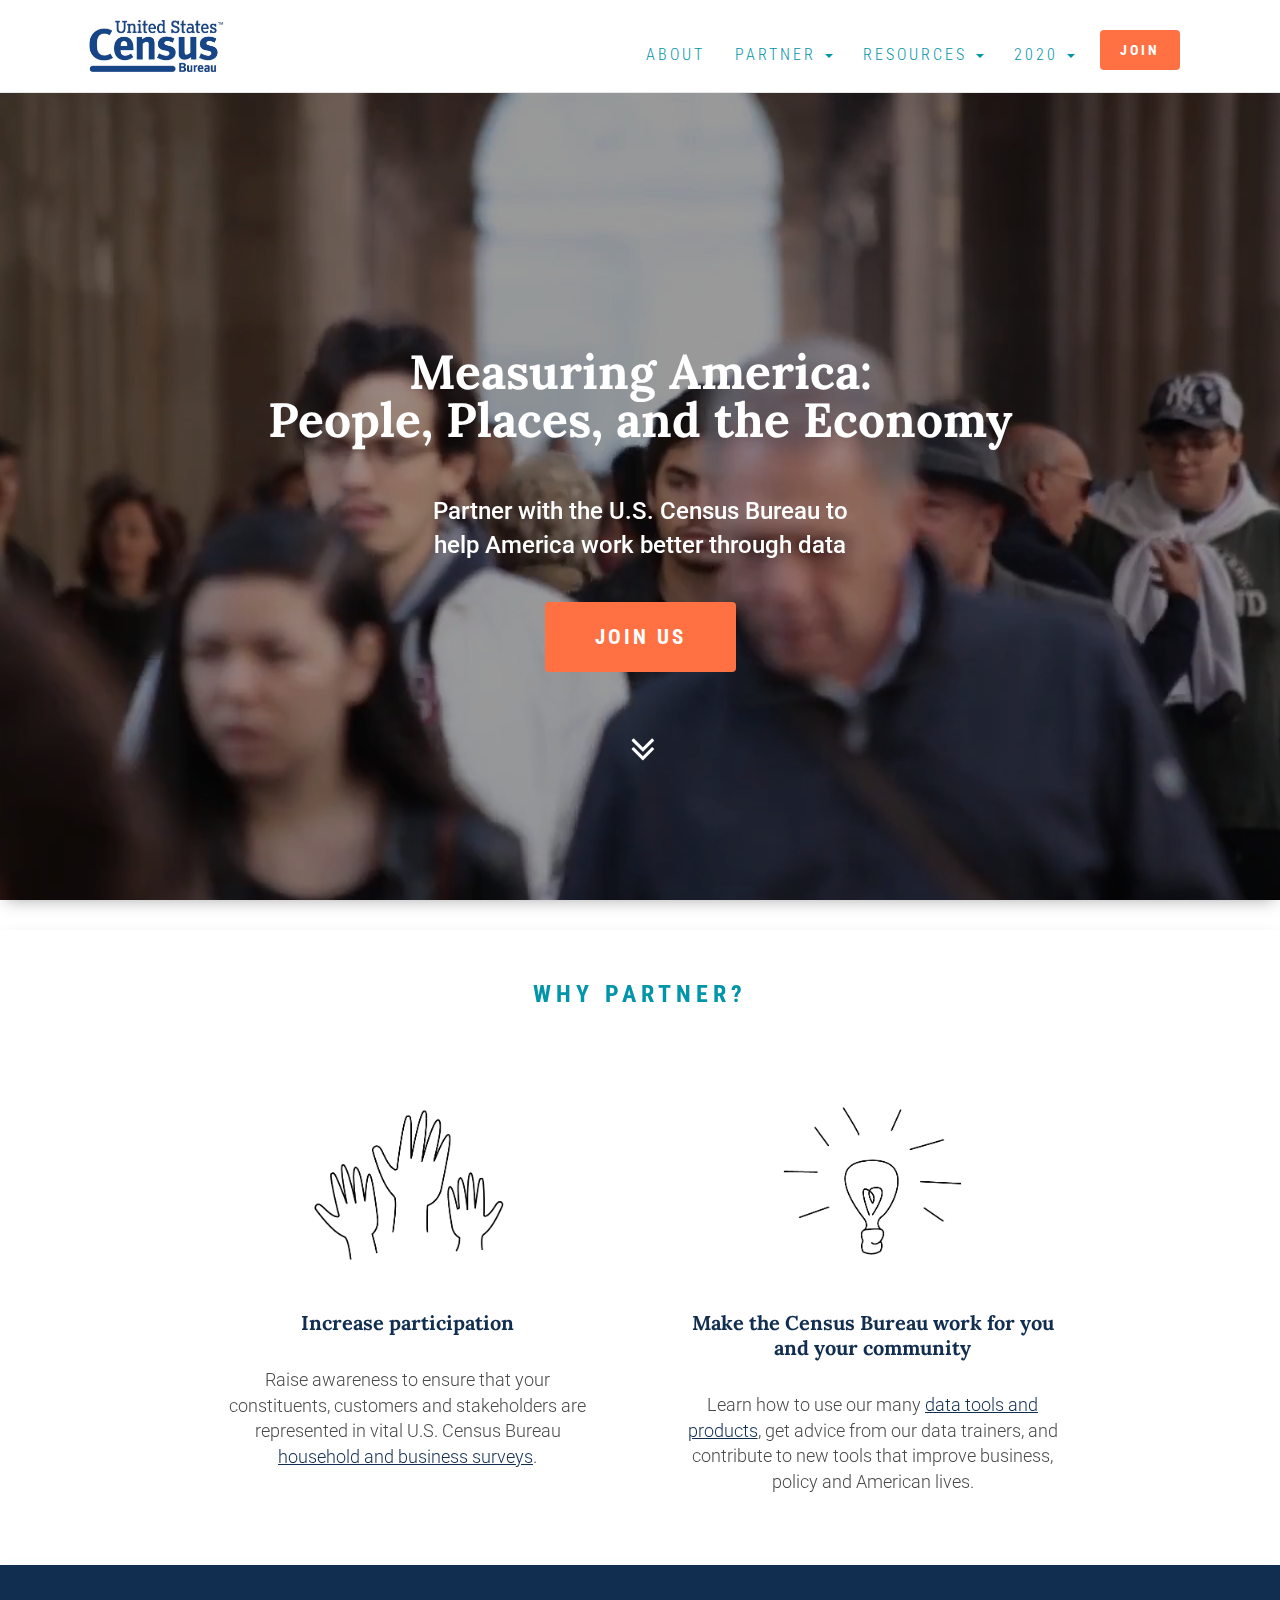
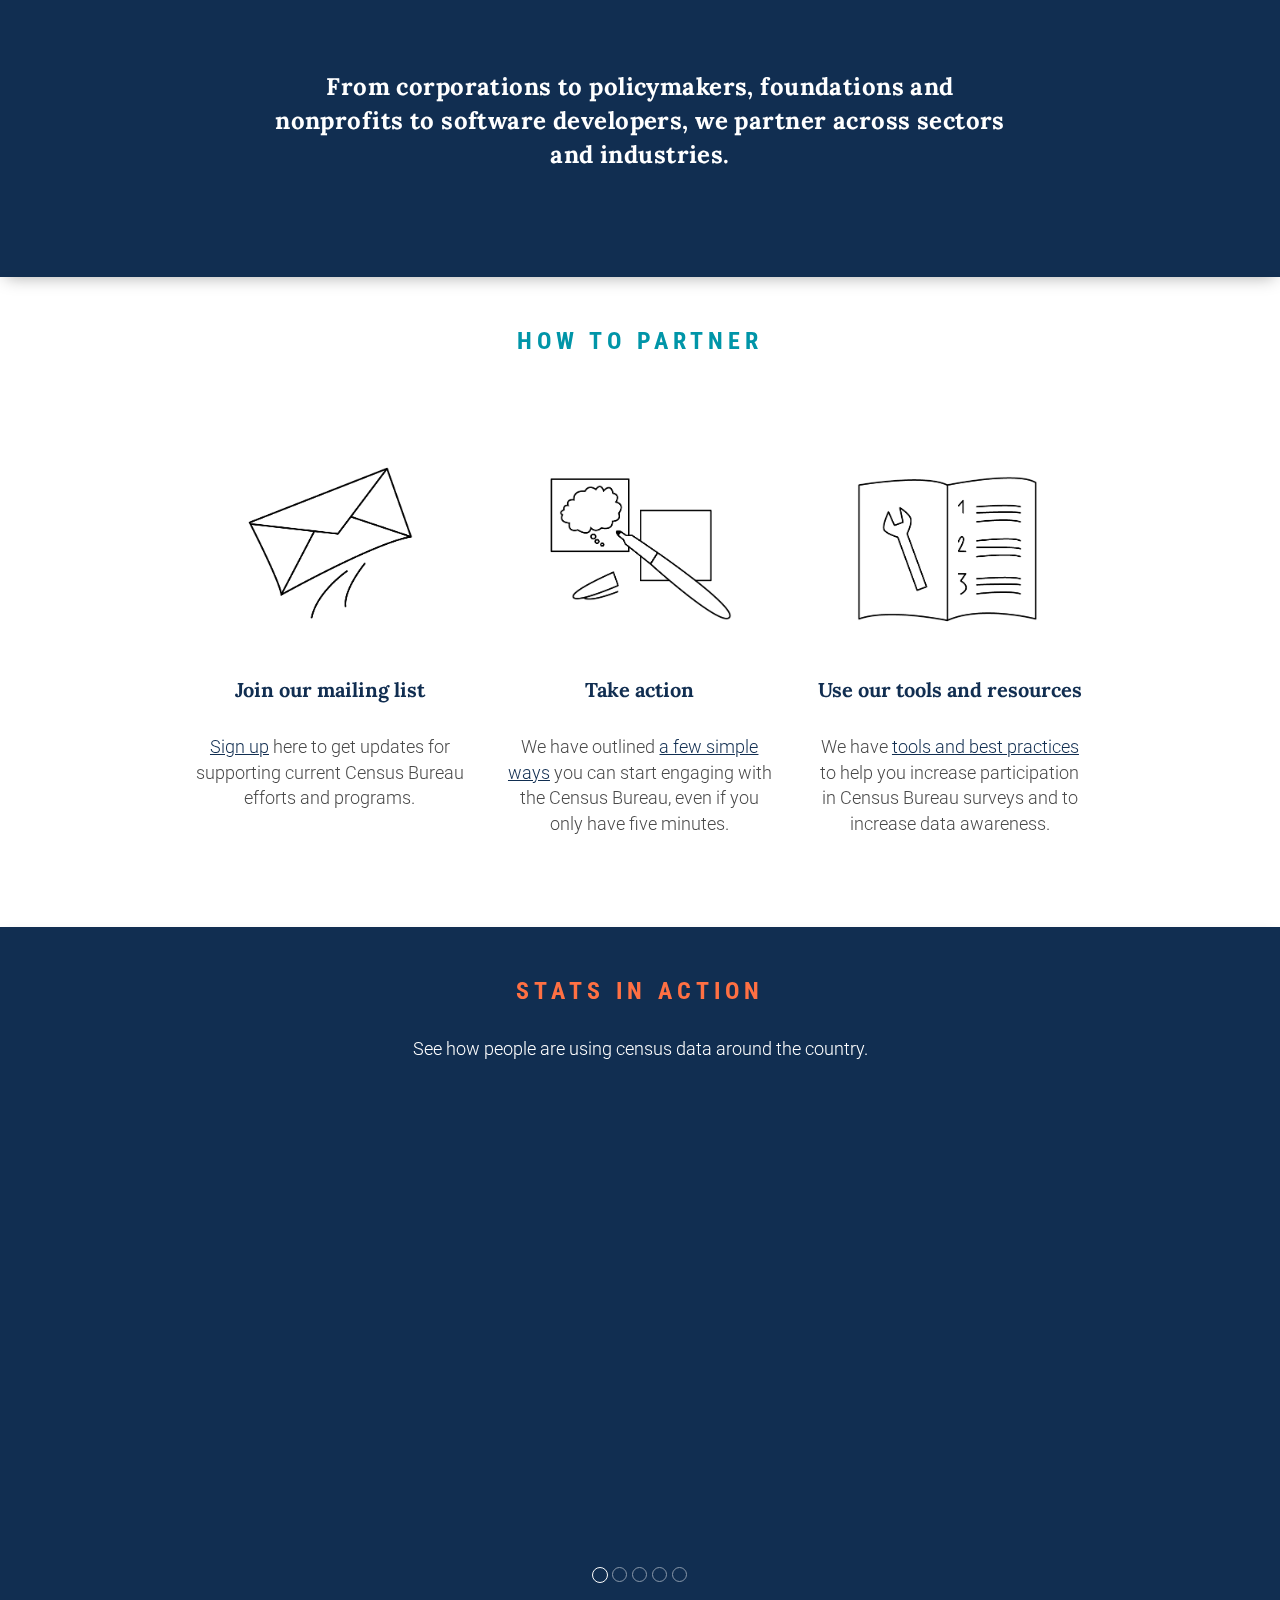
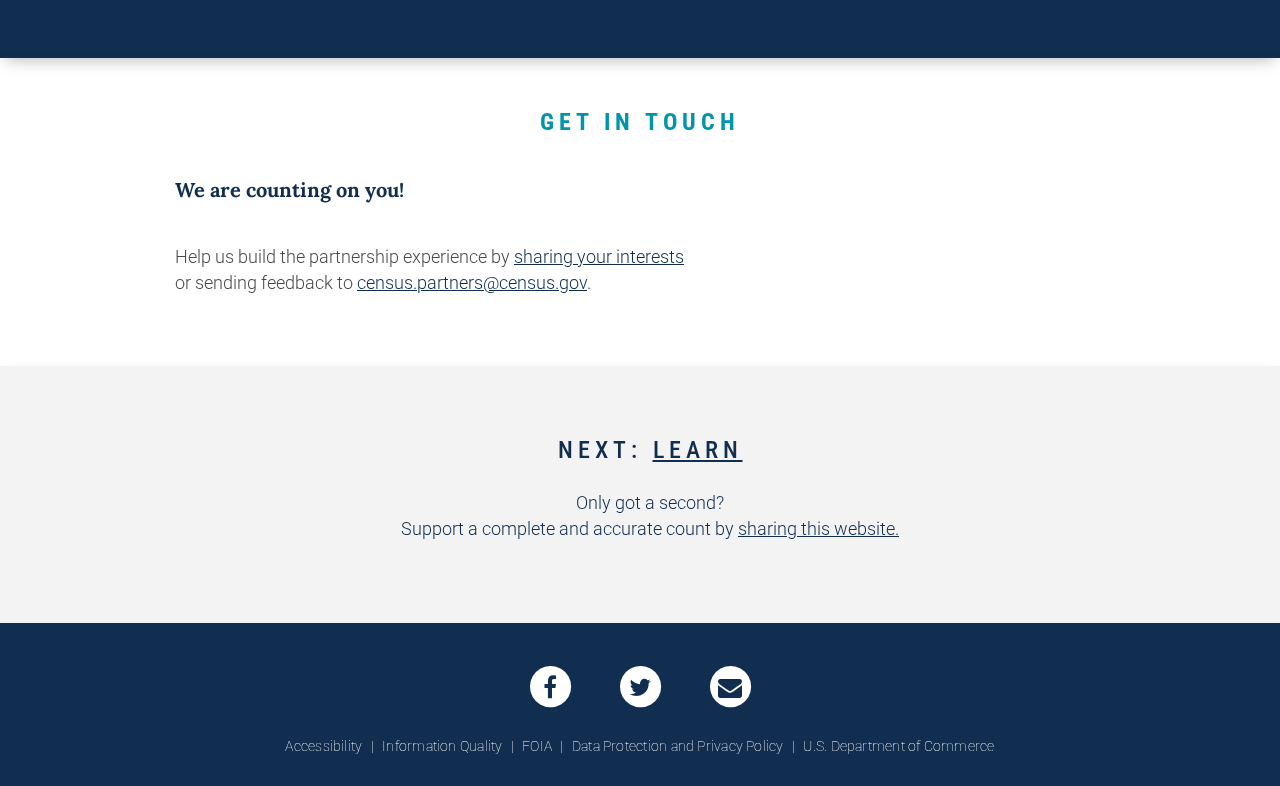
<file: index.html>
<!DOCTYPE html>
<html lang="">
	<head>
		<meta charset="utf-8">
		<meta http-equiv="X-UA-Compatible" content="IE=edge">
		<meta name="viewport" content="width=device-width, initial-scale=1">
		<title>Census Partnerships</title>

		<!-- Bootstrap CSS -->
		<link rel="stylesheet" href="src/css/bootstrap.min.css">

		<!-- Local CSS -->
		<link rel="stylesheet" href="src/css/landing.css">
		<link rel="stylesheet" href="src/css/custom.css">
		<link rel="stylesheet" href="src/fonts/font-awesome/css/font-awesome.min.css">

		<!-- HTML5 Shim and Respond.js IE8 support of HTML5 elements and media queries -->
		<!-- WARNING: Respond.js doesn't work if you view the page via file:// -->
		<!--[if lt IE 9]>
			<script src="https://oss.maxcdn.com/libs/html5shiv/3.7.2/html5shiv.min.js"></script>
			<script src="https://oss.maxcdn.com/libs/respond.js/1.4.2/respond.min.js"></script>
		<![endif]-->
		<link href="https://fonts.googleapis.com/css?family=Lora:700|Roboto+Condensed:700|Roboto:300" rel="stylesheet">
	</head>

	<body id="about">
	<!-- Navigation -->
		<nav class="navbar navbar-fixed-top navbar-default" role="navigation">
		  <div class="container-fluid">
		    <div class="navbar-header">
		      <button type="button" class="navbar-toggle collapsed" data-toggle="collapse" data-target="#bs-example-navbar-collapse-1" aria-expanded="false">
		        <span class="sr-only">Toggle navigation</span>
		        <span class="icon-bar"></span>
		        <span class="icon-bar"></span>
		        <span class="icon-bar"></span>
		      </button>
		      <a href="https://www.census.gov/">
		      	<img class="img img-responsive" id="main-logo" src="src/img/census-logo-white-bg2.jpg" alt="">
		  	  </a>
		    </div>

		    <div class="collapse navbar-collapse" id="bs-example-navbar-collapse-1">
			      <ul class="nav navbar-nav navbar-right">
				        <li><a href="index.html">About</a></li>
					        <li class="dropdown">
					          <a href="#" class="dropdown-toggle" data-toggle="dropdown" role="button" aria-haspopup="true" aria-expanded="false">Partner <span class="caret"></span></a>
						          <ul class="dropdown-menu" id="partner-dropdown">
							            <li><a href="learn.html">Learn</a></li>
							            <li role="separator" class="divider"></li>
							            <li><a href="act.html">Engage</a></li>
						          </ul>
					        </li>
						<li class="dropdown">
					          <a href="#" class="dropdown-toggle" data-toggle="dropdown" role="button" aria-haspopup="true" aria-expanded="false">Resources <span class="caret"></span></a>
						          <ul class="dropdown-menu">
							            <li><a href="toolkits.html">Toolkits</a></li>
							            <li role="separator" class="divider"></li>
							            <li><a href="workshops.html">Workshops</a></li>
							            <li role="separator" class="divider"></li>
							            <li><a href="maps.html">Mapping Tools</a></li>
							            <li role="separator" class="divider"></li>
							            <li><a href="https://www.census.gov/data/training-workshops.html" target="_blank">Training&nbsp;<i class="fa fas fa-external-link fa-stack-1x s-icon "></i></a> </li>
						          </ul>
					        </li>
					    <li class="dropdown">
					      <a href="2020.html" class="dropdown-toggle" data-toggle="dropdown" role="button" aria-haspopup="true" aria-expanded="false">2020 <span class="caret"></span></a>
					          <ul class="dropdown-menu">
						            <li><a href="2020.html">2020 Census</a></li>
						            <li role="separator" class="divider"></li>
						            <li><a href="Act-for-2020.html">Get Started</a></li>
						      </ul>
					  	</li>
					 <a href="join.html">
						 <button type="button" class="btn btn-default btn-bta" id="join-button">
								Join
						</button>
					</a>
			      </ul>
		    </div><!-- /.navbar-collapse -->
		  </div><!-- /.container-fluid -->
		</nav>


		<div class="jumbotron bottom-shadow vertical-center">
		  <video id="video-background" preload muted autoplay loop>
					<source src="src/img/landing-vid.mp4" type="video/mp4">
		  </video>
			<div class="container-fluid text-center">
				<div id="titleCard">
					<h1 class="h1-merriweather">
						Measuring America:
						<br>
						People, Places, and the Economy
					</h1>
					<h3>
						Partner with the U.S. Census Bureau to help America work better through data

					</h3>
				</div>

				<div class="col-xs-12">
					<a href="join.html">
						<button type="button" class="btn btn-default btn-bta" id="join-us-button" style="margin-top: 40px;">
							Join Us
						</button>
					</a>
				</div>
			</div>
		</div>

		<div id="icon-target">
			<a href="#learn" id="animated-arrows">
				<i class="animation-target fa  fa-angle-double-down fa-stack-2x"></i>
			</a>
		</div>

		<div id="learn" class="white-div bottom-shadow">
			<div class="container text-center">
				<h3 class="h1" id="section-heading">
					Why Partner?
				</h3>

				<div class="col-md-6">
					<img src="./src/img/CensusIllustration_Website-Participation.png" height="201" alt="lighbulb icon">
					<h3>Increase participation</h3>
					<p>Raise awareness to ensure that your constituents, customers and stakeholders are represented in vital U.S. Census Bureau <a href="https://www.census.gov/programs-surveys.html" target="_blank">household and business surveys</a>.</p>
				</div>

				<div class="col-md-6">
					<img src="./src/img/CensusIllustration_Website_Lightbulb.png" height="201" alt="lighbulb icon">
					<h3>Make the Census Bureau work for you and your community</h3>
					<p>Learn how to use our many  <a href="https://www.census.gov/data/data-tools.html" target="_blank">data tools and products</a>, get advice from our data trainers, and contribute to new tools that improve business, policy and American lives.</p>
				</div>

			</div>
		</div>

		<div class="blue-div bottom-shadow">
			<div class="container container-fluid">
				<p>
					From corporations to policymakers, foundations and nonprofits to software developers, we partner across sectors and industries.
				</p>
			</div>
		</div>

		<div id="partnerships" class="white-div bottom-shadow">
			<div class="container container-fluid text-center">
				<h3 id="section-heading">
					How to Partner
				</h3>
				<div class="col-md-4">
					<img src="./src/img/CensusIllustration_Website_JoinMailing.png" height="201" alt="lighbulb icon">
					<h3>Join our mailing list</h3>
					<p><a href="join.html">Sign up</a> here to get updates for supporting current Census Bureau efforts and programs.</p>
				</div>

				<div class="col-md-4">
					<img src="./src/img/CensusIllustration_Website_Ideation.png" height="201" alt="lighbulb icon">
					<h3>Take action</h3>
					<p>We have outlined <a href="act.html">a few simple ways</a>  you can start engaging with the Census Bureau, even if you only have five minutes.</p>
				</div>

				<div class="col-md-4">
					<img src="./src/img/CensusIllustration_Website_Toolkit.png" height="201" alt="lighbulb icon">
					<h3>Use our tools and resources</h3>
					<p>We have <a href="toolkits.html">tools and best practices</a> to help you increase participation in Census Bureau surveys and to increase data awareness.</p>
				</div>
			</div>
		</div>

		
		<div id="studies" class="white-div bottom-shadow navy-div">
				<div class="container container-fluid text-center">
					<h3 id="section-heading">
						Stats in Action 
					</h3>
					<p class="col-md-12">
						See how people are using census data around the country.
					</p>
				</div>

				<div class="container">

					<div id="myCarousel" class="carousel slide" data-ride="carousel">
					  <!-- Indicators -->
					  <ol class="carousel-indicators">
					    <li data-target="#myCarousel" data-slide-to="0" class="active"></li>
					    <li data-target="#myCarousel" data-slide-to="1"></li>
					    <li data-target="#myCarousel" data-slide-to="2"></li>
					    <li data-target="#myCarousel" data-slide-to="3"></li>
					    <li data-target="#myCarousel" data-slide-to="4"></li>
					  </ol>

					  <!-- Wrapper for slides -->
					  <div class="carousel-inner">
					    <div class="item active">
								<iframe width="100%" height="450" src="https://www.youtube.com/embed/4VJ-pfm3nrE" frameborder="0" allowfullscreen></iframe>
					    </div>
					    <div class="item">
								<iframe width="100%" height="450" src="https://www.youtube.com/embed/7j9Fk0gOmG0" frameborder="0" allowfullscreen></iframe>
					    </div>
					    <div class="item">
								<iframe width="100%" height="450" src="https://www.youtube.com/embed/jgsdQxTv5kY" frameborder="0" allowfullscreen></iframe>
					    </div>
					    <div class="item">
								<iframe width="100%" height="450" src="https://www.youtube.com/embed/CBDmE5Nj0BY" frameborder="0" allowfullscreen></iframe>
					    </div>
					    <div class="item">
								<iframe width="100%" height="450" src="https://www.youtube.com/embed/jFopk6LUHUw" frameborder="0" allowfullscreen></iframe>
					    </div>
					  </div>
					</div>
				</div>

			</div>


			<div id="get-in-touch" class="white-div bottom-shadow">
			<div class="container container-fluid">
				<h3 id="section-heading"> 
					Get In Touch
				</h3>
				<h3 id="counting-on-you">We are counting on you!</h3>
				<p>Help us build the partnership experience by <a href="join.html">sharing your interests</a><br> or sending feedback to <a href="mailto:census.partners@census.gov">census.partners@census.gov</a>.</p>

			</div>
		</div>

		<div id="next-learn" class="grey-div bottom-shadow text-center">
			<div class="container container-fluid">
				<h3> 
					Next: <a href="learn.html" style="text-decoration: underline">Learn</a>
				</h3>
				<p>Only got a second? <br> Support a complete and accurate count by <a href="http://www.facebook.com/sharer/sharer.php?u=https://www.census.gov/partners/"><u>sharing this website.</u></a></p>

			</div>
		</div>

		<footer>
			<div class="container container-fluid" id="footer-icons">

					<div class="text-center">

						<div class="col-xs-4 text-center social-div" >
							<a class="" href="https://www.facebook.com/uscensusbureau/" target="_blank">
								<span class="fa-stack social">
								  <i class="fa fa-circle fa-stack-2x b-icon"></i>
								  <i class="fa fa-facebook fa-stack-1x s-icon"></i>
								</span>
							</a>
						</div>

						<div class="col-xs-4 text-center social-div" >
							<a class="" href="https://twitter.com/uscensusbureau" target="_blank">
								<span class="fa-stack social">
								  <i class="fa fa-circle fa-stack-2x b-icon"></i>
								  <i class="fa fa-twitter fa-stack-1x s-icon"></i>
								</span>
							</a>
						</div>

						<div class="col-xs-4 text-center social-div" >
							<a class="" href="mailto:census.partners@census.gov" target="_blank">
								<span class="fa-stack social">
								  <i class="fa fa-circle fa-stack-2x b-icon"></i>
								  <i class="fa fa-envelope fa-stack-1x s-icon"></i>
								</span>
							</a>
						</div>

					</div>

				</div>
			</div>

			<div class="container text-center" id="footer-links">
          <a href="https://www.census.gov/about/policies/privacy/privacy-policy.html#par_textimage_1" title="Accessibility">
						Accessibility
					</a>
          <span>|</span>
          <a href="https://www.census.gov/quality/" title="Information Quality">
						Information Quality
					</a>
          <span>|</span>
          <a href="https://www.census.gov/foia/" title="FOIA">
						FOIA
					</a>
          <span>|</span>
          <a href="https://www.census.gov/privacy/" title="Data Protection and Privacy Policy">
						Data Protection and Privacy Policy
					</a>
          <span>|</span>
          <a href="https://www.commerce.gov/" title="U.S. Department of Commerce">
						U.S. Department of Commerce
					</a>
      </div>
		</footer>

		<!-- jQuery -->
		<script src="./src/js/jquery.min.js"></script>
		<!-- Bootstrap JavaScript -->
		<script src="./src/js/bootstrap.min.js"></script>
		<!-- IE10 viewport hack for Surface/desktop Windows 8 bug -->
		<script type="text/javascript">
		// Select all links with hashes
		$('a[href*="#"]')
		  // Remove links that don't actually link to anything
		  .not('[href="#"]')
		  .not('[href="#0"]')
		  .click(function(event) {
		    // On-page links
		    if (
		      location.pathname.replace(/^\//, '') == this.pathname.replace(/^\//, '')
		      &&
		      location.hostname == this.hostname
		    ) {
		      // Figure out element to scroll to
		      var target = $(this.hash);
		      target = target.length ? target : $('[name=' + this.hash.slice(1) + ']');
		      // Does a scroll target exist?
		      if (target.length) {
		        // Only prevent default if animation is actually gonna happen
		        event.preventDefault();
		        $('html, body').animate({
		          scrollTop: target.offset().top - 50
		        }, 1000, function() {
							// animation placeholder
		        });
		      }
		    }
		  });

		</script>
	</body>
</html>
</file>
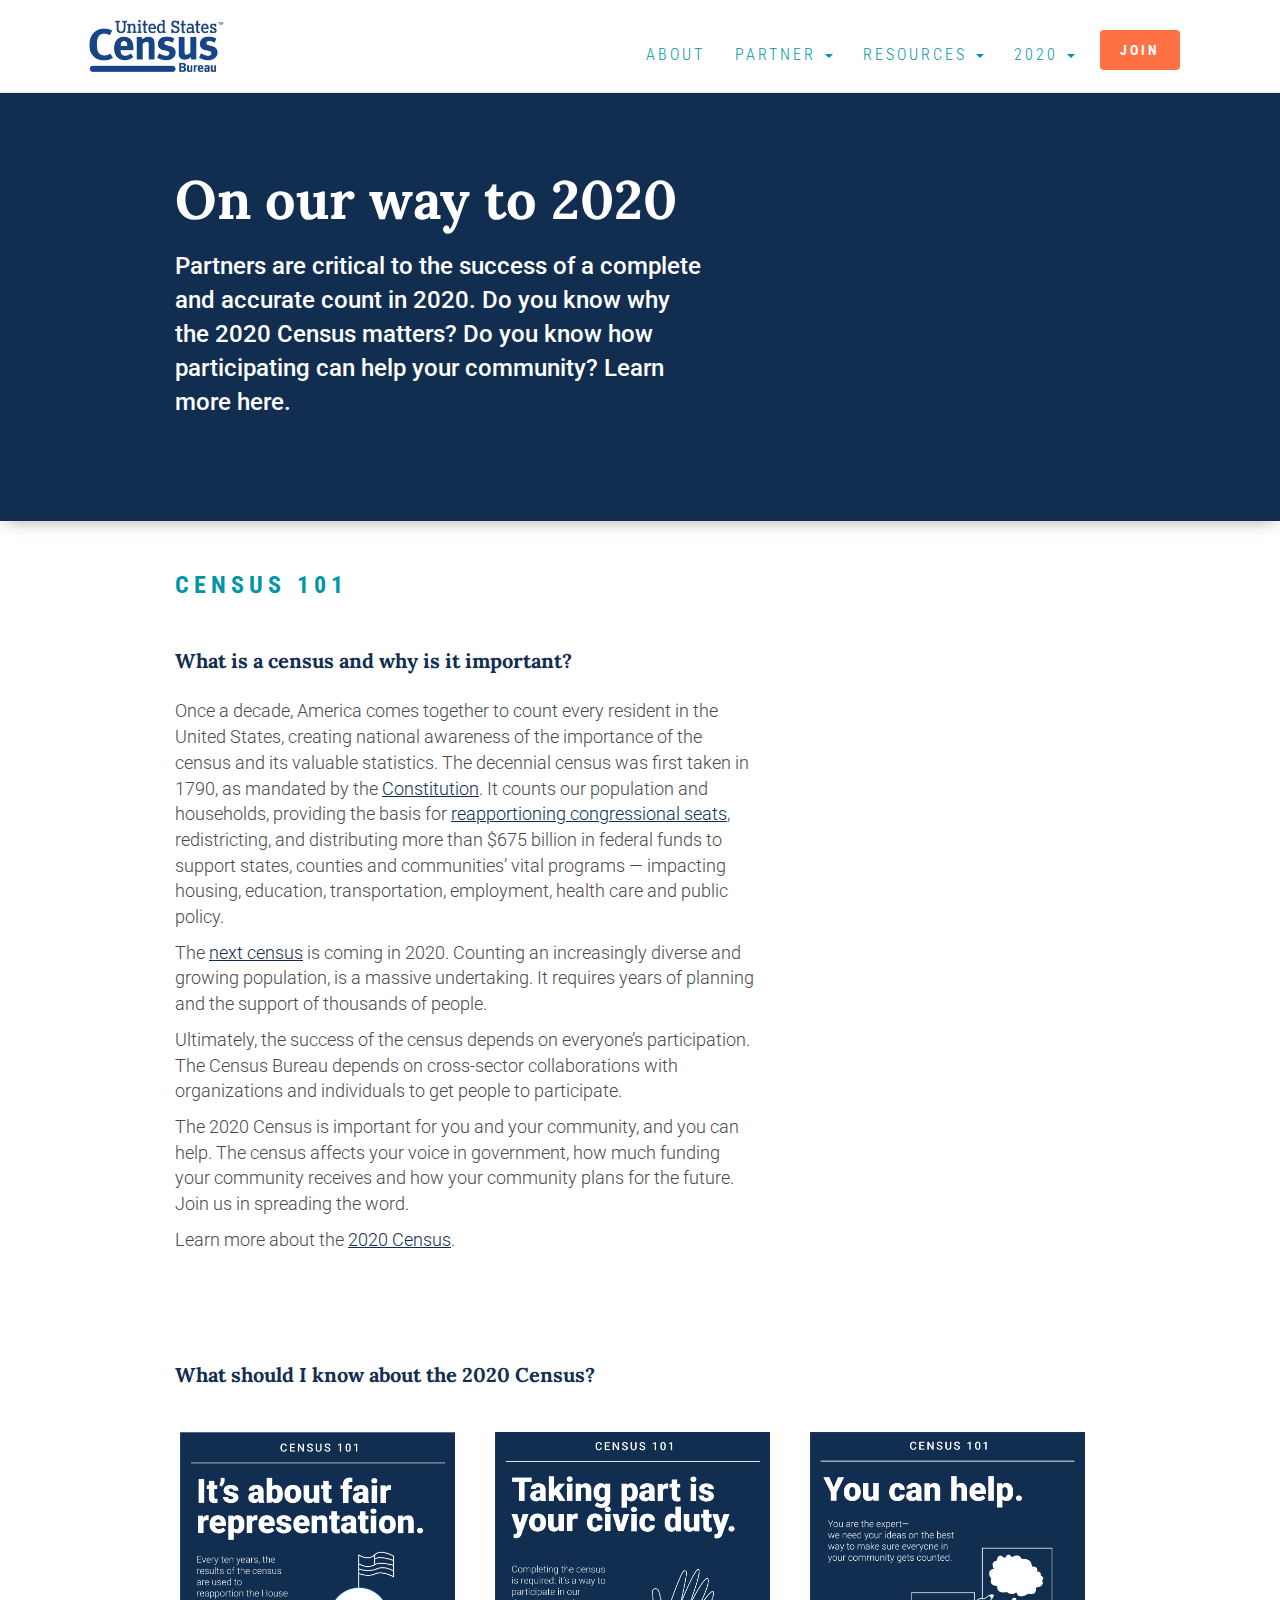
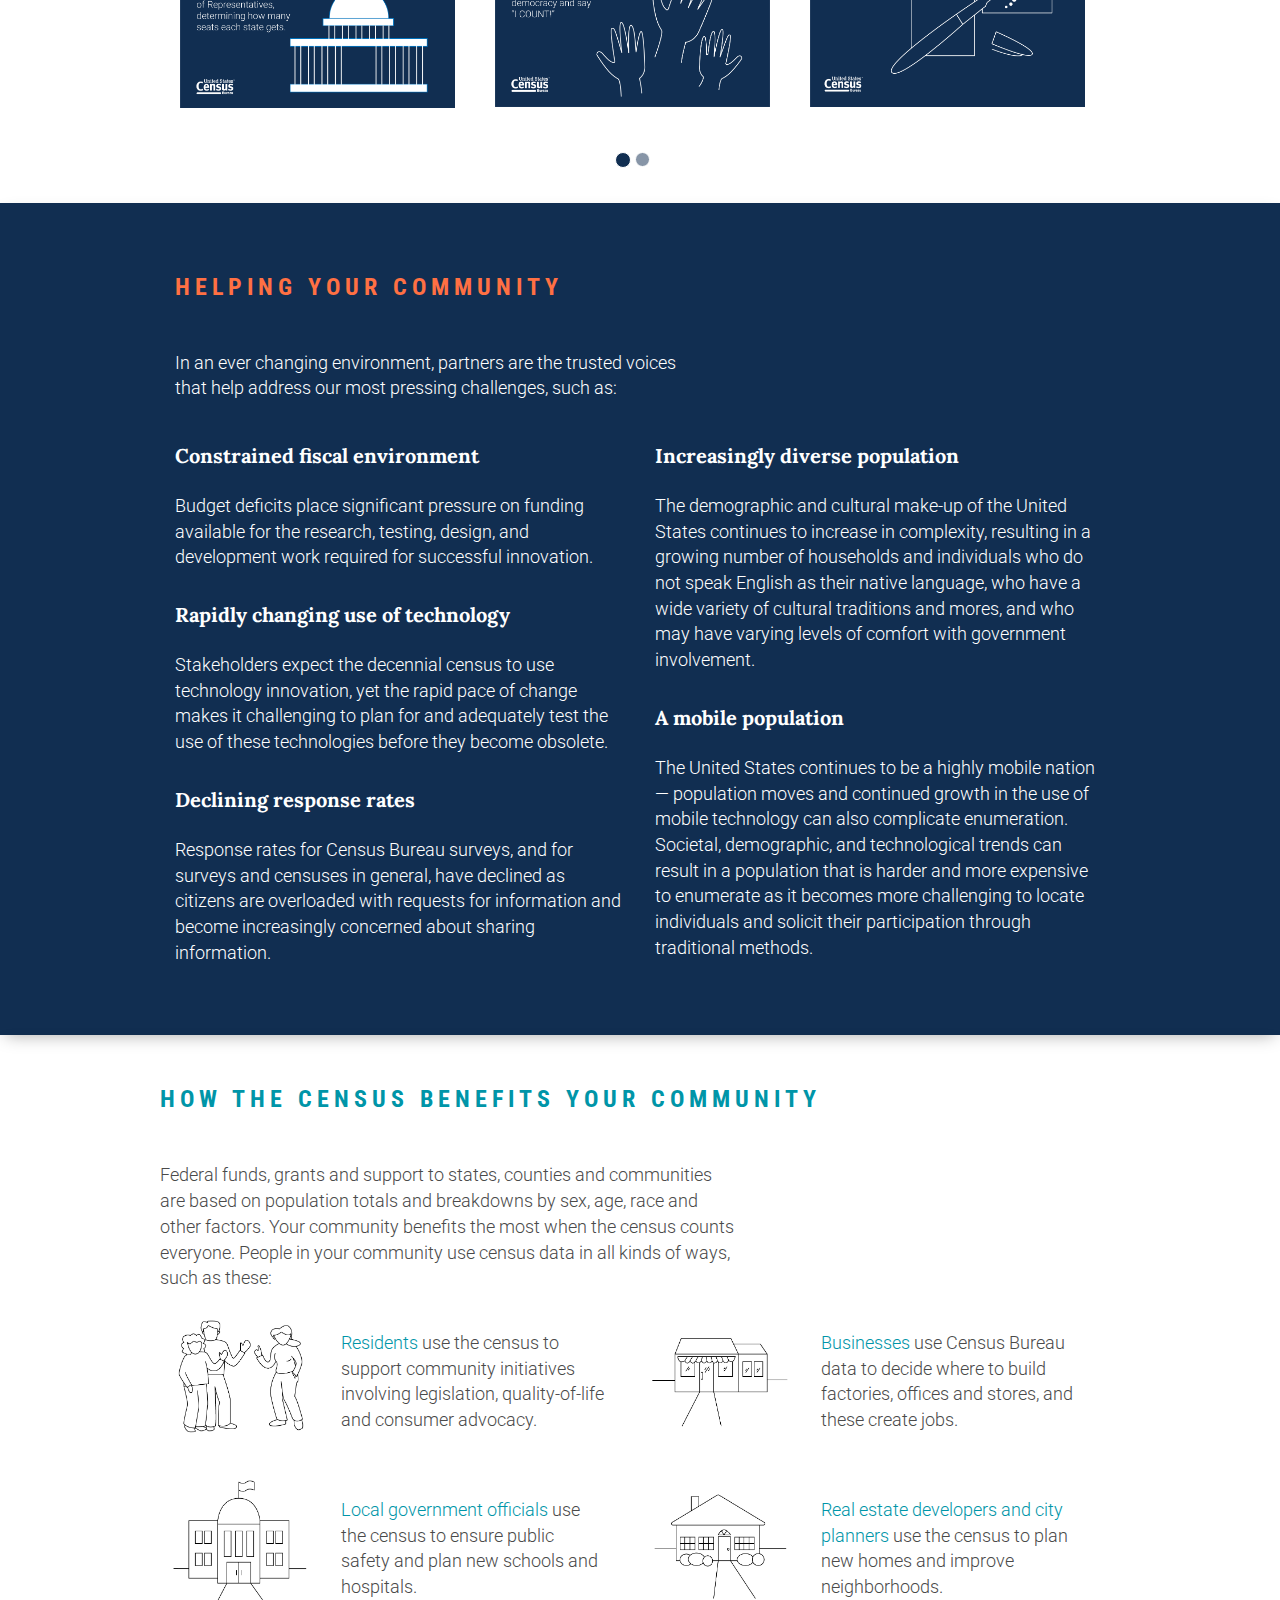
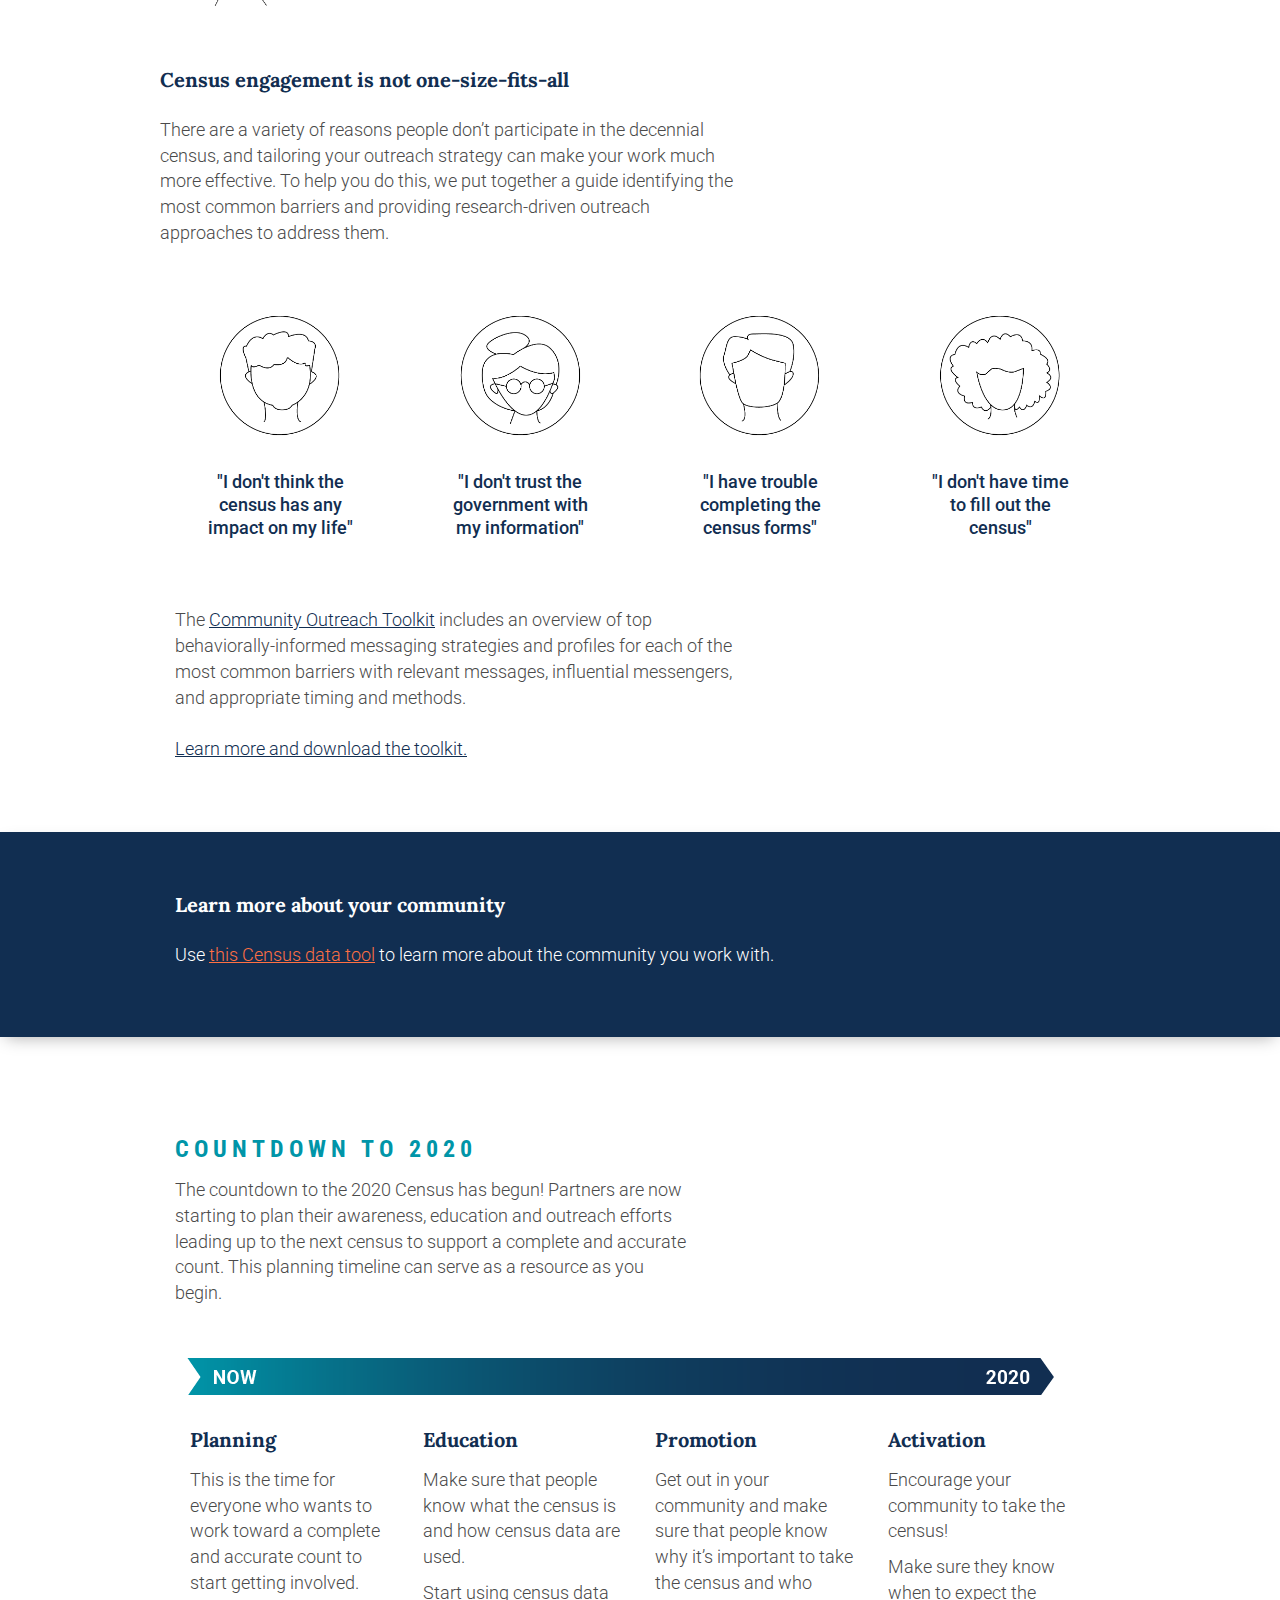
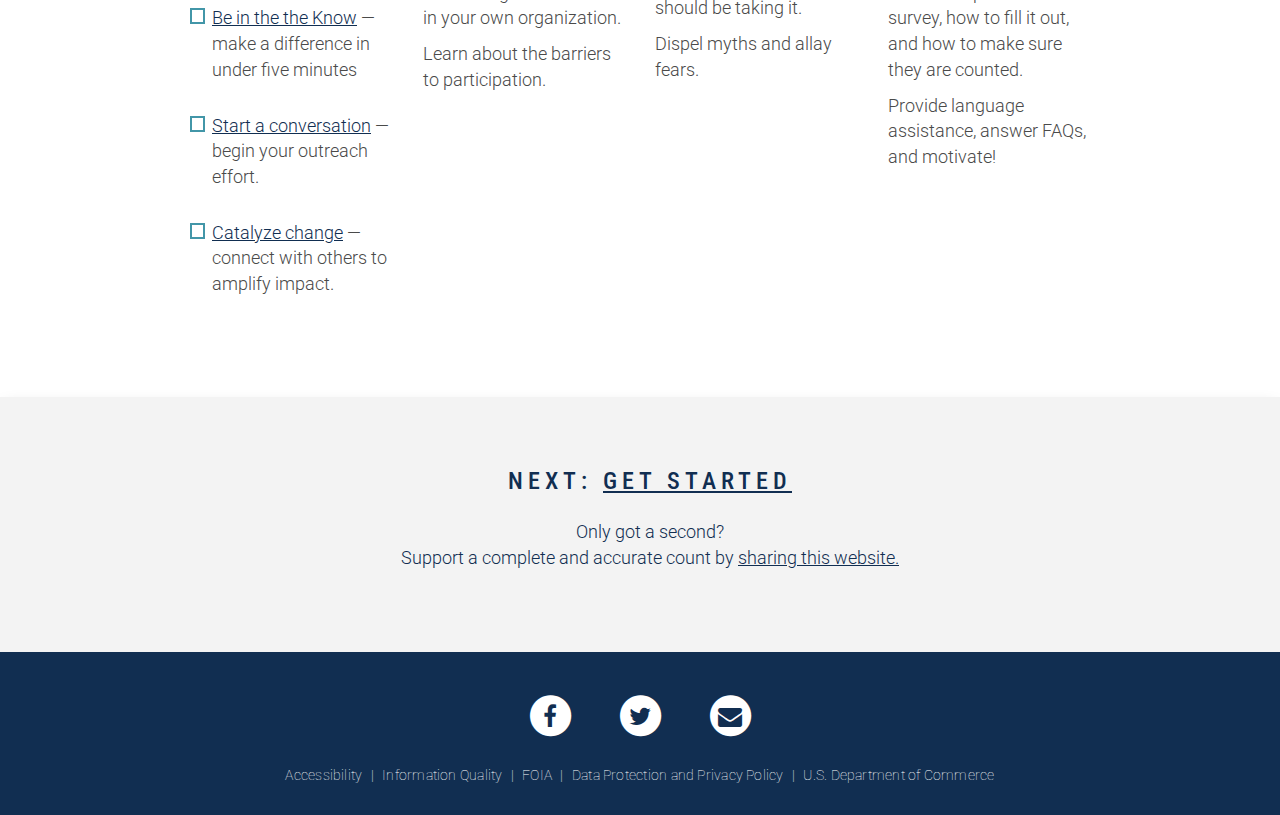
<file: 2020.html>
<!DOCTYPE html>
<html lang="">
	<head>
		<meta charset="utf-8">
		<meta http-equiv="X-UA-Compatible" content="IE=edge">
		<meta name="viewport" content="width=device-width, initial-scale=1">
		<title>Census Partnerships</title>

		<!-- Bootstrap CSS -->
		<link rel="stylesheet" href="src/css/bootstrap.min.css">

		<!-- Local CSS -->
		<link rel="stylesheet" href="src/css/landing.css">
		<link rel="stylesheet" href="src/css/custom.css">
		<link rel="stylesheet" href="src/fonts/font-awesome/css/font-awesome.min.css">

		<!-- HTML5 Shim and Respond.js IE8 support of HTML5 elements and media queries -->
		<!-- WARNING: Respond.js doesn't work if you view the page via file:// -->
		<!--[if lt IE 9]>
			<script src="https://oss.maxcdn.com/libs/html5shiv/3.7.2/html5shiv.min.js"></script>
			<script src="https://oss.maxcdn.com/libs/respond.js/1.4.2/respond.min.js"></script>
		<![endif]-->
		<link href="https://fonts.googleapis.com/css?family=Lora:700|Roboto+Condensed:700|Roboto:300" rel="stylesheet">
	</head>

	<body id="twentytwentypage">

	<!-- Navigation -->
		<nav class="navbar navbar-fixed-top navbar-default" role="navigation">
		  <div class="container-fluid">
		    <div class="navbar-header">
		      <button type="button" class="navbar-toggle collapsed" data-toggle="collapse" data-target="#bs-example-navbar-collapse-1" aria-expanded="false">
		        <span class="sr-only">Toggle navigation</span>
		        <span class="icon-bar"></span>
		        <span class="icon-bar"></span>
		        <span class="icon-bar"></span>
		      </button>
		      <a href="https://www.census.gov/">
		      	<img class="img img-responsive" id="main-logo" src="src/img/census-logo-white-bg2.jpg" alt="">
		  	  </a>
		    </div>

		    <div class="collapse navbar-collapse" id="bs-example-navbar-collapse-1">
			      <ul class="nav navbar-nav navbar-right">
				        <li><a href="index.html">About</a></li>
					        <li class="dropdown">
					          <a href="#" class="dropdown-toggle" data-toggle="dropdown" role="button" aria-haspopup="true" aria-expanded="false">Partner <span class="caret"></span></a>
						          <ul class="dropdown-menu" id="partner-dropdown">
							            <li><a href="learn.html">Learn</a></li>
							            <li role="separator" class="divider"></li>
							            <li><a href="act.html">Engage</a></li>
						          </ul>
					        </li>
						<li class="dropdown">
					          <a href="#" class="dropdown-toggle" data-toggle="dropdown" role="button" aria-haspopup="true" aria-expanded="false">Resources <span class="caret"></span></a>
						          <ul class="dropdown-menu">
							            <li><a href="toolkits.html">Toolkits</a></li>
							            <li role="separator" class="divider"></li>
							            <li><a href="workshops.html">Workshops</a></li>
							            <li role="separator" class="divider"></li>
							            <li><a href="maps.html">Mapping Tools</a></li>
							            <li role="separator" class="divider"></li>
							            <li><a href="https://www.census.gov/data/training-workshops.html" target="_blank">Training&nbsp;<i class="fa fas fa-external-link fa-stack-1x s-icon "></i></a> </li>
						          </ul>
					        </li>
					    <li class="dropdown">
					      <a href="2020.html" class="dropdown-toggle" data-toggle="dropdown" role="button" aria-haspopup="true" aria-expanded="false">2020 <span class="caret"></span></a>
					          <ul class="dropdown-menu">
						            <li><a href="2020.html">2020 Census</a></li>
						            <li role="separator" class="divider"></li>
						            <li><a href="Act-for-2020.html">Get Started</a></li>
						      </ul>
					  	</li>
					 <a href="join.html">
						 <button type="button" class="btn btn-default btn-bta" id="join-button">
								Join
						</button>
					</a>
			      </ul>
		    </div><!-- /.navbar-collapse -->
		  </div><!-- /.container-fluid -->
		</nav>

		<div class="blue-header-div bottom-shadow">
			<div class="container container-fluid">
					<h1>On our way to 2020</h1>
					<h3>Partners are critical to the success of a complete and accurate count in 2020. Do you know why the 2020 Census matters? Do you know how participating can help your community? Learn more here.</h3>
			</div>
		</div>
			
		</div>

<!-- Census 101 -->
	<div id="census-101" class="white-div bottom-shadow">
		<div class="container container-fluid" style="padding-left: 0px;">
			<div class="col-xs-12 col-sm-12 col-md-12 col-lg-12">
				<h3 id="section-heading">Census 101</h3>
				<h3>What is a census and why is it important?</h3>

				<p class="narrow-lg">Once a decade, America comes together to count every resident in the United States, creating national awareness of the importance of the census and its valuable statistics. The decennial census was first taken in 1790, as mandated by the <a href="https://www.census.gov/programs-surveys/decennial-census/2020-census/about/what-is.html" target="_blank">Constitution</a>. It counts our population and households, providing the basis for <a href="https://www.census.gov/library/video/census_apportionment_machine.html" target="_blank">reapportioning congressional seats</a>, redistricting, and distributing more than $675 billion in federal funds to support states, counties and communities’ vital programs — impacting housing, education, transportation, employment, health care and public policy. </p>

				<p class="narrow-lg">The <a href="https://www.census.gov/programs-surveys/decennial-census/2020-census/about.html" target="_blank"> next census</a>  is coming in 2020. Counting an increasingly diverse and growing population, is a massive undertaking. It requires years of planning and the support of thousands of people.</p>
				
				<p class="narrow-lg">Ultimately, the success of the census depends on everyone’s participation. The Census Bureau depends on cross-sector collaborations with organizations and individuals to get people to participate.</p>
 
				<p class="narrow-lg">The 2020 Census is important for you and your community, and you can help. The census affects your voice in government, how much funding your community receives and how your community plans for the future. Join us in spreading the word.</p>

				<p>Learn more about the <a href="https://www.census.gov/2020census" target="_blank">2020 Census</a>.</p>
			</div>

		<div class="col-xs-12 col-sm-12 col-md-12 col-lg-12" style="margin-bottom: 20px;">
			<h3 id="what-should-i-know">What should I know about the 2020 Census?</h3>

			<div id="myCarousel" class="carousel slide" data-ride="carousel">
					  <!-- Indicators -->
					  <ol class="carousel-indicators">
					    <li data-target="#myCarousel" data-slide-to="0" class="active"></li>
					    <li data-target="#myCarousel" data-slide-to="1"></li>
					  </ol>

					  <!-- Wrapper for slides -->
				<div class="carousel-inner">
					  <!--   <div class="item active">
								<iframe width="100%" height="450" src="https://www.youtube.com/embed/4VJ-pfm3nrE" frameborder="0" allowfullscreen></iframe>
					    </div> -->
					<div class="item active">
						<div class="row">
							<div class="col-md-4">
								<div class="overlay-box">
							            <div class="share-overlay">
							                <span>
							                <h3> Share </h3>
							                <a class="" href="mailto:census.partners@census.gov" target="_blank">
								  				<i class="fa fa-envelope fa-2x"></i>
											</a>

											<a class="" id="shareBtn" href="http://www.facebook.com/sharer/sharer.php?u=https://www.census.gov/partners/src/img/Census101_Graphic_Representation.png" target="_blank">
										  		<i class="fa fa-facebook fa-2x"></i>
											</a>
											<a class="" href="https://twitter.com/intent/tweet?url=http%3A%2F%2Fwww.census.gov/partners/src/img/Census101_Graphic_Representation.png%2F&text=What+should+I+know+about+the+2020+Census?" target="_blank">
										  		<i class="fa fa-twitter fa-2x"></i>
											</a>
											<a href="./src/img/Census101_Graphic_Representation.png" download>
										  		<i class="fa fa-download fa-2x"></i>
											</a>
											<br>
											
							                </span>
							         </div>
								<img class="img img-responsive" src="./src/img/Census101_Graphic_Representation.png" alt="pen icon">
        						</div>
							</div>

							<div class="col-md-4">
								<div class="overlay-box">
							            <div class="share-overlay">
							                <span>
							                <h3> Share </h3>
							                <a class="" href="mailto:census.partners@census.gov" target="_blank">
								  				<i class="fa fa-envelope fa-2x"></i>
											</a>
											<a class="" id="shareBtn" href="http://www.facebook.com/sharer/sharer.php?u=https://www.census.gov/partners/src/img/Census101_Graphic_CivicDuty.png" target="_blank">
										  		<i class="fa fa-facebook fa-2x"></i>
											</a>
											<a class="" href="https://twitter.com/intent/tweet?url=http%3A%2F%2Fwww.census.gov/partners/src/img/Census101_Graphic_CivicDuty.png%2F&text=What+should+I+know+about+the+2020+Census?" target="_blank">
										  		<i class="fa fa-twitter fa-2x"></i>
											</a>
											<a href="./src/img/Census101_Graphic_CivicDuty.png" download>
										  		<i class="fa fa-download fa-2x"></i>
											</a>
											<br>
											
							                </span>
							         </div>
								<img class="img img-responsive" src="./src/img/Census101_Graphic_CivicDuty.png" alt="lighbulb icon">
								</div>
							</div>

							<div class="col-md-4">
								<div class="overlay-box">
							            <div class="share-overlay">
							                <span>
							                <h3> Share </h3>
							                <a class="" href="mailto:census.partners@census.gov" target="_blank">
								  				<i class="fa fa-envelope fa-2x"></i>
											</a>
											<a class="" id="shareBtn" href="http://www.facebook.com/sharer/sharer.php?u=https://www.census.gov/partners/src/img/Census101_675Billion.png.png" target="_blank">
										  		<i class="fa fa-facebook fa-2x"></i>
											</a>
											<a class="" href="https://twitter.com/intent/tweet?url=http%3A%2F%2Fwww.census.gov/partners/src/img/Census101_Graphic_400billion.png%2F&text=What+should+I+know+about+the+2020+Census?" target="_blank">
										  		<i class="fa fa-twitter fa-2x"></i>
											</a>
											<a href="./src/img/Census101_675Billion.png" download>
										  		<i class="fa fa-download fa-2x"></i>
											</a>
											<br>
											
							                </span>
							         </div>
								<img class="img img-responsive" src="./src/img/Census101_675Billion.png" alt="textbook icon">
							</div>
							</div>
						</div>
					</div>

					<div class="item">
						<div class="row">
							<div class="col-md-4">
								<div class="overlay-box">
							            <div class="share-overlay">
							                <span>
							                <h3> Share </h3>
							                <a class="" href="mailto:census.partners@census.gov" target="_blank">
								  				<i class="fa fa-envelope fa-2x"></i>
											</a>
											<a class="" id="shareBtn" href="http://www.facebook.com/sharer/sharer.php?u=https://www.census.gov/partners/src/img/Census101_Graphic_Redistricting.png" target="_blank">
										  		<i class="fa fa-facebook fa-2x"></i>
											</a>
											<a class="" href="https://twitter.com/intent/tweet?url=http%3A%2F%2Fwww.census.gov/partners/src/img/Census101_Graphic_Redistricting.png%2F&text=What+should+I+know+about+the+2020+Census?" target="_blank">
										  		<i class="fa fa-twitter fa-2x"></i>
											</a>
											<a href="./src/img/Census101_Graphic_Redistricting.png" download>
										  		<i class="fa fa-download fa-2x"></i>
											</a>
											<br>
											
							                </span>
							         </div>
								<img class="img img-responsive" src="./src/img/Census101_Graphic_Redistricting.png" alt="textbook icon">
								</div>
							</div>

							<div class="col-md-4 ">
								<div class="overlay-box">
							            <div class="share-overlay">
							                <span>
							                <h3> Share </h3>
							                <a class="" href="mailto:census.partners@census.gov" target="_blank">
								  				<i class="fa fa-envelope fa-2x"></i>
											</a>
											<a class="" id="shareBtn" href="http://www.facebook.com/sharer/sharer.php?u=https://www.census.gov/partners/src/img/Census101_Graphic_EveryoneCounts.png" target="_blank">
										  		<i class="fa fa-facebook fa-2x"></i>
											</a>
											<a class="" href="https://twitter.com/intent/tweet?url=http%3A%2F%2Fwww.census.gov/partners/src/img/Census101_Graphic_EveryoneCounts.png%2F&text=What+should+I+know+about+the+2020+Census?" target="_blank">
										  		<i class="fa fa-twitter fa-2x"></i>
											</a>
											<a href="./src/img/Census101_Graphic_EveryoneCounts.png" download>
										  		<i class="fa fa-download fa-2x"></i>
											</a>
											<br>
											
							                </span>
							         </div>
								<img class="img img-responsive" src="./src/img/Census101_Graphic_EveryoneCounts.png" alt="textbook icon">
							</div>
							</div>

							<div class="col-md-4">
								<div class="overlay-box">
							            <div class="share-overlay">
							                <span>
							                <h3> Share </h3>
							                <a class="" href="mailto:census.partners@census.gov" target="_blank">
								  				<i class="fa fa-envelope fa-2x"></i>
											</a>
											<a class="" id="shareBtn" href="http://www.facebook.com/sharer/sharer.php?u=https://www.census.gov/partners/src/img/Census101_DataConfidential.png" target="_blank">
										  		<i class="fa fa-facebook fa-2x"></i>
											</a>
											<a class="" href="https://twitter.com/intent/tweet?url=http%3A%2F%2Fwww.census.gov/partners/src/img/Census101_DataConfidential.png%2F&text=What+should+I+know+about+the+2020+Census?" target="_blank">
										  		<i class="fa fa-twitter fa-2x"></i>
											</a>
											<a href="./src/img/Census101_DataConfidential.png" download>
										  		<i class="fa fa-download fa-2x"></i>
											</a>
											<br>
											
							                </span>
							         </div>
								<img class="img img-responsive" src="./src/img/Census101_DataConfidential.png" alt="textbook icon">
							</div>
							</div>
						</div>
					</div>
				</div>
			</div>
		</div>
					</div>

<!-- Helping Your Community -->
		<div id="helping-your-community" class="white-div bottom-shadow navy-div">
			<div class="container container-fluid">

			<h3 id="section-heading" style="padding-top: 20px">Helping Your Community</h3>

			<p class="narrow">In an ever changing environment, partners are the trusted voices that help address our most pressing challenges, such as:</p>

			<div class="row" id="helping-your-community-row">
				<div class="col-lg-6 col-md-6 col-sm-12 col-xs-12">	
					<h3 >Constrained fiscal environment</h3>
					<p>Budget deficits place significant pressure on funding available for the research, testing, design, and development work required for successful innovation.</p>

					<h3 >Rapidly changing use of technology</h3>
					<p>Stakeholders expect the decennial census to use technology innovation, yet the rapid pace of change makes it challenging to plan for and adequately test the use of these technologies before they become obsolete.</p>

					<h3>Declining response rates</h3>
					<p>Response rates for Census Bureau surveys, and for surveys and censuses in general, have declined as citizens are overloaded with requests for information and become increasingly concerned about sharing information.</p>
				</div>

				<div class="col-lg-6 col-md-6 col-sm-12 col-xs-12">
					<h3 >Increasingly diverse population</h3>
					<p>The demographic and cultural make-up of the United States continues to increase in complexity, resulting in a growing number of households and individuals who do not speak English as their native language, who have a wide variety of cultural traditions and mores, and who may have varying levels of comfort with government involvement.</p>

					<h3 >A mobile population</h3>
					<p>The United States continues to be a highly mobile nation— population moves and continued growth in the use of mobile technology can also complicate enumeration. Societal, demographic, and technological trends can result in a population that is harder and more expensive to enumerate as it becomes more challenging to locate individuals and solicit their participation through traditional methods.</p>
				</div>
			</div>	
		</div>
	</div>
		<div id="helping-your-community" class="white-div bottom-shadow">
			<div class="container container-fluid">
		<div class="row census-community mobile-padded">

			<h3 id="section-heading">How the census benefits your community</h3>
			<p class="narrow-lg">Federal funds, grants and support to states, counties and communities are based on population totals and breakdowns by sex, age, race and other factors. Your community benefits the most when the census counts everyone. People in your community use census data in all kinds of ways, such as these:</p>
		<!-- Residents -->
			<div class="col-sm-6 col-md-6 col-xs-12">


			   <div class="thumbnail">

			     <div class="col-sm-4 col-md-4 col-xs-12" align="center">
			         <img class="img" src="./src/img/CensusIllustration_Website_Residents.png" alt="lighbulb icon">
			     </div>

			   <div class="col-sm-8 col-md-8 col-xs-12">
			         <p><span style="color: #0095A8;">Residents</span> use the census to support community initiatives involving legislation, quality-of-life and consumer advocacy. </p>
			    </div>
			   </div>

			 </div>

		<!-- Business -->
			 <div class="col-sm-6 col-md-6 col-xs-12 align-middle">

			   <div class="thumbnail">

			     <div class="col-sm-4 col-md-4 col-xs-12 image-container" align="center">
			         <img class="img" src="./src/img/CensusIllustration_Website_Business.png" alt="lighbulb icon">
			     </div>

			   <div class="col-sm-8 col-md-8 col-xs-12">
			         <p><span style="color: #0095A8;">Businesses</span> use Census Bureau data to decide where to build factories, offices and stores, and these create jobs.</p>
			    </div>
			   </div>

			 </div>
		<!-- Local Governments -->
			<div class="col-sm-6 col-md-6 col-xs-12">

			   <div class="thumbnail">

			     <div class="col-sm-4 col-md-4 col-xs-12 image-container" align="center">
			         <img class="img" src="./src/img/CensusIllustration_Website_LocalGovt.png" alt="lighbulb icon">
			     </div>

			   <div class="col-sm-8 col-md-8 col-xs-12">
			         <p><span style="color: #0095A8;">Local government officials</span> use the census to ensure public safety and plan new schools and hospitals.</p>
			    </div>
			   </div>

			 </div> 

		<!-- Real Estate -->
			 <div class="col-sm-6 col-md-6 col-xs-12">

			   <div class="thumbnail">

			     <div class="col-sm-4 col-md-4 col-xs-12 image-container" align="center">
			         <img class="img" src="./src/img/CensusIllustration_Website_Home.png" alt="lighbulb icon">
			     </div>

			   <div class="col-sm-8 col-md-8 col-xs-12">
			         <p><span style="color: #0095A8;">Real estate developers and city planners</span> use the census to plan new homes and improve neighborhoods.</p>
			    </div>
			   </div>

			 </div> 

		</div>

		<div class="row census-engagement  mobile-padded">
				<h3>Census engagement is not one-size-fits-all</h3>
				<p class="narrow-lg">There are a variety of reasons people don’t participate in the decennial census, and tailoring your outreach strategy can make your work much more effective. To help you do this, we put together a guide identifying the most common barriers and providing research-driven outreach approaches to address them.</p>

				<div class="col-md-3 icon-col" align="center">
					<img class="img" src="./src/img/CensusIllustration_Website-Profile1.png" alt="lighbulb icon">
					<h5>"I don't think the census has any impact on my life"</h5>
				</div>

				<div class="col-md-3 icon-col" align="center">
					<img class="img" src="./src/img/CensusIllustration_Website-Profile2.png" alt="lighbulb icon">
					<h5>"I don't trust the government with my information"</h5>
				</div>

				<div class="col-md-3 icon-col" align="center">
					<img class="img" src="./src/img/CensusIllustration_Website_Profile3.png" alt="lighbulb icon">
					<h5>"I have trouble completing the census forms"</h5>
				</div>
				<div class="col-md-3" align="center">
					<img class="img" src="./src/img/CensusIllustration_Website_Profile4.png" alt="lighbulb icon">
					<h5>"I don't have time to fill out the census"</h5>
				</div>

			</div>
			
		<div class="row community-outreach-2020">
			<div class="col-xs-12 col-sm-12 col-md-8 col-lg-8">
				<p class="narrow-lg">The <a href="toolkit.pdf">Community Outreach Toolkit</a> includes an overview of top behaviorally-informed messaging strategies and profiles for each of the most common barriers with relevant messages, influential messengers, and appropriate timing and methods.

				<br><br>

				<a href="toolkit.pdf">Learn more and download the toolkit.</a></p>
			</div>
		</div>
	</div></div>
		<div id="helping-your-community" class="white-div bottom-shadow navy-div" style="padding-top: 60px">
		<div class="container container-fluid">
		
		<div class="row">
			<div class="col-xs-12 col-sm-12 col-md-8 col-lg-8">
				<h3 style="margin-top: 0px">Learn more about your community</h3>
				<p>Use <a href="https://www.census.gov/roam" style="text-decoration: underline;">this Census data tool</a> to learn more about the community you work with.</p>

			</div>
		</div>
	</div>
</div>



<!-- COUNTDOWN -->
		<div id="countdown">
			<div class="container container-fluid">
				<h3 id="section-heading" style="margin-top: 100px;">
					Countdown to 2020
				</h3>
				<p class="narrow">The countdown to the 2020 Census has begun! Partners are now starting to plan their awareness, education and outreach efforts leading up to the next census to support a complete and accurate count. This planning timeline can serve as a resource as you begin.</p>

				<div class="col-xs-12 col-sm-12 col-md-12 col-lg-12">
					<img src="src/img/arrow.png" alt="arrow" class="img img-responsive" style="max-width: none; margin-left: -5px">
				</div>

				<div class="col-xs-12 col-sm-12 col-md-3 col-lg-3">
					<h3>Planning</h3>
					<p>This is the time for everyone who wants to work toward a complete and accurate count to start getting involved.</p>
					<ul>
						<li><p><a href="act.html">Be in the the Know</a> — make a difference in under five minutes</p></li>
						<li><p><a href="join.html">Start a conversation</a> — begin your outreach effort.</p></li>
						<li><p><a href="Act-for-2020.html">Catalyze change</a> — connect with others to amplify impact.</p></li>
					</ul>
				</div>

				<div class="col-xs-12 col-sm-12 col-md-3 col-lg-3">
					<h3>Education</h3>
					<p>Make sure that people know what the census is and how census data are used.</p>
					<p>Start using census data in your own organization.</p>
					<p>Learn about the barriers to participation.</p>
				</div>

				<div class="col-xs-12 col-sm-12 col-md-3 col-lg-3">
					<h3>Promotion</h3>
					<p>Get out in your community and make sure that people know why it’s important to take the census and who should be taking it.</p>
					<p>Dispel myths and allay fears.</p>
				</div>
				<div class="col-md-3">
					<h3>Activation</h3>
					<p>Encourage your community to take the census!</p>
					<p>Make sure they know when to expect the survey, how to fill it out, and how to make sure they are counted.</p>
					<p>Provide language assistance, answer FAQs, and motivate!</p>
				</div>
		

			</div>
		</div>
</div>
		<div id="next-join" class="grey-div bottom-shadow text-center">
			<div class="container container-fluid">
				<h3> 
				Next: <a href="Act-for-2020.html" style="text-decoration: underline">Get Started</a>
				</h3>
				<p>Only got a second? <br> Support a complete and accurate count by <a href="http://www.facebook.com/sharer/sharer.php?u=https://www.census.gov/partners/"><u>sharing this website.</u></a></p>

			</div>
		</div>

		<footer>
			<div class="container container-fluid" id="footer-icons">

					<div class="text-center">

						<div class="col-xs-4 text-center social-div" >
							<a class="" href="https://www.facebook.com/uscensusbureau/" target="_blank">
								<span class="fa-stack social">
								  <i class="fa fa-circle fa-stack-2x b-icon"></i>
								  <i class="fa fa-facebook fa-stack-1x s-icon"></i>
								</span>
							</a>
						</div>

						<div class="col-xs-4 text-center social-div" >
							<a class="" href="https://twitter.com/uscensusbureau" target="_blank">
								<span class="fa-stack social">
								  <i class="fa fa-circle fa-stack-2x b-icon"></i>
								  <i class="fa fa-twitter fa-stack-1x s-icon"></i>
								</span>
							</a>
						</div>

						<div class="col-xs-4 text-center social-div" >
							<a class="" href="mailto:census.partners@census.gov" target="_blank">
								<span class="fa-stack social">
								  <i class="fa fa-circle fa-stack-2x b-icon"></i>
								  <i class="fa fa-envelope fa-stack-1x s-icon"></i>
								</span>
							</a>
						</div>

					</div>

				</div>
			</div>

			<div class="container text-center" id="footer-links">
          <a href="https://www.census.gov/about/policies/privacy/privacy-policy.html#par_textimage_1" title="Accessibility">
						Accessibility
					</a>
          <span>|</span>
          <a href="https://www.census.gov/quality/" title="Information Quality">
						Information Quality
					</a>
          <span>|</span>
          <a href="https://www.census.gov/foia/" title="FOIA">
						FOIA
					</a>
          <span>|</span>
          <a href="https://www.census.gov/privacy/" title="Data Protection and Privacy Policy">
						Data Protection and Privacy Policy
					</a>
          <span>|</span>
          <a href="https://www.commerce.gov/" title="U.S. Department of Commerce">
						U.S. Department of Commerce
					</a>
      </div>
		</footer>

		<!-- jQuery -->
		<script src="./src/js/jquery.min.js"></script>
		<!-- Bootstrap JavaScript -->
		<script src="./src/js/bootstrap.min.js"></script>
		<!-- IE10 viewport hack for Surface/desktop Windows 8 bug -->
		<script type="text/javascript">
		// Select all links with hashes
		$('a[href*="#"]')
		  // Remove links that don't actually link to anything
		  .not('[href="#"]')
		  .not('[href="#0"]')
		  .click(function(event) {
		    // On-page links
		    if (
		      location.pathname.replace(/^\//, '') == this.pathname.replace(/^\//, '')
		      &&
		      location.hostname == this.hostname
		    ) {
		      // Figure out element to scroll to
		      var target = $(this.hash);
		      target = target.length ? target : $('[name=' + this.hash.slice(1) + ']');
		      // Does a scroll target exist?
		      if (target.length) {
		        // Only prevent default if animation is actually gonna happen
		        event.preventDefault();
		        $('html, body').animate({
		          scrollTop: target.offset().top - 50
		        }, 1000, function() {
							// animation placeholder
		        });
		      }
		    }
		  });

		</script>

	</body>
</html>
</file>
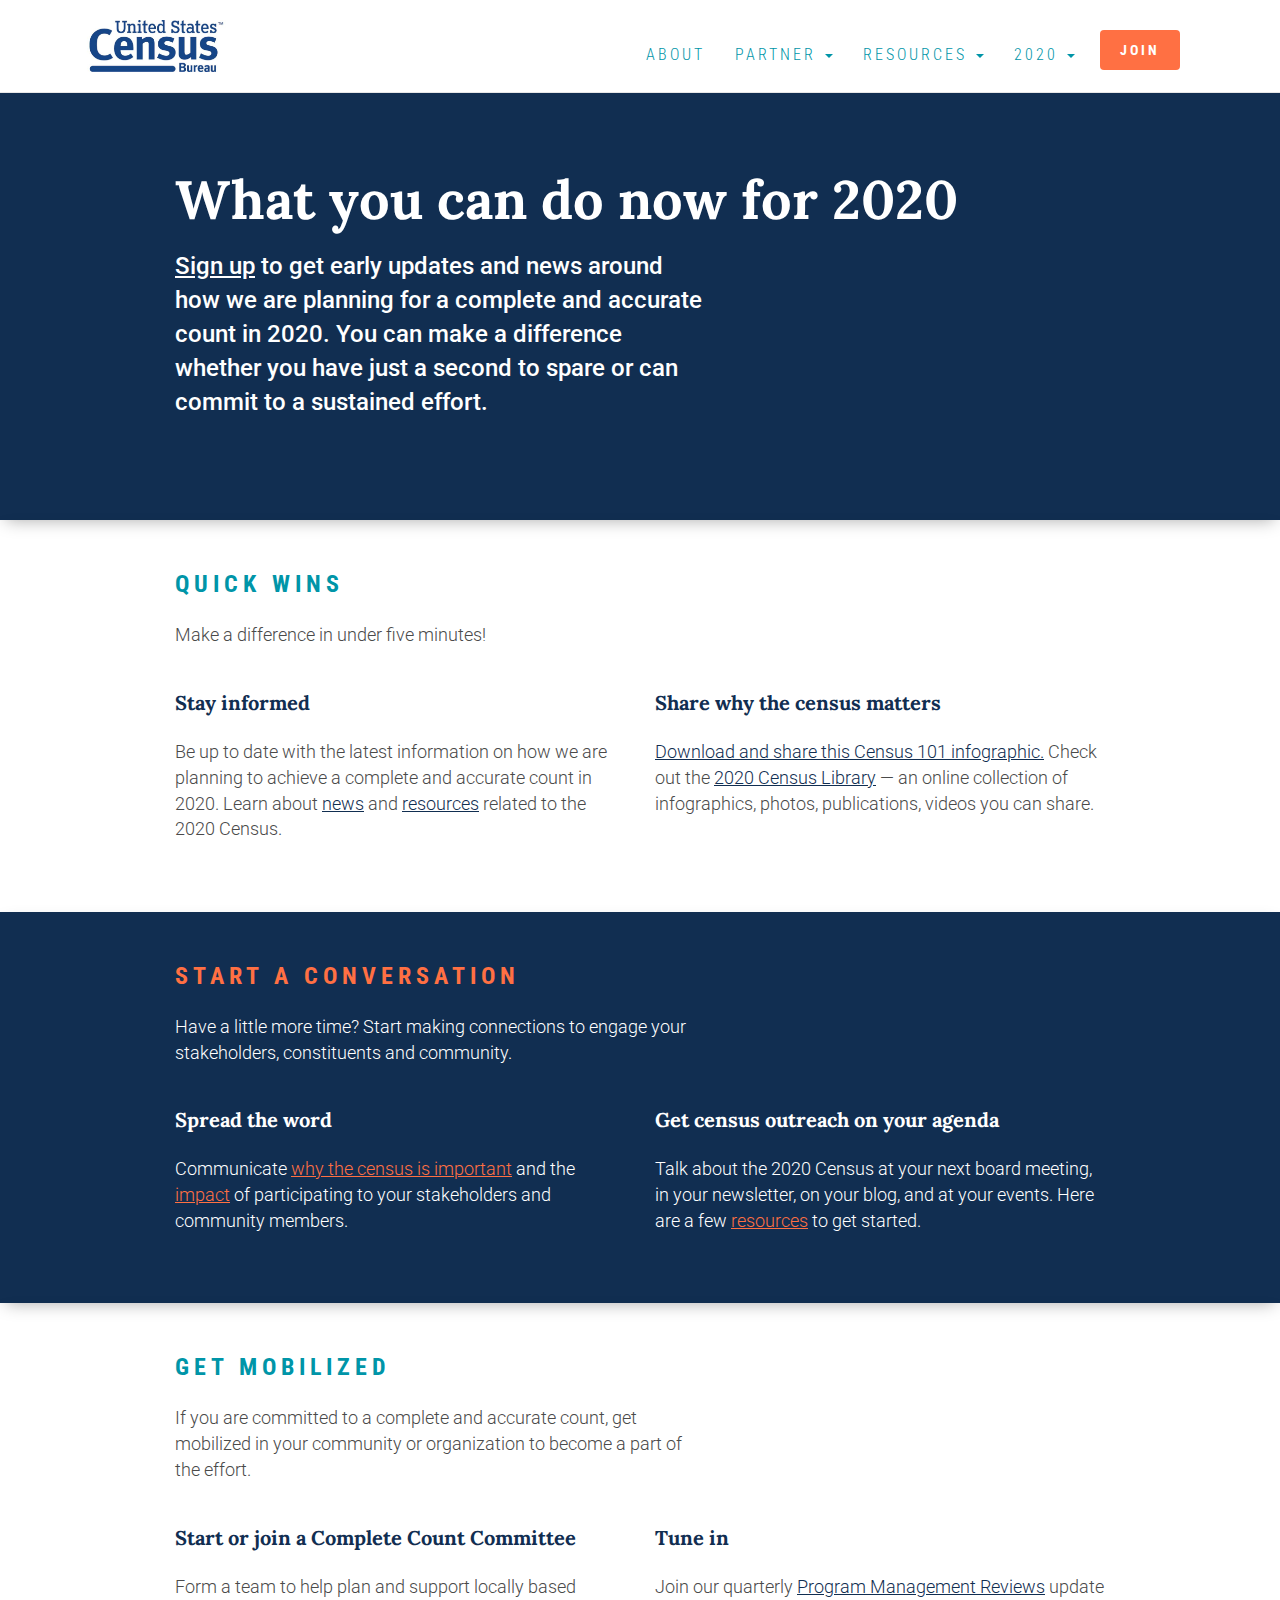
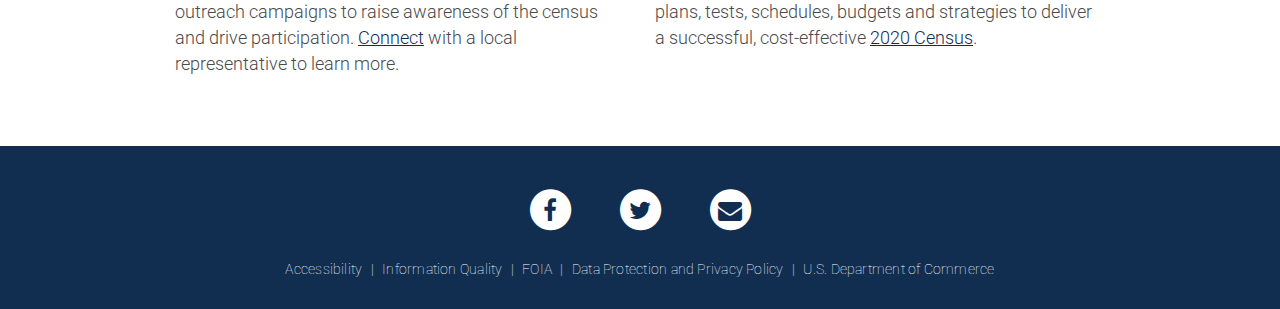
<file: Act-for-2020.html>
<!DOCTYPE html>
<html lang="">
	<head>
		<meta charset="utf-8">
		<meta http-equiv="X-UA-Compatible" content="IE=edge">
		<meta name="viewport" content="width=device-width, initial-scale=1">
		<title>Census Partnerships</title>

		<!-- Bootstrap CSS -->
		<link rel="stylesheet" href="src/css/bootstrap.min.css">

		<!-- Local CSS -->
		<link rel="stylesheet" href="src/css/landing.css">
		<link rel="stylesheet" href="src/css/custom.css">
		<link rel="stylesheet" href="src/fonts/font-awesome/css/font-awesome.min.css">

		<!-- HTML5 Shim and Respond.js IE8 support of HTML5 elements and media queries -->
		<!-- WARNING: Respond.js doesn't work if you view the page via file:// -->
		<!--[if lt IE 9]>
			<script src="https://oss.maxcdn.com/libs/html5shiv/3.7.2/html5shiv.min.js"></script>
			<script src="https://oss.maxcdn.com/libs/respond.js/1.4.2/respond.min.js"></script>
		<![endif]-->
		<link href="https://fonts.googleapis.com/css?family=Lora:700|Roboto+Condensed:700|Roboto:300" rel="stylesheet">
	</head>

	<body id="act-2020">

	<!-- Navigation -->		<nav class="navbar navbar-fixed-top navbar-default" role="navigation">
		  <div class="container-fluid">
		    <div class="navbar-header">
		      <button type="button" class="navbar-toggle collapsed" data-toggle="collapse" data-target="#bs-example-navbar-collapse-1" aria-expanded="false">
		        <span class="sr-only">Toggle navigation</span>
		        <span class="icon-bar"></span>
		        <span class="icon-bar"></span>
		        <span class="icon-bar"></span>
		      </button>
		      <a href="https://www.census.gov/">
		      	<img class="img img-responsive" id="main-logo" src="src/img/census-logo-white-bg2.jpg" alt="">
		  	  </a>		    </div>

		    <div class="collapse navbar-collapse" id="bs-example-navbar-collapse-1">
			      <ul class="nav navbar-nav navbar-right">
				        <li><a href="index.html">About</a></li>
					        <li class="dropdown">
					          <a href="#" class="dropdown-toggle" data-toggle="dropdown" role="button" aria-haspopup="true" aria-expanded="false">Partner <span class="caret"></span></a>
						          <ul class="dropdown-menu" id="partner-dropdown">
							            <li><a href="learn.html">Learn</a></li>
							            <li role="separator" class="divider"></li>
							            <li><a href="act.html">Engage</a></li>
						          </ul>
					        </li>
						<li class="dropdown">
					          <a href="#" class="dropdown-toggle" data-toggle="dropdown" role="button" aria-haspopup="true" aria-expanded="false">Resources <span class="caret"></span></a>
						          <ul class="dropdown-menu">
							            <li><a href="toolkits.html">Toolkits</a></li>
							            <li role="separator" class="divider"></li>
							            <li><a href="workshops.html">Workshops</a></li>
							            <li role="separator" class="divider"></li>
							            <li><a href="maps.html">Mapping Tools</a></li>
							            <li role="separator" class="divider"></li>
							            <li><a href="https://www.census.gov/data/training-workshops.html" target="_blank">Training&nbsp;<i class="fa fas fa-external-link fa-stack-1x s-icon "></i></a> </li>
						          </ul>
					        </li>
					    <li class="dropdown">
					      <a href="2020.html" class="dropdown-toggle" data-toggle="dropdown" role="button" aria-haspopup="true" aria-expanded="false">2020 <span class="caret"></span></a>
					          <ul class="dropdown-menu">
						            <li><a href="2020.html">2020 Census</a></li>
						            <li role="separator" class="divider"></li>
						            <li><a href="Act-for-2020.html">Get Started</a></li>
						      </ul>
					  	</li>
					 <a href="join.html">
						 <button type="button" class="btn btn-default btn-bta" id="join-button">
								Join
						</button>
					</a>
			      </ul>
		    </div><!-- /.navbar-collapse -->
		  </div><!-- /.container-fluid -->
		</nav>

		<div class="blue-header-div bottom-shadow">
			<div class="container container-fluid">
					<h1>What you can do now for 2020</h1>
					<h3><a href="https://public.govdelivery.com/accounts/USCENSUS/subscriber/new" target="_blank" style="font-size: 24px;">Sign up</a> to get early updates and news around how we are planning for a complete and accurate count in 2020. You can make a difference whether you have just a second to spare or can commit to a sustained effort. </h3>
			</div>
		</div>
			
		</div>


<!-- Quick Wins -->
		<div id="quick-wins" class="white-div bottom-shadow">
			<div class="container container-fluid">

			<div>
				<h3 class="act-header" id="section-heading">Quick Wins</h3>
				<p>Make a difference in under five minutes!</p>


					<div class="row">
						<div class="col-xs-12 col-sm-6 col-md-6 col-lg-6">
							<h3>Stay informed</h3>
					 		<p>Be up to date with the latest information on how we are planning to achieve a complete and accurate count in 2020. Learn about <a href="https://www.census.gov/programs-surveys/decennial-census/2020-census/news.All.html" target="_blank">news</a> and <a href="https://www.census.gov/programs-surveys/decennial-census/2020-census/planning-management.html" target="_blank">resources</a> related to the 2020 Census.</p>
						 </div>

						<div class="col-xs-12 col-sm-6 col-md-6 col-lg-6">
			 				<h3>Share why the census matters</h3>
			 				<p><a href="census101.pdf">Download and share this Census 101 infographic.</a> Check out the <a href="https://www.census.gov/programs-surveys/decennial-census/2020-census/library.html" target="_blank">2020 Census Library</a> — an online collection of infographics, photos, publications, videos you can share. </p>
						</div>
					</div>
			</div>
		</div>
	</div>

	<!-- Start a Conversation -->
		<div id="start-a-conversation" class="white-div bottom-shadow navy-div">
			<div class="container container-fluid">
			<div>
				<h3 class="act-header" id="section-heading">Start a Conversation</h3>
				<p class="narrow">Have a little more time? Start making connections to engage your stakeholders, constituents and community.</p>

					<div class="row">
			 			<div class="col-xs-12 col-sm-6 col-md-6 col-lg-6">
			 				<h3>Spread the word</h3>
			 				<p>Communicate <a href="https://www.census.gov/programs-surveys/decennial-census/about/why.html" target="_blank">why the census is important</a> and the <a href="https://www.census.gov/programs-surveys/decennial-census/about.html" target="_blank">impact</a> of participating to your stakeholders and community members.</p>

			 			</div>
						
						<div class="col-xs-12 col-sm-6 col-md-6 col-lg-6">
							<h3>Get census outreach on your agenda</h3>
							<p>Talk about the 2020 Census at your next board meeting, in your newsletter, on your blog, and at your events. Here are a few <a href="https://www.census.gov/programs-surveys/decennial-census/2020-census/planning-management.html" target="_blank">resources</a> to get started.</p>

						</div>
					</div>
			</div>
		</div>
	</div>


<!-- Get Mobilized -->
		<div id="get-mobilized" class="white-div bottom-shadow">
			<div class="container container-fluid">
			<div>
				<h3 class="act-header" id="section-heading">Get Mobilized</h3>
				<p class="narrow">If you are committed to a complete and accurate count, get mobilized in your community or organization to become a part of the effort.</p>

					<div class="row mobile-padded">
			 			<div class="col-xs-12 col-sm-12 col-md-6 col-lg-6 not-padded">
			 				<h3>Start or join a Complete Count Committee</h3>
			 				<p>Form a team to help plan and support locally based outreach campaigns to raise awareness of the census and drive participation. <a href="join.html">Connect</a> with a local representative to learn more. </p>

			 			</div>

			 			<div class="col-xs-12 col-sm-12 col-md-6 col-lg-6 not-padded">
			 				<h3>Tune in</h3>
			 				<p>Join our quarterly <a href="https://www.census.gov/programs-surveys/decennial-census/2020-census/planning-management/program-briefings.html" target="_blank">Program Management Reviews</a> update plans, tests, schedules, budgets and strategies to deliver a successful, cost-effective <a href="https://www.census.gov/2020census">2020 Census</a>.
			 				</p>

			 			</div>
						
					</div>
			</div>
		</div>
	</div>


		<footer>
			<div class="container container-fluid" id="footer-icons">

					<div class="text-center">

						<div class="col-xs-4 text-center social-div" >
							<a class="" href="https://www.facebook.com/uscensusbureau/" target="_blank">
								<span class="fa-stack social">
								  <i class="fa fa-circle fa-stack-2x b-icon"></i>
								  <i class="fa fa-facebook fa-stack-1x s-icon"></i>
								</span>
							</a>
						</div>

						<div class="col-xs-4 text-center social-div" >
							<a class="" href="https://twitter.com/uscensusbureau" target="_blank">
								<span class="fa-stack social">
								  <i class="fa fa-circle fa-stack-2x b-icon"></i>
								  <i class="fa fa-twitter fa-stack-1x s-icon"></i>
								</span>
							</a>
						</div>

						<div class="col-xs-4 text-center social-div" >
							<a class="" href="mailto:census.partners@census.gov" target="_blank">
								<span class="fa-stack social">
								  <i class="fa fa-circle fa-stack-2x b-icon"></i>
								  <i class="fa fa-envelope fa-stack-1x s-icon"></i>
								</span>
							</a>
						</div>

					</div>

				</div>
			</div>

			<div class="container text-center" id="footer-links">
          <a href="https://www.census.gov/about/policies/privacy/privacy-policy.html#par_textimage_1" title="Accessibility">
						Accessibility
					</a>
          <span>|</span>
          <a href="https://www.census.gov/quality/" title="Information Quality">
						Information Quality
					</a>
          <span>|</span>
          <a href="https://www.census.gov/foia/" title="FOIA">
						FOIA
					</a>
          <span>|</span>
          <a href="https://www.census.gov/privacy/" title="Data Protection and Privacy Policy">
						Data Protection and Privacy Policy
					</a>
          <span>|</span>
          <a href="https://www.commerce.gov/" title="U.S. Department of Commerce">
						U.S. Department of Commerce
					</a>
      </div>
		</footer>

		<!-- jQuery -->
		<script src="./src/js/jquery.min.js"></script>
		<!-- Bootstrap JavaScript -->
		<script src="./src/js/bootstrap.min.js"></script>
		<!-- IE10 viewport hack for Surface/desktop Windows 8 bug -->
		<script type="text/javascript">
		// Select all links with hashes
		$('a[href*="#"]')
		  // Remove links that don't actually link to anything
		  .not('[href="#"]')
		  .not('[href="#0"]')
		  .click(function(event) {
		    // On-page links
		    if (
		      location.pathname.replace(/^\//, '') == this.pathname.replace(/^\//, '')
		      &&
		      location.hostname == this.hostname
		    ) {
		      // Figure out element to scroll to
		      var target = $(this.hash);
		      target = target.length ? target : $('[name=' + this.hash.slice(1) + ']');
		      // Does a scroll target exist?
		      if (target.length) {
		        // Only prevent default if animation is actually gonna happen
		        event.preventDefault();
		        $('html, body').animate({
		          scrollTop: target.offset().top - 50
		        }, 1000, function() {
							// animation placeholder
		        });
		      }
		    }
		  });

		</script>
	</body>
</html>
</file>
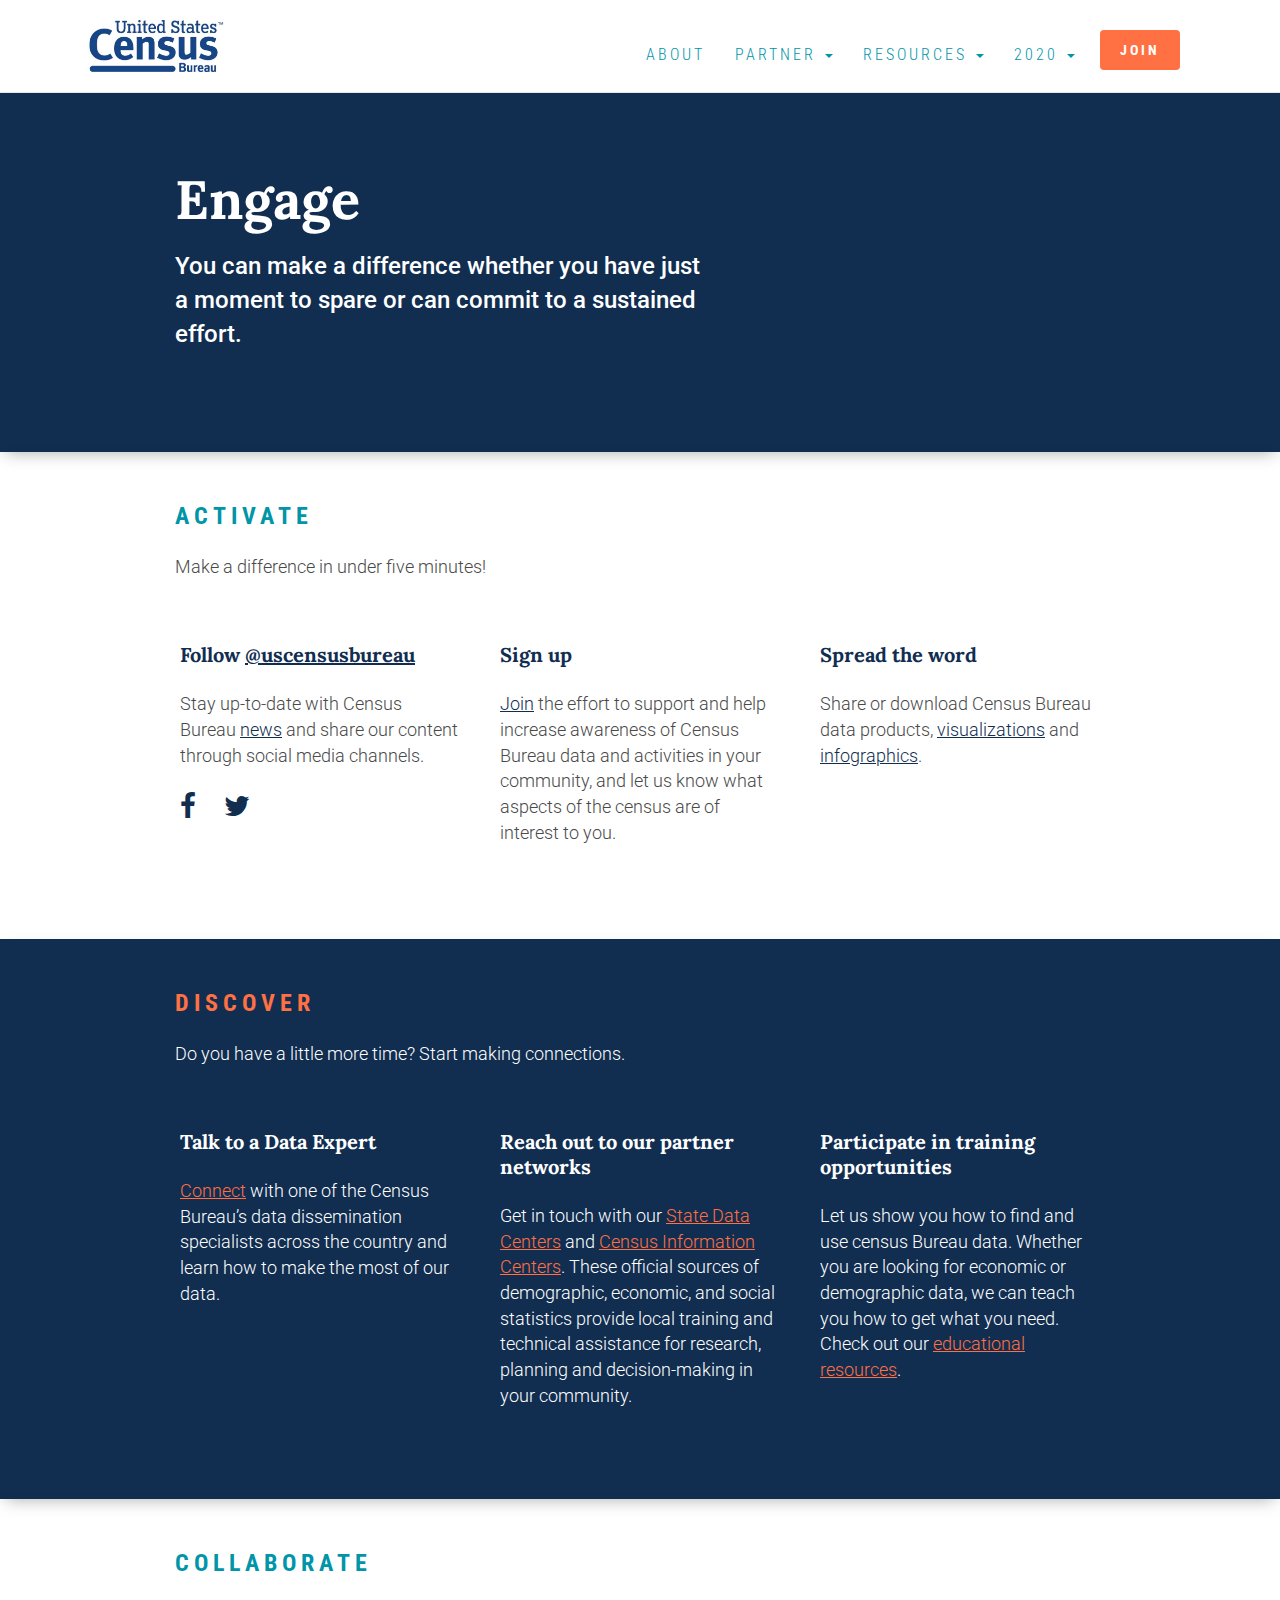
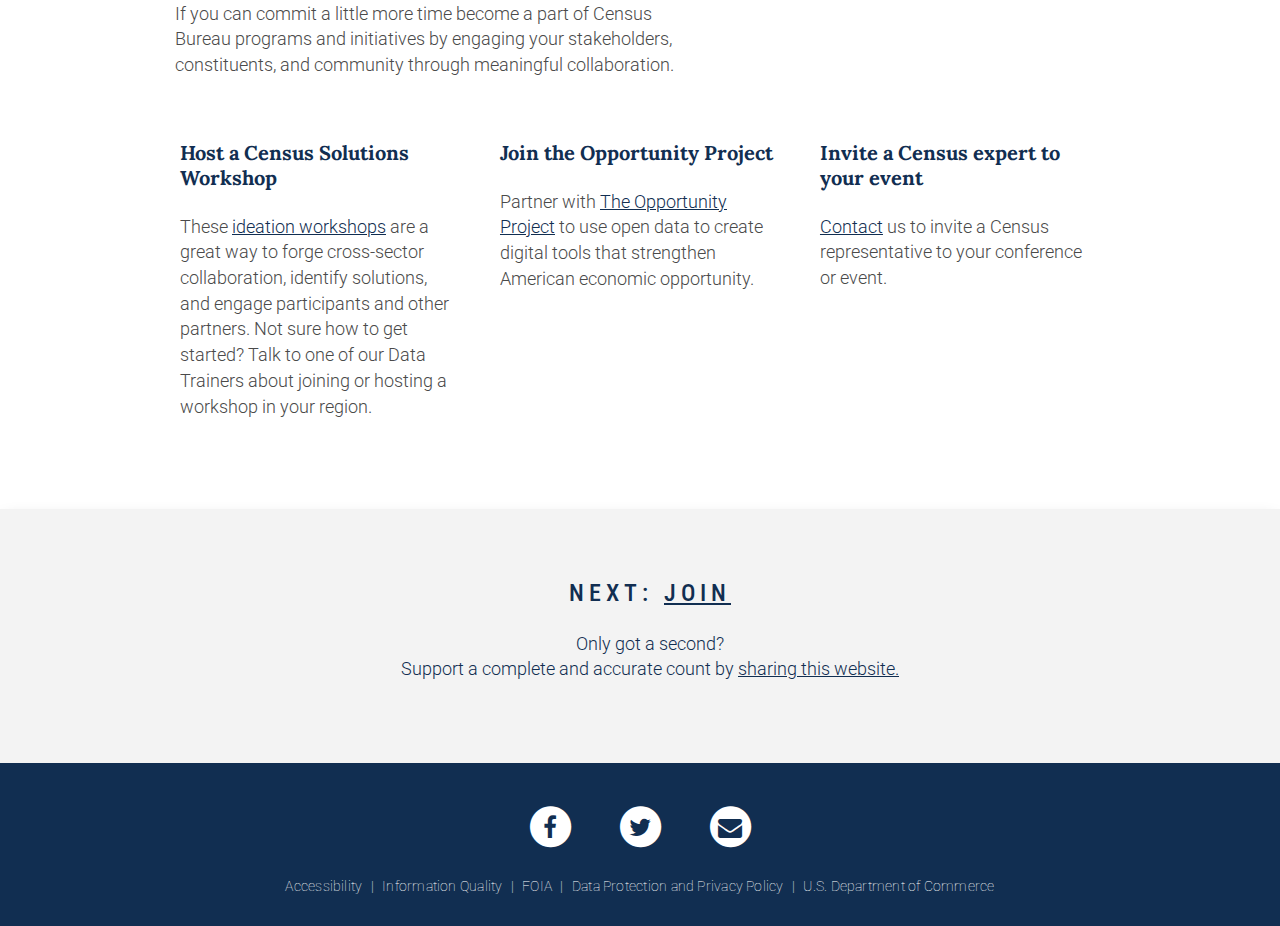
<file: act.html>
<!DOCTYPE html>
<html lang="">
	<head>
		<meta charset="utf-8">
		<meta http-equiv="X-UA-Compatible" content="IE=edge">
		<meta name="viewport" content="width=device-width, initial-scale=1">
		<title>Census Partnerships</title>

		<!-- Bootstrap CSS -->
		<link rel="stylesheet" href="src/css/bootstrap.min.css">

		<!-- Local CSS -->
		<link rel="stylesheet" href="src/css/landing.css">
		<link rel="stylesheet" href="src/css/custom.css">
		<link rel="stylesheet" href="src/fonts/font-awesome/css/font-awesome.min.css">

		<!-- HTML5 Shim and Respond.js IE8 support of HTML5 elements and media queries -->
		<!-- WARNING: Respond.js doesn't work if you view the page via file:// -->
		<!--[if lt IE 9]>
			<script src="https://oss.maxcdn.com/libs/html5shiv/3.7.2/html5shiv.min.js"></script>
			<script src="https://oss.maxcdn.com/libs/respond.js/1.4.2/respond.min.js"></script>
		<![endif]-->
		<link href="https://fonts.googleapis.com/css?family=Lora:700|Roboto+Condensed:700|Roboto:300" rel="stylesheet">
	</head>

	<body id="engage">
	<!-- Navigation -->
			<nav class="navbar navbar-fixed-top navbar-default" role="navigation">
		  <div class="container-fluid">
		    <div class="navbar-header">
		      <button type="button" class="navbar-toggle collapsed" data-toggle="collapse" data-target="#bs-example-navbar-collapse-1" aria-expanded="false">
		        <span class="sr-only">Toggle navigation</span>
		        <span class="icon-bar"></span>
		        <span class="icon-bar"></span>
		        <span class="icon-bar"></span>
		      </button>
		      <a href="https://www.census.gov/">
		      	<img class="img img-responsive" id="main-logo" src="src/img/census-logo-white-bg2.jpg" alt="">
		  	  </a>
		    </div>

		    <div class="collapse navbar-collapse" id="bs-example-navbar-collapse-1">
			      <ul class="nav navbar-nav navbar-right">
				        <li><a href="index.html">About</a></li>
					        <li class="dropdown">
					          <a href="#" class="dropdown-toggle" data-toggle="dropdown" role="button" aria-haspopup="true" aria-expanded="false">Partner <span class="caret"></span></a>
						          <ul class="dropdown-menu" id="partner-dropdown">
							            <li><a href="learn.html">Learn</a></li>
							            <li role="separator" class="divider"></li>
							            <li><a href="act.html">Engage</a></li>
						          </ul>
					        </li>
						<li class="dropdown">
					          <a href="#" class="dropdown-toggle" data-toggle="dropdown" role="button" aria-haspopup="true" aria-expanded="false">Resources <span class="caret"></span></a>
						          <ul class="dropdown-menu">
							            <li><a href="toolkits.html">Toolkits</a></li>
							            <li role="separator" class="divider"></li>
							            <li><a href="workshops.html">Workshops</a></li>
							            <li role="separator" class="divider"></li>
							            <li><a href="maps.html">Mapping Tools</a></li>
							            <li role="separator" class="divider"></li>
							            <li><a href="https://www.census.gov/data/training-workshops.html" target="_blank">Training&nbsp;<i class="fa fas fa-external-link fa-stack-1x s-icon "></i></a> </li>
						          </ul>
					        </li>
					    <li class="dropdown">
					      <a href="2020.html" class="dropdown-toggle" data-toggle="dropdown" role="button" aria-haspopup="true" aria-expanded="false">2020 <span class="caret"></span></a>
					          <ul class="dropdown-menu">
						            <li><a href="2020.html">2020 Census</a></li>
						            <li role="separator" class="divider"></li>
						            <li><a href="Act-for-2020.html">Get Started</a></li>
						      </ul>
					  	</li>
					 <a href="join.html">
						 <button type="button" class="btn btn-default btn-bta" id="join-button">
								Join
						</button>
					</a>
			      </ul>
		    </div><!-- /.navbar-collapse -->
		  </div><!-- /.container-fluid -->
		</nav>
		<div class="blue-header-div bottom-shadow">
			<div class="container container-fluid">
					<h1>
						Engage
					</h1>
					<h3>
						You can make a difference whether you have just a moment to spare or can commit to a sustained effort.
					</h3>
			</div>
		</div>

			
		</div>

<!-- Quick Wins -->
		<div id="quick-wins" class="white-div bottom-shadow">
			<div class="container container-fluid">
				<h3 id="section-heading">
					Activate
				</h3>
				
				<p>Make a difference in under five minutes!</p>




		<div class="row mobile-padded">
 			<div class="col-md-4">
				<h3>Follow <a class="" href="https://twitter.com/uscensusbureau" target="_blank">@uscensusbureau</a></h3>

				<p>Stay up-to-date with Census Bureau <a href="https://www.census.gov/programs-surveys/news.html" target="_blank"> news</a> and share our content through social media channels. </p>
							<div class="icons">
							 <a class="icon-link" href="https://www.facebook.com/uscensusbureau/" target="_blank">
								<span class="fa-stack social fa-2x">
								  <i class="fa fa-circle fa-stack-2x b-icon"></i>
								  <i class="fa fa-facebook fa-stack-1x s-icon"></i>
								</span>
							</a>

							<a class="icon-link" href="https://twitter.com/uscensusbureau" target="_blank">
								<span class="fa-stack social fa-2x">
								  <i class="fa fa-circle fa-stack-2x b-icon"></i>
								  <i class="fa fa-twitter fa-stack-1x s-icon"></i>
								</span>
							</a>
						</div>
 			</div>

 			<div class="col-md-4">
 				<h3>Sign up</h3>
 				<p><a href="join.html">Join</a> the effort to support and help increase awareness of Census Bureau data and activities in your community, and let us know what aspects of the census are of interest to you.</p>
 			</div>
			
			<div class="col-md-4">
				<h3>Spread the word</h3>
				<p>Share or download Census Bureau data products, <a href="https://www.census.gov/dataviz/" target="_blank">visualizations</a> and <a href="https://www.census.gov/library/visualizations.html" target="_blank">infographics</a>.</p>

					</div>


		</div>
				
			
		</div>


			
		</div>

<!-- Start a Conversation -->
		<div id="spread-the-word" class="white-div bottom-shadow navy-div">
			<div class="container container-fluid">
				<h3 id="section-heading">
					Discover
				</h3>
				
				<p>Do you have a little more time? Start making connections.</p>

					<div class="row mobile-padded">
			 			<div class="col-md-4">
			 				<h3>Talk to a Data Expert</h3>
			 				<p><a href="join.html" target="_blank">Connect</a> with one of the Census Bureau’s data dissemination specialists across the country and learn how to make the most of our data.</p>

			 			</div>

			 			<div class="col-md-4">
			 				<h3>Reach out to our partner networks</h3>
			 				<p>Get in touch with our <a href="https://www.census.gov/about/partners/sdc.html" target="_blank">State Data Centers</a> and <a href="https://www.census.gov/about/partners/cic.html" target="_blank">Census Information Centers</a>. These official sources of demographic, economic, and social statistics provide local training and technical assistance for research, planning and decision-making in your community. </p>
			 			</div>

			 			<div class="col-md-4">
			 				<h3>Participate in training opportunities</h3>
			 				<p>Let us show you how to find and use census Bureau data. Whether you are looking for economic or demographic data, we can teach you how to get what you need. Check out our <a href="https://www.census.gov/data/training-workshops.html" target="_blank">educational resources</a>.</p>
			 			</div>
					</div>
			</div>
		</div>


<!-- Catalyze Change -->
		<div id="catalyze-change" class="white-div bottom-shadow">
			<div class="container container-fluid">
				<h3 id="section-heading">
					Collaborate
				</h3>
				
				<p class="narrow">If you can commit a little more time become a part of Census Bureau programs and initiatives by engaging your stakeholders, constituents, and community through meaningful collaboration.</p>

					<div class="row mobile-padded">
			 			<div class="col-md-4">
			 				<h3>Host a Census Solutions Workshop</h3>
			 				<p>These <a href="workshops.html">ideation workshops</a> are a great way to forge cross-sector collaboration, identify solutions, and engage participants and other partners. Not sure how to get started? Talk to one of our Data Trainers about joining or hosting a workshop in your region.</p>
			 			</div>

			 			<div class="col-md-4">
			 				<h3>Join the Opportunity Project</h3>
			 				<p>Partner with <a href="https://opportunity.census.gov/" target="_blank">The Opportunity Project</a> to use open data to create digital tools that strengthen American economic opportunity.</p>

			 			</div>
						
						<div class="col-md-4">
							<h3>Invite a Census expert to your event</h3>
							<p> <a href="join.html">Contact</a> us to invite a Census representative to your conference or event. </p>
						</div>
					</div>
			</div>
		</div>


		<div id="next-join" class="grey-div bottom-shadow text-center">
			<div class="container container-fluid">
				<h3> 
					Next: <a href="join.html" style="text-decoration: underline">Join</a>
				</h3>
				<p>Only got a second? <br> Support a complete and accurate count by <a href="http://www.facebook.com/sharer/sharer.php?u=https://www.census.gov/partners/"><u>sharing this website.</u></a></p>

			</div>
		</div>

		<footer>
			<div class="container container-fluid" id="footer-icons">

					<div class="text-center">

						<div class="col-xs-4 text-center social-div" >
							<a class="" href="https://www.facebook.com/uscensusbureau/" target="_blank">
								<span class="fa-stack social">
								  <i class="fa fa-circle fa-stack-2x b-icon"></i>
								  <i class="fa fa-facebook fa-stack-1x s-icon"></i>
								</span>
							</a>
						</div>

						<div class="col-xs-4 text-center social-div" >
							<a class="" href="https://twitter.com/uscensusbureau" target="_blank">
								<span class="fa-stack social">
								  <i class="fa fa-circle fa-stack-2x b-icon"></i>
								  <i class="fa fa-twitter fa-stack-1x s-icon"></i>
								</span>
							</a>
						</div>

						<div class="col-xs-4 text-center social-div" >
							<a class="" href="mailto:census.partners@census.gov" target="_blank">
								<span class="fa-stack social">
								  <i class="fa fa-circle fa-stack-2x b-icon"></i>
								  <i class="fa fa-envelope fa-stack-1x s-icon"></i>
								</span>
							</a>
						</div>

					</div>

				</div>
			</div>

			<div class="container text-center" id="footer-links">
          <a href="https://www.census.gov/about/policies/privacy/privacy-policy.html#par_textimage_1" title="Accessibility">
						Accessibility
					</a>
          <span>|</span>
          <a href="https://www.census.gov/quality/" title="Information Quality">
						Information Quality
					</a>
          <span>|</span>
          <a href="https://www.census.gov/foia/" title="FOIA">
						FOIA
					</a>
          <span>|</span>
          <a href="https://www.census.gov/privacy/" title="Data Protection and Privacy Policy">
						Data Protection and Privacy Policy
					</a>
          <span>|</span>
          <a href="https://www.commerce.gov/" title="U.S. Department of Commerce">
						U.S. Department of Commerce
					</a>
      </div>
		</footer>

		<!-- jQuery -->
		<script src="./src/js/jquery.min.js"></script>
		<!-- Bootstrap JavaScript -->
		<script src="./src/js/bootstrap.min.js"></script>
		<!-- IE10 viewport hack for Surface/desktop Windows 8 bug -->
		<script type="text/javascript">
		// Select all links with hashes
		$('a[href*="#"]')
		  // Remove links that don't actually link to anything
		  .not('[href="#"]')
		  .not('[href="#0"]')
		  .click(function(event) {
		    // On-page links
		    if (
		      location.pathname.replace(/^\//, '') == this.pathname.replace(/^\//, '')
		      &&
		      location.hostname == this.hostname
		    ) {
		      // Figure out element to scroll to
		      var target = $(this.hash);
		      target = target.length ? target : $('[name=' + this.hash.slice(1) + ']');
		      // Does a scroll target exist?
		      if (target.length) {
		        // Only prevent default if animation is actually gonna happen
		        event.preventDefault();
		        $('html, body').animate({
		          scrollTop: target.offset().top - 50
		        }, 1000, function() {
							// animation placeholder
		        });
		      }
		    }
		  });

		</script>
	</body>
</html>
</file>
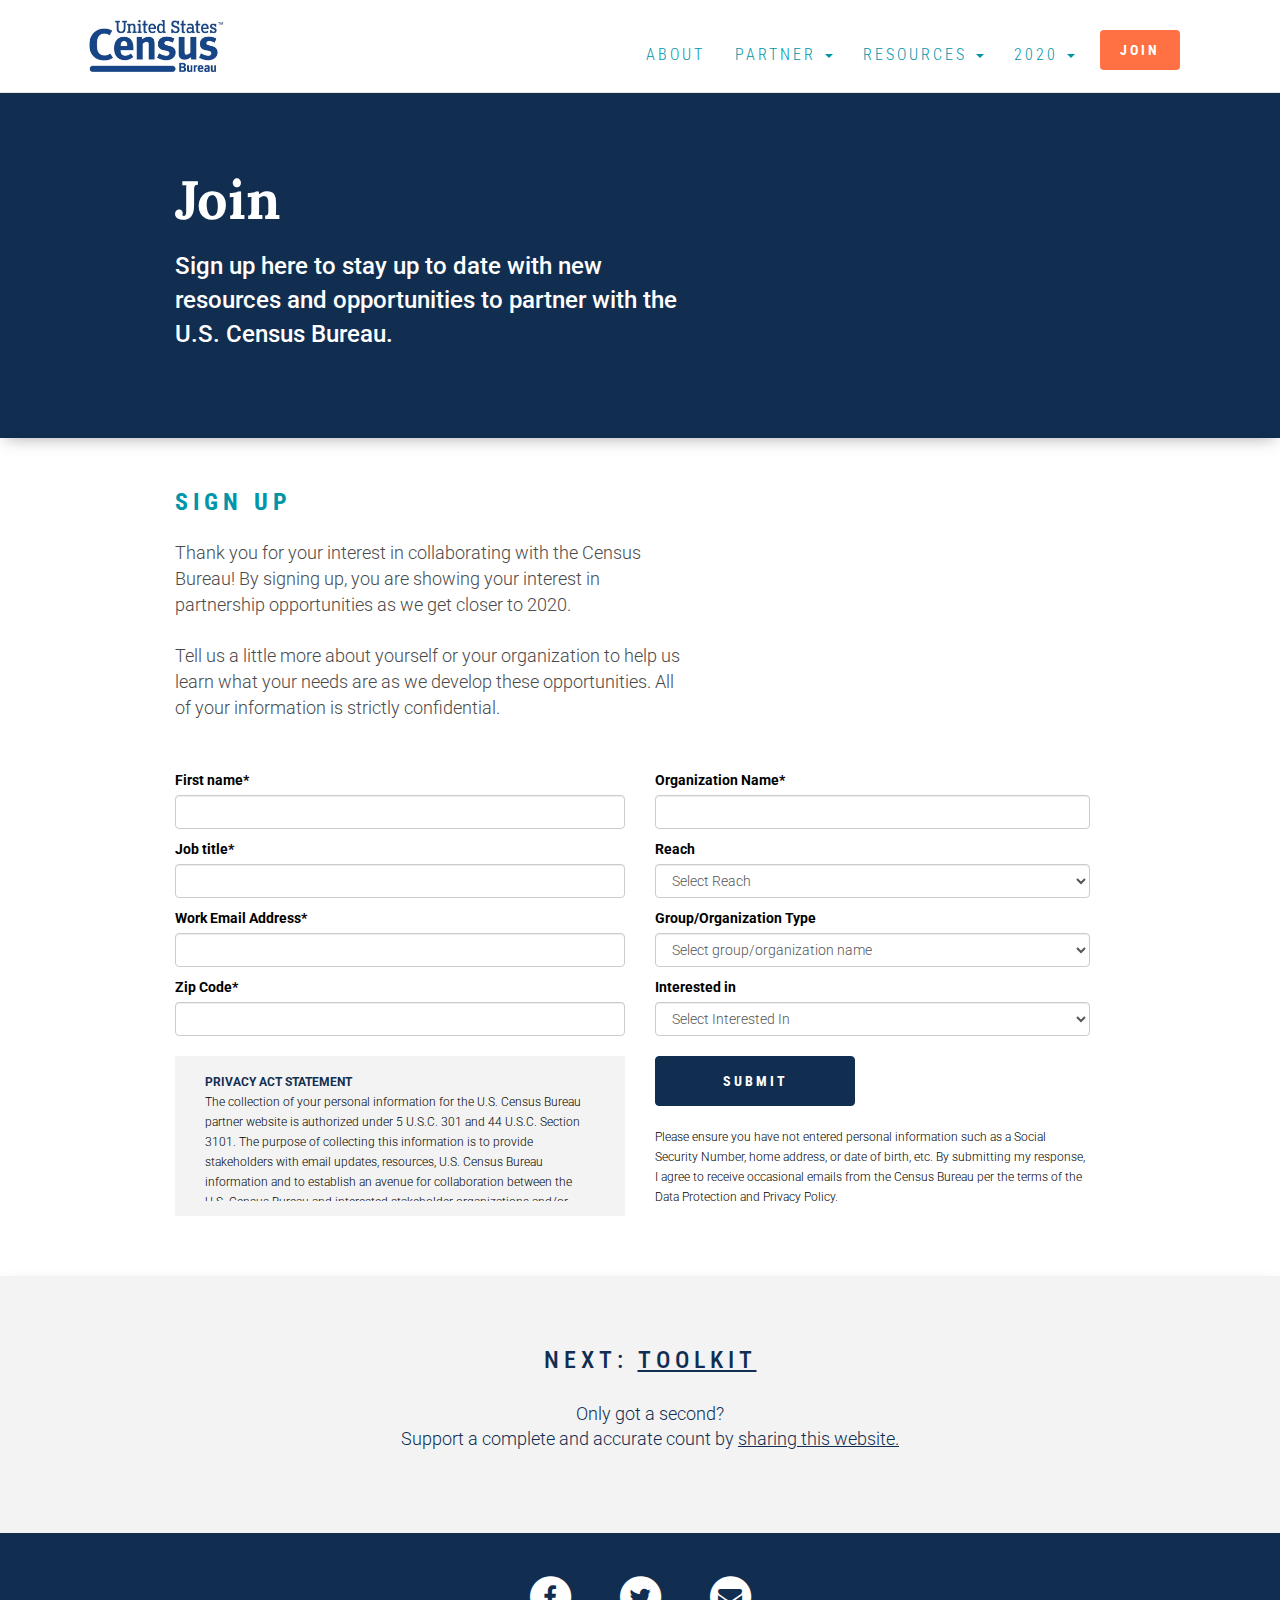
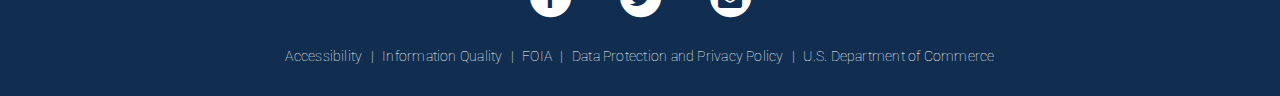
<file: join.html>
<!DOCTYPE html>
<html lang="">
	<head>
		<meta charset="utf-8">
		<meta http-equiv="X-UA-Compatible" content="IE=edge">
		<meta name="viewport" content="width=device-width, initial-scale=1">
		<title>Census Partnerships</title>

		<!-- Bootstrap CSS -->
		<link rel="stylesheet" href="src/css/bootstrap.min.css">

		<!-- Local CSS -->
		<link rel="stylesheet" href="src/css/landing.css">
		<link rel="stylesheet" href="src/css/custom.css">
		<link rel="stylesheet" href="src/fonts/font-awesome/css/font-awesome.min.css">

		<link href="https://fonts.googleapis.com/css?family=Lora:700|Roboto+Condensed:700|Roboto:300" rel="stylesheet">
	</head>

	<body id="join">
		<nav class="navbar navbar-fixed-top navbar-default" role="navigation">
		  <div class="container-fluid">
		    <div class="navbar-header">
		      <button type="button" class="navbar-toggle collapsed" data-toggle="collapse" data-target="#bs-example-navbar-collapse-1" aria-expanded="false">
		        <span class="sr-only">Toggle navigation</span>
		        <span class="icon-bar"></span>
		        <span class="icon-bar"></span>
		        <span class="icon-bar"></span>
		      </button>
		      <a href="https://www.census.gov/">
		      	<img class="img img-responsive" id="main-logo" src="src/img/census-logo-white-bg2.jpg" alt="">
		  	  </a>
		    </div>

		    <div class="collapse navbar-collapse" id="bs-example-navbar-collapse-1">
			      <ul class="nav navbar-nav navbar-right">
				        <li><a href="index.html">About</a></li>
					        <li class="dropdown">
					          <a href="#" class="dropdown-toggle" data-toggle="dropdown" role="button" aria-haspopup="true" aria-expanded="false">Partner <span class="caret"></span></a>
						          <ul class="dropdown-menu" id="partner-dropdown">
							            <li><a href="learn.html">Learn</a></li>
							            <li role="separator" class="divider"></li>
							            <li><a href="act.html">Engage</a></li>
						          </ul>
					        </li>
						<li class="dropdown">
					          <a href="#" class="dropdown-toggle" data-toggle="dropdown" role="button" aria-haspopup="true" aria-expanded="false">Resources <span class="caret"></span></a>
						          <ul class="dropdown-menu">
							            <li><a href="toolkits.html">Toolkits</a></li>
							            <li role="separator" class="divider"></li>
							            <li><a href="workshops.html">Workshops</a></li>
							            <li role="separator" class="divider"></li>
							            <li><a href="maps.html">Mapping Tools</a></li>
							            <li role="separator" class="divider"></li>
							            <li><a href="https://www.census.gov/data/training-workshops.html" target="_blank">Training&nbsp;<i class="fa fas fa-external-link fa-stack-1x s-icon "></i></a> </li>
						          </ul>
					        </li>
					    <li class="dropdown">
					      <a href="2020.html" class="dropdown-toggle" data-toggle="dropdown" role="button" aria-haspopup="true" aria-expanded="false">2020 <span class="caret"></span></a>
					          <ul class="dropdown-menu">
						            <li><a href="2020.html">2020 Census</a></li>
						            <li role="separator" class="divider"></li>
						            <li><a href="Act-for-2020.html">Get Started</a></li>
						      </ul>
					  	</li>
					 <a href="join.html">
						 <button type="button" class="btn btn-default btn-bta" id="join-button">
								Join
						</button>
					</a>
			      </ul>
		    </div><!-- /.navbar-collapse -->
		  </div><!-- /.container-fluid -->
		</nav>

		<div class="blue-header-div bottom-shadow">
			<div class="container">
					<h1>
						Join
					</h1>
					<h3>
						Sign up here to stay up to date with new resources and opportunities to partner with the U.S. Census Bureau.
					</h3>
			</div>
		</div>


		<div id="sign-up" class="white-div bottom-shadow">
			<div class="container container-fluid">
				<h3 id="section-heading">
					Sign Up
				</h3>
					<div class="narrow" style="margin-bottom: 40px">
						<p>Thank you for your interest in collaborating with the Census Bureau! By signing up, you are showing your interest in partnership opportunities as we get closer to 2020. 
						<br><br>
						Tell us a little more about yourself or your organization to help us learn what your needs are as we develop these opportunities. All of your information is strictly confidential.</p>
					</div>
			<div id="submission-confirmation">
				<div style="font-size:2.5em; color:black; padding: 7px">
					<img src="src/img/check.png">
				</div>
				<h6> Submission Succcess </h6>
				<p> Thank you for submitting your interest! </p>
			</div>
			<form method="get" id="the_form" accept-charset="utf-8">
					<div class="col-md-6">

			    	<label for="q_70676">First name*</label>
    				<input class="form-control" type="text" name="q_70676" id="q_70676" required>

    				<label for="q_70697">Job title*</label>
    				<input class="form-control" type="text" name="q_70697" id="q_70697" required>

    				<label for="e">Work Email Address*</label>
    				<input class="form-control" type="email" name="e" id="e" required>

    				<label for="q_70678">Zip Code*</label>
    				<input class="form-control" type="text" pattern="[0-9]{5}" name="q_70678" id="q_70678" title="Five Digit Zip Code" required>
				</div>

				<div class="col-md-6 right">
	    			<label for="q_70677">Organization Name*</label>
    				<input class="form-control" type="text" name="q_70677" id="q_70677" required>

			    	<label for="q_70698">Reach</label>
			    	<select class="form-control" type="text" name="q_70698" id="q_70698">
			    		<option value="" disabled selected>Select Reach</option>
			      		<option value="211147">National</option>
			     		<option value="211148">Regional</option>
			      		<option value="211149">Local</option>
			    	</select>

			    	<label for="q_70679">Group/Organization Type</label>
			    	<select class="form-control" type="text" name="q_70679" id="q_70679">
			      		<option value="" disabled selected>Select group/organization name</option>
			      		<option value="211136">Corporation or Business</option>
				      	<option value="211137">Nonprofit organization</option>
				      	<option value="211138">Community Based Organization</option>
				      	<option value="211139">Faith Based Organization</option>
				      	<option value="211140"> Tribal Government or Organization</option>
				      	<option value="211079">Foundation</option>
				      	<option value="211141">Educational Institution</option>
				      	<option value="211080">Individual</option>
				      	<option value="211081">Other</option>
			    	</select>

			    	<label for="q_70680">Interested in</label>
			    	<select class="form-control" type="text" name="q_70680" id="q_70680">
			    		<option value="" disabled selected>Select Interested In</option>
			    		<option value="211142">2020 Census</option>
			      		<option value="211082">Data or Data Tools and Products</option>
			      		<option value="211143">Hosting or Facilitating a Workshop</option>
			      		<option value="211144">Developer or Tech Community</option>
			      		<option value="211145">Other Economic or Demographic Programs</option>
			      		<option value="211146">General Inquiry</option>
			    	</select>
					</div>
				<div class="col-md-6">
					<div id="privacy-act-statement">
						<small style="font-weight:bold; color: #112E51"> PRIVACY ACT STATEMENT </small><br>
						<small> The collection of your personal information for the U.S. Census Bureau partner website is
						authorized under 5 U.S.C. 301 and 44 U.S.C. Section 3101.
						The purpose of collecting this information is to provide stakeholders with email updates,
						resources, U.S. Census Bureau information and to establish an avenue for collaboration between
						the U.S. Census Bureau and interested stakeholder organizations and/or partners. Personally
						identifiable information such as name, organization name, job title, work email address, and zip
						code may be collected. </small>
						<small> Disclosure of this information is permitted under the Privacy Act of 1974 (5 U.S.C. Section
						552a) to be shared among Census Bureau staff for work-related purposes. Disclosure of this
						information is also subject to all of the published routine uses as identified in the Privacy Act
						System of Records Notice COMMERCE/DEPT-19, Department Mailing Lists.
						Providing this information is voluntary and you may be removed from the Partnership email
						sign-up at any time. Failure to provide this information may affect the U.S. Census Bureau’s
						ability to disseminate information to stakeholder organizations including information about the
						2020 Census, information about other programs and surveys, data products and data tools, and
						other resources. </small>
					</div>
</div>
				<div class="col-md-6 right">
					<button type="submit" value="Submit" class="btn btn-default btn-primary btn-bta" id="explore-button submit">submit</button>
					<br>
					<small>Please ensure you have not entered personal information such as a Social Security Number, home address, or date of birth, etc. By submitting my response, I agree to receive occasional emails from the Census Bureau per the terms of the Data Protection and Privacy Policy. </small>
				</div>
			</form>
		</div>
	</div>
			
			
		</div>


		<div id="next-toolkits" class="grey-div bottom-shadow text-center">
			<div class="container container-fluid">
				<h3> 
					Next: <a href="toolkits.html" style="text-decoration: underline">Toolkit</a>
				</h3>
				<p>Only got a second? <br> Support a complete and accurate count by <a href="http://www.facebook.com/sharer/sharer.php?u=https://www.census.gov/partners/"><u>sharing this website.</u></a></p>

			</div>
		</div>

		<footer>
			<div class="container container-fluid" id="footer-icons">

					<div class="text-center">

						<div class="col-xs-4 text-center social-div" >
							<a class="" href="https://www.facebook.com/uscensusbureau/" target="_blank">
								<span class="fa-stack social">
								  <i class="fa fa-circle fa-stack-2x b-icon"></i>
								  <i class="fa fa-facebook fa-stack-1x s-icon"></i>
								</span>
							</a>
						</div>

						<div class="col-xs-4 text-center social-div" >
							<a class="" href="https://twitter.com/uscensusbureau" target="_blank">
								<span class="fa-stack social">
								  <i class="fa fa-circle fa-stack-2x b-icon"></i>
								  <i class="fa fa-twitter fa-stack-1x s-icon"></i>
								</span>
							</a>
						</div>

						<div class="col-xs-4 text-center social-div" >
							<a class="" href="mailto:census.partners@census.gov" target="_blank">
								<span class="fa-stack social">
								  <i class="fa fa-circle fa-stack-2x b-icon"></i>
								  <i class="fa fa-envelope fa-stack-1x s-icon"></i>
								</span>
							</a>
						</div>

					</div>

				</div>
			</div>

			<div class="container text-center" id="footer-links">
          <a href="https://www.census.gov/about/policies/privacy/privacy-policy.html#par_textimage_1" title="Accessibility">
						Accessibility
					</a>
          <span>|</span>
          <a href="https://www.census.gov/quality/" title="Information Quality">
						Information Quality
					</a>
          <span>|</span>
          <a href="https://www.census.gov/foia/" title="FOIA">
						FOIA
					</a>
          <span>|</span>
          <a href="https://www.census.gov/privacy/" title="Data Protection and Privacy Policy">
						Data Protection and Privacy Policy
					</a>
          <span>|</span>
          <a href="https://www.commerce.gov/" title="U.S. Department of Commerce">
						U.S. Department of Commerce
					</a>
      </div>
		</footer>

		<!-- jQuery -->
		<script src="./src/js/jquery.min.js"></script>
		<!-- Bootstrap JavaScript -->
		<script src="./src/js/bootstrap.min.js"></script>
		<!-- IE10 viewport hack for Surface/desktop Windows 8 bug -->
		<script type="text/javascript">
		// Select all links with hashes
		$('a[href*="#"]')
		  // Remove links that don't actually link to anything
		  .not('[href="#"]')
		  .not('[href="#0"]')
		  .click(function(event) {
		    // On-page links
		    if (
		      location.pathname.replace(/^\//, '') == this.pathname.replace(/^\//, '')
		      &&
		      location.hostname == this.hostname
		    ) {
		      // Figure out element to scroll to
		      var target = $(this.hash);
		      target = target.length ? target : $('[name=' + this.hash.slice(1) + ']');
		      // Does a scroll target exist?
		      if (target.length) {
		        // Only prevent default if animation is actually gonna happen
		        event.preventDefault();
		        $('html, body').animate({
		          scrollTop: target.offset().top - 50
		        }, 1000, function() {
							// animation placeholder
		        });
		      }
		    }
		  });
		</script>
		    <script src="https://ajax.googleapis.com/ajax/libs/jquery/1.7.2/jquery.min.js"></script>
    		<script src="json2.js"></script>
    		<script src="script_api_script.js"></script>
            <div id='response' class='hidden'></div>

	</body>
</html>
</file>
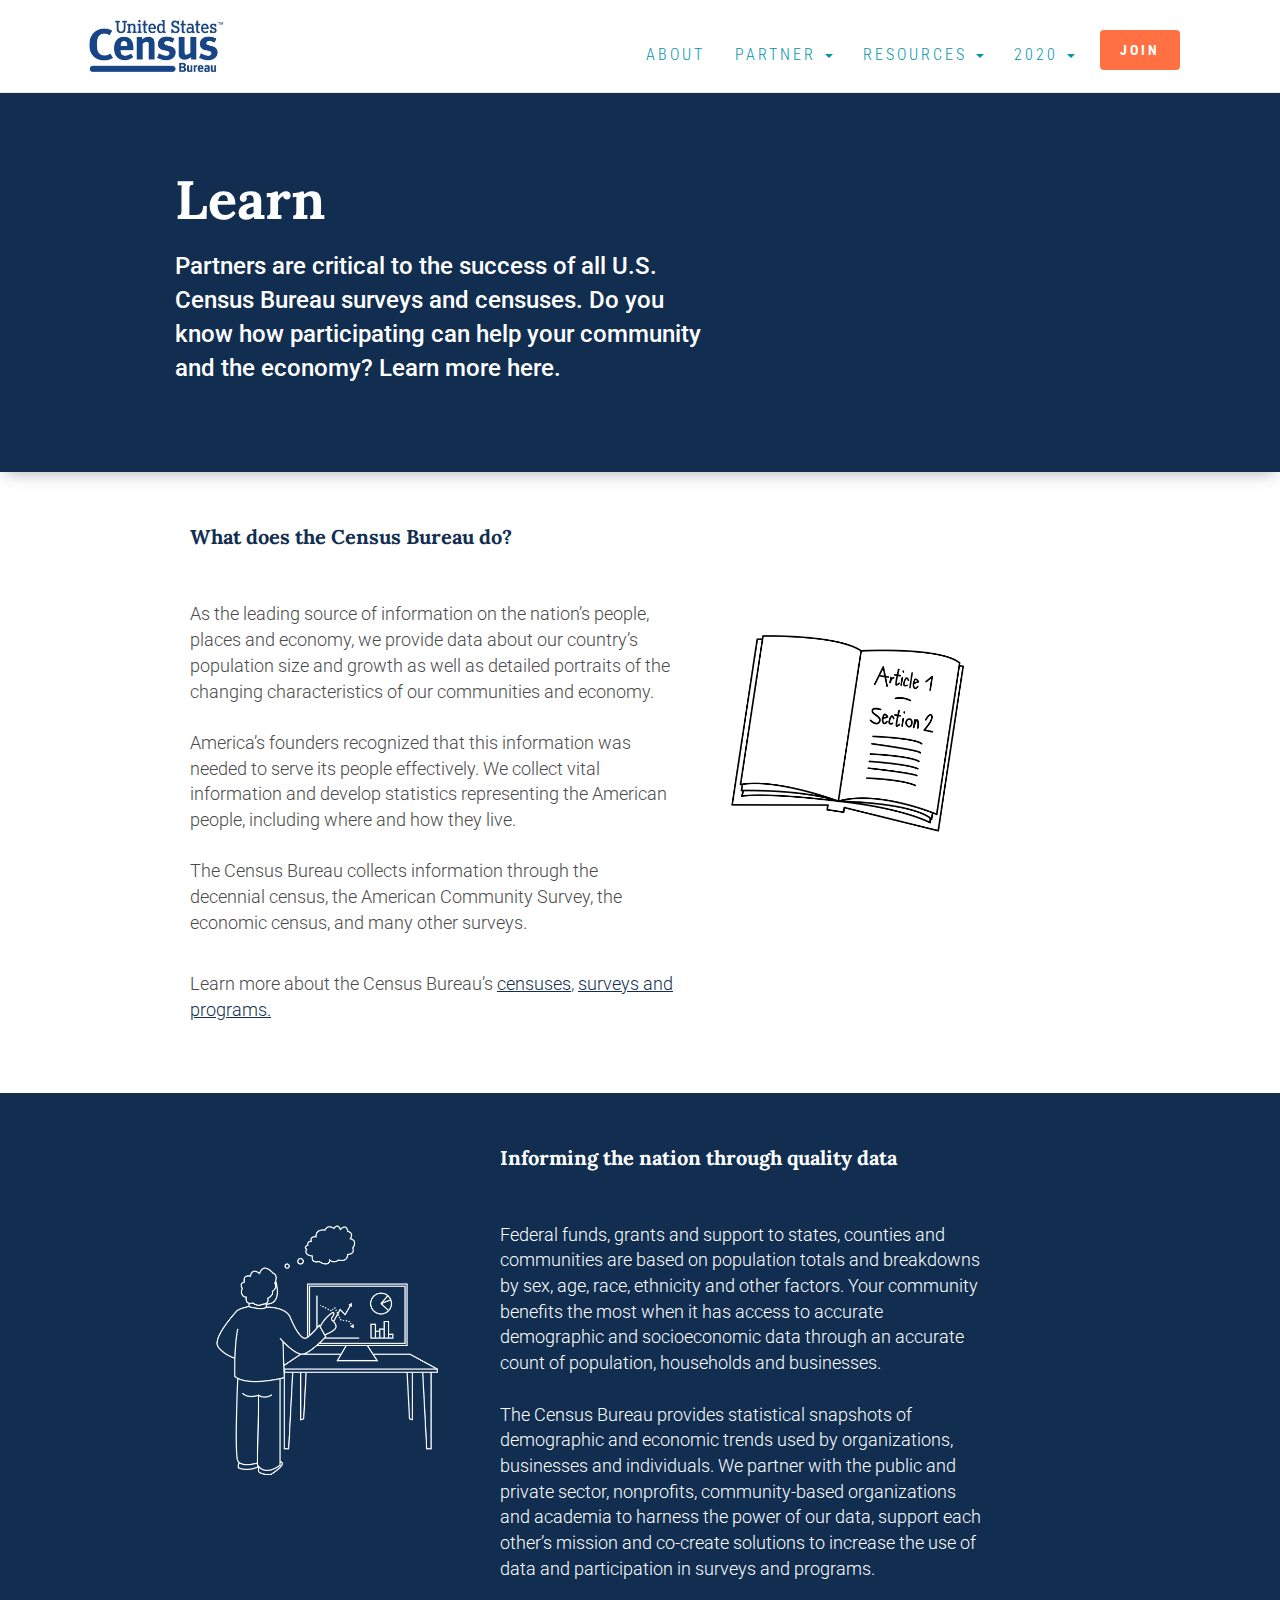
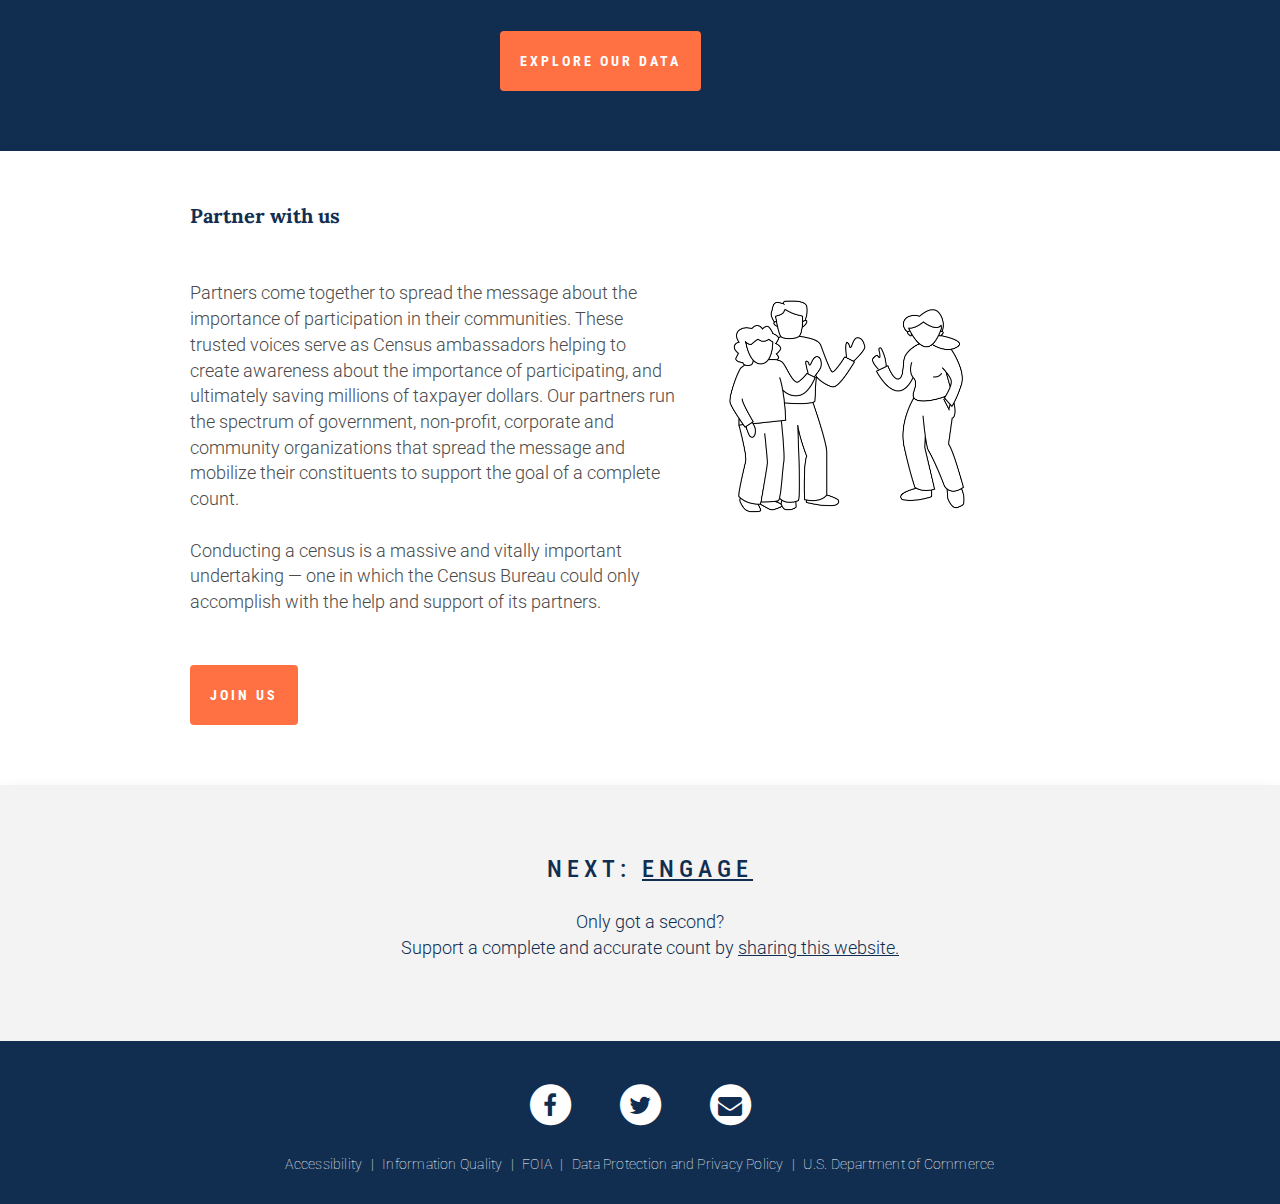
<file: learn.html>
<!DOCTYPE html>
<html lang="">
	<head>
		<meta charset="utf-8">
		<meta http-equiv="X-UA-Compatible" content="IE=edge">
		<meta name="viewport" content="width=device-width, initial-scale=1">
		<title>Census Partnerships</title>

		<!-- Bootstrap CSS -->
		<link rel="stylesheet" href="src/css/bootstrap.min.css">

		<!-- Local CSS -->
		<link rel="stylesheet" href="src/css/landing.css">
		<link rel="stylesheet" href="src/css/custom.css">
		<link rel="stylesheet" href="src/fonts/font-awesome/css/font-awesome.min.css">

		<!-- HTML5 Shim and Respond.js IE8 support of HTML5 elements and media queries -->
		<!-- WARNING: Respond.js doesn't work if you view the page via file:// -->
		<!--[if lt IE 9]>
			<script src="https://oss.maxcdn.com/libs/html5shiv/3.7.2/html5shiv.min.js"></script>
			<script src="https://oss.maxcdn.com/libs/respond.js/1.4.2/respond.min.js"></script>
		<![endif]-->
		<link href="https://fonts.googleapis.com/css?family=Lora:700|Roboto+Condensed:700|Roboto:300" rel="stylesheet">
	</head>

	<body id="learn">
	<!-- Navigation -->
		<nav class="navbar navbar-fixed-top navbar-default" role="navigation">
		  <div class="container-fluid">
		    <div class="navbar-header">
		      <button type="button" class="navbar-toggle collapsed" data-toggle="collapse" data-target="#bs-example-navbar-collapse-1" aria-expanded="false">
		        <span class="sr-only">Toggle navigation</span>
		        <span class="icon-bar"></span>
		        <span class="icon-bar"></span>
		        <span class="icon-bar"></span>
		      </button>
		      <a href="https://www.census.gov/">
		      	<img class="img img-responsive" id="main-logo" src="src/img/census-logo-white-bg2.jpg" alt="">
		  	  </a>		    </div>

		    <div class="collapse navbar-collapse" id="bs-example-navbar-collapse-1">
			      <ul class="nav navbar-nav navbar-right">
				        <li><a href="index.html">About</a></li>
					        <li class="dropdown">
					          <a href="#" class="dropdown-toggle" data-toggle="dropdown" role="button" aria-haspopup="true" aria-expanded="false">Partner <span class="caret"></span></a>
						          <ul class="dropdown-menu" id="partner-dropdown">
							            <li><a href="learn.html">Learn</a></li>
							            <li role="separator" class="divider"></li>
							            <li><a href="act.html">Engage</a></li>
						          </ul>
					        </li>
						<li class="dropdown">
					          <a href="#" class="dropdown-toggle" data-toggle="dropdown" role="button" aria-haspopup="true" aria-expanded="false">Resources <span class="caret"></span></a>
						          <ul class="dropdown-menu">
							            <li><a href="toolkits.html">Toolkits</a></li>
							            <li role="separator" class="divider"></li>
							            <li><a href="workshops.html">Workshops</a></li>
							            <li role="separator" class="divider"></li>
							            <li><a href="maps.html">Mapping Tools</a></li>
							            <li role="separator" class="divider"></li>
							            <li><a href="https://www.census.gov/data/training-workshops.html" target="_blank">Training&nbsp;<i class="fa fas fa-external-link fa-stack-1x s-icon "></i></a> </li>
						          </ul>
					        </li>
					    <li class="dropdown">
					      <a href="2020.html" class="dropdown-toggle" data-toggle="dropdown" role="button" aria-haspopup="true" aria-expanded="false">2020 <span class="caret"></span></a>
					          <ul class="dropdown-menu">
						            <li><a href="2020.html">2020 Census</a></li>
						            <li role="separator" class="divider"></li>
						            <li><a href="Act-for-2020.html">Get Started</a></li>
						      </ul>
					  	</li>
					 <a href="join.html">
						 <button type="button" class="btn btn-default btn-bta" id="join-button">
								Join
						</button>
					</a>
			      </ul>
		    </div><!-- /.navbar-collapse -->
		  </div><!-- /.container-fluid -->
		</nav>



		<div class="blue-header-div bottom-shadow">
			<div class="container container-fluid">
				<div>
					<h1>
						Learn
					</h1>
					<h3>
						Partners are critical to the success of all U.S. Census Bureau surveys and censuses. Do you know how participating can help your community and the economy? Learn more here.
					</h3>
				</div>
			</div>
		</div>



		<div id="census-101" class="white-div ">

			<div class="container container-fluid">
			<div class="narrow col-md-8">
					<h3>What does the Census Bureau do?</h3>
					<br>
					<p>

					As the leading source of information on the nation’s people, places and economy, we provide data about our country’s population size and growth as well as detailed portraits of the changing characteristics of our communities and economy.

					<br><br>

					America’s founders recognized that this information was needed to serve its people effectively. 
					We collect vital information and develop statistics representing the American people, including where and how they live. 
									
					<br><br>

					The Census Bureau collects information through the decennial census, the American Community Survey, the economic census, and many other surveys. 

					<br><br>

					<p> Learn more about the Census Bureau’s <a href="https://www.census.gov/programs-surveys/censuses.html">censuses</a>, <a href="https://www.census.gov/programs-surveys/surveys-programs.html">surveys and programs.</a></p>
			</div>
			<div class="narrow col-md-4">
				<img src="./src/img/CensusIllustration_Website_Learn_WhatisCensus.png" class="img-responsive" style="margin-top: 80px;">
			</div>
			</div>
		</div>
			
			
		</div>



		<div id="informing-the-nation" class="white-div navy-div">

			<div class="container container-fluid">
				<div class="narrow col-md-4">
					<img src="./src/img/CensusIllustration_Website_Learn_InformingthroughData.png" class="img-responsive" style="margin-top: 80px;">
				</div>
				<div class="narrow col-md-8">
				<h3>
					Informing the nation through quality data
				</h3>
				<br>
				
				<p> Federal funds, grants and support to states, counties and communities are based on population totals and breakdowns by sex, age, race, ethnicity and other factors. Your community benefits the most when it has access to accurate demographic and socioeconomic data through an accurate count of population, households and businesses.

				<br> <br>
				The Census Bureau provides statistical snapshots of demographic and economic trends used by organizations, businesses and individuals. We partner with the public and private sector, nonprofits, community-based organizations and academia to harness the power of our data, support each other’s mission and co-create solutions to increase the use of data and participation in surveys and programs. </p>
				<br><br>
				<a href="https://data.census.gov/preview/">
					<button type="button" class="btn btn-default btn-bta" id="explore-button">
							Explore our data
					</button>
				</a>				</div>
			</div>	
		</div>

		<div id="partner-with-us" class="white-div bottom-shadow">

			<div class="container container-fluid">
				<div class="narrow col-md-8">
				<h3>
					Partner with us
				</h3>
				<br>
				
				<p> Partners come together to spread the message about the importance of participation in their communities. These trusted voices serve as Census ambassadors helping to create awareness about the importance of participating, and ultimately saving millions of taxpayer dollars. Our partners run the spectrum of government, non-profit, corporate and community organizations that spread the message and mobilize their constituents to support the goal of a complete count.

				<br> <br>
				Conducting a census is a massive and vitally important undertaking — one in which the Census Bureau could only accomplish with the help and support of its partners. </p>
				
				<br><br>
				<a href="join.html">
					<button type="button" class="btn btn-default btn-bta" id="explore-button">
							Join Us
					</button>
				</a>
				</div>
				<div class="col-md-4">
					<img src="./src/img/CensusIllustration_Website_Learn_PartnerWithUs.png" class="img-responsive" style="margin-top: 80px;">
				</div>
			</div>	
		</div>

		<div id="next-act" class="grey-div bottom-shadow text-center">
			<div class="container container-fluid">
				<h3> 
					Next: <a href="act.html" style="text-decoration: underline">Engage</a>
				</h3>
				<p>Only got a second? <br> Support a complete and accurate count by <a href="http://www.facebook.com/sharer/sharer.php?u=https://www.census.gov/partners/"><u>sharing this website.</u></a></p>

			</div>
		</div>

		<footer>
			<div class="container container-fluid" id="footer-icons">

					<div class="text-center">

						<div class="col-xs-4 text-center social-div" >
							<a class="" href="https://www.facebook.com/uscensusbureau/" target="_blank">
								<span class="fa-stack social">
								  <i class="fa fa-circle fa-stack-2x b-icon"></i>
								  <i class="fa fa-facebook fa-stack-1x s-icon"></i>
								</span>
							</a>
						</div>

						<div class="col-xs-4 text-center social-div" >
							<a class="" href="https://twitter.com/uscensusbureau" target="_blank">
								<span class="fa-stack social">
								  <i class="fa fa-circle fa-stack-2x b-icon"></i>
								  <i class="fa fa-twitter fa-stack-1x s-icon"></i>
								</span>
							</a>
						</div>

						<div class="col-xs-4 text-center social-div" >
							<a class="" href="mailto:census.partners@census.gov" target="_blank">
								<span class="fa-stack social">
								  <i class="fa fa-circle fa-stack-2x b-icon"></i>
								  <i class="fa fa-envelope fa-stack-1x s-icon"></i>
								</span>
							</a>
						</div>

					</div>

				</div>
			</div>

			<div class="container text-center" id="footer-links">
          <a href="https://www.census.gov/about/policies/privacy/privacy-policy.html#par_textimage_1" title="Accessibility">
						Accessibility
					</a>
          <span>|</span>
          <a href="https://www.census.gov/quality/" title="Information Quality">
						Information Quality
					</a>
          <span>|</span>
          <a href="https://www.census.gov/foia/" title="FOIA">
						FOIA
					</a>
          <span>|</span>
          <a href="https://www.census.gov/privacy/" title="Data Protection and Privacy Policy">
						Data Protection and Privacy Policy
					</a>
          <span>|</span>
          <a href="https://www.commerce.gov/" title="U.S. Department of Commerce">
						U.S. Department of Commerce
					</a>
      </div>
		</footer>

		<!-- jQuery -->
		<script src="./src/js/jquery.min.js"></script>
		<!-- Bootstrap JavaScript -->
		<script src="./src/js/bootstrap.min.js"></script>
		<!-- IE10 viewport hack for Surface/desktop Windows 8 bug -->
		<script type="text/javascript">
		// Select all links with hashes
		$('a[href*="#"]')
		  // Remove links that don't actually link to anything
		  .not('[href="#"]')
		  .not('[href="#0"]')
		  .click(function(event) {
		    // On-page links
		    if (
		      location.pathname.replace(/^\//, '') == this.pathname.replace(/^\//, '')
		      &&
		      location.hostname == this.hostname
		    ) {
		      // Figure out element to scroll to
		      var target = $(this.hash);
		      target = target.length ? target : $('[name=' + this.hash.slice(1) + ']');
		      // Does a scroll target exist?
		      if (target.length) {
		        // Only prevent default if animation is actually gonna happen
		        event.preventDefault();
		        $('html, body').animate({
		          scrollTop: target.offset().top - 50
		        }, 1000, function() {
							// animation placeholder
		        });
		      }
		    }
		  });

		</script>
	</body>
</html>
</file>
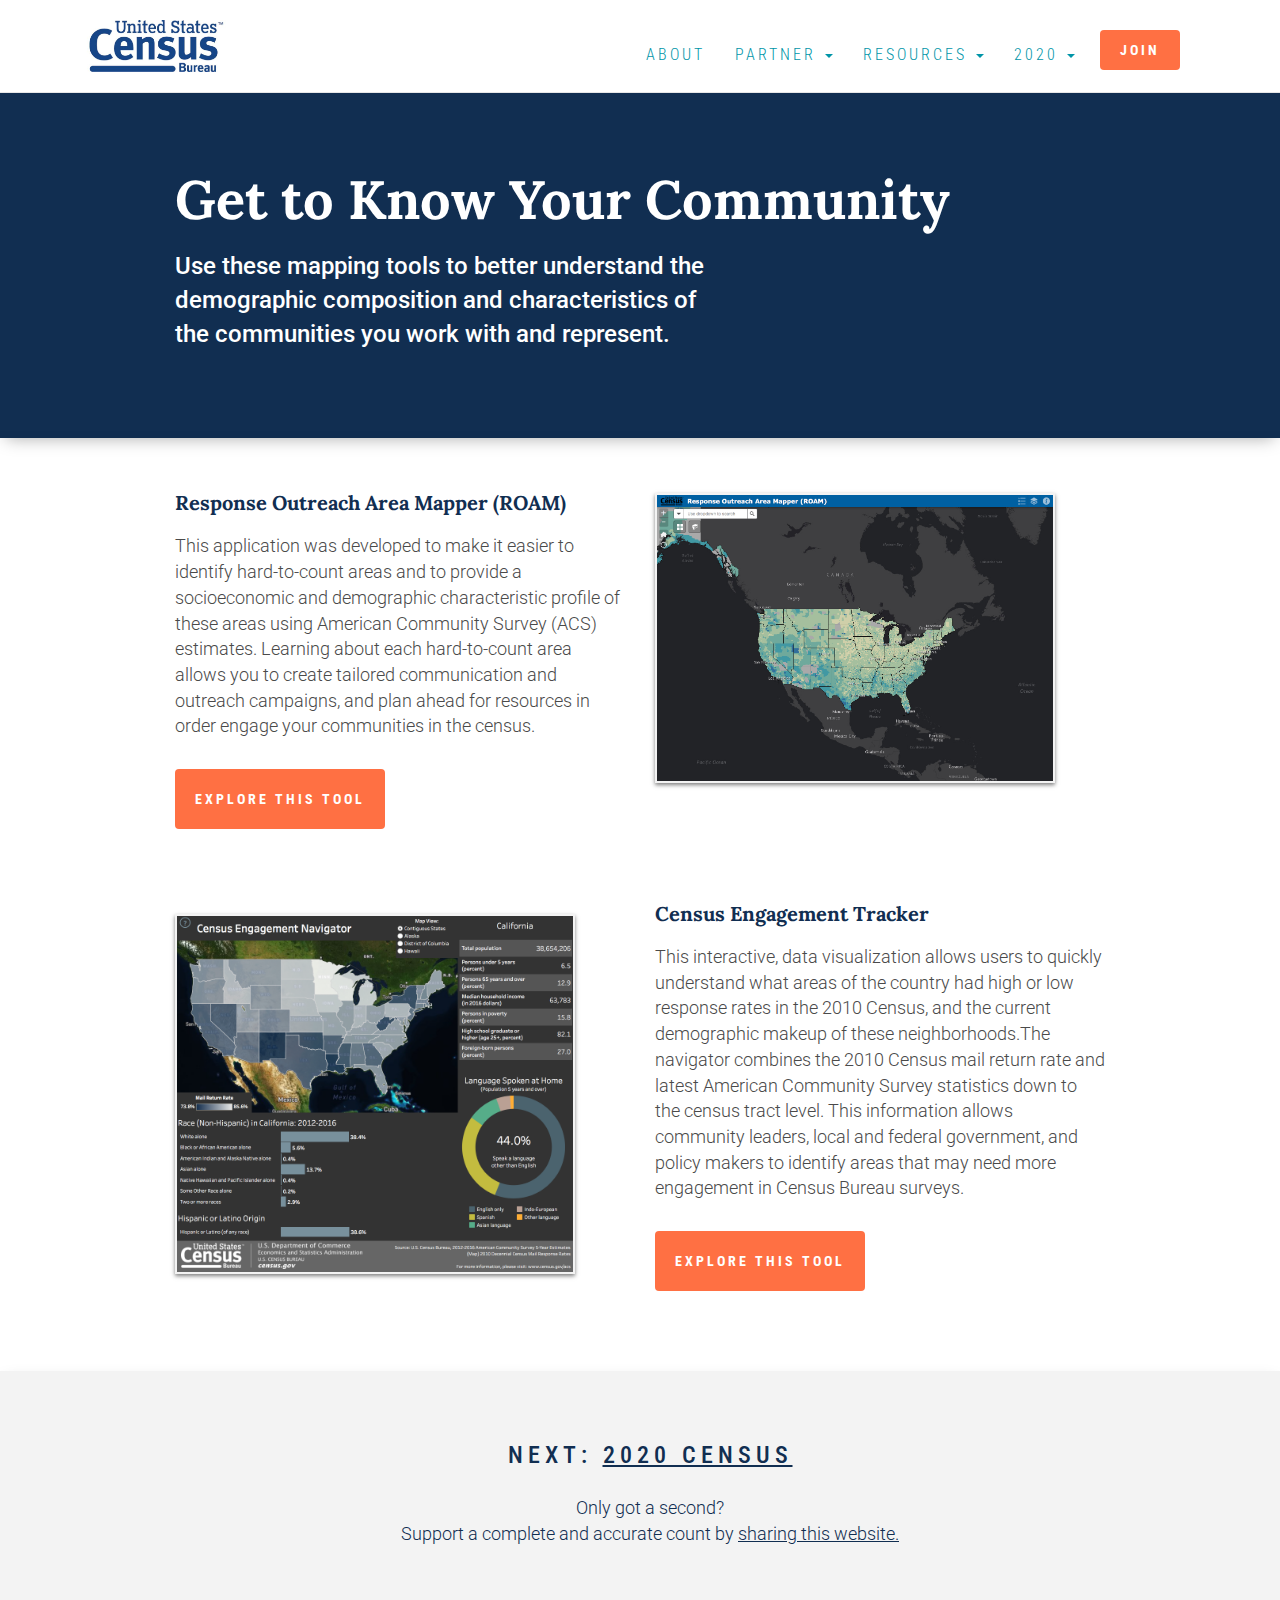
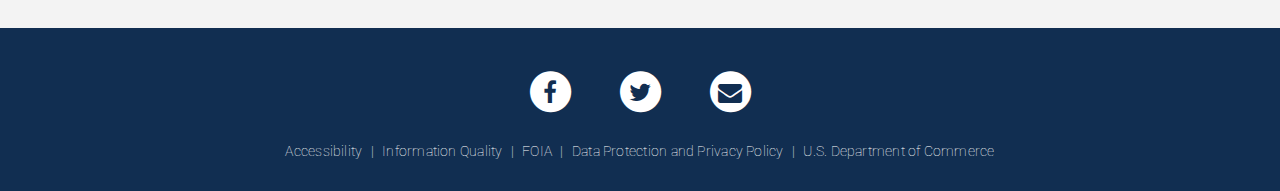
<file: maps.html>
<!DOCTYPE html>
<html lang="">
	<head>
		<meta charset="utf-8">
		<meta http-equiv="X-UA-Compatible" content="IE=edge">
		<meta name="viewport" content="width=device-width, initial-scale=1">
		<title>Census Partnerships</title>

		<!-- Bootstrap CSS -->
		<link rel="stylesheet" href="src/css/bootstrap.min.css">

		<!-- Local CSS -->
		<link rel="stylesheet" href="src/css/landing.css">
		<link rel="stylesheet" href="src/css/custom.css">
		<link rel="stylesheet" href="src/fonts/font-awesome/css/font-awesome.min.css">

		<!-- HTML5 Shim and Respond.js IE8 support of HTML5 elements and media queries -->
		<!-- WARNING: Respond.js doesn't work if you view the page via file:// -->
		<!--[if lt IE 9]>
			<script src="https://oss.maxcdn.com/libs/html5shiv/3.7.2/html5shiv.min.js"></script>
			<script src="https://oss.maxcdn.com/libs/respond.js/1.4.2/respond.min.js"></script>
		<![endif]-->
		<link href="https://fonts.googleapis.com/css?family=Lora:700|Roboto+Condensed:700|Roboto:300" rel="stylesheet">
	</head>

	<!-- Navigation -->
		<nav class="navbar navbar-fixed-top navbar-default" role="navigation">
		  <div class="container-fluid">
		    <div class="navbar-header">
		      <button type="button" class="navbar-toggle collapsed" data-toggle="collapse" data-target="#bs-example-navbar-collapse-1" aria-expanded="false">
		        <span class="sr-only">Toggle navigation</span>
		        <span class="icon-bar"></span>
		        <span class="icon-bar"></span>
		        <span class="icon-bar"></span>
		      </button>
		      <a href="https://www.census.gov/">
		      	<img class="img img-responsive" id="main-logo" src="src/img/census-logo-white-bg2.jpg" alt="">
		  	  </a>		    </div>

		    <div class="collapse navbar-collapse" id="bs-example-navbar-collapse-1">
			      <ul class="nav navbar-nav navbar-right">
				        <li><a href="index.html">About</a></li>
					        <li class="dropdown">
					          <a href="#" class="dropdown-toggle" data-toggle="dropdown" role="button" aria-haspopup="true" aria-expanded="false">Partner <span class="caret"></span></a>
						          <ul class="dropdown-menu" id="partner-dropdown">
							            <li><a href="learn.html">Learn</a></li>
							            <li role="separator" class="divider"></li>
							            <li><a href="act.html">Engage</a></li>
						          </ul>
					        </li>
						<li class="dropdown">
					          <a href="#" class="dropdown-toggle" data-toggle="dropdown" role="button" aria-haspopup="true" aria-expanded="false">Resources <span class="caret"></span></a>
						          <ul class="dropdown-menu">
							            <li><a href="toolkits.html">Toolkits</a></li>
							            <li role="separator" class="divider"></li>
							            <li><a href="workshops.html">Workshops</a></li>
							            <li role="separator" class="divider"></li>
							            <li><a href="maps.html">Mapping Tools</a></li>
							            <li role="separator" class="divider"></li>
							            <li><a href="https://www.census.gov/data/training-workshops.html" target="_blank">Training&nbsp;<i class="fa fas fa-external-link fa-stack-1x s-icon "></i></a> </li>
						          </ul>
					        </li>
					    <li class="dropdown">
					      <a href="2020.html" class="dropdown-toggle" data-toggle="dropdown" role="button" aria-haspopup="true" aria-expanded="false">2020 <span class="caret"></span></a>
					          <ul class="dropdown-menu">
						            <li><a href="2020.html">2020 Census</a></li>
						            <li role="separator" class="divider"></li>
						            <li><a href="Act-for-2020.html">Get Started</a></li>
						      </ul>
					  	</li>
					 <a href="join.html">
						 <button type="button" class="btn btn-default btn-bta" id="join-button">
								Join
						</button>
					</a>
			      </ul>
		    </div><!-- /.navbar-collapse -->
		  </div><!-- /.container-fluid -->
		</nav>	

		<div class="blue-header-div bottom-shadow ">
			<div class="container">
					<h1>
						Get to Know Your Community
					</h1>
					<h3>
						 Use these mapping tools to better understand the demographic composition and characteristics of the communities you work with and represent.
					</h3>

				</div>
			</div>
		</div>


<!-- 		<div class="blue-div bottom-shadow">
			<div class="container">
				<p>
					Partner-driven workshops help increase data use and awareness and strengthen participation in Census Bureau surveys and programs.
				</p>
			</div>
		</div> -->


	<div id="census-workshop-toolkit" class="white-div bottom-shadow row">
		<div class="container container-fluid mobile-padded-2x">
				
			<div class="row">

				<div class="col-xs-12 col-sm-6 col-md-6 col-lg-6 toolkit-section">
					<h3> Response Outreach Area Mapper (ROAM) </h3>
					<p>This application was developed to make it easier to identify hard-to-count areas and to provide a socioeconomic and demographic characteristic profile of these areas using American Community Survey (ACS) estimates. Learning about each hard-to-count area allows you to create tailored communication and outreach campaigns, and plan ahead for resources in order engage your communities in the census. </p>

					<a href="https://www.census.gov/roam" target="_blank">
						<button type="button" class="btn btn-default btn-bta" id="explore-button" style="margin-top:20px; margin-bottom: 20px">
								Explore this Tool 
						</button>
					</a>

				</div>

				<div class="col-xs-12 col-sm-6 col-md-6 col-lg-6 toolkit-section">
					<img src="src/img/roam-tool.png" class="img-toolkit" style="margin-top: 35px;">
				</div>	
			</div>	
			<br>
			<div class="row">
				<div class="col-xs-12 col-sm-6 col-md-6 col-lg-6 toolkit-section">
					<img src="src/img/engagement-tool.png" class="img-toolkit" style="margin-top: 45px;">
				</div>


				<div class="col-xs-12 col-sm-6 col-md-6 col-lg-6 toolkit-section">
				

					<h3>Census Engagement Tracker</h3>
					<p>This interactive, data visualization allows users to quickly understand what areas of the country had high or low response rates in the 2010 Census, and the current demographic makeup of these neighborhoods.The navigator combines the 2010 Census mail return rate and latest American Community Survey statistics down to the census tract level. This information allows community leaders, local and federal government, and policy makers to identify areas that may need more engagement in Census Bureau surveys.
					</p>

					<a href="https://www.census.gov/library/visualizations/interactive/engagement.html" target="_blank">
						<button type="button" class="btn btn-default btn-bta" id="explore-button" style="margin-top:20px; margin-bottom: 20px">
								Explore this Tool 
						</button>
					</a>
				</div>
			</div>

			<div>
				
			</div>
		</div>
	</div>
			<div id="next-act" class="grey-div bottom-shadow text-center">
			<div class="container container-fluid">
				<h3> 
					Next: <a href="2020.html" style="text-decoration: underline">2020 Census</a>
				</h3>
				<p>Only got a second? <br> Support a complete and accurate count by <a href="http://www.facebook.com/sharer/sharer.php?u=https://www.census.gov/partners/"><u>sharing this website.</u></a></p>

			</div>
		</div>
		<footer>
			<div class="container container-fluid" id="footer-icons">

					<div class="text-center">

						<div class="col-xs-4 text-center social-div" >
							<a class="" href="https://www.facebook.com/uscensusbureau/" target="_blank">
								<span class="fa-stack social">
								  <i class="fa fa-circle fa-stack-2x b-icon"></i>
								  <i class="fa fa-facebook fa-stack-1x s-icon"></i>
								</span>
							</a>
						</div>

						<div class="col-xs-4 text-center social-div" >
							<a class="" href="https://twitter.com/uscensusbureau" target="_blank">
								<span class="fa-stack social">
								  <i class="fa fa-circle fa-stack-2x b-icon"></i>
								  <i class="fa fa-twitter fa-stack-1x s-icon"></i>
								</span>
							</a>
						</div>

						<div class="col-xs-4 text-center social-div" >
							<a class="" href="mailto:census.partners@census.gov" target="_blank">
								<span class="fa-stack social">
								  <i class="fa fa-circle fa-stack-2x b-icon"></i>
								  <i class="fa fa-envelope fa-stack-1x s-icon"></i>
								</span>
							</a>
						</div>

					</div>

				</div>
			</div>

			<div class="container text-center" id="footer-links">
          <a href="https://www.census.gov/about/policies/privacy/privacy-policy.html#par_textimage_1" title="Accessibility">
						Accessibility
					</a>
          <span>|</span>
          <a href="https://www.census.gov/quality/" title="Information Quality">
						Information Quality
					</a>
          <span>|</span>
          <a href="https://www.census.gov/foia/" title="FOIA">
						FOIA
					</a>
          <span>|</span>
          <a href="https://www.census.gov/privacy/" title="Data Protection and Privacy Policy">
						Data Protection and Privacy Policy
					</a>
          <span>|</span>
          <a href="https://www.commerce.gov/" title="U.S. Department of Commerce">
						U.S. Department of Commerce
					</a>
      </div>
		</footer>

		<!-- jQuery -->
		<script src="./src/js/jquery.min.js"></script>
		<!-- Bootstrap JavaScript -->
		<script src="./src/js/bootstrap.min.js"></script>
		<!-- IE10 viewport hack for Surface/desktop Windows 8 bug -->
		<script type="text/javascript">
		// Select all links with hashes
		$('a[href*="#"]')
		  // Remove links that don't actually link to anything
		  .not('[href="#"]')
		  .not('[href="#0"]')
		  .click(function(event) {
		    // On-page links
		    if (
		      location.pathname.replace(/^\//, '') == this.pathname.replace(/^\//, '')
		      &&
		      location.hostname == this.hostname
		    ) {
		      // Figure out element to scroll to
		      var target = $(this.hash);
		      target = target.length ? target : $('[name=' + this.hash.slice(1) + ']');
		      // Does a scroll target exist?
		      if (target.length) {
		        // Only prevent default if animation is actually gonna happen
		        event.preventDefault();
		        $('html, body').animate({
		          scrollTop: target.offset().top - 50
		        }, 1000, function() {
							// animation placeholder
		        });
		      }
		    }
		  });


		</script>
	</body>
</html>
</file>
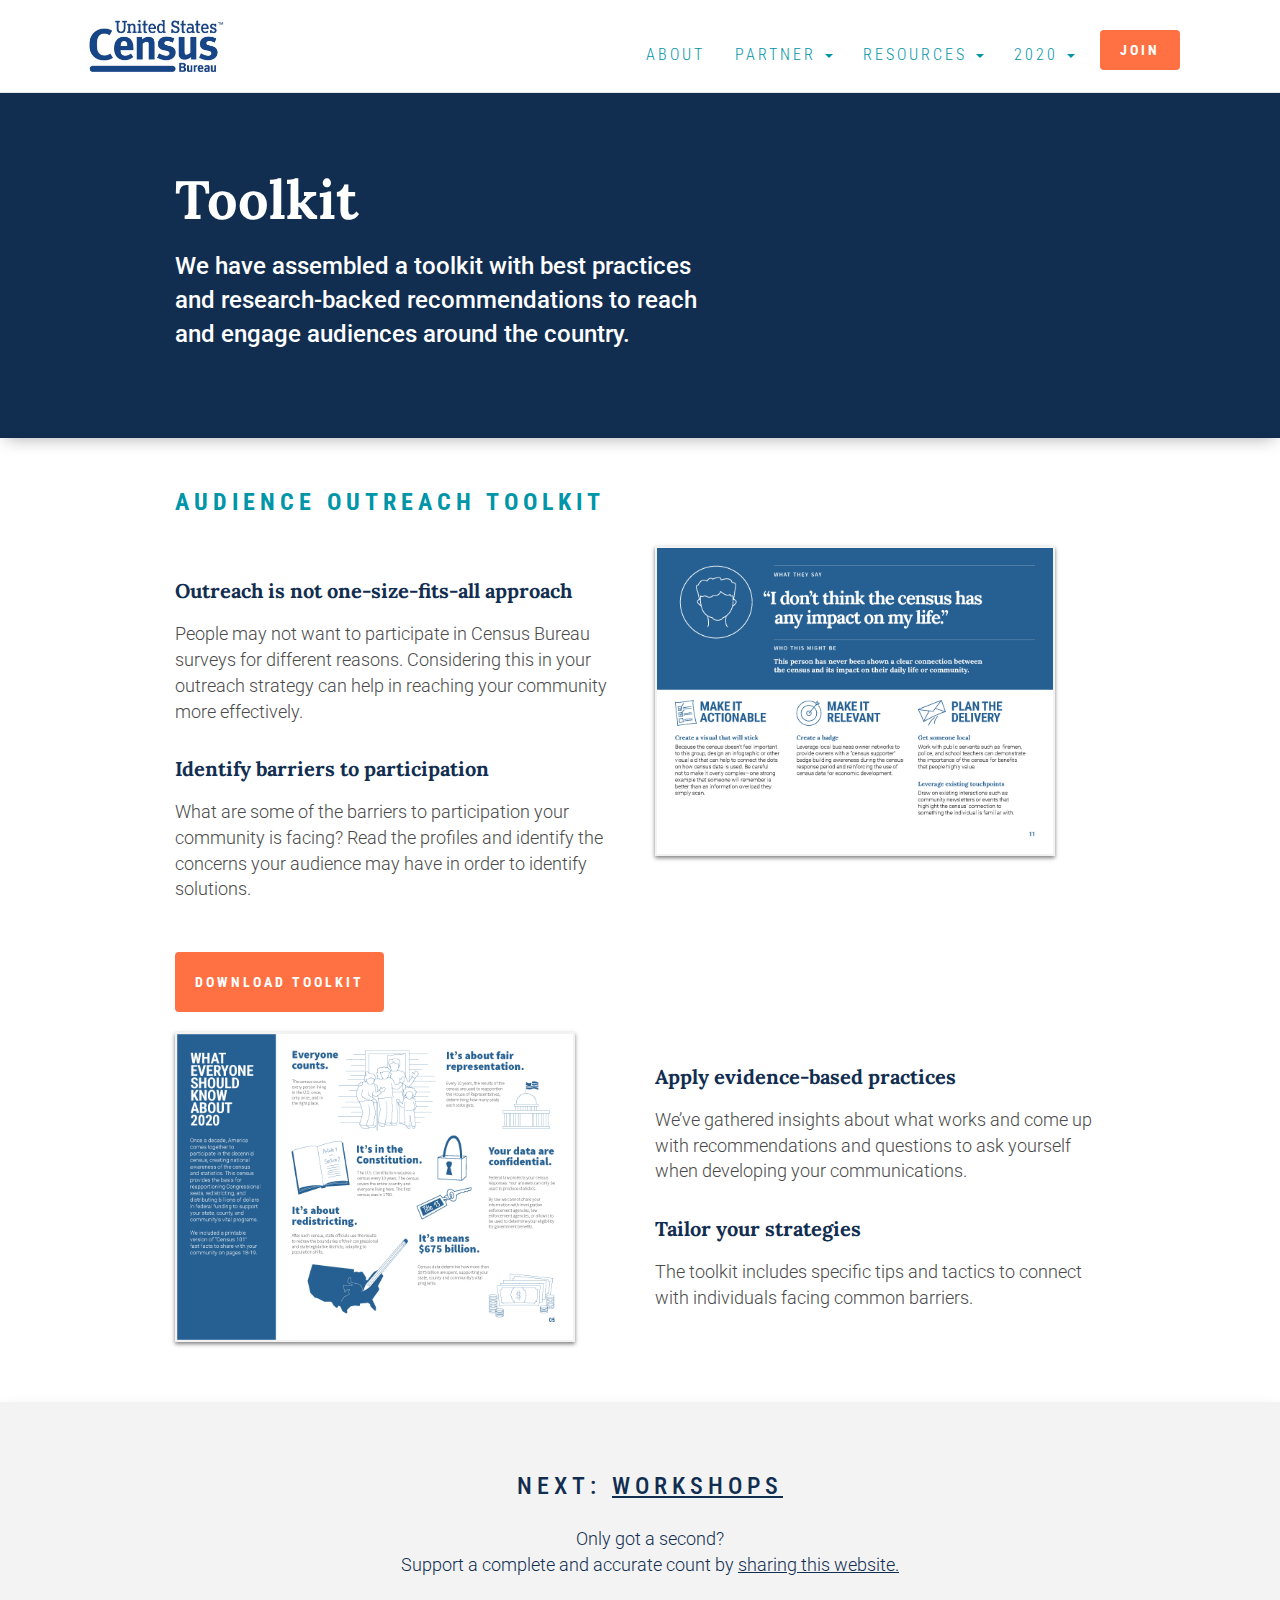
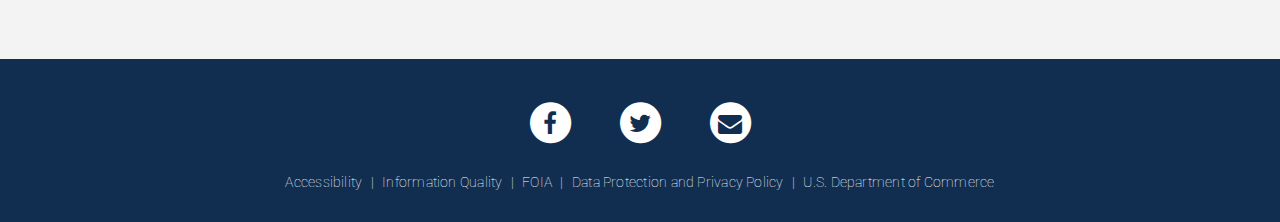
<file: toolkits.html>
<!DOCTYPE html>
<html lang="">
	<head>
		<meta charset="utf-8">
		<meta http-equiv="X-UA-Compatible" content="IE=edge">
		<meta name="viewport" content="width=device-width, initial-scale=1">
		<title>Census Partnerships</title>

		<!-- Bootstrap CSS -->
		<link rel="stylesheet" href="src/css/bootstrap.min.css">

		<!-- Local CSS -->
		<link rel="stylesheet" href="src/css/landing.css">
		<link rel="stylesheet" href="src/css/custom.css">
		<link rel="stylesheet" href="src/fonts/font-awesome/css/font-awesome.min.css">

		<!-- HTML5 Shim and Respond.js IE8 support of HTML5 elements and media queries -->
		<!-- WARNING: Respond.js doesn't work if you view the page via file:// -->
		<!--[if lt IE 9]>
			<script src="https://oss.maxcdn.com/libs/html5shiv/3.7.2/html5shiv.min.js"></script>
			<script src="https://oss.maxcdn.com/libs/respond.js/1.4.2/respond.min.js"></script>
		<![endif]-->
		<link href="https://fonts.googleapis.com/css?family=Lora:700|Roboto+Condensed:700|Roboto:300" rel="stylesheet">
	</head>

	<!-- Navigation -->
		<nav class="navbar navbar-fixed-top navbar-default" role="navigation">
		  <div class="container-fluid">
		    <div class="navbar-header">
		      <button type="button" class="navbar-toggle collapsed" data-toggle="collapse" data-target="#bs-example-navbar-collapse-1" aria-expanded="false">
		        <span class="sr-only">Toggle navigation</span>
		        <span class="icon-bar"></span>
		        <span class="icon-bar"></span>
		        <span class="icon-bar"></span>
		      </button>
		      <a href="https://www.census.gov/">
		      	<img class="img img-responsive" id="main-logo" src="src/img/census-logo-white-bg2.jpg" alt="">
		  	  </a>		    </div>

		    <div class="collapse navbar-collapse" id="bs-example-navbar-collapse-1">
			      <ul class="nav navbar-nav navbar-right">
				        <li><a href="index.html">About</a></li>
					        <li class="dropdown">
					          <a href="#" class="dropdown-toggle" data-toggle="dropdown" role="button" aria-haspopup="true" aria-expanded="false">Partner <span class="caret"></span></a>
						          <ul class="dropdown-menu" id="partner-dropdown">
							            <li><a href="learn.html">Learn</a></li>
							            <li role="separator" class="divider"></li>
							            <li><a href="act.html">Engage</a></li>
						          </ul>
					        </li>
						<li class="dropdown">
					          <a href="#" class="dropdown-toggle" data-toggle="dropdown" role="button" aria-haspopup="true" aria-expanded="false">Resources <span class="caret"></span></a>
						          <ul class="dropdown-menu">
							            <li><a href="toolkits.html">Toolkits</a></li>
							            <li role="separator" class="divider"></li>
							            <li><a href="workshops.html">Workshops</a></li>
							            <li role="separator" class="divider"></li>
							            <li><a href="maps.html">Mapping Tools</a></li>
							            <li role="separator" class="divider"></li>
							            <li><a href="https://www.census.gov/data/training-workshops.html" target="_blank">Training&nbsp;<i class="fa fas fa-external-link fa-stack-1x s-icon "></i></a> </li>
						          </ul>
					        </li>
					    <li class="dropdown">
					      <a href="2020.html" class="dropdown-toggle" data-toggle="dropdown" role="button" aria-haspopup="true" aria-expanded="false">2020 <span class="caret"></span></a>
					          <ul class="dropdown-menu">
						            <li><a href="2020.html">2020 Census</a></li>
						            <li role="separator" class="divider"></li>
						            <li><a href="Act-for-2020.html">Get Started</a></li>
						      </ul>
					  	</li>
					 <a href="join.html">
						 <button type="button" class="btn btn-default btn-bta" id="join-button">
								Join
						</button>
					</a>
			      </ul>
		    </div><!-- /.navbar-collapse -->
		  </div><!-- /.container-fluid -->
		</nav>	

		<div class="blue-header-div bottom-shadow ">
			<div class="container">
					<h1>
						Toolkit
					</h1>
					<h3>
						We have assembled a toolkit with best practices and research-backed recommendations to reach and engage audiences around the country.
					</h3>
				</div>
			</div>
		</div>


<!-- 		<div class="blue-div bottom-shadow">
			<div class="container">
				<p>
					Partner-driven workshops help increase data use and awareness and strengthen participation in Census Bureau surveys and programs.
				</p>
			</div>
		</div> -->


	<div id="census-workshop-toolkit" class="white-div bottom-shadow row">
		<div class="container container-fluid mobile-padded-2x">
				<h3 id="section-heading"> Audience Outreach Toolkit </h3>
				
			<div class="row">

				<div class="col-xs-12 col-sm-6 col-md-6 col-lg-6 toolkit-section">
					<h3>Outreach is not one-size-fits-all approach</h3>
					<p>People may not want to participate in Census Bureau surveys for different reasons. Considering this in your outreach strategy can help in reaching your community more effectively.</p>

					<h3>Identify barriers to participation</h3>
					<p>What are some of the barriers to participation your community is facing? Read the profiles and identify the concerns your audience may have in order to identify solutions. </p>
					<a href="toolkit.pdf" target="_blank">
					<button type="button" class="btn btn-default btn-bta" id="explore-button" style="margin-top:40px;">
							Download Toolkit
					</button>
				</a>
				</div>

				<div class="col-xs-12 col-sm-6 col-md-6 col-lg-6 toolkit-section">
					<img src="src/img/CommunityOutreachToolkit1.png" class="img-toolkit">
				</div>	
			</div>	
			<br>
			<div class="row">
				<div class="col-xs-12 col-sm-6 col-md-6 col-lg-6 toolkit-section">
					<img src="src/img/CommunityOutreachTooklit2.png" class="img-toolkit">
				</div>


				<div class="col-xs-12 col-sm-6 col-md-6 col-lg-6 toolkit-section">
					
					<h3>Apply evidence-based practices</h3>
					<p>We’ve gathered insights about what works and come up with recommendations and questions to ask yourself when developing your communications. </p>

					<h3>Tailor your strategies</h3>
					<p>The toolkit includes specific tips and tactics to connect with individuals facing common barriers.</p>

				</div>
			</div>
			<div>
				
			</div>
		</div>
	</div>
			<div id="next-act" class="grey-div bottom-shadow text-center">
			<div class="container container-fluid">
				<h3> 
					Next: <a href="workshops.html" style="text-decoration: underline">Workshops</a>
				</h3>
				<p>Only got a second? <br> Support a complete and accurate count by <a href="http://www.facebook.com/sharer/sharer.php?u=https://www.census.gov/partners/"><u>sharing this website.</u></a></p>

			</div>
		</div>
		<footer>
			<div class="container container-fluid" id="footer-icons">

					<div class="text-center">

						<div class="col-xs-4 text-center social-div" >
							<a class="" href="https://www.facebook.com/uscensusbureau/" target="_blank">
								<span class="fa-stack social">
								  <i class="fa fa-circle fa-stack-2x b-icon"></i>
								  <i class="fa fa-facebook fa-stack-1x s-icon"></i>
								</span>
							</a>
						</div>

						<div class="col-xs-4 text-center social-div" >
							<a class="" href="https://twitter.com/uscensusbureau" target="_blank">
								<span class="fa-stack social">
								  <i class="fa fa-circle fa-stack-2x b-icon"></i>
								  <i class="fa fa-twitter fa-stack-1x s-icon"></i>
								</span>
							</a>
						</div>

						<div class="col-xs-4 text-center social-div" >
							<a class="" href="mailto:census.partners@census.gov" target="_blank">
								<span class="fa-stack social">
								  <i class="fa fa-circle fa-stack-2x b-icon"></i>
								  <i class="fa fa-envelope fa-stack-1x s-icon"></i>
								</span>
							</a>
						</div>

					</div>

				</div>
			</div>

			<div class="container text-center" id="footer-links">
          <a href="https://www.census.gov/about/policies/privacy/privacy-policy.html#par_textimage_1" title="Accessibility">
						Accessibility
					</a>
          <span>|</span>
          <a href="https://www.census.gov/quality/" title="Information Quality">
						Information Quality
					</a>
          <span>|</span>
          <a href="https://www.census.gov/foia/" title="FOIA">
						FOIA
					</a>
          <span>|</span>
          <a href="https://www.census.gov/privacy/" title="Data Protection and Privacy Policy">
						Data Protection and Privacy Policy
					</a>
          <span>|</span>
          <a href="https://www.commerce.gov/" title="U.S. Department of Commerce">
						U.S. Department of Commerce
					</a>
      </div>
		</footer>

		<!-- jQuery -->
		<script src="./src/js/jquery.min.js"></script>
		<!-- Bootstrap JavaScript -->
		<script src="./src/js/bootstrap.min.js"></script>
		<!-- IE10 viewport hack for Surface/desktop Windows 8 bug -->
		<script type="text/javascript">
		// Select all links with hashes
		$('a[href*="#"]')
		  // Remove links that don't actually link to anything
		  .not('[href="#"]')
		  .not('[href="#0"]')
		  .click(function(event) {
		    // On-page links
		    if (
		      location.pathname.replace(/^\//, '') == this.pathname.replace(/^\//, '')
		      &&
		      location.hostname == this.hostname
		    ) {
		      // Figure out element to scroll to
		      var target = $(this.hash);
		      target = target.length ? target : $('[name=' + this.hash.slice(1) + ']');
		      // Does a scroll target exist?
		      if (target.length) {
		        // Only prevent default if animation is actually gonna happen
		        event.preventDefault();
		        $('html, body').animate({
		          scrollTop: target.offset().top - 50
		        }, 1000, function() {
							// animation placeholder
		        });
		      }
		    }
		  });
		</script>
	</body>
</html>
</file>
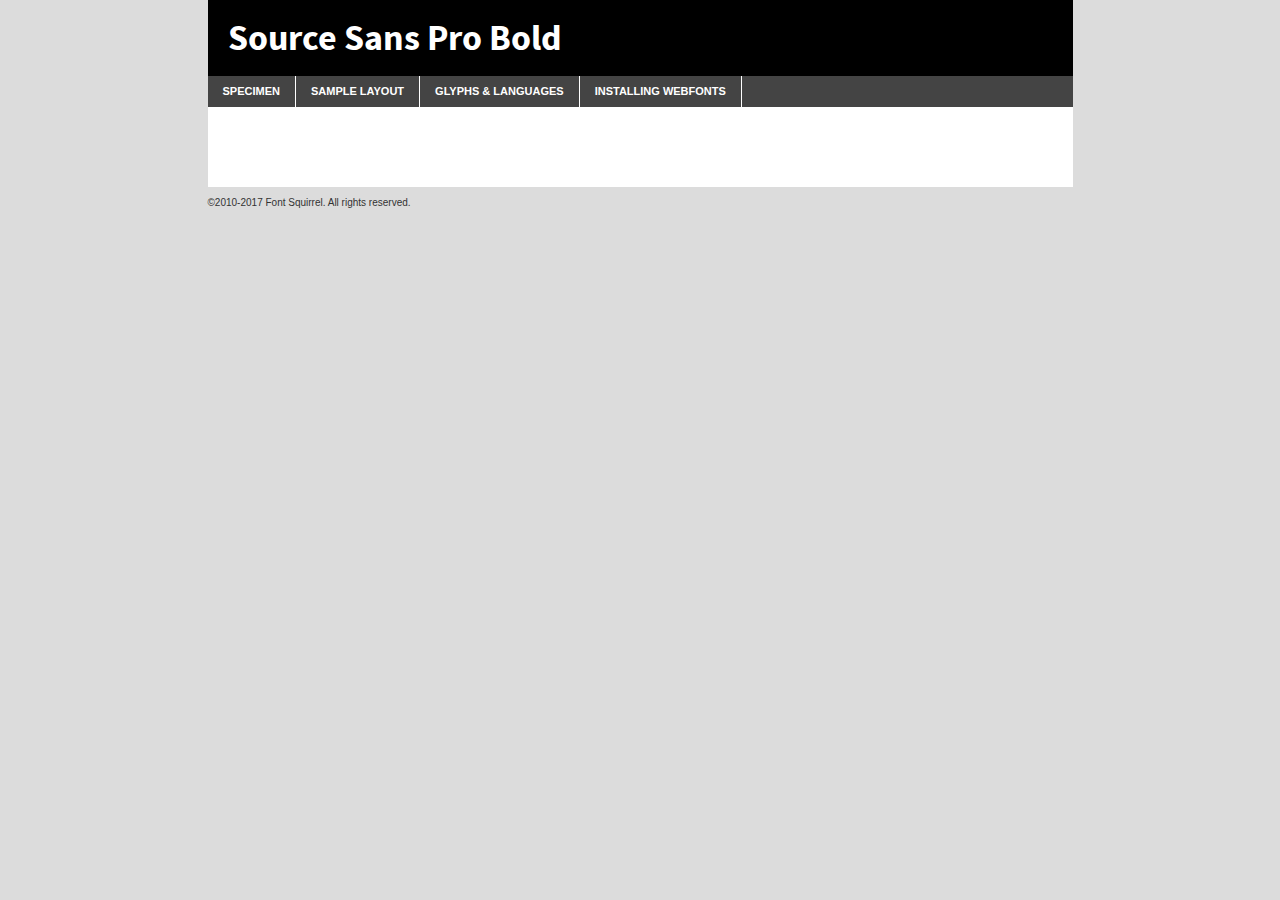
<file: src/fonts/Source-Sans-Pro/sourcesanspro-bold-demo.html>
<!DOCTYPE html PUBLIC "-//W3C//DTD XHTML 1.0 Transitional//EN"
	"http://www.w3.org/TR/xhtml1/DTD/xhtml1-transitional.dtd">

<html xmlns="http://www.w3.org/1999/xhtml" xml:lang="en" lang="en">
<head>
	<meta http-equiv="Content-Type" content="text/html; charset=utf-8" />
	<script src="http://ajax.googleapis.com/ajax/libs/jquery/1.7.2/jquery.min.js" type="text/javascript" charset="utf-8"></script>
	<script type="text/javascript">
	(function($){$.fn.easyTabs=function(option){var param=jQuery.extend({fadeSpeed:"fast",defaultContent:1,activeClass:'active'},option);$(this).each(function(){var thisId="#"+this.id;if(param.defaultContent==''){param.defaultContent=1;}
	if(typeof param.defaultContent=="number")
	{var defaultTab=$(thisId+" .tabs li:eq("+(param.defaultContent-1)+") a").attr('href').substr(1);}else{var defaultTab=param.defaultContent;}
	$(thisId+" .tabs li a").each(function(){var tabToHide=$(this).attr('href').substr(1);$("#"+tabToHide).addClass('easytabs-tab-content');});hideAll();changeContent(defaultTab);function hideAll(){$(thisId+" .easytabs-tab-content").hide();}
	function changeContent(tabId){hideAll();$(thisId+" .tabs li").removeClass(param.activeClass);$(thisId+" .tabs li a[href=#"+tabId+"]").closest('li').addClass(param.activeClass);if(param.fadeSpeed!="none")
	{$(thisId+" #"+tabId).fadeIn(param.fadeSpeed);}else{$(thisId+" #"+tabId).show();}}
	$(thisId+" .tabs li").click(function(){var tabId=$(this).find('a').attr('href').substr(1);changeContent(tabId);return false;});});}})(jQuery);
	</script>
	<link rel="stylesheet" href="specimen_files/specimen_stylesheet.css" type="text/css" charset="utf-8" />
	<link rel="stylesheet" href="stylesheet.css" type="text/css" charset="utf-8" />

	<style type="text/css">
					body{
				font-family: 'source_sans_probold';
							}
		</style>

	<title>Source Sans Pro Bold Specimen</title>
	
	
	<script type="text/javascript" charset="utf-8">
		$(document).ready(function() {
			$('#container').easyTabs({defaultContent:1});
		});
	</script>
</head>

<body>
<div id="container">
	<div id="header">
		Source Sans Pro Bold	</div>
	<ul class="tabs">
		<li><a href="#specimen">Specimen</a></li>
		<li><a href="#layout">Sample Layout</a></li>
				<li><a href="#glyphs">Glyphs &amp; Languages</a></li>
		<li><a href="#installing">Installing Webfonts</a></li>
		
	</ul>
	
	<div id="main_content">

		
			<div id="specimen">
		
				<div class="section">
					<div class="grid12 firstcol">
						<div class="huge">AaBb</div>
					</div>
				</div>
		
				<div class="section">
					<div class="glyph_range">A&#x200B;B&#x200b;C&#x200b;D&#x200b;E&#x200b;F&#x200b;G&#x200b;H&#x200b;I&#x200b;J&#x200b;K&#x200b;L&#x200b;M&#x200b;N&#x200b;O&#x200b;P&#x200b;Q&#x200b;R&#x200b;S&#x200b;T&#x200b;U&#x200b;V&#x200b;W&#x200b;X&#x200b;Y&#x200b;Z&#x200b;a&#x200b;b&#x200b;c&#x200b;d&#x200b;e&#x200b;f&#x200b;g&#x200b;h&#x200b;i&#x200b;j&#x200b;k&#x200b;l&#x200b;m&#x200b;n&#x200b;o&#x200b;p&#x200b;q&#x200b;r&#x200b;s&#x200b;t&#x200b;u&#x200b;v&#x200b;w&#x200b;x&#x200b;y&#x200b;z&#x200b;1&#x200b;2&#x200b;3&#x200b;4&#x200b;5&#x200b;6&#x200b;7&#x200b;8&#x200b;9&#x200b;0&#x200b;&amp;&#x200b;.&#x200b;,&#x200b;?&#x200b;!&#x200b;&#64;&#x200b;(&#x200b;)&#x200b;#&#x200b;$&#x200b;%&#x200b;*&#x200b;+&#x200b;-&#x200b;=&#x200b;:&#x200b;;</div>
				</div>
				<div class="section">
					<div class="grid12 firstcol">
						<table class="sample_table">
							<tr><td>10</td><td class="size10">abcdefghijklmnopqrstuvwxyzABCDEFGHIJKLMNOPQRSTUVWXYZ0123456789abcdefghijklmnopqrstuvwxyzABCDEFGHIJKLMNOPQRSTUVWXYZ0123456789abcdefghijklmnopqrstuvwxyzABCDEFGHIJKLMNOPQRSTUVWXYZ</td></tr>
							<tr><td>11</td><td class="size11">abcdefghijklmnopqrstuvwxyzABCDEFGHIJKLMNOPQRSTUVWXYZ0123456789abcdefghijklmnopqrstuvwxyzABCDEFGHIJKLMNOPQRSTUVWXYZ0123456789abcdefghijklmnopqrstuvwxyzABCDEFGHIJKLMNOPQRSTUVWXYZ</td></tr>
							<tr><td>12</td><td class="size12">abcdefghijklmnopqrstuvwxyzABCDEFGHIJKLMNOPQRSTUVWXYZ0123456789abcdefghijklmnopqrstuvwxyzABCDEFGHIJKLMNOPQRSTUVWXYZ0123456789abcdefghijklmnopqrstuvwxyzABCDEFGHIJKLMNOPQRSTUVWXYZ</td></tr>
							<tr><td>13</td><td class="size13">abcdefghijklmnopqrstuvwxyzABCDEFGHIJKLMNOPQRSTUVWXYZ0123456789abcdefghijklmnopqrstuvwxyzABCDEFGHIJKLMNOPQRSTUVWXYZ0123456789abcdefghijklmnopqrstuvwxyzABCDEFGHIJKLMNOPQRSTUVWXYZ</td></tr>
							<tr><td>14</td><td class="size14">abcdefghijklmnopqrstuvwxyzABCDEFGHIJKLMNOPQRSTUVWXYZ0123456789abcdefghijklmnopqrstuvwxyzABCDEFGHIJKLMNOPQRSTUVWXYZ0123456789abcdefghijklmnopqrstuvwxyzABCDEFGHIJKLMNOPQRSTUVWXYZ</td></tr>
							<tr><td>16</td><td class="size16">abcdefghijklmnopqrstuvwxyzABCDEFGHIJKLMNOPQRSTUVWXYZ0123456789abcdefghijklmnopqrstuvwxyzABCDEFGHIJKLMNOPQRSTUVWXYZ</td></tr>
							<tr><td>18</td><td class="size18">abcdefghijklmnopqrstuvwxyzABCDEFGHIJKLMNOPQRSTUVWXYZ0123456789abcdefghijklmnopqrstuvwxyzABCDEFGHIJKLMNOPQRSTUVWXYZ</td></tr>
							<tr><td>20</td><td class="size20">abcdefghijklmnopqrstuvwxyzABCDEFGHIJKLMNOPQRSTUVWXYZ0123456789abcdefghijklmnopqrstuvwxyzABCDEFGHIJKLMNOPQRSTUVWXYZ</td></tr>
							<tr><td>24</td><td class="size24">abcdefghijklmnopqrstuvwxyzABCDEFGHIJKLMNOPQRSTUVWXYZ0123456789abcdefghijklmnopqrstuvwxyzABCDEFGHIJKLMNOPQRSTUVWXYZ</td></tr>
							<tr><td>30</td><td class="size30">abcdefghijklmnopqrstuvwxyzABCDEFGHIJKLMNOPQRSTUVWXYZ0123456789abcdefghijklmnopqrstuvwxyzABCDEFGHIJKLMNOPQRSTUVWXYZ</td></tr>
							<tr><td>36</td><td class="size36">abcdefghijklmnopqrstuvwxyzABCDEFGHIJKLMNOPQRSTUVWXYZ0123456789abcdefghijklmnopqrstuvwxyzABCDEFGHIJKLMNOPQRSTUVWXYZ</td></tr>
							<tr><td>48</td><td class="size48">abcdefghijklmnopqrstuvwxyzABCDEFGHIJKLMNOPQRSTUVWXYZ0123456789abcdefghijklmnopqrstuvwxyzABCDEFGHIJKLMNOPQRSTUVWXYZ</td></tr>
							<tr><td>60</td><td class="size60">abcdefghijklmnopqrstuvwxyzABCDEFGHIJKLMNOPQRSTUVWXYZ0123456789abcdefghijklmnopqrstuvwxyzABCDEFGHIJKLMNOPQRSTUVWXYZ</td></tr>
							<tr><td>72</td><td class="size72">abcdefghijklmnopqrstuvwxyzABCDEFGHIJKLMNOPQRSTUVWXYZ0123456789abcdefghijklmnopqrstuvwxyzABCDEFGHIJKLMNOPQRSTUVWXYZ</td></tr>
							<tr><td>90</td><td class="size90">abcdefghijklmnopqrstuvwxyzABCDEFGHIJKLMNOPQRSTUVWXYZ0123456789abcdefghijklmnopqrstuvwxyzABCDEFGHIJKLMNOPQRSTUVWXYZ</td></tr>
						</table>
				
					</div>
			
				</div>
		
		
		
								<div class="section" id="bodycomparison">


										<div id="xheight">
				<div class="fontbody">&#x25FC;&#x25FC;&#x25FC;&#x25FC;&#x25FC;&#x25FC;&#x25FC;&#x25FC;&#x25FC;&#x25FC;&#x25FC;&#x25FC;&#x25FC;&#x25FC;&#x25FC;&#x25FC;&#x25FC;&#x25FC;&#x25FC;&#x25FC;&#x25FC;&#x25FC;&#x25FC;&#x25FC;&#x25FC;&#x25FC;&#x25FC;&#x25FC;&#x25FC;&#x25FC;&#x25FC;&#x25FC;&#x25FC;&#x25FC;&#x25FC;&#x25FC;&#x25FC;&#x25FC;&#x25FC;&#x25FC;&#x25FC;&#x25FC;&#x25FC;&#x25FC;&#x25FC;&#x25FC;&#x25FC;&#x25FC;&#x25FC;&#x25FC;&#x25FC;&#x25FC;&#x25FC;&#x25FC;&#x25FC;&#x25FC;&#x25FC;&#x25FC;&#x25FC;&#x25FC;&#x25FC;&#x25FC;&#x25FC;&#x25FC;&#x25FC;&#x25FC;&#x25FC;&#x25FC;&#x25FC;&#x25FC;&#x25FC;&#x25FC;&#x25FC;&#x25FC;&#x25FC;&#x25FC;&#x25FC;&#x25FC;&#x25FC;&#x25FC;&#x25FC;&#x25FC;&#x25FC;&#x25FC;&#x25FC;&#x25FC;&#x25FC;&#x25FC;&#x25FC;&#x25FC;&#x25FC;&#x25FC;&#x25FC;&#x25FC;&#x25FC;&#x25FC;&#x25FC;&#x25FC;&#x25FC;body</div><div class="arialbody">body</div><div class="verdanabody">body</div><div class="georgiabody">body</div></div>
										<div class="fontbody" style="z-index:1">
											body<span>Source Sans Pro Bold</span>
										</div>
										<div class="arialbody" style="z-index:1">
											body<span>Arial</span>
										</div>
										<div class="verdanabody" style="z-index:1">
											body<span>Verdana</span>
										</div>
										<div class="georgiabody" style="z-index:1">
											body<span>Georgia</span>
										</div>



								</div>
		
		
				<div class="section psample psample_row1" id="">
					
					<div class="grid2 firstcol">
						<p class="size10"><span>10.</span>Aenean lacinia bibendum nulla sed consectetur. Fusce dapibus, tellus ac cursus commodo, tortor mauris condimentum nibh, ut fermentum massa justo sit amet risus. Nullam id dolor id nibh ultricies vehicula ut id elit. Cum sociis natoque penatibus et magnis dis parturient montes, nascetur ridiculus mus. Nulla vitae elit libero, a pharetra augue.</p>
			
					</div>
					<div class="grid3">
						<p class="size11"><span>11.</span>Aenean lacinia bibendum nulla sed consectetur. Fusce dapibus, tellus ac cursus commodo, tortor mauris condimentum nibh, ut fermentum massa justo sit amet risus. Nullam id dolor id nibh ultricies vehicula ut id elit. Cum sociis natoque penatibus et magnis dis parturient montes, nascetur ridiculus mus. Nulla vitae elit libero, a pharetra augue.</p>
			
					</div>
					<div class="grid3">
						<p class="size12"><span>12.</span>Aenean lacinia bibendum nulla sed consectetur. Fusce dapibus, tellus ac cursus commodo, tortor mauris condimentum nibh, ut fermentum massa justo sit amet risus. Nullam id dolor id nibh ultricies vehicula ut id elit. Cum sociis natoque penatibus et magnis dis parturient montes, nascetur ridiculus mus. Nulla vitae elit libero, a pharetra augue.</p>
			
					</div>
					<div class="grid4">
						<p class="size13"><span>13.</span>Aenean lacinia bibendum nulla sed consectetur. Fusce dapibus, tellus ac cursus commodo, tortor mauris condimentum nibh, ut fermentum massa justo sit amet risus. Nullam id dolor id nibh ultricies vehicula ut id elit. Cum sociis natoque penatibus et magnis dis parturient montes, nascetur ridiculus mus. Nulla vitae elit libero, a pharetra augue.</p>
			
					</div>
					<div class="white_blend"></div>
					
				</div>
				<div class="section psample psample_row2" id="">
					<div class="grid3 firstcol">
						<p class="size14"><span>14.</span>Aenean lacinia bibendum nulla sed consectetur. Fusce dapibus, tellus ac cursus commodo, tortor mauris condimentum nibh, ut fermentum massa justo sit amet risus. Nullam id dolor id nibh ultricies vehicula ut id elit. Cum sociis natoque penatibus et magnis dis parturient montes, nascetur ridiculus mus. Nulla vitae elit libero, a pharetra augue.</p>
			
					</div>
					<div class="grid4">
						<p class="size16"><span>16.</span>Aenean lacinia bibendum nulla sed consectetur. Fusce dapibus, tellus ac cursus commodo, tortor mauris condimentum nibh, ut fermentum massa justo sit amet risus. Nullam id dolor id nibh ultricies vehicula ut id elit. Cum sociis natoque penatibus et magnis dis parturient montes, nascetur ridiculus mus. Nulla vitae elit libero, a pharetra augue.</p>
			
					</div>
					<div class="grid5">
						<p class="size18"><span>18.</span>Aenean lacinia bibendum nulla sed consectetur. Fusce dapibus, tellus ac cursus commodo, tortor mauris condimentum nibh, ut fermentum massa justo sit amet risus. Nullam id dolor id nibh ultricies vehicula ut id elit. Cum sociis natoque penatibus et magnis dis parturient montes, nascetur ridiculus mus. Nulla vitae elit libero, a pharetra augue.</p>
			
					</div>

					<div class="white_blend"></div>

				</div>
				
				<div class="section psample psample_row3" id="">
					<div class="grid5 firstcol">
						<p class="size20"><span>20.</span>Aenean lacinia bibendum nulla sed consectetur. Fusce dapibus, tellus ac cursus commodo, tortor mauris condimentum nibh, ut fermentum massa justo sit amet risus. Nullam id dolor id nibh ultricies vehicula ut id elit. Cum sociis natoque penatibus et magnis dis parturient montes, nascetur ridiculus mus. Nulla vitae elit libero, a pharetra augue.</p>
					</div>
					<div class="grid7">
						<p class="size24"><span>24.</span>Aenean lacinia bibendum nulla sed consectetur. Fusce dapibus, tellus ac cursus commodo, tortor mauris condimentum nibh, ut fermentum massa justo sit amet risus. Nullam id dolor id nibh ultricies vehicula ut id elit. Cum sociis natoque penatibus et magnis dis parturient montes, nascetur ridiculus mus. Nulla vitae elit libero, a pharetra augue.</p>
					</div>
					
					<div class="white_blend"></div>
					
				</div>
				
				<div class="section psample psample_row4" id="">
					<div class="grid12 firstcol">
						<p class="size30"><span>30.</span>Aenean lacinia bibendum nulla sed consectetur. Fusce dapibus, tellus ac cursus commodo, tortor mauris condimentum nibh, ut fermentum massa justo sit amet risus. Nullam id dolor id nibh ultricies vehicula ut id elit. Cum sociis natoque penatibus et magnis dis parturient montes, nascetur ridiculus mus. Nulla vitae elit libero, a pharetra augue.</p>
					</div>
					<div class="white_blend"></div>
					
				</div>
				
				
				
				<div class="section psample psample_row1 fullreverse">
					<div class="grid2 firstcol">
						<p class="size10"><span>10.</span>Aenean lacinia bibendum nulla sed consectetur. Fusce dapibus, tellus ac cursus commodo, tortor mauris condimentum nibh, ut fermentum massa justo sit amet risus. Nullam id dolor id nibh ultricies vehicula ut id elit. Cum sociis natoque penatibus et magnis dis parturient montes, nascetur ridiculus mus. Nulla vitae elit libero, a pharetra augue.</p>
			
					</div>
					<div class="grid3">
						<p class="size11"><span>11.</span>Aenean lacinia bibendum nulla sed consectetur. Fusce dapibus, tellus ac cursus commodo, tortor mauris condimentum nibh, ut fermentum massa justo sit amet risus. Nullam id dolor id nibh ultricies vehicula ut id elit. Cum sociis natoque penatibus et magnis dis parturient montes, nascetur ridiculus mus. Nulla vitae elit libero, a pharetra augue.</p>
			
					</div>
					<div class="grid3">
						<p class="size12"><span>12.</span>Aenean lacinia bibendum nulla sed consectetur. Fusce dapibus, tellus ac cursus commodo, tortor mauris condimentum nibh, ut fermentum massa justo sit amet risus. Nullam id dolor id nibh ultricies vehicula ut id elit. Cum sociis natoque penatibus et magnis dis parturient montes, nascetur ridiculus mus. Nulla vitae elit libero, a pharetra augue.</p>
			
					</div>
					<div class="grid4">
						<p class="size13"><span>13.</span>Aenean lacinia bibendum nulla sed consectetur. Fusce dapibus, tellus ac cursus commodo, tortor mauris condimentum nibh, ut fermentum massa justo sit amet risus. Nullam id dolor id nibh ultricies vehicula ut id elit. Cum sociis natoque penatibus et magnis dis parturient montes, nascetur ridiculus mus. Nulla vitae elit libero, a pharetra augue.</p>
			
					</div>
					<div class="black_blend"></div>
					
				</div>
				
				<div class="section psample psample_row2 fullreverse">
					<div class="grid3 firstcol">
						<p class="size14"><span>14.</span>Aenean lacinia bibendum nulla sed consectetur. Fusce dapibus, tellus ac cursus commodo, tortor mauris condimentum nibh, ut fermentum massa justo sit amet risus. Nullam id dolor id nibh ultricies vehicula ut id elit. Cum sociis natoque penatibus et magnis dis parturient montes, nascetur ridiculus mus. Nulla vitae elit libero, a pharetra augue.</p>
			
					</div>
					<div class="grid4">
						<p class="size16"><span>16.</span>Aenean lacinia bibendum nulla sed consectetur. Fusce dapibus, tellus ac cursus commodo, tortor mauris condimentum nibh, ut fermentum massa justo sit amet risus. Nullam id dolor id nibh ultricies vehicula ut id elit. Cum sociis natoque penatibus et magnis dis parturient montes, nascetur ridiculus mus. Nulla vitae elit libero, a pharetra augue.</p>
			
					</div>
					<div class="grid5">
						<p class="size18"><span>18.</span>Aenean lacinia bibendum nulla sed consectetur. Fusce dapibus, tellus ac cursus commodo, tortor mauris condimentum nibh, ut fermentum massa justo sit amet risus. Nullam id dolor id nibh ultricies vehicula ut id elit. Cum sociis natoque penatibus et magnis dis parturient montes, nascetur ridiculus mus. Nulla vitae elit libero, a pharetra augue.</p>
			
					</div>
					<div class="black_blend"></div>

				</div>
				
				<div class="section psample fullreverse psample_row3" id="">
					<div class="grid5 firstcol">
						<p class="size20"><span>20.</span>Aenean lacinia bibendum nulla sed consectetur. Fusce dapibus, tellus ac cursus commodo, tortor mauris condimentum nibh, ut fermentum massa justo sit amet risus. Nullam id dolor id nibh ultricies vehicula ut id elit. Cum sociis natoque penatibus et magnis dis parturient montes, nascetur ridiculus mus. Nulla vitae elit libero, a pharetra augue.</p>
					</div>
					<div class="grid7">
						<p class="size24"><span>24.</span>Aenean lacinia bibendum nulla sed consectetur. Fusce dapibus, tellus ac cursus commodo, tortor mauris condimentum nibh, ut fermentum massa justo sit amet risus. Nullam id dolor id nibh ultricies vehicula ut id elit. Cum sociis natoque penatibus et magnis dis parturient montes, nascetur ridiculus mus. Nulla vitae elit libero, a pharetra augue.</p>
					</div>
					
					<div class="black_blend"></div>
					
				</div>
				
				<div class="section psample fullreverse psample_row4" id="" style="border-bottom: 20px #000 solid;">
					<div class="grid12 firstcol">
						<p class="size30"><span>30.</span>Aenean lacinia bibendum nulla sed consectetur. Fusce dapibus, tellus ac cursus commodo, tortor mauris condimentum nibh, ut fermentum massa justo sit amet risus. Nullam id dolor id nibh ultricies vehicula ut id elit. Cum sociis natoque penatibus et magnis dis parturient montes, nascetur ridiculus mus. Nulla vitae elit libero, a pharetra augue.</p>
					</div>
					<div class="black_blend"></div>
					
				</div>
				
				
				
				
			</div>
			
			<div id="layout">
				
				<div class="section">
					
					<div class="grid12 firstcol">
						<h1>Lorem Ipsum Dolor</h1>
						<h2>Etiam porta sem malesuada magna mollis euismod</h2>
						
						<p class="byline">By <a href="#link">Aenean Lacinia</a></p>
					</div>
				</div>
				<div class="section">
					<div class="grid8 firstcol">
						<p class="large">Donec sed odio dui. Morbi leo risus, porta ac consectetur ac, vestibulum at eros. Fusce dapibus, tellus ac cursus commodo, tortor mauris condimentum nibh, ut fermentum massa justo sit amet risus. </p>

						
						<h3>Pellentesque ornare sem</h3>

						<p>Maecenas sed diam eget risus varius blandit sit amet non magna. Maecenas faucibus mollis interdum. Donec ullamcorper nulla non metus auctor fringilla. Nullam id dolor id nibh ultricies vehicula ut id elit. Nullam id dolor id nibh ultricies vehicula ut id elit. </p>

						<p>Aenean eu leo quam. Pellentesque ornare sem lacinia quam venenatis vestibulum. Lorem ipsum dolor sit amet, consectetur adipiscing elit. Cum sociis natoque penatibus et magnis dis parturient montes, nascetur ridiculus mus. </p>

						<p>Nulla vitae elit libero, a pharetra augue. Praesent commodo cursus magna, vel scelerisque nisl consectetur et. Aenean lacinia bibendum nulla sed consectetur. </p>

						<p>Nullam quis risus eget urna mollis ornare vel eu leo. Nullam quis risus eget urna mollis ornare vel eu leo. Maecenas sed diam eget risus varius blandit sit amet non magna. Donec ullamcorper nulla non metus auctor fringilla. </p>

						<h3>Cras mattis consectetur</h3>

						<p>Aenean eu leo quam. Pellentesque ornare sem lacinia quam venenatis vestibulum. Aenean lacinia bibendum nulla sed consectetur. Integer posuere erat a ante venenatis dapibus posuere velit aliquet. Cras mattis consectetur purus sit amet fermentum. </p>

						<p>Nullam id dolor id nibh ultricies vehicula ut id elit. Nullam quis risus eget urna mollis ornare vel eu leo. Cras mattis consectetur purus sit amet fermentum.</p>
					</div>
					
					<div class="grid4 sidebar">
						
						<div class="box reverse">
							<p class="last">Nullam quis risus eget urna mollis ornare vel eu leo. Donec ullamcorper nulla non metus auctor fringilla. Cras mattis consectetur purus sit amet fermentum. Sed posuere consectetur est at lobortis. Lorem ipsum dolor sit amet, consectetur adipiscing elit. </p>
						</div>
						
						<p class="caption">Maecenas sed diam eget risus varius.</p>

						<p>Vestibulum id ligula porta felis euismod semper. Integer posuere erat a ante venenatis dapibus posuere velit aliquet. Vestibulum id ligula porta felis euismod semper. Sed posuere consectetur est at lobortis. Maecenas sed diam eget risus varius blandit sit amet non magna. Fusce dapibus, tellus ac cursus commodo, tortor mauris condimentum nibh, ut fermentum massa justo sit amet risus. </p>

					

						<p>Duis mollis, est non commodo luctus, nisi erat porttitor ligula, eget lacinia odio sem nec elit. Aenean lacinia bibendum nulla sed consectetur. Vivamus sagittis lacus vel augue laoreet rutrum faucibus dolor auctor. Aenean lacinia bibendum nulla sed consectetur. Nullam quis risus eget urna mollis ornare vel eu leo. </p>

						<p>Praesent commodo cursus magna, vel scelerisque nisl consectetur et. Donec ullamcorper nulla non metus auctor fringilla. Maecenas faucibus mollis interdum. Fusce dapibus, tellus ac cursus commodo, tortor mauris condimentum nibh, ut fermentum massa justo sit amet risus. </p>

					</div>
				</div>
				
			</div>


			



		<div id="glyphs">
			<div class="section">
				<div class="grid12 firstcol">
			
				<h1>Language Support</h1>
				<p>The subset of Source Sans Pro Bold in this kit supports the following languages:<br />
			
					Albanian, Basque, Breton, Chamorro, Danish, Dutch, English, Faroese, Finnish, French, Frisian, Galician, German, Icelandic, Italian, Malagasy, Norwegian, Portuguese, Spanish, Alsatian, Aragonese, Arapaho, Arrernte, Asturian, Aymara, Bislama, Cebuano, Corsican, Fijian, French_creole, Genoese, Gilbertese, Greenlandic, Haitian_creole, Hiligaynon, Hmong, Hopi, Ibanag, Iloko_ilokano, Indonesian, Interglossa_glosa, Interlingua, Irish_gaelic, Jerriais, Lojban, Lombard, Luxembourgeois, Manx, Mohawk, Norfolk_pitcairnese, Occitan, Oromo, Pangasinan, Papiamento, Piedmontese, Potawatomi, Rhaeto-romance, Romansh, Rotokas, Sami_lule, Samoan, Sardinian, Scots_gaelic, Seychelles_creole, Shona, Sicilian, Somali, Southern_ndebele, Swahili, Swati_swazi, Tagalog_filipino_pilipino, Tetum, Tok_pisin, Uyghur_latinized, Volapuk, Walloon, Warlpiri, Xhosa, Yapese, Zulu, Latinbasic, Ubasic, Demo				</p>
				<h1>Glyph Chart</h1>
				<p>The subset of Source Sans Pro Bold in this kit includes all the glyphs listed below. Unicode entities are included above each glyph to help you insert individual characters into your layout.</p>
				<div id="glyph_chart">
			
																				 <div><p>&amp;#32;</p>&#32;</div>
																				 <div><p>&amp;#33;</p>&#33;</div>
																				 <div><p>&amp;#34;</p>&#34;</div>
																				 <div><p>&amp;#35;</p>&#35;</div>
																				 <div><p>&amp;#36;</p>&#36;</div>
																				 <div><p>&amp;#37;</p>&#37;</div>
																				 <div><p>&amp;#38;</p>&#38;</div>
																				 <div><p>&amp;#39;</p>&#39;</div>
																				 <div><p>&amp;#40;</p>&#40;</div>
																				 <div><p>&amp;#41;</p>&#41;</div>
																				 <div><p>&amp;#42;</p>&#42;</div>
																				 <div><p>&amp;#43;</p>&#43;</div>
																				 <div><p>&amp;#44;</p>&#44;</div>
																				 <div><p>&amp;#45;</p>&#45;</div>
																				 <div><p>&amp;#46;</p>&#46;</div>
																				 <div><p>&amp;#47;</p>&#47;</div>
																				 <div><p>&amp;#48;</p>&#48;</div>
																				 <div><p>&amp;#49;</p>&#49;</div>
																				 <div><p>&amp;#50;</p>&#50;</div>
																				 <div><p>&amp;#51;</p>&#51;</div>
																				 <div><p>&amp;#52;</p>&#52;</div>
																				 <div><p>&amp;#53;</p>&#53;</div>
																				 <div><p>&amp;#54;</p>&#54;</div>
																				 <div><p>&amp;#55;</p>&#55;</div>
																				 <div><p>&amp;#56;</p>&#56;</div>
																				 <div><p>&amp;#57;</p>&#57;</div>
																				 <div><p>&amp;#58;</p>&#58;</div>
																				 <div><p>&amp;#59;</p>&#59;</div>
																				 <div><p>&amp;#60;</p>&#60;</div>
																				 <div><p>&amp;#61;</p>&#61;</div>
																				 <div><p>&amp;#62;</p>&#62;</div>
																				 <div><p>&amp;#63;</p>&#63;</div>
																				 <div><p>&amp;#64;</p>&#64;</div>
																				 <div><p>&amp;#65;</p>&#65;</div>
																				 <div><p>&amp;#66;</p>&#66;</div>
																				 <div><p>&amp;#67;</p>&#67;</div>
																				 <div><p>&amp;#68;</p>&#68;</div>
																				 <div><p>&amp;#69;</p>&#69;</div>
																				 <div><p>&amp;#70;</p>&#70;</div>
																				 <div><p>&amp;#71;</p>&#71;</div>
																				 <div><p>&amp;#72;</p>&#72;</div>
																				 <div><p>&amp;#73;</p>&#73;</div>
																				 <div><p>&amp;#74;</p>&#74;</div>
																				 <div><p>&amp;#75;</p>&#75;</div>
																				 <div><p>&amp;#76;</p>&#76;</div>
																				 <div><p>&amp;#77;</p>&#77;</div>
																				 <div><p>&amp;#78;</p>&#78;</div>
																				 <div><p>&amp;#79;</p>&#79;</div>
																				 <div><p>&amp;#80;</p>&#80;</div>
																				 <div><p>&amp;#81;</p>&#81;</div>
																				 <div><p>&amp;#82;</p>&#82;</div>
																				 <div><p>&amp;#83;</p>&#83;</div>
																				 <div><p>&amp;#84;</p>&#84;</div>
																				 <div><p>&amp;#85;</p>&#85;</div>
																				 <div><p>&amp;#86;</p>&#86;</div>
																				 <div><p>&amp;#87;</p>&#87;</div>
																				 <div><p>&amp;#88;</p>&#88;</div>
																				 <div><p>&amp;#89;</p>&#89;</div>
																				 <div><p>&amp;#90;</p>&#90;</div>
																				 <div><p>&amp;#91;</p>&#91;</div>
																				 <div><p>&amp;#92;</p>&#92;</div>
																				 <div><p>&amp;#93;</p>&#93;</div>
																				 <div><p>&amp;#94;</p>&#94;</div>
																				 <div><p>&amp;#95;</p>&#95;</div>
																				 <div><p>&amp;#96;</p>&#96;</div>
																				 <div><p>&amp;#97;</p>&#97;</div>
																				 <div><p>&amp;#98;</p>&#98;</div>
																				 <div><p>&amp;#99;</p>&#99;</div>
																				 <div><p>&amp;#100;</p>&#100;</div>
																				 <div><p>&amp;#101;</p>&#101;</div>
																				 <div><p>&amp;#102;</p>&#102;</div>
																				 <div><p>&amp;#103;</p>&#103;</div>
																				 <div><p>&amp;#104;</p>&#104;</div>
																				 <div><p>&amp;#105;</p>&#105;</div>
																				 <div><p>&amp;#106;</p>&#106;</div>
																				 <div><p>&amp;#107;</p>&#107;</div>
																				 <div><p>&amp;#108;</p>&#108;</div>
																				 <div><p>&amp;#109;</p>&#109;</div>
																				 <div><p>&amp;#110;</p>&#110;</div>
																				 <div><p>&amp;#111;</p>&#111;</div>
																				 <div><p>&amp;#112;</p>&#112;</div>
																				 <div><p>&amp;#113;</p>&#113;</div>
																				 <div><p>&amp;#114;</p>&#114;</div>
																				 <div><p>&amp;#115;</p>&#115;</div>
																				 <div><p>&amp;#116;</p>&#116;</div>
																				 <div><p>&amp;#117;</p>&#117;</div>
																				 <div><p>&amp;#118;</p>&#118;</div>
																				 <div><p>&amp;#119;</p>&#119;</div>
																				 <div><p>&amp;#120;</p>&#120;</div>
																				 <div><p>&amp;#121;</p>&#121;</div>
																				 <div><p>&amp;#122;</p>&#122;</div>
																				 <div><p>&amp;#123;</p>&#123;</div>
																				 <div><p>&amp;#124;</p>&#124;</div>
																				 <div><p>&amp;#125;</p>&#125;</div>
																				 <div><p>&amp;#126;</p>&#126;</div>
																				 <div><p>&amp;#160;</p>&#160;</div>
																				 <div><p>&amp;#161;</p>&#161;</div>
																				 <div><p>&amp;#162;</p>&#162;</div>
																				 <div><p>&amp;#163;</p>&#163;</div>
																				 <div><p>&amp;#164;</p>&#164;</div>
																				 <div><p>&amp;#165;</p>&#165;</div>
																				 <div><p>&amp;#166;</p>&#166;</div>
																				 <div><p>&amp;#167;</p>&#167;</div>
																				 <div><p>&amp;#168;</p>&#168;</div>
																				 <div><p>&amp;#169;</p>&#169;</div>
																				 <div><p>&amp;#170;</p>&#170;</div>
																				 <div><p>&amp;#171;</p>&#171;</div>
																				 <div><p>&amp;#172;</p>&#172;</div>
																				 <div><p>&amp;#173;</p>&#173;</div>
																				 <div><p>&amp;#174;</p>&#174;</div>
																				 <div><p>&amp;#175;</p>&#175;</div>
																				 <div><p>&amp;#176;</p>&#176;</div>
																				 <div><p>&amp;#177;</p>&#177;</div>
																				 <div><p>&amp;#178;</p>&#178;</div>
																				 <div><p>&amp;#179;</p>&#179;</div>
																				 <div><p>&amp;#180;</p>&#180;</div>
																				 <div><p>&amp;#181;</p>&#181;</div>
																				 <div><p>&amp;#182;</p>&#182;</div>
																				 <div><p>&amp;#183;</p>&#183;</div>
																				 <div><p>&amp;#184;</p>&#184;</div>
																				 <div><p>&amp;#185;</p>&#185;</div>
																				 <div><p>&amp;#186;</p>&#186;</div>
																				 <div><p>&amp;#187;</p>&#187;</div>
																				 <div><p>&amp;#188;</p>&#188;</div>
																				 <div><p>&amp;#189;</p>&#189;</div>
																				 <div><p>&amp;#190;</p>&#190;</div>
																				 <div><p>&amp;#191;</p>&#191;</div>
																				 <div><p>&amp;#192;</p>&#192;</div>
																				 <div><p>&amp;#193;</p>&#193;</div>
																				 <div><p>&amp;#194;</p>&#194;</div>
																				 <div><p>&amp;#195;</p>&#195;</div>
																				 <div><p>&amp;#196;</p>&#196;</div>
																				 <div><p>&amp;#197;</p>&#197;</div>
																				 <div><p>&amp;#198;</p>&#198;</div>
																				 <div><p>&amp;#199;</p>&#199;</div>
																				 <div><p>&amp;#200;</p>&#200;</div>
																				 <div><p>&amp;#201;</p>&#201;</div>
																				 <div><p>&amp;#202;</p>&#202;</div>
																				 <div><p>&amp;#203;</p>&#203;</div>
																				 <div><p>&amp;#204;</p>&#204;</div>
																				 <div><p>&amp;#205;</p>&#205;</div>
																				 <div><p>&amp;#206;</p>&#206;</div>
																				 <div><p>&amp;#207;</p>&#207;</div>
																				 <div><p>&amp;#208;</p>&#208;</div>
																				 <div><p>&amp;#209;</p>&#209;</div>
																				 <div><p>&amp;#210;</p>&#210;</div>
																				 <div><p>&amp;#211;</p>&#211;</div>
																				 <div><p>&amp;#212;</p>&#212;</div>
																				 <div><p>&amp;#213;</p>&#213;</div>
																				 <div><p>&amp;#214;</p>&#214;</div>
																				 <div><p>&amp;#215;</p>&#215;</div>
																				 <div><p>&amp;#216;</p>&#216;</div>
																				 <div><p>&amp;#217;</p>&#217;</div>
																				 <div><p>&amp;#218;</p>&#218;</div>
																				 <div><p>&amp;#219;</p>&#219;</div>
																				 <div><p>&amp;#220;</p>&#220;</div>
																				 <div><p>&amp;#221;</p>&#221;</div>
																				 <div><p>&amp;#222;</p>&#222;</div>
																				 <div><p>&amp;#223;</p>&#223;</div>
																				 <div><p>&amp;#224;</p>&#224;</div>
																				 <div><p>&amp;#225;</p>&#225;</div>
																				 <div><p>&amp;#226;</p>&#226;</div>
																				 <div><p>&amp;#227;</p>&#227;</div>
																				 <div><p>&amp;#228;</p>&#228;</div>
																				 <div><p>&amp;#229;</p>&#229;</div>
																				 <div><p>&amp;#230;</p>&#230;</div>
																				 <div><p>&amp;#231;</p>&#231;</div>
																				 <div><p>&amp;#232;</p>&#232;</div>
																				 <div><p>&amp;#233;</p>&#233;</div>
																				 <div><p>&amp;#234;</p>&#234;</div>
																				 <div><p>&amp;#235;</p>&#235;</div>
																				 <div><p>&amp;#236;</p>&#236;</div>
																				 <div><p>&amp;#237;</p>&#237;</div>
																				 <div><p>&amp;#238;</p>&#238;</div>
																				 <div><p>&amp;#239;</p>&#239;</div>
																				 <div><p>&amp;#240;</p>&#240;</div>
																				 <div><p>&amp;#241;</p>&#241;</div>
																				 <div><p>&amp;#242;</p>&#242;</div>
																				 <div><p>&amp;#243;</p>&#243;</div>
																				 <div><p>&amp;#244;</p>&#244;</div>
																				 <div><p>&amp;#245;</p>&#245;</div>
																				 <div><p>&amp;#246;</p>&#246;</div>
																				 <div><p>&amp;#247;</p>&#247;</div>
																				 <div><p>&amp;#248;</p>&#248;</div>
																				 <div><p>&amp;#249;</p>&#249;</div>
																				 <div><p>&amp;#250;</p>&#250;</div>
																				 <div><p>&amp;#251;</p>&#251;</div>
																				 <div><p>&amp;#252;</p>&#252;</div>
																				 <div><p>&amp;#253;</p>&#253;</div>
																				 <div><p>&amp;#254;</p>&#254;</div>
																				 <div><p>&amp;#255;</p>&#255;</div>
																				 <div><p>&amp;#338;</p>&#338;</div>
																				 <div><p>&amp;#339;</p>&#339;</div>
																				 <div><p>&amp;#376;</p>&#376;</div>
																				 <div><p>&amp;#710;</p>&#710;</div>
																				 <div><p>&amp;#732;</p>&#732;</div>
																				 <div><p>&amp;#8192;</p>&#8192;</div>
																				 <div><p>&amp;#8193;</p>&#8193;</div>
																				 <div><p>&amp;#8194;</p>&#8194;</div>
																				 <div><p>&amp;#8195;</p>&#8195;</div>
																				 <div><p>&amp;#8196;</p>&#8196;</div>
																				 <div><p>&amp;#8197;</p>&#8197;</div>
																				 <div><p>&amp;#8198;</p>&#8198;</div>
																				 <div><p>&amp;#8199;</p>&#8199;</div>
																				 <div><p>&amp;#8200;</p>&#8200;</div>
																				 <div><p>&amp;#8201;</p>&#8201;</div>
																				 <div><p>&amp;#8202;</p>&#8202;</div>
																				 <div><p>&amp;#8208;</p>&#8208;</div>
																				 <div><p>&amp;#8209;</p>&#8209;</div>
																				 <div><p>&amp;#8210;</p>&#8210;</div>
																				 <div><p>&amp;#8211;</p>&#8211;</div>
																				 <div><p>&amp;#8212;</p>&#8212;</div>
																				 <div><p>&amp;#8216;</p>&#8216;</div>
																				 <div><p>&amp;#8217;</p>&#8217;</div>
																				 <div><p>&amp;#8218;</p>&#8218;</div>
																				 <div><p>&amp;#8220;</p>&#8220;</div>
																				 <div><p>&amp;#8221;</p>&#8221;</div>
																				 <div><p>&amp;#8222;</p>&#8222;</div>
																				 <div><p>&amp;#8226;</p>&#8226;</div>
																				 <div><p>&amp;#8230;</p>&#8230;</div>
																				 <div><p>&amp;#8239;</p>&#8239;</div>
																				 <div><p>&amp;#8249;</p>&#8249;</div>
																				 <div><p>&amp;#8250;</p>&#8250;</div>
																				 <div><p>&amp;#8287;</p>&#8287;</div>
																				 <div><p>&amp;#8364;</p>&#8364;</div>
																				 <div><p>&amp;#8482;</p>&#8482;</div>
																				 <div><p>&amp;#9724;</p>&#9724;</div>
																				 <div><p>&amp;#64257;</p>&#64257;</div>
																				 <div><p>&amp;#64258;</p>&#64258;</div>
																				 <div><p>&amp;#64259;</p>&#64259;</div>
																				 <div><p>&amp;#64260;</p>&#64260;</div>
																																																</div>	
				</div>
		
		
			</div>
		</div>
		
		
		<div id="specs">
			
		</div>
	
		<div id="installing">
			<div class="section">
				<div class="grid7 firstcol">
					<h1>Installing Webfonts</h1>
					
					<p>Webfonts are supported by all major browser platforms but not all in the same way. There are currently four different font formats that must be included in order to target all browsers. This includes TTF, WOFF, EOT and SVG.</p>
					
					<h2>1. Upload your webfonts</h2>
					<p>You must upload your webfont kit to your website. They should be in or near the same directory as your CSS files.</p>
					
					<h2>2. Include the webfont stylesheet</h2>
					<p>A special CSS @font-face declaration helps the various browsers select the appropriate font it needs without causing you a bunch of headaches. Learn more about this syntax by reading the <a href="https://www.fontspring.com/blog/further-hardening-of-the-bulletproof-syntax">Fontspring blog post</a> about it. The code for it is as follows:</p>


<code>
@font-face{ 
	font-family: 'MyWebFont';
	src: url('WebFont.eot');
	src: url('WebFont.eot?#iefix') format('embedded-opentype'),
	     url('WebFont.woff') format('woff'),
	     url('WebFont.ttf') format('truetype'),
	     url('WebFont.svg#webfont') format('svg');
}
</code>

	<p>We've already gone ahead and generated the code for you. All you have to do is link to the stylesheet in your HTML, like this:</p>
	<code>&lt;link rel=&quot;stylesheet&quot; href=&quot;stylesheet.css&quot; type=&quot;text/css&quot; charset=&quot;utf-8&quot; /&gt;</code>

					<h2>3. Modify your own stylesheet</h2>
					<p>To take advantage of your new fonts, you must tell your stylesheet to use them. Look at the original @font-face declaration above and find the property called "font-family." The name linked there will be what you use to reference the font. Prepend that webfont name to the font stack in the "font-family" property, inside the selector you want to change. For example:</p>
<code>p { font-family: 'WebFont', Arial, sans-serif; }</code>

<h2>4. Test</h2>
<p>Getting webfonts to work cross-browser <em>can</em> be tricky. Use the information in the sidebar to help you if you find that fonts aren't loading in a particular browser.</p>
				</div>
				
				<div class="grid5 sidebar">
					<div class="box">
						<h2>Troubleshooting<br />Font-Face Problems</h2>
						<p>Having trouble getting your webfonts to load in your new website? Here are some tips to sort out what might be the problem.</p>

						<h3>Fonts not showing in any browser</h3>

						<p>This sounds like you need to work on the plumbing. You either did not upload the fonts to the correct directory, or you did not link the fonts properly in the CSS. If you've confirmed that all this is correct and you still have a problem, take a look at your .htaccess file and see if requests are getting intercepted.</p>

						<h3>Fonts not loading in iPhone or iPad</h3>

						<p>The most common problem here is that you are serving the fonts from an IIS server. IIS refuses to serve files that have unknown MIME types. If that is the case, you must set the MIME type for SVG to "image/svg+xml" in the server settings. Follow these instructions from Microsoft if you need help.</p>

						<h3>Fonts not loading in Firefox</h3>

						<p>The primary reason for this failure? You are still using a version Firefox older than 3.5. So upgrade already! If that isn't it, then you are very likely serving fonts from a different domain. Firefox requires that all font assets be served from the same domain. Lastly it is possible that you need to add WOFF to your list of MIME types (if you are serving via IIS.)</p>

						<h3>Fonts not loading in IE</h3>

						<p>Are you looking at Internet Explorer on an actual Windows machine or are you cheating by using a service like Adobe BrowserLab? Many of these screenshot services do not render @font-face for IE. Best to test it on a real machine.</p>

						<h3>Fonts not loading in IE9</h3>

						<p>IE9, like Firefox, requires that fonts be served from the same domain as the website. Make sure that is the case.</p>
					</div>
				</div>
			</div>
			
		</div>
	
	</div>
	<div id="footer">
		<p>&copy;2010-2017 Font Squirrel. All rights reserved.</p>
	</div>
</div>
</body>
</html>
</file>
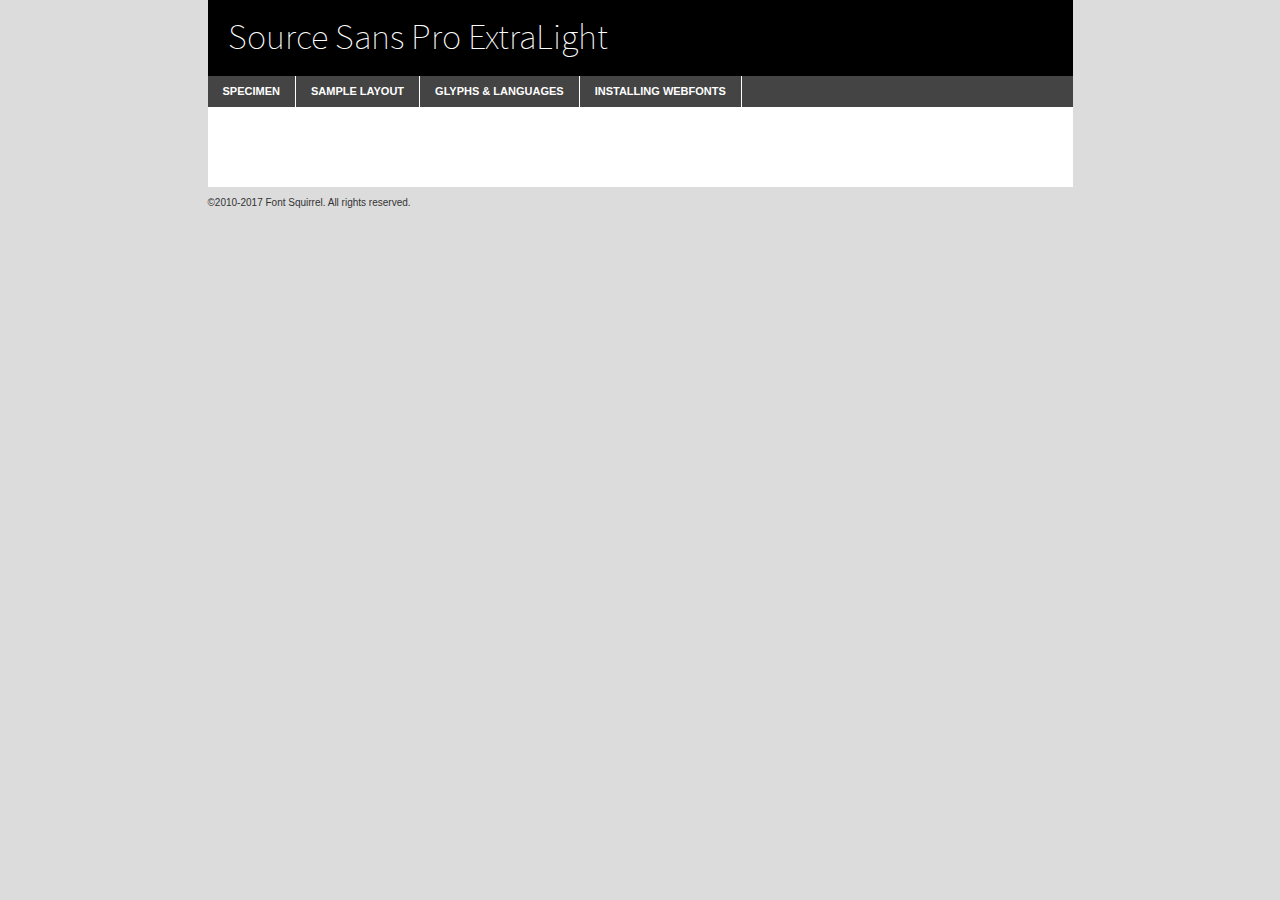
<file: src/fonts/Source-Sans-Pro/sourcesanspro-extralight-demo.html>
<!DOCTYPE html PUBLIC "-//W3C//DTD XHTML 1.0 Transitional//EN"
	"http://www.w3.org/TR/xhtml1/DTD/xhtml1-transitional.dtd">

<html xmlns="http://www.w3.org/1999/xhtml" xml:lang="en" lang="en">
<head>
	<meta http-equiv="Content-Type" content="text/html; charset=utf-8" />
	<script src="http://ajax.googleapis.com/ajax/libs/jquery/1.7.2/jquery.min.js" type="text/javascript" charset="utf-8"></script>
	<script type="text/javascript">
	(function($){$.fn.easyTabs=function(option){var param=jQuery.extend({fadeSpeed:"fast",defaultContent:1,activeClass:'active'},option);$(this).each(function(){var thisId="#"+this.id;if(param.defaultContent==''){param.defaultContent=1;}
	if(typeof param.defaultContent=="number")
	{var defaultTab=$(thisId+" .tabs li:eq("+(param.defaultContent-1)+") a").attr('href').substr(1);}else{var defaultTab=param.defaultContent;}
	$(thisId+" .tabs li a").each(function(){var tabToHide=$(this).attr('href').substr(1);$("#"+tabToHide).addClass('easytabs-tab-content');});hideAll();changeContent(defaultTab);function hideAll(){$(thisId+" .easytabs-tab-content").hide();}
	function changeContent(tabId){hideAll();$(thisId+" .tabs li").removeClass(param.activeClass);$(thisId+" .tabs li a[href=#"+tabId+"]").closest('li').addClass(param.activeClass);if(param.fadeSpeed!="none")
	{$(thisId+" #"+tabId).fadeIn(param.fadeSpeed);}else{$(thisId+" #"+tabId).show();}}
	$(thisId+" .tabs li").click(function(){var tabId=$(this).find('a').attr('href').substr(1);changeContent(tabId);return false;});});}})(jQuery);
	</script>
	<link rel="stylesheet" href="specimen_files/specimen_stylesheet.css" type="text/css" charset="utf-8" />
	<link rel="stylesheet" href="stylesheet.css" type="text/css" charset="utf-8" />

	<style type="text/css">
					body{
				font-family: 'source_sans_proextralight';
							}
		</style>

	<title>Source Sans Pro ExtraLight Specimen</title>
	
	
	<script type="text/javascript" charset="utf-8">
		$(document).ready(function() {
			$('#container').easyTabs({defaultContent:1});
		});
	</script>
</head>

<body>
<div id="container">
	<div id="header">
		Source Sans Pro ExtraLight	</div>
	<ul class="tabs">
		<li><a href="#specimen">Specimen</a></li>
		<li><a href="#layout">Sample Layout</a></li>
				<li><a href="#glyphs">Glyphs &amp; Languages</a></li>
		<li><a href="#installing">Installing Webfonts</a></li>
		
	</ul>
	
	<div id="main_content">

		
			<div id="specimen">
		
				<div class="section">
					<div class="grid12 firstcol">
						<div class="huge">AaBb</div>
					</div>
				</div>
		
				<div class="section">
					<div class="glyph_range">A&#x200B;B&#x200b;C&#x200b;D&#x200b;E&#x200b;F&#x200b;G&#x200b;H&#x200b;I&#x200b;J&#x200b;K&#x200b;L&#x200b;M&#x200b;N&#x200b;O&#x200b;P&#x200b;Q&#x200b;R&#x200b;S&#x200b;T&#x200b;U&#x200b;V&#x200b;W&#x200b;X&#x200b;Y&#x200b;Z&#x200b;a&#x200b;b&#x200b;c&#x200b;d&#x200b;e&#x200b;f&#x200b;g&#x200b;h&#x200b;i&#x200b;j&#x200b;k&#x200b;l&#x200b;m&#x200b;n&#x200b;o&#x200b;p&#x200b;q&#x200b;r&#x200b;s&#x200b;t&#x200b;u&#x200b;v&#x200b;w&#x200b;x&#x200b;y&#x200b;z&#x200b;1&#x200b;2&#x200b;3&#x200b;4&#x200b;5&#x200b;6&#x200b;7&#x200b;8&#x200b;9&#x200b;0&#x200b;&amp;&#x200b;.&#x200b;,&#x200b;?&#x200b;!&#x200b;&#64;&#x200b;(&#x200b;)&#x200b;#&#x200b;$&#x200b;%&#x200b;*&#x200b;+&#x200b;-&#x200b;=&#x200b;:&#x200b;;</div>
				</div>
				<div class="section">
					<div class="grid12 firstcol">
						<table class="sample_table">
							<tr><td>10</td><td class="size10">abcdefghijklmnopqrstuvwxyzABCDEFGHIJKLMNOPQRSTUVWXYZ0123456789abcdefghijklmnopqrstuvwxyzABCDEFGHIJKLMNOPQRSTUVWXYZ0123456789abcdefghijklmnopqrstuvwxyzABCDEFGHIJKLMNOPQRSTUVWXYZ</td></tr>
							<tr><td>11</td><td class="size11">abcdefghijklmnopqrstuvwxyzABCDEFGHIJKLMNOPQRSTUVWXYZ0123456789abcdefghijklmnopqrstuvwxyzABCDEFGHIJKLMNOPQRSTUVWXYZ0123456789abcdefghijklmnopqrstuvwxyzABCDEFGHIJKLMNOPQRSTUVWXYZ</td></tr>
							<tr><td>12</td><td class="size12">abcdefghijklmnopqrstuvwxyzABCDEFGHIJKLMNOPQRSTUVWXYZ0123456789abcdefghijklmnopqrstuvwxyzABCDEFGHIJKLMNOPQRSTUVWXYZ0123456789abcdefghijklmnopqrstuvwxyzABCDEFGHIJKLMNOPQRSTUVWXYZ</td></tr>
							<tr><td>13</td><td class="size13">abcdefghijklmnopqrstuvwxyzABCDEFGHIJKLMNOPQRSTUVWXYZ0123456789abcdefghijklmnopqrstuvwxyzABCDEFGHIJKLMNOPQRSTUVWXYZ0123456789abcdefghijklmnopqrstuvwxyzABCDEFGHIJKLMNOPQRSTUVWXYZ</td></tr>
							<tr><td>14</td><td class="size14">abcdefghijklmnopqrstuvwxyzABCDEFGHIJKLMNOPQRSTUVWXYZ0123456789abcdefghijklmnopqrstuvwxyzABCDEFGHIJKLMNOPQRSTUVWXYZ0123456789abcdefghijklmnopqrstuvwxyzABCDEFGHIJKLMNOPQRSTUVWXYZ</td></tr>
							<tr><td>16</td><td class="size16">abcdefghijklmnopqrstuvwxyzABCDEFGHIJKLMNOPQRSTUVWXYZ0123456789abcdefghijklmnopqrstuvwxyzABCDEFGHIJKLMNOPQRSTUVWXYZ</td></tr>
							<tr><td>18</td><td class="size18">abcdefghijklmnopqrstuvwxyzABCDEFGHIJKLMNOPQRSTUVWXYZ0123456789abcdefghijklmnopqrstuvwxyzABCDEFGHIJKLMNOPQRSTUVWXYZ</td></tr>
							<tr><td>20</td><td class="size20">abcdefghijklmnopqrstuvwxyzABCDEFGHIJKLMNOPQRSTUVWXYZ0123456789abcdefghijklmnopqrstuvwxyzABCDEFGHIJKLMNOPQRSTUVWXYZ</td></tr>
							<tr><td>24</td><td class="size24">abcdefghijklmnopqrstuvwxyzABCDEFGHIJKLMNOPQRSTUVWXYZ0123456789abcdefghijklmnopqrstuvwxyzABCDEFGHIJKLMNOPQRSTUVWXYZ</td></tr>
							<tr><td>30</td><td class="size30">abcdefghijklmnopqrstuvwxyzABCDEFGHIJKLMNOPQRSTUVWXYZ0123456789abcdefghijklmnopqrstuvwxyzABCDEFGHIJKLMNOPQRSTUVWXYZ</td></tr>
							<tr><td>36</td><td class="size36">abcdefghijklmnopqrstuvwxyzABCDEFGHIJKLMNOPQRSTUVWXYZ0123456789abcdefghijklmnopqrstuvwxyzABCDEFGHIJKLMNOPQRSTUVWXYZ</td></tr>
							<tr><td>48</td><td class="size48">abcdefghijklmnopqrstuvwxyzABCDEFGHIJKLMNOPQRSTUVWXYZ0123456789abcdefghijklmnopqrstuvwxyzABCDEFGHIJKLMNOPQRSTUVWXYZ</td></tr>
							<tr><td>60</td><td class="size60">abcdefghijklmnopqrstuvwxyzABCDEFGHIJKLMNOPQRSTUVWXYZ0123456789abcdefghijklmnopqrstuvwxyzABCDEFGHIJKLMNOPQRSTUVWXYZ</td></tr>
							<tr><td>72</td><td class="size72">abcdefghijklmnopqrstuvwxyzABCDEFGHIJKLMNOPQRSTUVWXYZ0123456789abcdefghijklmnopqrstuvwxyzABCDEFGHIJKLMNOPQRSTUVWXYZ</td></tr>
							<tr><td>90</td><td class="size90">abcdefghijklmnopqrstuvwxyzABCDEFGHIJKLMNOPQRSTUVWXYZ0123456789abcdefghijklmnopqrstuvwxyzABCDEFGHIJKLMNOPQRSTUVWXYZ</td></tr>
						</table>
				
					</div>
			
				</div>
		
		
		
								<div class="section" id="bodycomparison">


										<div id="xheight">
				<div class="fontbody">&#x25FC;&#x25FC;&#x25FC;&#x25FC;&#x25FC;&#x25FC;&#x25FC;&#x25FC;&#x25FC;&#x25FC;&#x25FC;&#x25FC;&#x25FC;&#x25FC;&#x25FC;&#x25FC;&#x25FC;&#x25FC;&#x25FC;&#x25FC;&#x25FC;&#x25FC;&#x25FC;&#x25FC;&#x25FC;&#x25FC;&#x25FC;&#x25FC;&#x25FC;&#x25FC;&#x25FC;&#x25FC;&#x25FC;&#x25FC;&#x25FC;&#x25FC;&#x25FC;&#x25FC;&#x25FC;&#x25FC;&#x25FC;&#x25FC;&#x25FC;&#x25FC;&#x25FC;&#x25FC;&#x25FC;&#x25FC;&#x25FC;&#x25FC;&#x25FC;&#x25FC;&#x25FC;&#x25FC;&#x25FC;&#x25FC;&#x25FC;&#x25FC;&#x25FC;&#x25FC;&#x25FC;&#x25FC;&#x25FC;&#x25FC;&#x25FC;&#x25FC;&#x25FC;&#x25FC;&#x25FC;&#x25FC;&#x25FC;&#x25FC;&#x25FC;&#x25FC;&#x25FC;&#x25FC;&#x25FC;&#x25FC;&#x25FC;&#x25FC;&#x25FC;&#x25FC;&#x25FC;&#x25FC;&#x25FC;&#x25FC;&#x25FC;&#x25FC;&#x25FC;&#x25FC;&#x25FC;&#x25FC;&#x25FC;&#x25FC;&#x25FC;&#x25FC;&#x25FC;&#x25FC;&#x25FC;body</div><div class="arialbody">body</div><div class="verdanabody">body</div><div class="georgiabody">body</div></div>
										<div class="fontbody" style="z-index:1">
											body<span>Source Sans Pro ExtraLight</span>
										</div>
										<div class="arialbody" style="z-index:1">
											body<span>Arial</span>
										</div>
										<div class="verdanabody" style="z-index:1">
											body<span>Verdana</span>
										</div>
										<div class="georgiabody" style="z-index:1">
											body<span>Georgia</span>
										</div>



								</div>
		
		
				<div class="section psample psample_row1" id="">
					
					<div class="grid2 firstcol">
						<p class="size10"><span>10.</span>Aenean lacinia bibendum nulla sed consectetur. Fusce dapibus, tellus ac cursus commodo, tortor mauris condimentum nibh, ut fermentum massa justo sit amet risus. Nullam id dolor id nibh ultricies vehicula ut id elit. Cum sociis natoque penatibus et magnis dis parturient montes, nascetur ridiculus mus. Nulla vitae elit libero, a pharetra augue.</p>
			
					</div>
					<div class="grid3">
						<p class="size11"><span>11.</span>Aenean lacinia bibendum nulla sed consectetur. Fusce dapibus, tellus ac cursus commodo, tortor mauris condimentum nibh, ut fermentum massa justo sit amet risus. Nullam id dolor id nibh ultricies vehicula ut id elit. Cum sociis natoque penatibus et magnis dis parturient montes, nascetur ridiculus mus. Nulla vitae elit libero, a pharetra augue.</p>
			
					</div>
					<div class="grid3">
						<p class="size12"><span>12.</span>Aenean lacinia bibendum nulla sed consectetur. Fusce dapibus, tellus ac cursus commodo, tortor mauris condimentum nibh, ut fermentum massa justo sit amet risus. Nullam id dolor id nibh ultricies vehicula ut id elit. Cum sociis natoque penatibus et magnis dis parturient montes, nascetur ridiculus mus. Nulla vitae elit libero, a pharetra augue.</p>
			
					</div>
					<div class="grid4">
						<p class="size13"><span>13.</span>Aenean lacinia bibendum nulla sed consectetur. Fusce dapibus, tellus ac cursus commodo, tortor mauris condimentum nibh, ut fermentum massa justo sit amet risus. Nullam id dolor id nibh ultricies vehicula ut id elit. Cum sociis natoque penatibus et magnis dis parturient montes, nascetur ridiculus mus. Nulla vitae elit libero, a pharetra augue.</p>
			
					</div>
					<div class="white_blend"></div>
					
				</div>
				<div class="section psample psample_row2" id="">
					<div class="grid3 firstcol">
						<p class="size14"><span>14.</span>Aenean lacinia bibendum nulla sed consectetur. Fusce dapibus, tellus ac cursus commodo, tortor mauris condimentum nibh, ut fermentum massa justo sit amet risus. Nullam id dolor id nibh ultricies vehicula ut id elit. Cum sociis natoque penatibus et magnis dis parturient montes, nascetur ridiculus mus. Nulla vitae elit libero, a pharetra augue.</p>
			
					</div>
					<div class="grid4">
						<p class="size16"><span>16.</span>Aenean lacinia bibendum nulla sed consectetur. Fusce dapibus, tellus ac cursus commodo, tortor mauris condimentum nibh, ut fermentum massa justo sit amet risus. Nullam id dolor id nibh ultricies vehicula ut id elit. Cum sociis natoque penatibus et magnis dis parturient montes, nascetur ridiculus mus. Nulla vitae elit libero, a pharetra augue.</p>
			
					</div>
					<div class="grid5">
						<p class="size18"><span>18.</span>Aenean lacinia bibendum nulla sed consectetur. Fusce dapibus, tellus ac cursus commodo, tortor mauris condimentum nibh, ut fermentum massa justo sit amet risus. Nullam id dolor id nibh ultricies vehicula ut id elit. Cum sociis natoque penatibus et magnis dis parturient montes, nascetur ridiculus mus. Nulla vitae elit libero, a pharetra augue.</p>
			
					</div>

					<div class="white_blend"></div>

				</div>
				
				<div class="section psample psample_row3" id="">
					<div class="grid5 firstcol">
						<p class="size20"><span>20.</span>Aenean lacinia bibendum nulla sed consectetur. Fusce dapibus, tellus ac cursus commodo, tortor mauris condimentum nibh, ut fermentum massa justo sit amet risus. Nullam id dolor id nibh ultricies vehicula ut id elit. Cum sociis natoque penatibus et magnis dis parturient montes, nascetur ridiculus mus. Nulla vitae elit libero, a pharetra augue.</p>
					</div>
					<div class="grid7">
						<p class="size24"><span>24.</span>Aenean lacinia bibendum nulla sed consectetur. Fusce dapibus, tellus ac cursus commodo, tortor mauris condimentum nibh, ut fermentum massa justo sit amet risus. Nullam id dolor id nibh ultricies vehicula ut id elit. Cum sociis natoque penatibus et magnis dis parturient montes, nascetur ridiculus mus. Nulla vitae elit libero, a pharetra augue.</p>
					</div>
					
					<div class="white_blend"></div>
					
				</div>
				
				<div class="section psample psample_row4" id="">
					<div class="grid12 firstcol">
						<p class="size30"><span>30.</span>Aenean lacinia bibendum nulla sed consectetur. Fusce dapibus, tellus ac cursus commodo, tortor mauris condimentum nibh, ut fermentum massa justo sit amet risus. Nullam id dolor id nibh ultricies vehicula ut id elit. Cum sociis natoque penatibus et magnis dis parturient montes, nascetur ridiculus mus. Nulla vitae elit libero, a pharetra augue.</p>
					</div>
					<div class="white_blend"></div>
					
				</div>
				
				
				
				<div class="section psample psample_row1 fullreverse">
					<div class="grid2 firstcol">
						<p class="size10"><span>10.</span>Aenean lacinia bibendum nulla sed consectetur. Fusce dapibus, tellus ac cursus commodo, tortor mauris condimentum nibh, ut fermentum massa justo sit amet risus. Nullam id dolor id nibh ultricies vehicula ut id elit. Cum sociis natoque penatibus et magnis dis parturient montes, nascetur ridiculus mus. Nulla vitae elit libero, a pharetra augue.</p>
			
					</div>
					<div class="grid3">
						<p class="size11"><span>11.</span>Aenean lacinia bibendum nulla sed consectetur. Fusce dapibus, tellus ac cursus commodo, tortor mauris condimentum nibh, ut fermentum massa justo sit amet risus. Nullam id dolor id nibh ultricies vehicula ut id elit. Cum sociis natoque penatibus et magnis dis parturient montes, nascetur ridiculus mus. Nulla vitae elit libero, a pharetra augue.</p>
			
					</div>
					<div class="grid3">
						<p class="size12"><span>12.</span>Aenean lacinia bibendum nulla sed consectetur. Fusce dapibus, tellus ac cursus commodo, tortor mauris condimentum nibh, ut fermentum massa justo sit amet risus. Nullam id dolor id nibh ultricies vehicula ut id elit. Cum sociis natoque penatibus et magnis dis parturient montes, nascetur ridiculus mus. Nulla vitae elit libero, a pharetra augue.</p>
			
					</div>
					<div class="grid4">
						<p class="size13"><span>13.</span>Aenean lacinia bibendum nulla sed consectetur. Fusce dapibus, tellus ac cursus commodo, tortor mauris condimentum nibh, ut fermentum massa justo sit amet risus. Nullam id dolor id nibh ultricies vehicula ut id elit. Cum sociis natoque penatibus et magnis dis parturient montes, nascetur ridiculus mus. Nulla vitae elit libero, a pharetra augue.</p>
			
					</div>
					<div class="black_blend"></div>
					
				</div>
				
				<div class="section psample psample_row2 fullreverse">
					<div class="grid3 firstcol">
						<p class="size14"><span>14.</span>Aenean lacinia bibendum nulla sed consectetur. Fusce dapibus, tellus ac cursus commodo, tortor mauris condimentum nibh, ut fermentum massa justo sit amet risus. Nullam id dolor id nibh ultricies vehicula ut id elit. Cum sociis natoque penatibus et magnis dis parturient montes, nascetur ridiculus mus. Nulla vitae elit libero, a pharetra augue.</p>
			
					</div>
					<div class="grid4">
						<p class="size16"><span>16.</span>Aenean lacinia bibendum nulla sed consectetur. Fusce dapibus, tellus ac cursus commodo, tortor mauris condimentum nibh, ut fermentum massa justo sit amet risus. Nullam id dolor id nibh ultricies vehicula ut id elit. Cum sociis natoque penatibus et magnis dis parturient montes, nascetur ridiculus mus. Nulla vitae elit libero, a pharetra augue.</p>
			
					</div>
					<div class="grid5">
						<p class="size18"><span>18.</span>Aenean lacinia bibendum nulla sed consectetur. Fusce dapibus, tellus ac cursus commodo, tortor mauris condimentum nibh, ut fermentum massa justo sit amet risus. Nullam id dolor id nibh ultricies vehicula ut id elit. Cum sociis natoque penatibus et magnis dis parturient montes, nascetur ridiculus mus. Nulla vitae elit libero, a pharetra augue.</p>
			
					</div>
					<div class="black_blend"></div>

				</div>
				
				<div class="section psample fullreverse psample_row3" id="">
					<div class="grid5 firstcol">
						<p class="size20"><span>20.</span>Aenean lacinia bibendum nulla sed consectetur. Fusce dapibus, tellus ac cursus commodo, tortor mauris condimentum nibh, ut fermentum massa justo sit amet risus. Nullam id dolor id nibh ultricies vehicula ut id elit. Cum sociis natoque penatibus et magnis dis parturient montes, nascetur ridiculus mus. Nulla vitae elit libero, a pharetra augue.</p>
					</div>
					<div class="grid7">
						<p class="size24"><span>24.</span>Aenean lacinia bibendum nulla sed consectetur. Fusce dapibus, tellus ac cursus commodo, tortor mauris condimentum nibh, ut fermentum massa justo sit amet risus. Nullam id dolor id nibh ultricies vehicula ut id elit. Cum sociis natoque penatibus et magnis dis parturient montes, nascetur ridiculus mus. Nulla vitae elit libero, a pharetra augue.</p>
					</div>
					
					<div class="black_blend"></div>
					
				</div>
				
				<div class="section psample fullreverse psample_row4" id="" style="border-bottom: 20px #000 solid;">
					<div class="grid12 firstcol">
						<p class="size30"><span>30.</span>Aenean lacinia bibendum nulla sed consectetur. Fusce dapibus, tellus ac cursus commodo, tortor mauris condimentum nibh, ut fermentum massa justo sit amet risus. Nullam id dolor id nibh ultricies vehicula ut id elit. Cum sociis natoque penatibus et magnis dis parturient montes, nascetur ridiculus mus. Nulla vitae elit libero, a pharetra augue.</p>
					</div>
					<div class="black_blend"></div>
					
				</div>
				
				
				
				
			</div>
			
			<div id="layout">
				
				<div class="section">
					
					<div class="grid12 firstcol">
						<h1>Lorem Ipsum Dolor</h1>
						<h2>Etiam porta sem malesuada magna mollis euismod</h2>
						
						<p class="byline">By <a href="#link">Aenean Lacinia</a></p>
					</div>
				</div>
				<div class="section">
					<div class="grid8 firstcol">
						<p class="large">Donec sed odio dui. Morbi leo risus, porta ac consectetur ac, vestibulum at eros. Fusce dapibus, tellus ac cursus commodo, tortor mauris condimentum nibh, ut fermentum massa justo sit amet risus. </p>

						
						<h3>Pellentesque ornare sem</h3>

						<p>Maecenas sed diam eget risus varius blandit sit amet non magna. Maecenas faucibus mollis interdum. Donec ullamcorper nulla non metus auctor fringilla. Nullam id dolor id nibh ultricies vehicula ut id elit. Nullam id dolor id nibh ultricies vehicula ut id elit. </p>

						<p>Aenean eu leo quam. Pellentesque ornare sem lacinia quam venenatis vestibulum. Lorem ipsum dolor sit amet, consectetur adipiscing elit. Cum sociis natoque penatibus et magnis dis parturient montes, nascetur ridiculus mus. </p>

						<p>Nulla vitae elit libero, a pharetra augue. Praesent commodo cursus magna, vel scelerisque nisl consectetur et. Aenean lacinia bibendum nulla sed consectetur. </p>

						<p>Nullam quis risus eget urna mollis ornare vel eu leo. Nullam quis risus eget urna mollis ornare vel eu leo. Maecenas sed diam eget risus varius blandit sit amet non magna. Donec ullamcorper nulla non metus auctor fringilla. </p>

						<h3>Cras mattis consectetur</h3>

						<p>Aenean eu leo quam. Pellentesque ornare sem lacinia quam venenatis vestibulum. Aenean lacinia bibendum nulla sed consectetur. Integer posuere erat a ante venenatis dapibus posuere velit aliquet. Cras mattis consectetur purus sit amet fermentum. </p>

						<p>Nullam id dolor id nibh ultricies vehicula ut id elit. Nullam quis risus eget urna mollis ornare vel eu leo. Cras mattis consectetur purus sit amet fermentum.</p>
					</div>
					
					<div class="grid4 sidebar">
						
						<div class="box reverse">
							<p class="last">Nullam quis risus eget urna mollis ornare vel eu leo. Donec ullamcorper nulla non metus auctor fringilla. Cras mattis consectetur purus sit amet fermentum. Sed posuere consectetur est at lobortis. Lorem ipsum dolor sit amet, consectetur adipiscing elit. </p>
						</div>
						
						<p class="caption">Maecenas sed diam eget risus varius.</p>

						<p>Vestibulum id ligula porta felis euismod semper. Integer posuere erat a ante venenatis dapibus posuere velit aliquet. Vestibulum id ligula porta felis euismod semper. Sed posuere consectetur est at lobortis. Maecenas sed diam eget risus varius blandit sit amet non magna. Fusce dapibus, tellus ac cursus commodo, tortor mauris condimentum nibh, ut fermentum massa justo sit amet risus. </p>

					

						<p>Duis mollis, est non commodo luctus, nisi erat porttitor ligula, eget lacinia odio sem nec elit. Aenean lacinia bibendum nulla sed consectetur. Vivamus sagittis lacus vel augue laoreet rutrum faucibus dolor auctor. Aenean lacinia bibendum nulla sed consectetur. Nullam quis risus eget urna mollis ornare vel eu leo. </p>

						<p>Praesent commodo cursus magna, vel scelerisque nisl consectetur et. Donec ullamcorper nulla non metus auctor fringilla. Maecenas faucibus mollis interdum. Fusce dapibus, tellus ac cursus commodo, tortor mauris condimentum nibh, ut fermentum massa justo sit amet risus. </p>

					</div>
				</div>
				
			</div>


			



		<div id="glyphs">
			<div class="section">
				<div class="grid12 firstcol">
			
				<h1>Language Support</h1>
				<p>The subset of Source Sans Pro ExtraLight in this kit supports the following languages:<br />
			
					Albanian, Basque, Breton, Chamorro, Danish, Dutch, English, Faroese, Finnish, French, Frisian, Galician, German, Icelandic, Italian, Malagasy, Norwegian, Portuguese, Spanish, Alsatian, Aragonese, Arapaho, Arrernte, Asturian, Aymara, Bislama, Cebuano, Corsican, Fijian, French_creole, Genoese, Gilbertese, Greenlandic, Haitian_creole, Hiligaynon, Hmong, Hopi, Ibanag, Iloko_ilokano, Indonesian, Interglossa_glosa, Interlingua, Irish_gaelic, Jerriais, Lojban, Lombard, Luxembourgeois, Manx, Mohawk, Norfolk_pitcairnese, Occitan, Oromo, Pangasinan, Papiamento, Piedmontese, Potawatomi, Rhaeto-romance, Romansh, Rotokas, Sami_lule, Samoan, Sardinian, Scots_gaelic, Seychelles_creole, Shona, Sicilian, Somali, Southern_ndebele, Swahili, Swati_swazi, Tagalog_filipino_pilipino, Tetum, Tok_pisin, Uyghur_latinized, Volapuk, Walloon, Warlpiri, Xhosa, Yapese, Zulu, Latinbasic, Ubasic, Demo				</p>
				<h1>Glyph Chart</h1>
				<p>The subset of Source Sans Pro ExtraLight in this kit includes all the glyphs listed below. Unicode entities are included above each glyph to help you insert individual characters into your layout.</p>
				<div id="glyph_chart">
			
																				 <div><p>&amp;#32;</p>&#32;</div>
																				 <div><p>&amp;#33;</p>&#33;</div>
																				 <div><p>&amp;#34;</p>&#34;</div>
																				 <div><p>&amp;#35;</p>&#35;</div>
																				 <div><p>&amp;#36;</p>&#36;</div>
																				 <div><p>&amp;#37;</p>&#37;</div>
																				 <div><p>&amp;#38;</p>&#38;</div>
																				 <div><p>&amp;#39;</p>&#39;</div>
																				 <div><p>&amp;#40;</p>&#40;</div>
																				 <div><p>&amp;#41;</p>&#41;</div>
																				 <div><p>&amp;#42;</p>&#42;</div>
																				 <div><p>&amp;#43;</p>&#43;</div>
																				 <div><p>&amp;#44;</p>&#44;</div>
																				 <div><p>&amp;#45;</p>&#45;</div>
																				 <div><p>&amp;#46;</p>&#46;</div>
																				 <div><p>&amp;#47;</p>&#47;</div>
																				 <div><p>&amp;#48;</p>&#48;</div>
																				 <div><p>&amp;#49;</p>&#49;</div>
																				 <div><p>&amp;#50;</p>&#50;</div>
																				 <div><p>&amp;#51;</p>&#51;</div>
																				 <div><p>&amp;#52;</p>&#52;</div>
																				 <div><p>&amp;#53;</p>&#53;</div>
																				 <div><p>&amp;#54;</p>&#54;</div>
																				 <div><p>&amp;#55;</p>&#55;</div>
																				 <div><p>&amp;#56;</p>&#56;</div>
																				 <div><p>&amp;#57;</p>&#57;</div>
																				 <div><p>&amp;#58;</p>&#58;</div>
																				 <div><p>&amp;#59;</p>&#59;</div>
																				 <div><p>&amp;#60;</p>&#60;</div>
																				 <div><p>&amp;#61;</p>&#61;</div>
																				 <div><p>&amp;#62;</p>&#62;</div>
																				 <div><p>&amp;#63;</p>&#63;</div>
																				 <div><p>&amp;#64;</p>&#64;</div>
																				 <div><p>&amp;#65;</p>&#65;</div>
																				 <div><p>&amp;#66;</p>&#66;</div>
																				 <div><p>&amp;#67;</p>&#67;</div>
																				 <div><p>&amp;#68;</p>&#68;</div>
																				 <div><p>&amp;#69;</p>&#69;</div>
																				 <div><p>&amp;#70;</p>&#70;</div>
																				 <div><p>&amp;#71;</p>&#71;</div>
																				 <div><p>&amp;#72;</p>&#72;</div>
																				 <div><p>&amp;#73;</p>&#73;</div>
																				 <div><p>&amp;#74;</p>&#74;</div>
																				 <div><p>&amp;#75;</p>&#75;</div>
																				 <div><p>&amp;#76;</p>&#76;</div>
																				 <div><p>&amp;#77;</p>&#77;</div>
																				 <div><p>&amp;#78;</p>&#78;</div>
																				 <div><p>&amp;#79;</p>&#79;</div>
																				 <div><p>&amp;#80;</p>&#80;</div>
																				 <div><p>&amp;#81;</p>&#81;</div>
																				 <div><p>&amp;#82;</p>&#82;</div>
																				 <div><p>&amp;#83;</p>&#83;</div>
																				 <div><p>&amp;#84;</p>&#84;</div>
																				 <div><p>&amp;#85;</p>&#85;</div>
																				 <div><p>&amp;#86;</p>&#86;</div>
																				 <div><p>&amp;#87;</p>&#87;</div>
																				 <div><p>&amp;#88;</p>&#88;</div>
																				 <div><p>&amp;#89;</p>&#89;</div>
																				 <div><p>&amp;#90;</p>&#90;</div>
																				 <div><p>&amp;#91;</p>&#91;</div>
																				 <div><p>&amp;#92;</p>&#92;</div>
																				 <div><p>&amp;#93;</p>&#93;</div>
																				 <div><p>&amp;#94;</p>&#94;</div>
																				 <div><p>&amp;#95;</p>&#95;</div>
																				 <div><p>&amp;#96;</p>&#96;</div>
																				 <div><p>&amp;#97;</p>&#97;</div>
																				 <div><p>&amp;#98;</p>&#98;</div>
																				 <div><p>&amp;#99;</p>&#99;</div>
																				 <div><p>&amp;#100;</p>&#100;</div>
																				 <div><p>&amp;#101;</p>&#101;</div>
																				 <div><p>&amp;#102;</p>&#102;</div>
																				 <div><p>&amp;#103;</p>&#103;</div>
																				 <div><p>&amp;#104;</p>&#104;</div>
																				 <div><p>&amp;#105;</p>&#105;</div>
																				 <div><p>&amp;#106;</p>&#106;</div>
																				 <div><p>&amp;#107;</p>&#107;</div>
																				 <div><p>&amp;#108;</p>&#108;</div>
																				 <div><p>&amp;#109;</p>&#109;</div>
																				 <div><p>&amp;#110;</p>&#110;</div>
																				 <div><p>&amp;#111;</p>&#111;</div>
																				 <div><p>&amp;#112;</p>&#112;</div>
																				 <div><p>&amp;#113;</p>&#113;</div>
																				 <div><p>&amp;#114;</p>&#114;</div>
																				 <div><p>&amp;#115;</p>&#115;</div>
																				 <div><p>&amp;#116;</p>&#116;</div>
																				 <div><p>&amp;#117;</p>&#117;</div>
																				 <div><p>&amp;#118;</p>&#118;</div>
																				 <div><p>&amp;#119;</p>&#119;</div>
																				 <div><p>&amp;#120;</p>&#120;</div>
																				 <div><p>&amp;#121;</p>&#121;</div>
																				 <div><p>&amp;#122;</p>&#122;</div>
																				 <div><p>&amp;#123;</p>&#123;</div>
																				 <div><p>&amp;#124;</p>&#124;</div>
																				 <div><p>&amp;#125;</p>&#125;</div>
																				 <div><p>&amp;#126;</p>&#126;</div>
																				 <div><p>&amp;#160;</p>&#160;</div>
																				 <div><p>&amp;#161;</p>&#161;</div>
																				 <div><p>&amp;#162;</p>&#162;</div>
																				 <div><p>&amp;#163;</p>&#163;</div>
																				 <div><p>&amp;#164;</p>&#164;</div>
																				 <div><p>&amp;#165;</p>&#165;</div>
																				 <div><p>&amp;#166;</p>&#166;</div>
																				 <div><p>&amp;#167;</p>&#167;</div>
																				 <div><p>&amp;#168;</p>&#168;</div>
																				 <div><p>&amp;#169;</p>&#169;</div>
																				 <div><p>&amp;#170;</p>&#170;</div>
																				 <div><p>&amp;#171;</p>&#171;</div>
																				 <div><p>&amp;#172;</p>&#172;</div>
																				 <div><p>&amp;#173;</p>&#173;</div>
																				 <div><p>&amp;#174;</p>&#174;</div>
																				 <div><p>&amp;#175;</p>&#175;</div>
																				 <div><p>&amp;#176;</p>&#176;</div>
																				 <div><p>&amp;#177;</p>&#177;</div>
																				 <div><p>&amp;#178;</p>&#178;</div>
																				 <div><p>&amp;#179;</p>&#179;</div>
																				 <div><p>&amp;#180;</p>&#180;</div>
																				 <div><p>&amp;#181;</p>&#181;</div>
																				 <div><p>&amp;#182;</p>&#182;</div>
																				 <div><p>&amp;#183;</p>&#183;</div>
																				 <div><p>&amp;#184;</p>&#184;</div>
																				 <div><p>&amp;#185;</p>&#185;</div>
																				 <div><p>&amp;#186;</p>&#186;</div>
																				 <div><p>&amp;#187;</p>&#187;</div>
																				 <div><p>&amp;#188;</p>&#188;</div>
																				 <div><p>&amp;#189;</p>&#189;</div>
																				 <div><p>&amp;#190;</p>&#190;</div>
																				 <div><p>&amp;#191;</p>&#191;</div>
																				 <div><p>&amp;#192;</p>&#192;</div>
																				 <div><p>&amp;#193;</p>&#193;</div>
																				 <div><p>&amp;#194;</p>&#194;</div>
																				 <div><p>&amp;#195;</p>&#195;</div>
																				 <div><p>&amp;#196;</p>&#196;</div>
																				 <div><p>&amp;#197;</p>&#197;</div>
																				 <div><p>&amp;#198;</p>&#198;</div>
																				 <div><p>&amp;#199;</p>&#199;</div>
																				 <div><p>&amp;#200;</p>&#200;</div>
																				 <div><p>&amp;#201;</p>&#201;</div>
																				 <div><p>&amp;#202;</p>&#202;</div>
																				 <div><p>&amp;#203;</p>&#203;</div>
																				 <div><p>&amp;#204;</p>&#204;</div>
																				 <div><p>&amp;#205;</p>&#205;</div>
																				 <div><p>&amp;#206;</p>&#206;</div>
																				 <div><p>&amp;#207;</p>&#207;</div>
																				 <div><p>&amp;#208;</p>&#208;</div>
																				 <div><p>&amp;#209;</p>&#209;</div>
																				 <div><p>&amp;#210;</p>&#210;</div>
																				 <div><p>&amp;#211;</p>&#211;</div>
																				 <div><p>&amp;#212;</p>&#212;</div>
																				 <div><p>&amp;#213;</p>&#213;</div>
																				 <div><p>&amp;#214;</p>&#214;</div>
																				 <div><p>&amp;#215;</p>&#215;</div>
																				 <div><p>&amp;#216;</p>&#216;</div>
																				 <div><p>&amp;#217;</p>&#217;</div>
																				 <div><p>&amp;#218;</p>&#218;</div>
																				 <div><p>&amp;#219;</p>&#219;</div>
																				 <div><p>&amp;#220;</p>&#220;</div>
																				 <div><p>&amp;#221;</p>&#221;</div>
																				 <div><p>&amp;#222;</p>&#222;</div>
																				 <div><p>&amp;#223;</p>&#223;</div>
																				 <div><p>&amp;#224;</p>&#224;</div>
																				 <div><p>&amp;#225;</p>&#225;</div>
																				 <div><p>&amp;#226;</p>&#226;</div>
																				 <div><p>&amp;#227;</p>&#227;</div>
																				 <div><p>&amp;#228;</p>&#228;</div>
																				 <div><p>&amp;#229;</p>&#229;</div>
																				 <div><p>&amp;#230;</p>&#230;</div>
																				 <div><p>&amp;#231;</p>&#231;</div>
																				 <div><p>&amp;#232;</p>&#232;</div>
																				 <div><p>&amp;#233;</p>&#233;</div>
																				 <div><p>&amp;#234;</p>&#234;</div>
																				 <div><p>&amp;#235;</p>&#235;</div>
																				 <div><p>&amp;#236;</p>&#236;</div>
																				 <div><p>&amp;#237;</p>&#237;</div>
																				 <div><p>&amp;#238;</p>&#238;</div>
																				 <div><p>&amp;#239;</p>&#239;</div>
																				 <div><p>&amp;#240;</p>&#240;</div>
																				 <div><p>&amp;#241;</p>&#241;</div>
																				 <div><p>&amp;#242;</p>&#242;</div>
																				 <div><p>&amp;#243;</p>&#243;</div>
																				 <div><p>&amp;#244;</p>&#244;</div>
																				 <div><p>&amp;#245;</p>&#245;</div>
																				 <div><p>&amp;#246;</p>&#246;</div>
																				 <div><p>&amp;#247;</p>&#247;</div>
																				 <div><p>&amp;#248;</p>&#248;</div>
																				 <div><p>&amp;#249;</p>&#249;</div>
																				 <div><p>&amp;#250;</p>&#250;</div>
																				 <div><p>&amp;#251;</p>&#251;</div>
																				 <div><p>&amp;#252;</p>&#252;</div>
																				 <div><p>&amp;#253;</p>&#253;</div>
																				 <div><p>&amp;#254;</p>&#254;</div>
																				 <div><p>&amp;#255;</p>&#255;</div>
																				 <div><p>&amp;#338;</p>&#338;</div>
																				 <div><p>&amp;#339;</p>&#339;</div>
																				 <div><p>&amp;#376;</p>&#376;</div>
																				 <div><p>&amp;#710;</p>&#710;</div>
																				 <div><p>&amp;#732;</p>&#732;</div>
																				 <div><p>&amp;#8192;</p>&#8192;</div>
																				 <div><p>&amp;#8193;</p>&#8193;</div>
																				 <div><p>&amp;#8194;</p>&#8194;</div>
																				 <div><p>&amp;#8195;</p>&#8195;</div>
																				 <div><p>&amp;#8196;</p>&#8196;</div>
																				 <div><p>&amp;#8197;</p>&#8197;</div>
																				 <div><p>&amp;#8198;</p>&#8198;</div>
																				 <div><p>&amp;#8199;</p>&#8199;</div>
																				 <div><p>&amp;#8200;</p>&#8200;</div>
																				 <div><p>&amp;#8201;</p>&#8201;</div>
																				 <div><p>&amp;#8202;</p>&#8202;</div>
																				 <div><p>&amp;#8208;</p>&#8208;</div>
																				 <div><p>&amp;#8209;</p>&#8209;</div>
																				 <div><p>&amp;#8210;</p>&#8210;</div>
																				 <div><p>&amp;#8211;</p>&#8211;</div>
																				 <div><p>&amp;#8212;</p>&#8212;</div>
																				 <div><p>&amp;#8216;</p>&#8216;</div>
																				 <div><p>&amp;#8217;</p>&#8217;</div>
																				 <div><p>&amp;#8218;</p>&#8218;</div>
																				 <div><p>&amp;#8220;</p>&#8220;</div>
																				 <div><p>&amp;#8221;</p>&#8221;</div>
																				 <div><p>&amp;#8222;</p>&#8222;</div>
																				 <div><p>&amp;#8226;</p>&#8226;</div>
																				 <div><p>&amp;#8230;</p>&#8230;</div>
																				 <div><p>&amp;#8239;</p>&#8239;</div>
																				 <div><p>&amp;#8249;</p>&#8249;</div>
																				 <div><p>&amp;#8250;</p>&#8250;</div>
																				 <div><p>&amp;#8287;</p>&#8287;</div>
																				 <div><p>&amp;#8364;</p>&#8364;</div>
																				 <div><p>&amp;#8482;</p>&#8482;</div>
																				 <div><p>&amp;#9724;</p>&#9724;</div>
																				 <div><p>&amp;#64257;</p>&#64257;</div>
																				 <div><p>&amp;#64258;</p>&#64258;</div>
																				 <div><p>&amp;#64259;</p>&#64259;</div>
																				 <div><p>&amp;#64260;</p>&#64260;</div>
																																																</div>	
				</div>
		
		
			</div>
		</div>
		
		
		<div id="specs">
			
		</div>
	
		<div id="installing">
			<div class="section">
				<div class="grid7 firstcol">
					<h1>Installing Webfonts</h1>
					
					<p>Webfonts are supported by all major browser platforms but not all in the same way. There are currently four different font formats that must be included in order to target all browsers. This includes TTF, WOFF, EOT and SVG.</p>
					
					<h2>1. Upload your webfonts</h2>
					<p>You must upload your webfont kit to your website. They should be in or near the same directory as your CSS files.</p>
					
					<h2>2. Include the webfont stylesheet</h2>
					<p>A special CSS @font-face declaration helps the various browsers select the appropriate font it needs without causing you a bunch of headaches. Learn more about this syntax by reading the <a href="https://www.fontspring.com/blog/further-hardening-of-the-bulletproof-syntax">Fontspring blog post</a> about it. The code for it is as follows:</p>


<code>
@font-face{ 
	font-family: 'MyWebFont';
	src: url('WebFont.eot');
	src: url('WebFont.eot?#iefix') format('embedded-opentype'),
	     url('WebFont.woff') format('woff'),
	     url('WebFont.ttf') format('truetype'),
	     url('WebFont.svg#webfont') format('svg');
}
</code>

	<p>We've already gone ahead and generated the code for you. All you have to do is link to the stylesheet in your HTML, like this:</p>
	<code>&lt;link rel=&quot;stylesheet&quot; href=&quot;stylesheet.css&quot; type=&quot;text/css&quot; charset=&quot;utf-8&quot; /&gt;</code>

					<h2>3. Modify your own stylesheet</h2>
					<p>To take advantage of your new fonts, you must tell your stylesheet to use them. Look at the original @font-face declaration above and find the property called "font-family." The name linked there will be what you use to reference the font. Prepend that webfont name to the font stack in the "font-family" property, inside the selector you want to change. For example:</p>
<code>p { font-family: 'WebFont', Arial, sans-serif; }</code>

<h2>4. Test</h2>
<p>Getting webfonts to work cross-browser <em>can</em> be tricky. Use the information in the sidebar to help you if you find that fonts aren't loading in a particular browser.</p>
				</div>
				
				<div class="grid5 sidebar">
					<div class="box">
						<h2>Troubleshooting<br />Font-Face Problems</h2>
						<p>Having trouble getting your webfonts to load in your new website? Here are some tips to sort out what might be the problem.</p>

						<h3>Fonts not showing in any browser</h3>

						<p>This sounds like you need to work on the plumbing. You either did not upload the fonts to the correct directory, or you did not link the fonts properly in the CSS. If you've confirmed that all this is correct and you still have a problem, take a look at your .htaccess file and see if requests are getting intercepted.</p>

						<h3>Fonts not loading in iPhone or iPad</h3>

						<p>The most common problem here is that you are serving the fonts from an IIS server. IIS refuses to serve files that have unknown MIME types. If that is the case, you must set the MIME type for SVG to "image/svg+xml" in the server settings. Follow these instructions from Microsoft if you need help.</p>

						<h3>Fonts not loading in Firefox</h3>

						<p>The primary reason for this failure? You are still using a version Firefox older than 3.5. So upgrade already! If that isn't it, then you are very likely serving fonts from a different domain. Firefox requires that all font assets be served from the same domain. Lastly it is possible that you need to add WOFF to your list of MIME types (if you are serving via IIS.)</p>

						<h3>Fonts not loading in IE</h3>

						<p>Are you looking at Internet Explorer on an actual Windows machine or are you cheating by using a service like Adobe BrowserLab? Many of these screenshot services do not render @font-face for IE. Best to test it on a real machine.</p>

						<h3>Fonts not loading in IE9</h3>

						<p>IE9, like Firefox, requires that fonts be served from the same domain as the website. Make sure that is the case.</p>
					</div>
				</div>
			</div>
			
		</div>
	
	</div>
	<div id="footer">
		<p>&copy;2010-2017 Font Squirrel. All rights reserved.</p>
	</div>
</div>
</body>
</html>
</file>
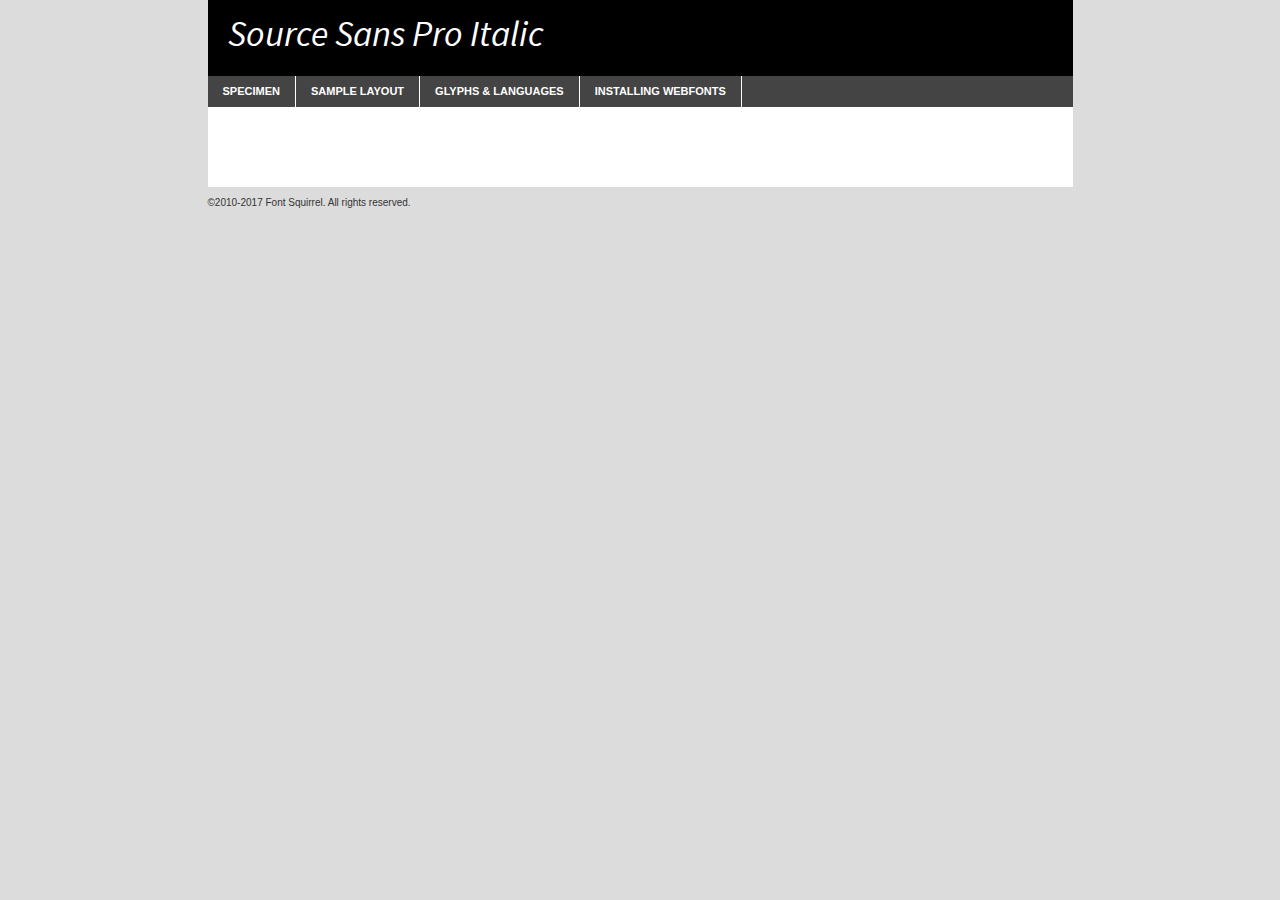
<file: src/fonts/Source-Sans-Pro/sourcesanspro-italic-demo.html>
<!DOCTYPE html PUBLIC "-//W3C//DTD XHTML 1.0 Transitional//EN"
	"http://www.w3.org/TR/xhtml1/DTD/xhtml1-transitional.dtd">

<html xmlns="http://www.w3.org/1999/xhtml" xml:lang="en" lang="en">
<head>
	<meta http-equiv="Content-Type" content="text/html; charset=utf-8" />
	<script src="http://ajax.googleapis.com/ajax/libs/jquery/1.7.2/jquery.min.js" type="text/javascript" charset="utf-8"></script>
	<script type="text/javascript">
	(function($){$.fn.easyTabs=function(option){var param=jQuery.extend({fadeSpeed:"fast",defaultContent:1,activeClass:'active'},option);$(this).each(function(){var thisId="#"+this.id;if(param.defaultContent==''){param.defaultContent=1;}
	if(typeof param.defaultContent=="number")
	{var defaultTab=$(thisId+" .tabs li:eq("+(param.defaultContent-1)+") a").attr('href').substr(1);}else{var defaultTab=param.defaultContent;}
	$(thisId+" .tabs li a").each(function(){var tabToHide=$(this).attr('href').substr(1);$("#"+tabToHide).addClass('easytabs-tab-content');});hideAll();changeContent(defaultTab);function hideAll(){$(thisId+" .easytabs-tab-content").hide();}
	function changeContent(tabId){hideAll();$(thisId+" .tabs li").removeClass(param.activeClass);$(thisId+" .tabs li a[href=#"+tabId+"]").closest('li').addClass(param.activeClass);if(param.fadeSpeed!="none")
	{$(thisId+" #"+tabId).fadeIn(param.fadeSpeed);}else{$(thisId+" #"+tabId).show();}}
	$(thisId+" .tabs li").click(function(){var tabId=$(this).find('a').attr('href').substr(1);changeContent(tabId);return false;});});}})(jQuery);
	</script>
	<link rel="stylesheet" href="specimen_files/specimen_stylesheet.css" type="text/css" charset="utf-8" />
	<link rel="stylesheet" href="stylesheet.css" type="text/css" charset="utf-8" />

	<style type="text/css">
					body{
				font-family: 'source_sans_proitalic';
							}
		</style>

	<title>Source Sans Pro Italic Specimen</title>
	
	
	<script type="text/javascript" charset="utf-8">
		$(document).ready(function() {
			$('#container').easyTabs({defaultContent:1});
		});
	</script>
</head>

<body>
<div id="container">
	<div id="header">
		Source Sans Pro Italic	</div>
	<ul class="tabs">
		<li><a href="#specimen">Specimen</a></li>
		<li><a href="#layout">Sample Layout</a></li>
				<li><a href="#glyphs">Glyphs &amp; Languages</a></li>
		<li><a href="#installing">Installing Webfonts</a></li>
		
	</ul>
	
	<div id="main_content">

		
			<div id="specimen">
		
				<div class="section">
					<div class="grid12 firstcol">
						<div class="huge">AaBb</div>
					</div>
				</div>
		
				<div class="section">
					<div class="glyph_range">A&#x200B;B&#x200b;C&#x200b;D&#x200b;E&#x200b;F&#x200b;G&#x200b;H&#x200b;I&#x200b;J&#x200b;K&#x200b;L&#x200b;M&#x200b;N&#x200b;O&#x200b;P&#x200b;Q&#x200b;R&#x200b;S&#x200b;T&#x200b;U&#x200b;V&#x200b;W&#x200b;X&#x200b;Y&#x200b;Z&#x200b;a&#x200b;b&#x200b;c&#x200b;d&#x200b;e&#x200b;f&#x200b;g&#x200b;h&#x200b;i&#x200b;j&#x200b;k&#x200b;l&#x200b;m&#x200b;n&#x200b;o&#x200b;p&#x200b;q&#x200b;r&#x200b;s&#x200b;t&#x200b;u&#x200b;v&#x200b;w&#x200b;x&#x200b;y&#x200b;z&#x200b;1&#x200b;2&#x200b;3&#x200b;4&#x200b;5&#x200b;6&#x200b;7&#x200b;8&#x200b;9&#x200b;0&#x200b;&amp;&#x200b;.&#x200b;,&#x200b;?&#x200b;!&#x200b;&#64;&#x200b;(&#x200b;)&#x200b;#&#x200b;$&#x200b;%&#x200b;*&#x200b;+&#x200b;-&#x200b;=&#x200b;:&#x200b;;</div>
				</div>
				<div class="section">
					<div class="grid12 firstcol">
						<table class="sample_table">
							<tr><td>10</td><td class="size10">abcdefghijklmnopqrstuvwxyzABCDEFGHIJKLMNOPQRSTUVWXYZ0123456789abcdefghijklmnopqrstuvwxyzABCDEFGHIJKLMNOPQRSTUVWXYZ0123456789abcdefghijklmnopqrstuvwxyzABCDEFGHIJKLMNOPQRSTUVWXYZ</td></tr>
							<tr><td>11</td><td class="size11">abcdefghijklmnopqrstuvwxyzABCDEFGHIJKLMNOPQRSTUVWXYZ0123456789abcdefghijklmnopqrstuvwxyzABCDEFGHIJKLMNOPQRSTUVWXYZ0123456789abcdefghijklmnopqrstuvwxyzABCDEFGHIJKLMNOPQRSTUVWXYZ</td></tr>
							<tr><td>12</td><td class="size12">abcdefghijklmnopqrstuvwxyzABCDEFGHIJKLMNOPQRSTUVWXYZ0123456789abcdefghijklmnopqrstuvwxyzABCDEFGHIJKLMNOPQRSTUVWXYZ0123456789abcdefghijklmnopqrstuvwxyzABCDEFGHIJKLMNOPQRSTUVWXYZ</td></tr>
							<tr><td>13</td><td class="size13">abcdefghijklmnopqrstuvwxyzABCDEFGHIJKLMNOPQRSTUVWXYZ0123456789abcdefghijklmnopqrstuvwxyzABCDEFGHIJKLMNOPQRSTUVWXYZ0123456789abcdefghijklmnopqrstuvwxyzABCDEFGHIJKLMNOPQRSTUVWXYZ</td></tr>
							<tr><td>14</td><td class="size14">abcdefghijklmnopqrstuvwxyzABCDEFGHIJKLMNOPQRSTUVWXYZ0123456789abcdefghijklmnopqrstuvwxyzABCDEFGHIJKLMNOPQRSTUVWXYZ0123456789abcdefghijklmnopqrstuvwxyzABCDEFGHIJKLMNOPQRSTUVWXYZ</td></tr>
							<tr><td>16</td><td class="size16">abcdefghijklmnopqrstuvwxyzABCDEFGHIJKLMNOPQRSTUVWXYZ0123456789abcdefghijklmnopqrstuvwxyzABCDEFGHIJKLMNOPQRSTUVWXYZ</td></tr>
							<tr><td>18</td><td class="size18">abcdefghijklmnopqrstuvwxyzABCDEFGHIJKLMNOPQRSTUVWXYZ0123456789abcdefghijklmnopqrstuvwxyzABCDEFGHIJKLMNOPQRSTUVWXYZ</td></tr>
							<tr><td>20</td><td class="size20">abcdefghijklmnopqrstuvwxyzABCDEFGHIJKLMNOPQRSTUVWXYZ0123456789abcdefghijklmnopqrstuvwxyzABCDEFGHIJKLMNOPQRSTUVWXYZ</td></tr>
							<tr><td>24</td><td class="size24">abcdefghijklmnopqrstuvwxyzABCDEFGHIJKLMNOPQRSTUVWXYZ0123456789abcdefghijklmnopqrstuvwxyzABCDEFGHIJKLMNOPQRSTUVWXYZ</td></tr>
							<tr><td>30</td><td class="size30">abcdefghijklmnopqrstuvwxyzABCDEFGHIJKLMNOPQRSTUVWXYZ0123456789abcdefghijklmnopqrstuvwxyzABCDEFGHIJKLMNOPQRSTUVWXYZ</td></tr>
							<tr><td>36</td><td class="size36">abcdefghijklmnopqrstuvwxyzABCDEFGHIJKLMNOPQRSTUVWXYZ0123456789abcdefghijklmnopqrstuvwxyzABCDEFGHIJKLMNOPQRSTUVWXYZ</td></tr>
							<tr><td>48</td><td class="size48">abcdefghijklmnopqrstuvwxyzABCDEFGHIJKLMNOPQRSTUVWXYZ0123456789abcdefghijklmnopqrstuvwxyzABCDEFGHIJKLMNOPQRSTUVWXYZ</td></tr>
							<tr><td>60</td><td class="size60">abcdefghijklmnopqrstuvwxyzABCDEFGHIJKLMNOPQRSTUVWXYZ0123456789abcdefghijklmnopqrstuvwxyzABCDEFGHIJKLMNOPQRSTUVWXYZ</td></tr>
							<tr><td>72</td><td class="size72">abcdefghijklmnopqrstuvwxyzABCDEFGHIJKLMNOPQRSTUVWXYZ0123456789abcdefghijklmnopqrstuvwxyzABCDEFGHIJKLMNOPQRSTUVWXYZ</td></tr>
							<tr><td>90</td><td class="size90">abcdefghijklmnopqrstuvwxyzABCDEFGHIJKLMNOPQRSTUVWXYZ0123456789abcdefghijklmnopqrstuvwxyzABCDEFGHIJKLMNOPQRSTUVWXYZ</td></tr>
						</table>
				
					</div>
			
				</div>
		
		
		
								<div class="section" id="bodycomparison">


										<div id="xheight">
				<div class="fontbody">&#x25FC;&#x25FC;&#x25FC;&#x25FC;&#x25FC;&#x25FC;&#x25FC;&#x25FC;&#x25FC;&#x25FC;&#x25FC;&#x25FC;&#x25FC;&#x25FC;&#x25FC;&#x25FC;&#x25FC;&#x25FC;&#x25FC;&#x25FC;&#x25FC;&#x25FC;&#x25FC;&#x25FC;&#x25FC;&#x25FC;&#x25FC;&#x25FC;&#x25FC;&#x25FC;&#x25FC;&#x25FC;&#x25FC;&#x25FC;&#x25FC;&#x25FC;&#x25FC;&#x25FC;&#x25FC;&#x25FC;&#x25FC;&#x25FC;&#x25FC;&#x25FC;&#x25FC;&#x25FC;&#x25FC;&#x25FC;&#x25FC;&#x25FC;&#x25FC;&#x25FC;&#x25FC;&#x25FC;&#x25FC;&#x25FC;&#x25FC;&#x25FC;&#x25FC;&#x25FC;&#x25FC;&#x25FC;&#x25FC;&#x25FC;&#x25FC;&#x25FC;&#x25FC;&#x25FC;&#x25FC;&#x25FC;&#x25FC;&#x25FC;&#x25FC;&#x25FC;&#x25FC;&#x25FC;&#x25FC;&#x25FC;&#x25FC;&#x25FC;&#x25FC;&#x25FC;&#x25FC;&#x25FC;&#x25FC;&#x25FC;&#x25FC;&#x25FC;&#x25FC;&#x25FC;&#x25FC;&#x25FC;&#x25FC;&#x25FC;&#x25FC;&#x25FC;&#x25FC;&#x25FC;&#x25FC;body</div><div class="arialbody">body</div><div class="verdanabody">body</div><div class="georgiabody">body</div></div>
										<div class="fontbody" style="z-index:1">
											body<span>Source Sans Pro Italic</span>
										</div>
										<div class="arialbody" style="z-index:1">
											body<span>Arial</span>
										</div>
										<div class="verdanabody" style="z-index:1">
											body<span>Verdana</span>
										</div>
										<div class="georgiabody" style="z-index:1">
											body<span>Georgia</span>
										</div>



								</div>
		
		
				<div class="section psample psample_row1" id="">
					
					<div class="grid2 firstcol">
						<p class="size10"><span>10.</span>Aenean lacinia bibendum nulla sed consectetur. Fusce dapibus, tellus ac cursus commodo, tortor mauris condimentum nibh, ut fermentum massa justo sit amet risus. Nullam id dolor id nibh ultricies vehicula ut id elit. Cum sociis natoque penatibus et magnis dis parturient montes, nascetur ridiculus mus. Nulla vitae elit libero, a pharetra augue.</p>
			
					</div>
					<div class="grid3">
						<p class="size11"><span>11.</span>Aenean lacinia bibendum nulla sed consectetur. Fusce dapibus, tellus ac cursus commodo, tortor mauris condimentum nibh, ut fermentum massa justo sit amet risus. Nullam id dolor id nibh ultricies vehicula ut id elit. Cum sociis natoque penatibus et magnis dis parturient montes, nascetur ridiculus mus. Nulla vitae elit libero, a pharetra augue.</p>
			
					</div>
					<div class="grid3">
						<p class="size12"><span>12.</span>Aenean lacinia bibendum nulla sed consectetur. Fusce dapibus, tellus ac cursus commodo, tortor mauris condimentum nibh, ut fermentum massa justo sit amet risus. Nullam id dolor id nibh ultricies vehicula ut id elit. Cum sociis natoque penatibus et magnis dis parturient montes, nascetur ridiculus mus. Nulla vitae elit libero, a pharetra augue.</p>
			
					</div>
					<div class="grid4">
						<p class="size13"><span>13.</span>Aenean lacinia bibendum nulla sed consectetur. Fusce dapibus, tellus ac cursus commodo, tortor mauris condimentum nibh, ut fermentum massa justo sit amet risus. Nullam id dolor id nibh ultricies vehicula ut id elit. Cum sociis natoque penatibus et magnis dis parturient montes, nascetur ridiculus mus. Nulla vitae elit libero, a pharetra augue.</p>
			
					</div>
					<div class="white_blend"></div>
					
				</div>
				<div class="section psample psample_row2" id="">
					<div class="grid3 firstcol">
						<p class="size14"><span>14.</span>Aenean lacinia bibendum nulla sed consectetur. Fusce dapibus, tellus ac cursus commodo, tortor mauris condimentum nibh, ut fermentum massa justo sit amet risus. Nullam id dolor id nibh ultricies vehicula ut id elit. Cum sociis natoque penatibus et magnis dis parturient montes, nascetur ridiculus mus. Nulla vitae elit libero, a pharetra augue.</p>
			
					</div>
					<div class="grid4">
						<p class="size16"><span>16.</span>Aenean lacinia bibendum nulla sed consectetur. Fusce dapibus, tellus ac cursus commodo, tortor mauris condimentum nibh, ut fermentum massa justo sit amet risus. Nullam id dolor id nibh ultricies vehicula ut id elit. Cum sociis natoque penatibus et magnis dis parturient montes, nascetur ridiculus mus. Nulla vitae elit libero, a pharetra augue.</p>
			
					</div>
					<div class="grid5">
						<p class="size18"><span>18.</span>Aenean lacinia bibendum nulla sed consectetur. Fusce dapibus, tellus ac cursus commodo, tortor mauris condimentum nibh, ut fermentum massa justo sit amet risus. Nullam id dolor id nibh ultricies vehicula ut id elit. Cum sociis natoque penatibus et magnis dis parturient montes, nascetur ridiculus mus. Nulla vitae elit libero, a pharetra augue.</p>
			
					</div>

					<div class="white_blend"></div>

				</div>
				
				<div class="section psample psample_row3" id="">
					<div class="grid5 firstcol">
						<p class="size20"><span>20.</span>Aenean lacinia bibendum nulla sed consectetur. Fusce dapibus, tellus ac cursus commodo, tortor mauris condimentum nibh, ut fermentum massa justo sit amet risus. Nullam id dolor id nibh ultricies vehicula ut id elit. Cum sociis natoque penatibus et magnis dis parturient montes, nascetur ridiculus mus. Nulla vitae elit libero, a pharetra augue.</p>
					</div>
					<div class="grid7">
						<p class="size24"><span>24.</span>Aenean lacinia bibendum nulla sed consectetur. Fusce dapibus, tellus ac cursus commodo, tortor mauris condimentum nibh, ut fermentum massa justo sit amet risus. Nullam id dolor id nibh ultricies vehicula ut id elit. Cum sociis natoque penatibus et magnis dis parturient montes, nascetur ridiculus mus. Nulla vitae elit libero, a pharetra augue.</p>
					</div>
					
					<div class="white_blend"></div>
					
				</div>
				
				<div class="section psample psample_row4" id="">
					<div class="grid12 firstcol">
						<p class="size30"><span>30.</span>Aenean lacinia bibendum nulla sed consectetur. Fusce dapibus, tellus ac cursus commodo, tortor mauris condimentum nibh, ut fermentum massa justo sit amet risus. Nullam id dolor id nibh ultricies vehicula ut id elit. Cum sociis natoque penatibus et magnis dis parturient montes, nascetur ridiculus mus. Nulla vitae elit libero, a pharetra augue.</p>
					</div>
					<div class="white_blend"></div>
					
				</div>
				
				
				
				<div class="section psample psample_row1 fullreverse">
					<div class="grid2 firstcol">
						<p class="size10"><span>10.</span>Aenean lacinia bibendum nulla sed consectetur. Fusce dapibus, tellus ac cursus commodo, tortor mauris condimentum nibh, ut fermentum massa justo sit amet risus. Nullam id dolor id nibh ultricies vehicula ut id elit. Cum sociis natoque penatibus et magnis dis parturient montes, nascetur ridiculus mus. Nulla vitae elit libero, a pharetra augue.</p>
			
					</div>
					<div class="grid3">
						<p class="size11"><span>11.</span>Aenean lacinia bibendum nulla sed consectetur. Fusce dapibus, tellus ac cursus commodo, tortor mauris condimentum nibh, ut fermentum massa justo sit amet risus. Nullam id dolor id nibh ultricies vehicula ut id elit. Cum sociis natoque penatibus et magnis dis parturient montes, nascetur ridiculus mus. Nulla vitae elit libero, a pharetra augue.</p>
			
					</div>
					<div class="grid3">
						<p class="size12"><span>12.</span>Aenean lacinia bibendum nulla sed consectetur. Fusce dapibus, tellus ac cursus commodo, tortor mauris condimentum nibh, ut fermentum massa justo sit amet risus. Nullam id dolor id nibh ultricies vehicula ut id elit. Cum sociis natoque penatibus et magnis dis parturient montes, nascetur ridiculus mus. Nulla vitae elit libero, a pharetra augue.</p>
			
					</div>
					<div class="grid4">
						<p class="size13"><span>13.</span>Aenean lacinia bibendum nulla sed consectetur. Fusce dapibus, tellus ac cursus commodo, tortor mauris condimentum nibh, ut fermentum massa justo sit amet risus. Nullam id dolor id nibh ultricies vehicula ut id elit. Cum sociis natoque penatibus et magnis dis parturient montes, nascetur ridiculus mus. Nulla vitae elit libero, a pharetra augue.</p>
			
					</div>
					<div class="black_blend"></div>
					
				</div>
				
				<div class="section psample psample_row2 fullreverse">
					<div class="grid3 firstcol">
						<p class="size14"><span>14.</span>Aenean lacinia bibendum nulla sed consectetur. Fusce dapibus, tellus ac cursus commodo, tortor mauris condimentum nibh, ut fermentum massa justo sit amet risus. Nullam id dolor id nibh ultricies vehicula ut id elit. Cum sociis natoque penatibus et magnis dis parturient montes, nascetur ridiculus mus. Nulla vitae elit libero, a pharetra augue.</p>
			
					</div>
					<div class="grid4">
						<p class="size16"><span>16.</span>Aenean lacinia bibendum nulla sed consectetur. Fusce dapibus, tellus ac cursus commodo, tortor mauris condimentum nibh, ut fermentum massa justo sit amet risus. Nullam id dolor id nibh ultricies vehicula ut id elit. Cum sociis natoque penatibus et magnis dis parturient montes, nascetur ridiculus mus. Nulla vitae elit libero, a pharetra augue.</p>
			
					</div>
					<div class="grid5">
						<p class="size18"><span>18.</span>Aenean lacinia bibendum nulla sed consectetur. Fusce dapibus, tellus ac cursus commodo, tortor mauris condimentum nibh, ut fermentum massa justo sit amet risus. Nullam id dolor id nibh ultricies vehicula ut id elit. Cum sociis natoque penatibus et magnis dis parturient montes, nascetur ridiculus mus. Nulla vitae elit libero, a pharetra augue.</p>
			
					</div>
					<div class="black_blend"></div>

				</div>
				
				<div class="section psample fullreverse psample_row3" id="">
					<div class="grid5 firstcol">
						<p class="size20"><span>20.</span>Aenean lacinia bibendum nulla sed consectetur. Fusce dapibus, tellus ac cursus commodo, tortor mauris condimentum nibh, ut fermentum massa justo sit amet risus. Nullam id dolor id nibh ultricies vehicula ut id elit. Cum sociis natoque penatibus et magnis dis parturient montes, nascetur ridiculus mus. Nulla vitae elit libero, a pharetra augue.</p>
					</div>
					<div class="grid7">
						<p class="size24"><span>24.</span>Aenean lacinia bibendum nulla sed consectetur. Fusce dapibus, tellus ac cursus commodo, tortor mauris condimentum nibh, ut fermentum massa justo sit amet risus. Nullam id dolor id nibh ultricies vehicula ut id elit. Cum sociis natoque penatibus et magnis dis parturient montes, nascetur ridiculus mus. Nulla vitae elit libero, a pharetra augue.</p>
					</div>
					
					<div class="black_blend"></div>
					
				</div>
				
				<div class="section psample fullreverse psample_row4" id="" style="border-bottom: 20px #000 solid;">
					<div class="grid12 firstcol">
						<p class="size30"><span>30.</span>Aenean lacinia bibendum nulla sed consectetur. Fusce dapibus, tellus ac cursus commodo, tortor mauris condimentum nibh, ut fermentum massa justo sit amet risus. Nullam id dolor id nibh ultricies vehicula ut id elit. Cum sociis natoque penatibus et magnis dis parturient montes, nascetur ridiculus mus. Nulla vitae elit libero, a pharetra augue.</p>
					</div>
					<div class="black_blend"></div>
					
				</div>
				
				
				
				
			</div>
			
			<div id="layout">
				
				<div class="section">
					
					<div class="grid12 firstcol">
						<h1>Lorem Ipsum Dolor</h1>
						<h2>Etiam porta sem malesuada magna mollis euismod</h2>
						
						<p class="byline">By <a href="#link">Aenean Lacinia</a></p>
					</div>
				</div>
				<div class="section">
					<div class="grid8 firstcol">
						<p class="large">Donec sed odio dui. Morbi leo risus, porta ac consectetur ac, vestibulum at eros. Fusce dapibus, tellus ac cursus commodo, tortor mauris condimentum nibh, ut fermentum massa justo sit amet risus. </p>

						
						<h3>Pellentesque ornare sem</h3>

						<p>Maecenas sed diam eget risus varius blandit sit amet non magna. Maecenas faucibus mollis interdum. Donec ullamcorper nulla non metus auctor fringilla. Nullam id dolor id nibh ultricies vehicula ut id elit. Nullam id dolor id nibh ultricies vehicula ut id elit. </p>

						<p>Aenean eu leo quam. Pellentesque ornare sem lacinia quam venenatis vestibulum. Lorem ipsum dolor sit amet, consectetur adipiscing elit. Cum sociis natoque penatibus et magnis dis parturient montes, nascetur ridiculus mus. </p>

						<p>Nulla vitae elit libero, a pharetra augue. Praesent commodo cursus magna, vel scelerisque nisl consectetur et. Aenean lacinia bibendum nulla sed consectetur. </p>

						<p>Nullam quis risus eget urna mollis ornare vel eu leo. Nullam quis risus eget urna mollis ornare vel eu leo. Maecenas sed diam eget risus varius blandit sit amet non magna. Donec ullamcorper nulla non metus auctor fringilla. </p>

						<h3>Cras mattis consectetur</h3>

						<p>Aenean eu leo quam. Pellentesque ornare sem lacinia quam venenatis vestibulum. Aenean lacinia bibendum nulla sed consectetur. Integer posuere erat a ante venenatis dapibus posuere velit aliquet. Cras mattis consectetur purus sit amet fermentum. </p>

						<p>Nullam id dolor id nibh ultricies vehicula ut id elit. Nullam quis risus eget urna mollis ornare vel eu leo. Cras mattis consectetur purus sit amet fermentum.</p>
					</div>
					
					<div class="grid4 sidebar">
						
						<div class="box reverse">
							<p class="last">Nullam quis risus eget urna mollis ornare vel eu leo. Donec ullamcorper nulla non metus auctor fringilla. Cras mattis consectetur purus sit amet fermentum. Sed posuere consectetur est at lobortis. Lorem ipsum dolor sit amet, consectetur adipiscing elit. </p>
						</div>
						
						<p class="caption">Maecenas sed diam eget risus varius.</p>

						<p>Vestibulum id ligula porta felis euismod semper. Integer posuere erat a ante venenatis dapibus posuere velit aliquet. Vestibulum id ligula porta felis euismod semper. Sed posuere consectetur est at lobortis. Maecenas sed diam eget risus varius blandit sit amet non magna. Fusce dapibus, tellus ac cursus commodo, tortor mauris condimentum nibh, ut fermentum massa justo sit amet risus. </p>

					

						<p>Duis mollis, est non commodo luctus, nisi erat porttitor ligula, eget lacinia odio sem nec elit. Aenean lacinia bibendum nulla sed consectetur. Vivamus sagittis lacus vel augue laoreet rutrum faucibus dolor auctor. Aenean lacinia bibendum nulla sed consectetur. Nullam quis risus eget urna mollis ornare vel eu leo. </p>

						<p>Praesent commodo cursus magna, vel scelerisque nisl consectetur et. Donec ullamcorper nulla non metus auctor fringilla. Maecenas faucibus mollis interdum. Fusce dapibus, tellus ac cursus commodo, tortor mauris condimentum nibh, ut fermentum massa justo sit amet risus. </p>

					</div>
				</div>
				
			</div>


			



		<div id="glyphs">
			<div class="section">
				<div class="grid12 firstcol">
			
				<h1>Language Support</h1>
				<p>The subset of Source Sans Pro Italic in this kit supports the following languages:<br />
			
					Albanian, Basque, Breton, Chamorro, Danish, Dutch, English, Faroese, Finnish, French, Frisian, Galician, German, Icelandic, Italian, Malagasy, Norwegian, Portuguese, Spanish, Alsatian, Aragonese, Arapaho, Arrernte, Asturian, Aymara, Bislama, Cebuano, Corsican, Fijian, French_creole, Genoese, Gilbertese, Greenlandic, Haitian_creole, Hiligaynon, Hmong, Hopi, Ibanag, Iloko_ilokano, Indonesian, Interglossa_glosa, Interlingua, Irish_gaelic, Jerriais, Lojban, Lombard, Luxembourgeois, Manx, Mohawk, Norfolk_pitcairnese, Occitan, Oromo, Pangasinan, Papiamento, Piedmontese, Potawatomi, Rhaeto-romance, Romansh, Rotokas, Sami_lule, Samoan, Sardinian, Scots_gaelic, Seychelles_creole, Shona, Sicilian, Somali, Southern_ndebele, Swahili, Swati_swazi, Tagalog_filipino_pilipino, Tetum, Tok_pisin, Uyghur_latinized, Volapuk, Walloon, Warlpiri, Xhosa, Yapese, Zulu, Latinbasic, Ubasic, Demo				</p>
				<h1>Glyph Chart</h1>
				<p>The subset of Source Sans Pro Italic in this kit includes all the glyphs listed below. Unicode entities are included above each glyph to help you insert individual characters into your layout.</p>
				<div id="glyph_chart">
			
																				 <div><p>&amp;#32;</p>&#32;</div>
																				 <div><p>&amp;#33;</p>&#33;</div>
																				 <div><p>&amp;#34;</p>&#34;</div>
																				 <div><p>&amp;#35;</p>&#35;</div>
																				 <div><p>&amp;#36;</p>&#36;</div>
																				 <div><p>&amp;#37;</p>&#37;</div>
																				 <div><p>&amp;#38;</p>&#38;</div>
																				 <div><p>&amp;#39;</p>&#39;</div>
																				 <div><p>&amp;#40;</p>&#40;</div>
																				 <div><p>&amp;#41;</p>&#41;</div>
																				 <div><p>&amp;#42;</p>&#42;</div>
																				 <div><p>&amp;#43;</p>&#43;</div>
																				 <div><p>&amp;#44;</p>&#44;</div>
																				 <div><p>&amp;#45;</p>&#45;</div>
																				 <div><p>&amp;#46;</p>&#46;</div>
																				 <div><p>&amp;#47;</p>&#47;</div>
																				 <div><p>&amp;#48;</p>&#48;</div>
																				 <div><p>&amp;#49;</p>&#49;</div>
																				 <div><p>&amp;#50;</p>&#50;</div>
																				 <div><p>&amp;#51;</p>&#51;</div>
																				 <div><p>&amp;#52;</p>&#52;</div>
																				 <div><p>&amp;#53;</p>&#53;</div>
																				 <div><p>&amp;#54;</p>&#54;</div>
																				 <div><p>&amp;#55;</p>&#55;</div>
																				 <div><p>&amp;#56;</p>&#56;</div>
																				 <div><p>&amp;#57;</p>&#57;</div>
																				 <div><p>&amp;#58;</p>&#58;</div>
																				 <div><p>&amp;#59;</p>&#59;</div>
																				 <div><p>&amp;#60;</p>&#60;</div>
																				 <div><p>&amp;#61;</p>&#61;</div>
																				 <div><p>&amp;#62;</p>&#62;</div>
																				 <div><p>&amp;#63;</p>&#63;</div>
																				 <div><p>&amp;#64;</p>&#64;</div>
																				 <div><p>&amp;#65;</p>&#65;</div>
																				 <div><p>&amp;#66;</p>&#66;</div>
																				 <div><p>&amp;#67;</p>&#67;</div>
																				 <div><p>&amp;#68;</p>&#68;</div>
																				 <div><p>&amp;#69;</p>&#69;</div>
																				 <div><p>&amp;#70;</p>&#70;</div>
																				 <div><p>&amp;#71;</p>&#71;</div>
																				 <div><p>&amp;#72;</p>&#72;</div>
																				 <div><p>&amp;#73;</p>&#73;</div>
																				 <div><p>&amp;#74;</p>&#74;</div>
																				 <div><p>&amp;#75;</p>&#75;</div>
																				 <div><p>&amp;#76;</p>&#76;</div>
																				 <div><p>&amp;#77;</p>&#77;</div>
																				 <div><p>&amp;#78;</p>&#78;</div>
																				 <div><p>&amp;#79;</p>&#79;</div>
																				 <div><p>&amp;#80;</p>&#80;</div>
																				 <div><p>&amp;#81;</p>&#81;</div>
																				 <div><p>&amp;#82;</p>&#82;</div>
																				 <div><p>&amp;#83;</p>&#83;</div>
																				 <div><p>&amp;#84;</p>&#84;</div>
																				 <div><p>&amp;#85;</p>&#85;</div>
																				 <div><p>&amp;#86;</p>&#86;</div>
																				 <div><p>&amp;#87;</p>&#87;</div>
																				 <div><p>&amp;#88;</p>&#88;</div>
																				 <div><p>&amp;#89;</p>&#89;</div>
																				 <div><p>&amp;#90;</p>&#90;</div>
																				 <div><p>&amp;#91;</p>&#91;</div>
																				 <div><p>&amp;#92;</p>&#92;</div>
																				 <div><p>&amp;#93;</p>&#93;</div>
																				 <div><p>&amp;#94;</p>&#94;</div>
																				 <div><p>&amp;#95;</p>&#95;</div>
																				 <div><p>&amp;#96;</p>&#96;</div>
																				 <div><p>&amp;#97;</p>&#97;</div>
																				 <div><p>&amp;#98;</p>&#98;</div>
																				 <div><p>&amp;#99;</p>&#99;</div>
																				 <div><p>&amp;#100;</p>&#100;</div>
																				 <div><p>&amp;#101;</p>&#101;</div>
																				 <div><p>&amp;#102;</p>&#102;</div>
																				 <div><p>&amp;#103;</p>&#103;</div>
																				 <div><p>&amp;#104;</p>&#104;</div>
																				 <div><p>&amp;#105;</p>&#105;</div>
																				 <div><p>&amp;#106;</p>&#106;</div>
																				 <div><p>&amp;#107;</p>&#107;</div>
																				 <div><p>&amp;#108;</p>&#108;</div>
																				 <div><p>&amp;#109;</p>&#109;</div>
																				 <div><p>&amp;#110;</p>&#110;</div>
																				 <div><p>&amp;#111;</p>&#111;</div>
																				 <div><p>&amp;#112;</p>&#112;</div>
																				 <div><p>&amp;#113;</p>&#113;</div>
																				 <div><p>&amp;#114;</p>&#114;</div>
																				 <div><p>&amp;#115;</p>&#115;</div>
																				 <div><p>&amp;#116;</p>&#116;</div>
																				 <div><p>&amp;#117;</p>&#117;</div>
																				 <div><p>&amp;#118;</p>&#118;</div>
																				 <div><p>&amp;#119;</p>&#119;</div>
																				 <div><p>&amp;#120;</p>&#120;</div>
																				 <div><p>&amp;#121;</p>&#121;</div>
																				 <div><p>&amp;#122;</p>&#122;</div>
																				 <div><p>&amp;#123;</p>&#123;</div>
																				 <div><p>&amp;#124;</p>&#124;</div>
																				 <div><p>&amp;#125;</p>&#125;</div>
																				 <div><p>&amp;#126;</p>&#126;</div>
																				 <div><p>&amp;#160;</p>&#160;</div>
																				 <div><p>&amp;#161;</p>&#161;</div>
																				 <div><p>&amp;#162;</p>&#162;</div>
																				 <div><p>&amp;#163;</p>&#163;</div>
																				 <div><p>&amp;#164;</p>&#164;</div>
																				 <div><p>&amp;#165;</p>&#165;</div>
																				 <div><p>&amp;#166;</p>&#166;</div>
																				 <div><p>&amp;#167;</p>&#167;</div>
																				 <div><p>&amp;#168;</p>&#168;</div>
																				 <div><p>&amp;#169;</p>&#169;</div>
																				 <div><p>&amp;#170;</p>&#170;</div>
																				 <div><p>&amp;#171;</p>&#171;</div>
																				 <div><p>&amp;#172;</p>&#172;</div>
																				 <div><p>&amp;#173;</p>&#173;</div>
																				 <div><p>&amp;#174;</p>&#174;</div>
																				 <div><p>&amp;#175;</p>&#175;</div>
																				 <div><p>&amp;#176;</p>&#176;</div>
																				 <div><p>&amp;#177;</p>&#177;</div>
																				 <div><p>&amp;#178;</p>&#178;</div>
																				 <div><p>&amp;#179;</p>&#179;</div>
																				 <div><p>&amp;#180;</p>&#180;</div>
																				 <div><p>&amp;#181;</p>&#181;</div>
																				 <div><p>&amp;#182;</p>&#182;</div>
																				 <div><p>&amp;#183;</p>&#183;</div>
																				 <div><p>&amp;#184;</p>&#184;</div>
																				 <div><p>&amp;#185;</p>&#185;</div>
																				 <div><p>&amp;#186;</p>&#186;</div>
																				 <div><p>&amp;#187;</p>&#187;</div>
																				 <div><p>&amp;#188;</p>&#188;</div>
																				 <div><p>&amp;#189;</p>&#189;</div>
																				 <div><p>&amp;#190;</p>&#190;</div>
																				 <div><p>&amp;#191;</p>&#191;</div>
																				 <div><p>&amp;#192;</p>&#192;</div>
																				 <div><p>&amp;#193;</p>&#193;</div>
																				 <div><p>&amp;#194;</p>&#194;</div>
																				 <div><p>&amp;#195;</p>&#195;</div>
																				 <div><p>&amp;#196;</p>&#196;</div>
																				 <div><p>&amp;#197;</p>&#197;</div>
																				 <div><p>&amp;#198;</p>&#198;</div>
																				 <div><p>&amp;#199;</p>&#199;</div>
																				 <div><p>&amp;#200;</p>&#200;</div>
																				 <div><p>&amp;#201;</p>&#201;</div>
																				 <div><p>&amp;#202;</p>&#202;</div>
																				 <div><p>&amp;#203;</p>&#203;</div>
																				 <div><p>&amp;#204;</p>&#204;</div>
																				 <div><p>&amp;#205;</p>&#205;</div>
																				 <div><p>&amp;#206;</p>&#206;</div>
																				 <div><p>&amp;#207;</p>&#207;</div>
																				 <div><p>&amp;#208;</p>&#208;</div>
																				 <div><p>&amp;#209;</p>&#209;</div>
																				 <div><p>&amp;#210;</p>&#210;</div>
																				 <div><p>&amp;#211;</p>&#211;</div>
																				 <div><p>&amp;#212;</p>&#212;</div>
																				 <div><p>&amp;#213;</p>&#213;</div>
																				 <div><p>&amp;#214;</p>&#214;</div>
																				 <div><p>&amp;#215;</p>&#215;</div>
																				 <div><p>&amp;#216;</p>&#216;</div>
																				 <div><p>&amp;#217;</p>&#217;</div>
																				 <div><p>&amp;#218;</p>&#218;</div>
																				 <div><p>&amp;#219;</p>&#219;</div>
																				 <div><p>&amp;#220;</p>&#220;</div>
																				 <div><p>&amp;#221;</p>&#221;</div>
																				 <div><p>&amp;#222;</p>&#222;</div>
																				 <div><p>&amp;#223;</p>&#223;</div>
																				 <div><p>&amp;#224;</p>&#224;</div>
																				 <div><p>&amp;#225;</p>&#225;</div>
																				 <div><p>&amp;#226;</p>&#226;</div>
																				 <div><p>&amp;#227;</p>&#227;</div>
																				 <div><p>&amp;#228;</p>&#228;</div>
																				 <div><p>&amp;#229;</p>&#229;</div>
																				 <div><p>&amp;#230;</p>&#230;</div>
																				 <div><p>&amp;#231;</p>&#231;</div>
																				 <div><p>&amp;#232;</p>&#232;</div>
																				 <div><p>&amp;#233;</p>&#233;</div>
																				 <div><p>&amp;#234;</p>&#234;</div>
																				 <div><p>&amp;#235;</p>&#235;</div>
																				 <div><p>&amp;#236;</p>&#236;</div>
																				 <div><p>&amp;#237;</p>&#237;</div>
																				 <div><p>&amp;#238;</p>&#238;</div>
																				 <div><p>&amp;#239;</p>&#239;</div>
																				 <div><p>&amp;#240;</p>&#240;</div>
																				 <div><p>&amp;#241;</p>&#241;</div>
																				 <div><p>&amp;#242;</p>&#242;</div>
																				 <div><p>&amp;#243;</p>&#243;</div>
																				 <div><p>&amp;#244;</p>&#244;</div>
																				 <div><p>&amp;#245;</p>&#245;</div>
																				 <div><p>&amp;#246;</p>&#246;</div>
																				 <div><p>&amp;#247;</p>&#247;</div>
																				 <div><p>&amp;#248;</p>&#248;</div>
																				 <div><p>&amp;#249;</p>&#249;</div>
																				 <div><p>&amp;#250;</p>&#250;</div>
																				 <div><p>&amp;#251;</p>&#251;</div>
																				 <div><p>&amp;#252;</p>&#252;</div>
																				 <div><p>&amp;#253;</p>&#253;</div>
																				 <div><p>&amp;#254;</p>&#254;</div>
																				 <div><p>&amp;#255;</p>&#255;</div>
																				 <div><p>&amp;#338;</p>&#338;</div>
																				 <div><p>&amp;#339;</p>&#339;</div>
																				 <div><p>&amp;#376;</p>&#376;</div>
																				 <div><p>&amp;#710;</p>&#710;</div>
																				 <div><p>&amp;#732;</p>&#732;</div>
																				 <div><p>&amp;#8192;</p>&#8192;</div>
																				 <div><p>&amp;#8193;</p>&#8193;</div>
																				 <div><p>&amp;#8194;</p>&#8194;</div>
																				 <div><p>&amp;#8195;</p>&#8195;</div>
																				 <div><p>&amp;#8196;</p>&#8196;</div>
																				 <div><p>&amp;#8197;</p>&#8197;</div>
																				 <div><p>&amp;#8198;</p>&#8198;</div>
																				 <div><p>&amp;#8199;</p>&#8199;</div>
																				 <div><p>&amp;#8200;</p>&#8200;</div>
																				 <div><p>&amp;#8201;</p>&#8201;</div>
																				 <div><p>&amp;#8202;</p>&#8202;</div>
																				 <div><p>&amp;#8208;</p>&#8208;</div>
																				 <div><p>&amp;#8209;</p>&#8209;</div>
																				 <div><p>&amp;#8210;</p>&#8210;</div>
																				 <div><p>&amp;#8211;</p>&#8211;</div>
																				 <div><p>&amp;#8212;</p>&#8212;</div>
																				 <div><p>&amp;#8216;</p>&#8216;</div>
																				 <div><p>&amp;#8217;</p>&#8217;</div>
																				 <div><p>&amp;#8218;</p>&#8218;</div>
																				 <div><p>&amp;#8220;</p>&#8220;</div>
																				 <div><p>&amp;#8221;</p>&#8221;</div>
																				 <div><p>&amp;#8222;</p>&#8222;</div>
																				 <div><p>&amp;#8226;</p>&#8226;</div>
																				 <div><p>&amp;#8230;</p>&#8230;</div>
																				 <div><p>&amp;#8239;</p>&#8239;</div>
																				 <div><p>&amp;#8249;</p>&#8249;</div>
																				 <div><p>&amp;#8250;</p>&#8250;</div>
																				 <div><p>&amp;#8287;</p>&#8287;</div>
																				 <div><p>&amp;#8364;</p>&#8364;</div>
																				 <div><p>&amp;#8482;</p>&#8482;</div>
																				 <div><p>&amp;#9724;</p>&#9724;</div>
																				 <div><p>&amp;#64257;</p>&#64257;</div>
																				 <div><p>&amp;#64258;</p>&#64258;</div>
																																																</div>	
				</div>
		
		
			</div>
		</div>
		
		
		<div id="specs">
			
		</div>
	
		<div id="installing">
			<div class="section">
				<div class="grid7 firstcol">
					<h1>Installing Webfonts</h1>
					
					<p>Webfonts are supported by all major browser platforms but not all in the same way. There are currently four different font formats that must be included in order to target all browsers. This includes TTF, WOFF, EOT and SVG.</p>
					
					<h2>1. Upload your webfonts</h2>
					<p>You must upload your webfont kit to your website. They should be in or near the same directory as your CSS files.</p>
					
					<h2>2. Include the webfont stylesheet</h2>
					<p>A special CSS @font-face declaration helps the various browsers select the appropriate font it needs without causing you a bunch of headaches. Learn more about this syntax by reading the <a href="https://www.fontspring.com/blog/further-hardening-of-the-bulletproof-syntax">Fontspring blog post</a> about it. The code for it is as follows:</p>


<code>
@font-face{ 
	font-family: 'MyWebFont';
	src: url('WebFont.eot');
	src: url('WebFont.eot?#iefix') format('embedded-opentype'),
	     url('WebFont.woff') format('woff'),
	     url('WebFont.ttf') format('truetype'),
	     url('WebFont.svg#webfont') format('svg');
}
</code>

	<p>We've already gone ahead and generated the code for you. All you have to do is link to the stylesheet in your HTML, like this:</p>
	<code>&lt;link rel=&quot;stylesheet&quot; href=&quot;stylesheet.css&quot; type=&quot;text/css&quot; charset=&quot;utf-8&quot; /&gt;</code>

					<h2>3. Modify your own stylesheet</h2>
					<p>To take advantage of your new fonts, you must tell your stylesheet to use them. Look at the original @font-face declaration above and find the property called "font-family." The name linked there will be what you use to reference the font. Prepend that webfont name to the font stack in the "font-family" property, inside the selector you want to change. For example:</p>
<code>p { font-family: 'WebFont', Arial, sans-serif; }</code>

<h2>4. Test</h2>
<p>Getting webfonts to work cross-browser <em>can</em> be tricky. Use the information in the sidebar to help you if you find that fonts aren't loading in a particular browser.</p>
				</div>
				
				<div class="grid5 sidebar">
					<div class="box">
						<h2>Troubleshooting<br />Font-Face Problems</h2>
						<p>Having trouble getting your webfonts to load in your new website? Here are some tips to sort out what might be the problem.</p>

						<h3>Fonts not showing in any browser</h3>

						<p>This sounds like you need to work on the plumbing. You either did not upload the fonts to the correct directory, or you did not link the fonts properly in the CSS. If you've confirmed that all this is correct and you still have a problem, take a look at your .htaccess file and see if requests are getting intercepted.</p>

						<h3>Fonts not loading in iPhone or iPad</h3>

						<p>The most common problem here is that you are serving the fonts from an IIS server. IIS refuses to serve files that have unknown MIME types. If that is the case, you must set the MIME type for SVG to "image/svg+xml" in the server settings. Follow these instructions from Microsoft if you need help.</p>

						<h3>Fonts not loading in Firefox</h3>

						<p>The primary reason for this failure? You are still using a version Firefox older than 3.5. So upgrade already! If that isn't it, then you are very likely serving fonts from a different domain. Firefox requires that all font assets be served from the same domain. Lastly it is possible that you need to add WOFF to your list of MIME types (if you are serving via IIS.)</p>

						<h3>Fonts not loading in IE</h3>

						<p>Are you looking at Internet Explorer on an actual Windows machine or are you cheating by using a service like Adobe BrowserLab? Many of these screenshot services do not render @font-face for IE. Best to test it on a real machine.</p>

						<h3>Fonts not loading in IE9</h3>

						<p>IE9, like Firefox, requires that fonts be served from the same domain as the website. Make sure that is the case.</p>
					</div>
				</div>
			</div>
			
		</div>
	
	</div>
	<div id="footer">
		<p>&copy;2010-2017 Font Squirrel. All rights reserved.</p>
	</div>
</div>
</body>
</html>
</file>
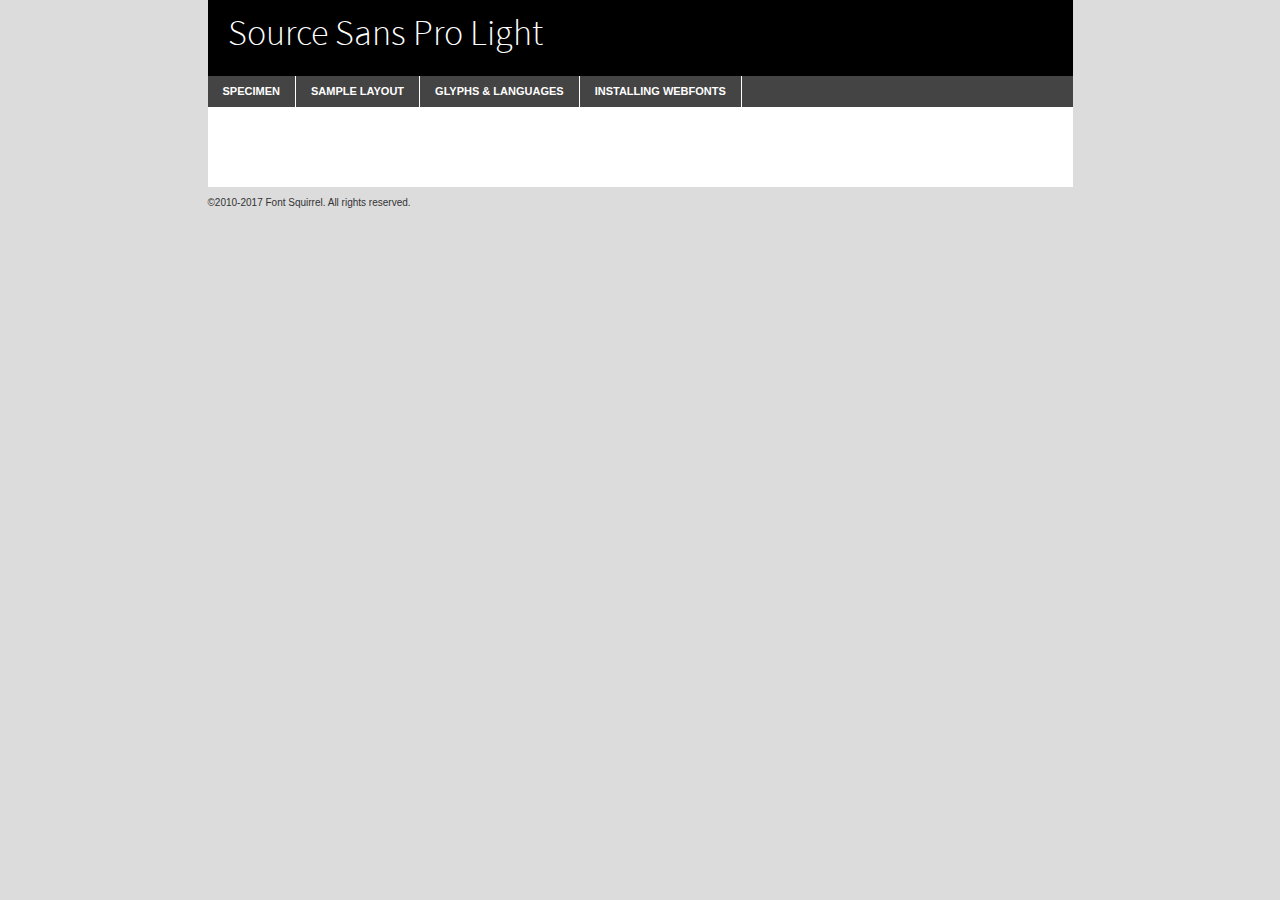
<file: src/fonts/Source-Sans-Pro/sourcesanspro-light-demo.html>
<!DOCTYPE html PUBLIC "-//W3C//DTD XHTML 1.0 Transitional//EN"
	"http://www.w3.org/TR/xhtml1/DTD/xhtml1-transitional.dtd">

<html xmlns="http://www.w3.org/1999/xhtml" xml:lang="en" lang="en">
<head>
	<meta http-equiv="Content-Type" content="text/html; charset=utf-8" />
	<script src="http://ajax.googleapis.com/ajax/libs/jquery/1.7.2/jquery.min.js" type="text/javascript" charset="utf-8"></script>
	<script type="text/javascript">
	(function($){$.fn.easyTabs=function(option){var param=jQuery.extend({fadeSpeed:"fast",defaultContent:1,activeClass:'active'},option);$(this).each(function(){var thisId="#"+this.id;if(param.defaultContent==''){param.defaultContent=1;}
	if(typeof param.defaultContent=="number")
	{var defaultTab=$(thisId+" .tabs li:eq("+(param.defaultContent-1)+") a").attr('href').substr(1);}else{var defaultTab=param.defaultContent;}
	$(thisId+" .tabs li a").each(function(){var tabToHide=$(this).attr('href').substr(1);$("#"+tabToHide).addClass('easytabs-tab-content');});hideAll();changeContent(defaultTab);function hideAll(){$(thisId+" .easytabs-tab-content").hide();}
	function changeContent(tabId){hideAll();$(thisId+" .tabs li").removeClass(param.activeClass);$(thisId+" .tabs li a[href=#"+tabId+"]").closest('li').addClass(param.activeClass);if(param.fadeSpeed!="none")
	{$(thisId+" #"+tabId).fadeIn(param.fadeSpeed);}else{$(thisId+" #"+tabId).show();}}
	$(thisId+" .tabs li").click(function(){var tabId=$(this).find('a').attr('href').substr(1);changeContent(tabId);return false;});});}})(jQuery);
	</script>
	<link rel="stylesheet" href="specimen_files/specimen_stylesheet.css" type="text/css" charset="utf-8" />
	<link rel="stylesheet" href="stylesheet.css" type="text/css" charset="utf-8" />

	<style type="text/css">
					body{
				font-family: 'source_sans_prolight';
							}
		</style>

	<title>Source Sans Pro Light Specimen</title>
	
	
	<script type="text/javascript" charset="utf-8">
		$(document).ready(function() {
			$('#container').easyTabs({defaultContent:1});
		});
	</script>
</head>

<body>
<div id="container">
	<div id="header">
		Source Sans Pro Light	</div>
	<ul class="tabs">
		<li><a href="#specimen">Specimen</a></li>
		<li><a href="#layout">Sample Layout</a></li>
				<li><a href="#glyphs">Glyphs &amp; Languages</a></li>
		<li><a href="#installing">Installing Webfonts</a></li>
		
	</ul>
	
	<div id="main_content">

		
			<div id="specimen">
		
				<div class="section">
					<div class="grid12 firstcol">
						<div class="huge">AaBb</div>
					</div>
				</div>
		
				<div class="section">
					<div class="glyph_range">A&#x200B;B&#x200b;C&#x200b;D&#x200b;E&#x200b;F&#x200b;G&#x200b;H&#x200b;I&#x200b;J&#x200b;K&#x200b;L&#x200b;M&#x200b;N&#x200b;O&#x200b;P&#x200b;Q&#x200b;R&#x200b;S&#x200b;T&#x200b;U&#x200b;V&#x200b;W&#x200b;X&#x200b;Y&#x200b;Z&#x200b;a&#x200b;b&#x200b;c&#x200b;d&#x200b;e&#x200b;f&#x200b;g&#x200b;h&#x200b;i&#x200b;j&#x200b;k&#x200b;l&#x200b;m&#x200b;n&#x200b;o&#x200b;p&#x200b;q&#x200b;r&#x200b;s&#x200b;t&#x200b;u&#x200b;v&#x200b;w&#x200b;x&#x200b;y&#x200b;z&#x200b;1&#x200b;2&#x200b;3&#x200b;4&#x200b;5&#x200b;6&#x200b;7&#x200b;8&#x200b;9&#x200b;0&#x200b;&amp;&#x200b;.&#x200b;,&#x200b;?&#x200b;!&#x200b;&#64;&#x200b;(&#x200b;)&#x200b;#&#x200b;$&#x200b;%&#x200b;*&#x200b;+&#x200b;-&#x200b;=&#x200b;:&#x200b;;</div>
				</div>
				<div class="section">
					<div class="grid12 firstcol">
						<table class="sample_table">
							<tr><td>10</td><td class="size10">abcdefghijklmnopqrstuvwxyzABCDEFGHIJKLMNOPQRSTUVWXYZ0123456789abcdefghijklmnopqrstuvwxyzABCDEFGHIJKLMNOPQRSTUVWXYZ0123456789abcdefghijklmnopqrstuvwxyzABCDEFGHIJKLMNOPQRSTUVWXYZ</td></tr>
							<tr><td>11</td><td class="size11">abcdefghijklmnopqrstuvwxyzABCDEFGHIJKLMNOPQRSTUVWXYZ0123456789abcdefghijklmnopqrstuvwxyzABCDEFGHIJKLMNOPQRSTUVWXYZ0123456789abcdefghijklmnopqrstuvwxyzABCDEFGHIJKLMNOPQRSTUVWXYZ</td></tr>
							<tr><td>12</td><td class="size12">abcdefghijklmnopqrstuvwxyzABCDEFGHIJKLMNOPQRSTUVWXYZ0123456789abcdefghijklmnopqrstuvwxyzABCDEFGHIJKLMNOPQRSTUVWXYZ0123456789abcdefghijklmnopqrstuvwxyzABCDEFGHIJKLMNOPQRSTUVWXYZ</td></tr>
							<tr><td>13</td><td class="size13">abcdefghijklmnopqrstuvwxyzABCDEFGHIJKLMNOPQRSTUVWXYZ0123456789abcdefghijklmnopqrstuvwxyzABCDEFGHIJKLMNOPQRSTUVWXYZ0123456789abcdefghijklmnopqrstuvwxyzABCDEFGHIJKLMNOPQRSTUVWXYZ</td></tr>
							<tr><td>14</td><td class="size14">abcdefghijklmnopqrstuvwxyzABCDEFGHIJKLMNOPQRSTUVWXYZ0123456789abcdefghijklmnopqrstuvwxyzABCDEFGHIJKLMNOPQRSTUVWXYZ0123456789abcdefghijklmnopqrstuvwxyzABCDEFGHIJKLMNOPQRSTUVWXYZ</td></tr>
							<tr><td>16</td><td class="size16">abcdefghijklmnopqrstuvwxyzABCDEFGHIJKLMNOPQRSTUVWXYZ0123456789abcdefghijklmnopqrstuvwxyzABCDEFGHIJKLMNOPQRSTUVWXYZ</td></tr>
							<tr><td>18</td><td class="size18">abcdefghijklmnopqrstuvwxyzABCDEFGHIJKLMNOPQRSTUVWXYZ0123456789abcdefghijklmnopqrstuvwxyzABCDEFGHIJKLMNOPQRSTUVWXYZ</td></tr>
							<tr><td>20</td><td class="size20">abcdefghijklmnopqrstuvwxyzABCDEFGHIJKLMNOPQRSTUVWXYZ0123456789abcdefghijklmnopqrstuvwxyzABCDEFGHIJKLMNOPQRSTUVWXYZ</td></tr>
							<tr><td>24</td><td class="size24">abcdefghijklmnopqrstuvwxyzABCDEFGHIJKLMNOPQRSTUVWXYZ0123456789abcdefghijklmnopqrstuvwxyzABCDEFGHIJKLMNOPQRSTUVWXYZ</td></tr>
							<tr><td>30</td><td class="size30">abcdefghijklmnopqrstuvwxyzABCDEFGHIJKLMNOPQRSTUVWXYZ0123456789abcdefghijklmnopqrstuvwxyzABCDEFGHIJKLMNOPQRSTUVWXYZ</td></tr>
							<tr><td>36</td><td class="size36">abcdefghijklmnopqrstuvwxyzABCDEFGHIJKLMNOPQRSTUVWXYZ0123456789abcdefghijklmnopqrstuvwxyzABCDEFGHIJKLMNOPQRSTUVWXYZ</td></tr>
							<tr><td>48</td><td class="size48">abcdefghijklmnopqrstuvwxyzABCDEFGHIJKLMNOPQRSTUVWXYZ0123456789abcdefghijklmnopqrstuvwxyzABCDEFGHIJKLMNOPQRSTUVWXYZ</td></tr>
							<tr><td>60</td><td class="size60">abcdefghijklmnopqrstuvwxyzABCDEFGHIJKLMNOPQRSTUVWXYZ0123456789abcdefghijklmnopqrstuvwxyzABCDEFGHIJKLMNOPQRSTUVWXYZ</td></tr>
							<tr><td>72</td><td class="size72">abcdefghijklmnopqrstuvwxyzABCDEFGHIJKLMNOPQRSTUVWXYZ0123456789abcdefghijklmnopqrstuvwxyzABCDEFGHIJKLMNOPQRSTUVWXYZ</td></tr>
							<tr><td>90</td><td class="size90">abcdefghijklmnopqrstuvwxyzABCDEFGHIJKLMNOPQRSTUVWXYZ0123456789abcdefghijklmnopqrstuvwxyzABCDEFGHIJKLMNOPQRSTUVWXYZ</td></tr>
						</table>
				
					</div>
			
				</div>
		
		
		
								<div class="section" id="bodycomparison">


										<div id="xheight">
				<div class="fontbody">&#x25FC;&#x25FC;&#x25FC;&#x25FC;&#x25FC;&#x25FC;&#x25FC;&#x25FC;&#x25FC;&#x25FC;&#x25FC;&#x25FC;&#x25FC;&#x25FC;&#x25FC;&#x25FC;&#x25FC;&#x25FC;&#x25FC;&#x25FC;&#x25FC;&#x25FC;&#x25FC;&#x25FC;&#x25FC;&#x25FC;&#x25FC;&#x25FC;&#x25FC;&#x25FC;&#x25FC;&#x25FC;&#x25FC;&#x25FC;&#x25FC;&#x25FC;&#x25FC;&#x25FC;&#x25FC;&#x25FC;&#x25FC;&#x25FC;&#x25FC;&#x25FC;&#x25FC;&#x25FC;&#x25FC;&#x25FC;&#x25FC;&#x25FC;&#x25FC;&#x25FC;&#x25FC;&#x25FC;&#x25FC;&#x25FC;&#x25FC;&#x25FC;&#x25FC;&#x25FC;&#x25FC;&#x25FC;&#x25FC;&#x25FC;&#x25FC;&#x25FC;&#x25FC;&#x25FC;&#x25FC;&#x25FC;&#x25FC;&#x25FC;&#x25FC;&#x25FC;&#x25FC;&#x25FC;&#x25FC;&#x25FC;&#x25FC;&#x25FC;&#x25FC;&#x25FC;&#x25FC;&#x25FC;&#x25FC;&#x25FC;&#x25FC;&#x25FC;&#x25FC;&#x25FC;&#x25FC;&#x25FC;&#x25FC;&#x25FC;&#x25FC;&#x25FC;&#x25FC;&#x25FC;&#x25FC;body</div><div class="arialbody">body</div><div class="verdanabody">body</div><div class="georgiabody">body</div></div>
										<div class="fontbody" style="z-index:1">
											body<span>Source Sans Pro Light</span>
										</div>
										<div class="arialbody" style="z-index:1">
											body<span>Arial</span>
										</div>
										<div class="verdanabody" style="z-index:1">
											body<span>Verdana</span>
										</div>
										<div class="georgiabody" style="z-index:1">
											body<span>Georgia</span>
										</div>



								</div>
		
		
				<div class="section psample psample_row1" id="">
					
					<div class="grid2 firstcol">
						<p class="size10"><span>10.</span>Aenean lacinia bibendum nulla sed consectetur. Fusce dapibus, tellus ac cursus commodo, tortor mauris condimentum nibh, ut fermentum massa justo sit amet risus. Nullam id dolor id nibh ultricies vehicula ut id elit. Cum sociis natoque penatibus et magnis dis parturient montes, nascetur ridiculus mus. Nulla vitae elit libero, a pharetra augue.</p>
			
					</div>
					<div class="grid3">
						<p class="size11"><span>11.</span>Aenean lacinia bibendum nulla sed consectetur. Fusce dapibus, tellus ac cursus commodo, tortor mauris condimentum nibh, ut fermentum massa justo sit amet risus. Nullam id dolor id nibh ultricies vehicula ut id elit. Cum sociis natoque penatibus et magnis dis parturient montes, nascetur ridiculus mus. Nulla vitae elit libero, a pharetra augue.</p>
			
					</div>
					<div class="grid3">
						<p class="size12"><span>12.</span>Aenean lacinia bibendum nulla sed consectetur. Fusce dapibus, tellus ac cursus commodo, tortor mauris condimentum nibh, ut fermentum massa justo sit amet risus. Nullam id dolor id nibh ultricies vehicula ut id elit. Cum sociis natoque penatibus et magnis dis parturient montes, nascetur ridiculus mus. Nulla vitae elit libero, a pharetra augue.</p>
			
					</div>
					<div class="grid4">
						<p class="size13"><span>13.</span>Aenean lacinia bibendum nulla sed consectetur. Fusce dapibus, tellus ac cursus commodo, tortor mauris condimentum nibh, ut fermentum massa justo sit amet risus. Nullam id dolor id nibh ultricies vehicula ut id elit. Cum sociis natoque penatibus et magnis dis parturient montes, nascetur ridiculus mus. Nulla vitae elit libero, a pharetra augue.</p>
			
					</div>
					<div class="white_blend"></div>
					
				</div>
				<div class="section psample psample_row2" id="">
					<div class="grid3 firstcol">
						<p class="size14"><span>14.</span>Aenean lacinia bibendum nulla sed consectetur. Fusce dapibus, tellus ac cursus commodo, tortor mauris condimentum nibh, ut fermentum massa justo sit amet risus. Nullam id dolor id nibh ultricies vehicula ut id elit. Cum sociis natoque penatibus et magnis dis parturient montes, nascetur ridiculus mus. Nulla vitae elit libero, a pharetra augue.</p>
			
					</div>
					<div class="grid4">
						<p class="size16"><span>16.</span>Aenean lacinia bibendum nulla sed consectetur. Fusce dapibus, tellus ac cursus commodo, tortor mauris condimentum nibh, ut fermentum massa justo sit amet risus. Nullam id dolor id nibh ultricies vehicula ut id elit. Cum sociis natoque penatibus et magnis dis parturient montes, nascetur ridiculus mus. Nulla vitae elit libero, a pharetra augue.</p>
			
					</div>
					<div class="grid5">
						<p class="size18"><span>18.</span>Aenean lacinia bibendum nulla sed consectetur. Fusce dapibus, tellus ac cursus commodo, tortor mauris condimentum nibh, ut fermentum massa justo sit amet risus. Nullam id dolor id nibh ultricies vehicula ut id elit. Cum sociis natoque penatibus et magnis dis parturient montes, nascetur ridiculus mus. Nulla vitae elit libero, a pharetra augue.</p>
			
					</div>

					<div class="white_blend"></div>

				</div>
				
				<div class="section psample psample_row3" id="">
					<div class="grid5 firstcol">
						<p class="size20"><span>20.</span>Aenean lacinia bibendum nulla sed consectetur. Fusce dapibus, tellus ac cursus commodo, tortor mauris condimentum nibh, ut fermentum massa justo sit amet risus. Nullam id dolor id nibh ultricies vehicula ut id elit. Cum sociis natoque penatibus et magnis dis parturient montes, nascetur ridiculus mus. Nulla vitae elit libero, a pharetra augue.</p>
					</div>
					<div class="grid7">
						<p class="size24"><span>24.</span>Aenean lacinia bibendum nulla sed consectetur. Fusce dapibus, tellus ac cursus commodo, tortor mauris condimentum nibh, ut fermentum massa justo sit amet risus. Nullam id dolor id nibh ultricies vehicula ut id elit. Cum sociis natoque penatibus et magnis dis parturient montes, nascetur ridiculus mus. Nulla vitae elit libero, a pharetra augue.</p>
					</div>
					
					<div class="white_blend"></div>
					
				</div>
				
				<div class="section psample psample_row4" id="">
					<div class="grid12 firstcol">
						<p class="size30"><span>30.</span>Aenean lacinia bibendum nulla sed consectetur. Fusce dapibus, tellus ac cursus commodo, tortor mauris condimentum nibh, ut fermentum massa justo sit amet risus. Nullam id dolor id nibh ultricies vehicula ut id elit. Cum sociis natoque penatibus et magnis dis parturient montes, nascetur ridiculus mus. Nulla vitae elit libero, a pharetra augue.</p>
					</div>
					<div class="white_blend"></div>
					
				</div>
				
				
				
				<div class="section psample psample_row1 fullreverse">
					<div class="grid2 firstcol">
						<p class="size10"><span>10.</span>Aenean lacinia bibendum nulla sed consectetur. Fusce dapibus, tellus ac cursus commodo, tortor mauris condimentum nibh, ut fermentum massa justo sit amet risus. Nullam id dolor id nibh ultricies vehicula ut id elit. Cum sociis natoque penatibus et magnis dis parturient montes, nascetur ridiculus mus. Nulla vitae elit libero, a pharetra augue.</p>
			
					</div>
					<div class="grid3">
						<p class="size11"><span>11.</span>Aenean lacinia bibendum nulla sed consectetur. Fusce dapibus, tellus ac cursus commodo, tortor mauris condimentum nibh, ut fermentum massa justo sit amet risus. Nullam id dolor id nibh ultricies vehicula ut id elit. Cum sociis natoque penatibus et magnis dis parturient montes, nascetur ridiculus mus. Nulla vitae elit libero, a pharetra augue.</p>
			
					</div>
					<div class="grid3">
						<p class="size12"><span>12.</span>Aenean lacinia bibendum nulla sed consectetur. Fusce dapibus, tellus ac cursus commodo, tortor mauris condimentum nibh, ut fermentum massa justo sit amet risus. Nullam id dolor id nibh ultricies vehicula ut id elit. Cum sociis natoque penatibus et magnis dis parturient montes, nascetur ridiculus mus. Nulla vitae elit libero, a pharetra augue.</p>
			
					</div>
					<div class="grid4">
						<p class="size13"><span>13.</span>Aenean lacinia bibendum nulla sed consectetur. Fusce dapibus, tellus ac cursus commodo, tortor mauris condimentum nibh, ut fermentum massa justo sit amet risus. Nullam id dolor id nibh ultricies vehicula ut id elit. Cum sociis natoque penatibus et magnis dis parturient montes, nascetur ridiculus mus. Nulla vitae elit libero, a pharetra augue.</p>
			
					</div>
					<div class="black_blend"></div>
					
				</div>
				
				<div class="section psample psample_row2 fullreverse">
					<div class="grid3 firstcol">
						<p class="size14"><span>14.</span>Aenean lacinia bibendum nulla sed consectetur. Fusce dapibus, tellus ac cursus commodo, tortor mauris condimentum nibh, ut fermentum massa justo sit amet risus. Nullam id dolor id nibh ultricies vehicula ut id elit. Cum sociis natoque penatibus et magnis dis parturient montes, nascetur ridiculus mus. Nulla vitae elit libero, a pharetra augue.</p>
			
					</div>
					<div class="grid4">
						<p class="size16"><span>16.</span>Aenean lacinia bibendum nulla sed consectetur. Fusce dapibus, tellus ac cursus commodo, tortor mauris condimentum nibh, ut fermentum massa justo sit amet risus. Nullam id dolor id nibh ultricies vehicula ut id elit. Cum sociis natoque penatibus et magnis dis parturient montes, nascetur ridiculus mus. Nulla vitae elit libero, a pharetra augue.</p>
			
					</div>
					<div class="grid5">
						<p class="size18"><span>18.</span>Aenean lacinia bibendum nulla sed consectetur. Fusce dapibus, tellus ac cursus commodo, tortor mauris condimentum nibh, ut fermentum massa justo sit amet risus. Nullam id dolor id nibh ultricies vehicula ut id elit. Cum sociis natoque penatibus et magnis dis parturient montes, nascetur ridiculus mus. Nulla vitae elit libero, a pharetra augue.</p>
			
					</div>
					<div class="black_blend"></div>

				</div>
				
				<div class="section psample fullreverse psample_row3" id="">
					<div class="grid5 firstcol">
						<p class="size20"><span>20.</span>Aenean lacinia bibendum nulla sed consectetur. Fusce dapibus, tellus ac cursus commodo, tortor mauris condimentum nibh, ut fermentum massa justo sit amet risus. Nullam id dolor id nibh ultricies vehicula ut id elit. Cum sociis natoque penatibus et magnis dis parturient montes, nascetur ridiculus mus. Nulla vitae elit libero, a pharetra augue.</p>
					</div>
					<div class="grid7">
						<p class="size24"><span>24.</span>Aenean lacinia bibendum nulla sed consectetur. Fusce dapibus, tellus ac cursus commodo, tortor mauris condimentum nibh, ut fermentum massa justo sit amet risus. Nullam id dolor id nibh ultricies vehicula ut id elit. Cum sociis natoque penatibus et magnis dis parturient montes, nascetur ridiculus mus. Nulla vitae elit libero, a pharetra augue.</p>
					</div>
					
					<div class="black_blend"></div>
					
				</div>
				
				<div class="section psample fullreverse psample_row4" id="" style="border-bottom: 20px #000 solid;">
					<div class="grid12 firstcol">
						<p class="size30"><span>30.</span>Aenean lacinia bibendum nulla sed consectetur. Fusce dapibus, tellus ac cursus commodo, tortor mauris condimentum nibh, ut fermentum massa justo sit amet risus. Nullam id dolor id nibh ultricies vehicula ut id elit. Cum sociis natoque penatibus et magnis dis parturient montes, nascetur ridiculus mus. Nulla vitae elit libero, a pharetra augue.</p>
					</div>
					<div class="black_blend"></div>
					
				</div>
				
				
				
				
			</div>
			
			<div id="layout">
				
				<div class="section">
					
					<div class="grid12 firstcol">
						<h1>Lorem Ipsum Dolor</h1>
						<h2>Etiam porta sem malesuada magna mollis euismod</h2>
						
						<p class="byline">By <a href="#link">Aenean Lacinia</a></p>
					</div>
				</div>
				<div class="section">
					<div class="grid8 firstcol">
						<p class="large">Donec sed odio dui. Morbi leo risus, porta ac consectetur ac, vestibulum at eros. Fusce dapibus, tellus ac cursus commodo, tortor mauris condimentum nibh, ut fermentum massa justo sit amet risus. </p>

						
						<h3>Pellentesque ornare sem</h3>

						<p>Maecenas sed diam eget risus varius blandit sit amet non magna. Maecenas faucibus mollis interdum. Donec ullamcorper nulla non metus auctor fringilla. Nullam id dolor id nibh ultricies vehicula ut id elit. Nullam id dolor id nibh ultricies vehicula ut id elit. </p>

						<p>Aenean eu leo quam. Pellentesque ornare sem lacinia quam venenatis vestibulum. Lorem ipsum dolor sit amet, consectetur adipiscing elit. Cum sociis natoque penatibus et magnis dis parturient montes, nascetur ridiculus mus. </p>

						<p>Nulla vitae elit libero, a pharetra augue. Praesent commodo cursus magna, vel scelerisque nisl consectetur et. Aenean lacinia bibendum nulla sed consectetur. </p>

						<p>Nullam quis risus eget urna mollis ornare vel eu leo. Nullam quis risus eget urna mollis ornare vel eu leo. Maecenas sed diam eget risus varius blandit sit amet non magna. Donec ullamcorper nulla non metus auctor fringilla. </p>

						<h3>Cras mattis consectetur</h3>

						<p>Aenean eu leo quam. Pellentesque ornare sem lacinia quam venenatis vestibulum. Aenean lacinia bibendum nulla sed consectetur. Integer posuere erat a ante venenatis dapibus posuere velit aliquet. Cras mattis consectetur purus sit amet fermentum. </p>

						<p>Nullam id dolor id nibh ultricies vehicula ut id elit. Nullam quis risus eget urna mollis ornare vel eu leo. Cras mattis consectetur purus sit amet fermentum.</p>
					</div>
					
					<div class="grid4 sidebar">
						
						<div class="box reverse">
							<p class="last">Nullam quis risus eget urna mollis ornare vel eu leo. Donec ullamcorper nulla non metus auctor fringilla. Cras mattis consectetur purus sit amet fermentum. Sed posuere consectetur est at lobortis. Lorem ipsum dolor sit amet, consectetur adipiscing elit. </p>
						</div>
						
						<p class="caption">Maecenas sed diam eget risus varius.</p>

						<p>Vestibulum id ligula porta felis euismod semper. Integer posuere erat a ante venenatis dapibus posuere velit aliquet. Vestibulum id ligula porta felis euismod semper. Sed posuere consectetur est at lobortis. Maecenas sed diam eget risus varius blandit sit amet non magna. Fusce dapibus, tellus ac cursus commodo, tortor mauris condimentum nibh, ut fermentum massa justo sit amet risus. </p>

					

						<p>Duis mollis, est non commodo luctus, nisi erat porttitor ligula, eget lacinia odio sem nec elit. Aenean lacinia bibendum nulla sed consectetur. Vivamus sagittis lacus vel augue laoreet rutrum faucibus dolor auctor. Aenean lacinia bibendum nulla sed consectetur. Nullam quis risus eget urna mollis ornare vel eu leo. </p>

						<p>Praesent commodo cursus magna, vel scelerisque nisl consectetur et. Donec ullamcorper nulla non metus auctor fringilla. Maecenas faucibus mollis interdum. Fusce dapibus, tellus ac cursus commodo, tortor mauris condimentum nibh, ut fermentum massa justo sit amet risus. </p>

					</div>
				</div>
				
			</div>


			



		<div id="glyphs">
			<div class="section">
				<div class="grid12 firstcol">
			
				<h1>Language Support</h1>
				<p>The subset of Source Sans Pro Light in this kit supports the following languages:<br />
			
					Albanian, Basque, Breton, Chamorro, Danish, Dutch, English, Faroese, Finnish, French, Frisian, Galician, German, Icelandic, Italian, Malagasy, Norwegian, Portuguese, Spanish, Alsatian, Aragonese, Arapaho, Arrernte, Asturian, Aymara, Bislama, Cebuano, Corsican, Fijian, French_creole, Genoese, Gilbertese, Greenlandic, Haitian_creole, Hiligaynon, Hmong, Hopi, Ibanag, Iloko_ilokano, Indonesian, Interglossa_glosa, Interlingua, Irish_gaelic, Jerriais, Lojban, Lombard, Luxembourgeois, Manx, Mohawk, Norfolk_pitcairnese, Occitan, Oromo, Pangasinan, Papiamento, Piedmontese, Potawatomi, Rhaeto-romance, Romansh, Rotokas, Sami_lule, Samoan, Sardinian, Scots_gaelic, Seychelles_creole, Shona, Sicilian, Somali, Southern_ndebele, Swahili, Swati_swazi, Tagalog_filipino_pilipino, Tetum, Tok_pisin, Uyghur_latinized, Volapuk, Walloon, Warlpiri, Xhosa, Yapese, Zulu, Latinbasic, Ubasic, Demo				</p>
				<h1>Glyph Chart</h1>
				<p>The subset of Source Sans Pro Light in this kit includes all the glyphs listed below. Unicode entities are included above each glyph to help you insert individual characters into your layout.</p>
				<div id="glyph_chart">
			
																				 <div><p>&amp;#32;</p>&#32;</div>
																				 <div><p>&amp;#33;</p>&#33;</div>
																				 <div><p>&amp;#34;</p>&#34;</div>
																				 <div><p>&amp;#35;</p>&#35;</div>
																				 <div><p>&amp;#36;</p>&#36;</div>
																				 <div><p>&amp;#37;</p>&#37;</div>
																				 <div><p>&amp;#38;</p>&#38;</div>
																				 <div><p>&amp;#39;</p>&#39;</div>
																				 <div><p>&amp;#40;</p>&#40;</div>
																				 <div><p>&amp;#41;</p>&#41;</div>
																				 <div><p>&amp;#42;</p>&#42;</div>
																				 <div><p>&amp;#43;</p>&#43;</div>
																				 <div><p>&amp;#44;</p>&#44;</div>
																				 <div><p>&amp;#45;</p>&#45;</div>
																				 <div><p>&amp;#46;</p>&#46;</div>
																				 <div><p>&amp;#47;</p>&#47;</div>
																				 <div><p>&amp;#48;</p>&#48;</div>
																				 <div><p>&amp;#49;</p>&#49;</div>
																				 <div><p>&amp;#50;</p>&#50;</div>
																				 <div><p>&amp;#51;</p>&#51;</div>
																				 <div><p>&amp;#52;</p>&#52;</div>
																				 <div><p>&amp;#53;</p>&#53;</div>
																				 <div><p>&amp;#54;</p>&#54;</div>
																				 <div><p>&amp;#55;</p>&#55;</div>
																				 <div><p>&amp;#56;</p>&#56;</div>
																				 <div><p>&amp;#57;</p>&#57;</div>
																				 <div><p>&amp;#58;</p>&#58;</div>
																				 <div><p>&amp;#59;</p>&#59;</div>
																				 <div><p>&amp;#60;</p>&#60;</div>
																				 <div><p>&amp;#61;</p>&#61;</div>
																				 <div><p>&amp;#62;</p>&#62;</div>
																				 <div><p>&amp;#63;</p>&#63;</div>
																				 <div><p>&amp;#64;</p>&#64;</div>
																				 <div><p>&amp;#65;</p>&#65;</div>
																				 <div><p>&amp;#66;</p>&#66;</div>
																				 <div><p>&amp;#67;</p>&#67;</div>
																				 <div><p>&amp;#68;</p>&#68;</div>
																				 <div><p>&amp;#69;</p>&#69;</div>
																				 <div><p>&amp;#70;</p>&#70;</div>
																				 <div><p>&amp;#71;</p>&#71;</div>
																				 <div><p>&amp;#72;</p>&#72;</div>
																				 <div><p>&amp;#73;</p>&#73;</div>
																				 <div><p>&amp;#74;</p>&#74;</div>
																				 <div><p>&amp;#75;</p>&#75;</div>
																				 <div><p>&amp;#76;</p>&#76;</div>
																				 <div><p>&amp;#77;</p>&#77;</div>
																				 <div><p>&amp;#78;</p>&#78;</div>
																				 <div><p>&amp;#79;</p>&#79;</div>
																				 <div><p>&amp;#80;</p>&#80;</div>
																				 <div><p>&amp;#81;</p>&#81;</div>
																				 <div><p>&amp;#82;</p>&#82;</div>
																				 <div><p>&amp;#83;</p>&#83;</div>
																				 <div><p>&amp;#84;</p>&#84;</div>
																				 <div><p>&amp;#85;</p>&#85;</div>
																				 <div><p>&amp;#86;</p>&#86;</div>
																				 <div><p>&amp;#87;</p>&#87;</div>
																				 <div><p>&amp;#88;</p>&#88;</div>
																				 <div><p>&amp;#89;</p>&#89;</div>
																				 <div><p>&amp;#90;</p>&#90;</div>
																				 <div><p>&amp;#91;</p>&#91;</div>
																				 <div><p>&amp;#92;</p>&#92;</div>
																				 <div><p>&amp;#93;</p>&#93;</div>
																				 <div><p>&amp;#94;</p>&#94;</div>
																				 <div><p>&amp;#95;</p>&#95;</div>
																				 <div><p>&amp;#96;</p>&#96;</div>
																				 <div><p>&amp;#97;</p>&#97;</div>
																				 <div><p>&amp;#98;</p>&#98;</div>
																				 <div><p>&amp;#99;</p>&#99;</div>
																				 <div><p>&amp;#100;</p>&#100;</div>
																				 <div><p>&amp;#101;</p>&#101;</div>
																				 <div><p>&amp;#102;</p>&#102;</div>
																				 <div><p>&amp;#103;</p>&#103;</div>
																				 <div><p>&amp;#104;</p>&#104;</div>
																				 <div><p>&amp;#105;</p>&#105;</div>
																				 <div><p>&amp;#106;</p>&#106;</div>
																				 <div><p>&amp;#107;</p>&#107;</div>
																				 <div><p>&amp;#108;</p>&#108;</div>
																				 <div><p>&amp;#109;</p>&#109;</div>
																				 <div><p>&amp;#110;</p>&#110;</div>
																				 <div><p>&amp;#111;</p>&#111;</div>
																				 <div><p>&amp;#112;</p>&#112;</div>
																				 <div><p>&amp;#113;</p>&#113;</div>
																				 <div><p>&amp;#114;</p>&#114;</div>
																				 <div><p>&amp;#115;</p>&#115;</div>
																				 <div><p>&amp;#116;</p>&#116;</div>
																				 <div><p>&amp;#117;</p>&#117;</div>
																				 <div><p>&amp;#118;</p>&#118;</div>
																				 <div><p>&amp;#119;</p>&#119;</div>
																				 <div><p>&amp;#120;</p>&#120;</div>
																				 <div><p>&amp;#121;</p>&#121;</div>
																				 <div><p>&amp;#122;</p>&#122;</div>
																				 <div><p>&amp;#123;</p>&#123;</div>
																				 <div><p>&amp;#124;</p>&#124;</div>
																				 <div><p>&amp;#125;</p>&#125;</div>
																				 <div><p>&amp;#126;</p>&#126;</div>
																				 <div><p>&amp;#160;</p>&#160;</div>
																				 <div><p>&amp;#161;</p>&#161;</div>
																				 <div><p>&amp;#162;</p>&#162;</div>
																				 <div><p>&amp;#163;</p>&#163;</div>
																				 <div><p>&amp;#164;</p>&#164;</div>
																				 <div><p>&amp;#165;</p>&#165;</div>
																				 <div><p>&amp;#166;</p>&#166;</div>
																				 <div><p>&amp;#167;</p>&#167;</div>
																				 <div><p>&amp;#168;</p>&#168;</div>
																				 <div><p>&amp;#169;</p>&#169;</div>
																				 <div><p>&amp;#170;</p>&#170;</div>
																				 <div><p>&amp;#171;</p>&#171;</div>
																				 <div><p>&amp;#172;</p>&#172;</div>
																				 <div><p>&amp;#173;</p>&#173;</div>
																				 <div><p>&amp;#174;</p>&#174;</div>
																				 <div><p>&amp;#175;</p>&#175;</div>
																				 <div><p>&amp;#176;</p>&#176;</div>
																				 <div><p>&amp;#177;</p>&#177;</div>
																				 <div><p>&amp;#178;</p>&#178;</div>
																				 <div><p>&amp;#179;</p>&#179;</div>
																				 <div><p>&amp;#180;</p>&#180;</div>
																				 <div><p>&amp;#181;</p>&#181;</div>
																				 <div><p>&amp;#182;</p>&#182;</div>
																				 <div><p>&amp;#183;</p>&#183;</div>
																				 <div><p>&amp;#184;</p>&#184;</div>
																				 <div><p>&amp;#185;</p>&#185;</div>
																				 <div><p>&amp;#186;</p>&#186;</div>
																				 <div><p>&amp;#187;</p>&#187;</div>
																				 <div><p>&amp;#188;</p>&#188;</div>
																				 <div><p>&amp;#189;</p>&#189;</div>
																				 <div><p>&amp;#190;</p>&#190;</div>
																				 <div><p>&amp;#191;</p>&#191;</div>
																				 <div><p>&amp;#192;</p>&#192;</div>
																				 <div><p>&amp;#193;</p>&#193;</div>
																				 <div><p>&amp;#194;</p>&#194;</div>
																				 <div><p>&amp;#195;</p>&#195;</div>
																				 <div><p>&amp;#196;</p>&#196;</div>
																				 <div><p>&amp;#197;</p>&#197;</div>
																				 <div><p>&amp;#198;</p>&#198;</div>
																				 <div><p>&amp;#199;</p>&#199;</div>
																				 <div><p>&amp;#200;</p>&#200;</div>
																				 <div><p>&amp;#201;</p>&#201;</div>
																				 <div><p>&amp;#202;</p>&#202;</div>
																				 <div><p>&amp;#203;</p>&#203;</div>
																				 <div><p>&amp;#204;</p>&#204;</div>
																				 <div><p>&amp;#205;</p>&#205;</div>
																				 <div><p>&amp;#206;</p>&#206;</div>
																				 <div><p>&amp;#207;</p>&#207;</div>
																				 <div><p>&amp;#208;</p>&#208;</div>
																				 <div><p>&amp;#209;</p>&#209;</div>
																				 <div><p>&amp;#210;</p>&#210;</div>
																				 <div><p>&amp;#211;</p>&#211;</div>
																				 <div><p>&amp;#212;</p>&#212;</div>
																				 <div><p>&amp;#213;</p>&#213;</div>
																				 <div><p>&amp;#214;</p>&#214;</div>
																				 <div><p>&amp;#215;</p>&#215;</div>
																				 <div><p>&amp;#216;</p>&#216;</div>
																				 <div><p>&amp;#217;</p>&#217;</div>
																				 <div><p>&amp;#218;</p>&#218;</div>
																				 <div><p>&amp;#219;</p>&#219;</div>
																				 <div><p>&amp;#220;</p>&#220;</div>
																				 <div><p>&amp;#221;</p>&#221;</div>
																				 <div><p>&amp;#222;</p>&#222;</div>
																				 <div><p>&amp;#223;</p>&#223;</div>
																				 <div><p>&amp;#224;</p>&#224;</div>
																				 <div><p>&amp;#225;</p>&#225;</div>
																				 <div><p>&amp;#226;</p>&#226;</div>
																				 <div><p>&amp;#227;</p>&#227;</div>
																				 <div><p>&amp;#228;</p>&#228;</div>
																				 <div><p>&amp;#229;</p>&#229;</div>
																				 <div><p>&amp;#230;</p>&#230;</div>
																				 <div><p>&amp;#231;</p>&#231;</div>
																				 <div><p>&amp;#232;</p>&#232;</div>
																				 <div><p>&amp;#233;</p>&#233;</div>
																				 <div><p>&amp;#234;</p>&#234;</div>
																				 <div><p>&amp;#235;</p>&#235;</div>
																				 <div><p>&amp;#236;</p>&#236;</div>
																				 <div><p>&amp;#237;</p>&#237;</div>
																				 <div><p>&amp;#238;</p>&#238;</div>
																				 <div><p>&amp;#239;</p>&#239;</div>
																				 <div><p>&amp;#240;</p>&#240;</div>
																				 <div><p>&amp;#241;</p>&#241;</div>
																				 <div><p>&amp;#242;</p>&#242;</div>
																				 <div><p>&amp;#243;</p>&#243;</div>
																				 <div><p>&amp;#244;</p>&#244;</div>
																				 <div><p>&amp;#245;</p>&#245;</div>
																				 <div><p>&amp;#246;</p>&#246;</div>
																				 <div><p>&amp;#247;</p>&#247;</div>
																				 <div><p>&amp;#248;</p>&#248;</div>
																				 <div><p>&amp;#249;</p>&#249;</div>
																				 <div><p>&amp;#250;</p>&#250;</div>
																				 <div><p>&amp;#251;</p>&#251;</div>
																				 <div><p>&amp;#252;</p>&#252;</div>
																				 <div><p>&amp;#253;</p>&#253;</div>
																				 <div><p>&amp;#254;</p>&#254;</div>
																				 <div><p>&amp;#255;</p>&#255;</div>
																				 <div><p>&amp;#338;</p>&#338;</div>
																				 <div><p>&amp;#339;</p>&#339;</div>
																				 <div><p>&amp;#376;</p>&#376;</div>
																				 <div><p>&amp;#710;</p>&#710;</div>
																				 <div><p>&amp;#732;</p>&#732;</div>
																				 <div><p>&amp;#8192;</p>&#8192;</div>
																				 <div><p>&amp;#8193;</p>&#8193;</div>
																				 <div><p>&amp;#8194;</p>&#8194;</div>
																				 <div><p>&amp;#8195;</p>&#8195;</div>
																				 <div><p>&amp;#8196;</p>&#8196;</div>
																				 <div><p>&amp;#8197;</p>&#8197;</div>
																				 <div><p>&amp;#8198;</p>&#8198;</div>
																				 <div><p>&amp;#8199;</p>&#8199;</div>
																				 <div><p>&amp;#8200;</p>&#8200;</div>
																				 <div><p>&amp;#8201;</p>&#8201;</div>
																				 <div><p>&amp;#8202;</p>&#8202;</div>
																				 <div><p>&amp;#8208;</p>&#8208;</div>
																				 <div><p>&amp;#8209;</p>&#8209;</div>
																				 <div><p>&amp;#8210;</p>&#8210;</div>
																				 <div><p>&amp;#8211;</p>&#8211;</div>
																				 <div><p>&amp;#8212;</p>&#8212;</div>
																				 <div><p>&amp;#8216;</p>&#8216;</div>
																				 <div><p>&amp;#8217;</p>&#8217;</div>
																				 <div><p>&amp;#8218;</p>&#8218;</div>
																				 <div><p>&amp;#8220;</p>&#8220;</div>
																				 <div><p>&amp;#8221;</p>&#8221;</div>
																				 <div><p>&amp;#8222;</p>&#8222;</div>
																				 <div><p>&amp;#8226;</p>&#8226;</div>
																				 <div><p>&amp;#8230;</p>&#8230;</div>
																				 <div><p>&amp;#8239;</p>&#8239;</div>
																				 <div><p>&amp;#8249;</p>&#8249;</div>
																				 <div><p>&amp;#8250;</p>&#8250;</div>
																				 <div><p>&amp;#8287;</p>&#8287;</div>
																				 <div><p>&amp;#8364;</p>&#8364;</div>
																				 <div><p>&amp;#8482;</p>&#8482;</div>
																				 <div><p>&amp;#9724;</p>&#9724;</div>
																				 <div><p>&amp;#64257;</p>&#64257;</div>
																				 <div><p>&amp;#64258;</p>&#64258;</div>
																				 <div><p>&amp;#64259;</p>&#64259;</div>
																				 <div><p>&amp;#64260;</p>&#64260;</div>
																																																</div>	
				</div>
		
		
			</div>
		</div>
		
		
		<div id="specs">
			
		</div>
	
		<div id="installing">
			<div class="section">
				<div class="grid7 firstcol">
					<h1>Installing Webfonts</h1>
					
					<p>Webfonts are supported by all major browser platforms but not all in the same way. There are currently four different font formats that must be included in order to target all browsers. This includes TTF, WOFF, EOT and SVG.</p>
					
					<h2>1. Upload your webfonts</h2>
					<p>You must upload your webfont kit to your website. They should be in or near the same directory as your CSS files.</p>
					
					<h2>2. Include the webfont stylesheet</h2>
					<p>A special CSS @font-face declaration helps the various browsers select the appropriate font it needs without causing you a bunch of headaches. Learn more about this syntax by reading the <a href="https://www.fontspring.com/blog/further-hardening-of-the-bulletproof-syntax">Fontspring blog post</a> about it. The code for it is as follows:</p>


<code>
@font-face{ 
	font-family: 'MyWebFont';
	src: url('WebFont.eot');
	src: url('WebFont.eot?#iefix') format('embedded-opentype'),
	     url('WebFont.woff') format('woff'),
	     url('WebFont.ttf') format('truetype'),
	     url('WebFont.svg#webfont') format('svg');
}
</code>

	<p>We've already gone ahead and generated the code for you. All you have to do is link to the stylesheet in your HTML, like this:</p>
	<code>&lt;link rel=&quot;stylesheet&quot; href=&quot;stylesheet.css&quot; type=&quot;text/css&quot; charset=&quot;utf-8&quot; /&gt;</code>

					<h2>3. Modify your own stylesheet</h2>
					<p>To take advantage of your new fonts, you must tell your stylesheet to use them. Look at the original @font-face declaration above and find the property called "font-family." The name linked there will be what you use to reference the font. Prepend that webfont name to the font stack in the "font-family" property, inside the selector you want to change. For example:</p>
<code>p { font-family: 'WebFont', Arial, sans-serif; }</code>

<h2>4. Test</h2>
<p>Getting webfonts to work cross-browser <em>can</em> be tricky. Use the information in the sidebar to help you if you find that fonts aren't loading in a particular browser.</p>
				</div>
				
				<div class="grid5 sidebar">
					<div class="box">
						<h2>Troubleshooting<br />Font-Face Problems</h2>
						<p>Having trouble getting your webfonts to load in your new website? Here are some tips to sort out what might be the problem.</p>

						<h3>Fonts not showing in any browser</h3>

						<p>This sounds like you need to work on the plumbing. You either did not upload the fonts to the correct directory, or you did not link the fonts properly in the CSS. If you've confirmed that all this is correct and you still have a problem, take a look at your .htaccess file and see if requests are getting intercepted.</p>

						<h3>Fonts not loading in iPhone or iPad</h3>

						<p>The most common problem here is that you are serving the fonts from an IIS server. IIS refuses to serve files that have unknown MIME types. If that is the case, you must set the MIME type for SVG to "image/svg+xml" in the server settings. Follow these instructions from Microsoft if you need help.</p>

						<h3>Fonts not loading in Firefox</h3>

						<p>The primary reason for this failure? You are still using a version Firefox older than 3.5. So upgrade already! If that isn't it, then you are very likely serving fonts from a different domain. Firefox requires that all font assets be served from the same domain. Lastly it is possible that you need to add WOFF to your list of MIME types (if you are serving via IIS.)</p>

						<h3>Fonts not loading in IE</h3>

						<p>Are you looking at Internet Explorer on an actual Windows machine or are you cheating by using a service like Adobe BrowserLab? Many of these screenshot services do not render @font-face for IE. Best to test it on a real machine.</p>

						<h3>Fonts not loading in IE9</h3>

						<p>IE9, like Firefox, requires that fonts be served from the same domain as the website. Make sure that is the case.</p>
					</div>
				</div>
			</div>
			
		</div>
	
	</div>
	<div id="footer">
		<p>&copy;2010-2017 Font Squirrel. All rights reserved.</p>
	</div>
</div>
</body>
</html>
</file>
<file: src/css/landing.css>
body {
  /*font-family: Source Sans Pro, sans-serif;*/
  font-family: 'Roboto', sans-serif;
  font-weight: 300;
}

.content {
  margin-bottom:30px;
}

.italic {
  font-family: 'source_sans_proitalic'
}

h1 {
  font-weight: bold;
  position: relative;
  text-align: center;
  font-size: 48px;
}

h4 {
  color: #112E51;
  margin: 75px 25px 25px 25px;
  font-size: 24px;
  font-family: 'Lora', serif;
  font-weight: 700;
}

.underline {
  border-bottom: 2px solid currentColor;
  display: inline-block;
  line-height: 0.85;
  text-shadow:
    2px 2px #112E51,
    2px -2px #112E51,
    -2px 2px #112E51,
    -2px -2px #112E51;
}

.h1-merriweather {
  font-family: 'Lora', serif;
  font-weight: 700;
  margin-bottom: 50px;
}

.carousel-indicators li {
  height: 15px;
  width: 15px;
}

.carousel-indicators li.active {
  height: 16px;
  width: 16px;
}

#partnerships img {
  max-height: 350px;
}

#involved img {
  max-width: 150px;
}

#learn > .container > .h1-merriweather {
  letter-spacing:0px;
  font-size:48px;
  text-transform:none;
}

#studies h3{
  margin-bottom: 32px;
}

#studies p{
  margin-bottom: 32px;
}

#titleCard > h1 {
  color:white;
  font-size:48px;
  padding-top:100px;
  font-weight: 800;
  line-height: 48px;
}

#titleCard > h3 {
  color:white;
  margin-top:50px;
  font-size:24px;
  max-width: 450px;
  margin: auto;
  line-height: 34px;
}

.bottom-shadow {
  -webkit-box-shadow: 0px 6px 16px -6px rgba(0,0,0,0.34);
  -moz-box-shadow: 0px 6px 16px -6px rgba(0,0,0,0.34);
  box-shadow: 0px 6px 16px -6px rgba(0,0,0,0.34);
}

.vertical-center {
  min-height: 80%;  /* Fallback for browsers do NOT support vh unit */
  min-height: 80vh; /* These two lines are counted as one :-)       */

  display: flex;
  align-items: center;
}

.jumbotron div {
  color:white;
}

.jumbotron .h1, .jumbotron h1 {
  font-size: 48px;
}

.navbar-default .navbar-nav>li>a {
  color: #0095A8;
  font-family: 'Roboto Condensed', sans-serif;
  font-size: 16px;
	-webkit-transition: color .4s, -webkit-transform .4s; /* Safari */
	transition: color .4s;
}

.jumbotron{
  height: 100vh;
  position: relative;
    overflow: hidden;
  background-color: rgba(255,255,255,.4);
  background-color: rgba(0,0,0,.4);
}
.container {
  position: relative;
  color: #ffffff;
  z-index: 2;
  max-width:960px;;
}

.sub-container {
  max-width: 50%;
}

.social-icon {
  background-color:white;
  border-radius:50%;
  height:60px;
  width:60px;
  padding-top:5px;
  padding-right: 1px;
  line-height: inherit;
	-webkit-transition: background-color .4s, -webkit-transform .4s; /* Safari */
		transition: background-color .4s;
}

.social {
	-webkit-transition: color .4s, -webkit-transform .4s; /* Safari */
	transition: color .4s;
}

.social-div {
  font-size: 24px;
}

.fa-stack {
  color: white;
	-webkit-transition: color .4s, -webkit-transform .4s; /* Safari */
	transition: color .4s;

}

.s-icon {
  color: #112E51;
	-webkit-transition: color .4s, -webkit-transform .4s; /* Safari */
	transition: color .4s;
}

.s-icon:hover {
  color: white;
}

.fa-stack:hover {
  color: #112E51;
}

#video-background{
  position: absolute;
  height: auto;
  width: auto;
  min-height: 100%;
  min-width: 100%;
  left: 50%;
  top: 50%;
  -webkit-transform: translate3d(-50%, -50%, 0);
  transform: translate3d(-50%, -50%, 0);
  z-index: -1;
	background: url(../img/freeze.jpg) no-repeat;
  background-size: cover;
}

footer {
  background-color:#112E51;
  padding:10px 30px 30px 30px;
}

footer > div > a {
  color: white;
}

video#bgvid {
  position: absolute;
  height: auto;
  width: auto;
  min-height: 100%;
  min-width: 100%;
  left: 50%;
  top: 50%;
  -webkit-transform: translate3d(-50%, -50%, 0);
  transform: translate3d(-50%, -50%, 0);
  z-index: -1;
  bottom:0;
	background: url(freeze.png) no-repeat;
}

.btn-cta{
  font-size: 2em;
  color: #112E51;
  opacity: .9;
  border: none;
  background: white;
  padding:20px 50px ;
  margin-top:30px;
	-webkit-transition: background .4s, -webkit-transform .4s; /* Safari */
		transition: background .4s;
}

.btn-cta:hover {
  color: white;
  background: #112E51;
}

.btn-bta{
  font-size: 1.5em;
  letter-spacing: 3px;
  background: #112E51;
  border: solid 1px #112E51;
  color: white;
  /*font-weight: bold;*/
  font-family: 'Roboto Condensed', sans-serif;
  padding:20px 50px ;
  margin-top:50px;
	-webkit-transition: background .4s, -webkit-transform .4s; /* Safari */
	transition: background .4s;
}

.btn-bta:hover, #join-us-button:hover, #join-button:hover, .navy-div #explore-button:hover{
  background-color: #FF8B60;
  color: white;
}

.navbar-default .navbar-nav>.active>a, .navbar-default .navbar-nav>.active>a:focus, .navbar-default .navbar-nav>.active>a:hover{
  background-color: white;
}

.navbar .navbar-nav {
  display: inline-block;
  float: none;
  vertical-align: top;
}

.navbar .navbar-collapse {
  text-align: center;
}

.btn {
  letter-spacing: 3px;
  font-weight: bold;
  text-transform: uppercase;
}

.navbar-nav > li > a {
	text-transform: uppercase;
  letter-spacing: 3px;
  color: #112E51;
}

.navbar-fixed-top{
  margin-bottom: 0;
  background-color: white;
}

#main-logo {
  padding:20px 0;
	-webkit-transition: margin-top .4s, -webkit-transform .4s; /* Safari */
	transition: margin-top .4s;
  width: 222px;
  padding-left: 60px;
}

.fa-stack {
  margin-bottom:25px;
}

.white-div {
  padding: 20px 0px 60px 0px;
  color: #112E51;
}

/*.white-div h3 {
  color: #112E51;
  font-family: 'source_sans_probold';
  font-size: 24px;
  text-transform: uppercase;
  letter-spacing: 5px;
  margin-bottom: 60px;
}*/

.white-div .col-md-4 {
  padding: 20px;
}

.white-div p {
  font-size: 18px;
  color: #4A4A4A;
  font-family: 'Roboto', sans-serif;
}

.blue-div {
  padding: 105px 0;
  text-align: center;
  background-color: #112E51;
  color: white;
  font-size: 24px;
  line-height: 34px;
  letter-spacing: .43px;
  font-family: 'Lora', serif;
  font-weight: 700;
}

.blue-div p{
  max-width: 737px;
  text-align: center;
  margin: auto;
}

.blue-div a {
  color: white;
}

.carousel-indicators li {
  background-color: #112E51;
  opacity: .5;
}

.carousel-indicators .active {
  background-color: #112E51;
  opacity: 1;
}

.img-responsive {
  margin: 0 auto;
}

@media only screen and (max-width: 920px) {
  .navbar-header {
    height: 100px;

  }

  .navbar-brand > img {
    height: 50px;
  }

  .navbar-default .navbar-toggle {
    border-color: rgba(0,0,0,0);
    margin-top: 20px;
    width: 50px;
  }

  .navbar-default .navbar-toggle .icon-bar {
    background-color: #112E51;
  }

  .navbar-default .navbar-toggle:focus, .navbar-default .navbar-toggle:hover {
    background-color: #112E51;

  }
  .navbar-default .navbar-toggle:focus .icon-bar, .navbar-default .navbar-toggle:hover .icon-bar {
    background-color: white;
  }

  .navbar-toggle .icon-bar {
    width: 100%;
  }

  #titleCard > h1 {
    font-size:32px;
    margin-top:0px;
  }
  #titleCard > h3 {
    color:white;
    font-size:20px;
  }

  .btn-cta {
    font-size: 1em;
    color: #112E51;
    opacity: .9;
    border: none;
    background: white;
    margin-top:30px;
  	-webkit-transition: background .4s, -webkit-transform .4s; /* Safari */
  	transition: background .4s;
  }

  .btn-cta:hover {
    color: white;
    background: #112E51;
  }

  .btn-bta{
    font-size: 1em;
    background: #112E51;
    opacity: .9;
    border: solid 1px #112E51;
    color: white;
    font-weight: bold;
    margin-top:30px;
  	-webkit-transition: background .4s, -webkit-transform .4s; /* Safari */
  	transition: background .4s;
  }

  .btn-bta:hover {
    background: white;
    color: #112E51;
    border: solid 1px #112E51;
  }

  .blue-div {
    padding: 20px 0;
    text-align: center;
    background-color: #112E51;
    color: white;
    font-size: 20px;
  }

  .white-div {
    padding: 30px 0;
  }

  .white-div p {
    font-size: 18px;
  }

  .white-div h3 {
    font-size: 20px;
    line-height: 25px;
    margin: 32px 0;
    text-transform: uppercase;
    letter-spacing: 5px;
  }

  .white-div .col-md-4 {
    padding: 20px 0;
  }

/*  #titleCard > h1 {
    padding-top: 10px;
  }*/

  #learn > .container > .h1-merriweather {
    font-size:28px;
    color: white;
  }

  .social-div {
    padding:0;
  }

  #titleCard > h3 {
    margin-top:20px;
  }

  .social-icon {
    margin-left:33%;
  }

}

#census101 #section-heading{
  margin-bottom:60px;
}

#myCarousel .carousel-indicators{
  bottom: -50px
}

#myCarousel .carousel-inner{
  margin-bottom:50px;
}

#get-in-touch h3{
  margin-bottom: 42px;
}

#icon-target{
  position: absolute;
  bottom: 120px;
  left: calc( 50vw - 10px );
  font-size:20px;
  color:#112E51;
}

footer #footer-icons{
  max-width:300px;
  padding-top: 30px;
}

footer #footer-links{
  font-size:14px;
  letter-spacing: .23px;
  color:white;
  font-weight:lighter;
}

footer #footer-links a{
  padding: 0px 5px;
}

.animation-target {
  -webkit-animation: animation 4500ms linear infinite both;
  animation: animation 4500ms linear infinite both;
}

footer #footer-links a:hover{
  opacity: .5;
  color: white;
  text-decoration: none;
}
/* Generated with Bounce.js. Edit at https://goo.gl/jA35rf */

@-webkit-keyframes animation {
  0% { -webkit-transform: matrix3d(1, 0, 0, 0, 0, 1, 0, 0, 0, 0, 1, 0, 0, 0, 0, 1); transform: matrix3d(1, 0, 0, 0, 0, 1, 0, 0, 0, 0, 1, 0, 0, 0, 0, 1); }
  1.28% { -webkit-transform: matrix3d(1.133, 0, 0, 0, 0, 1.133, 0, 0, 0, 0, 1, 0, 0, 19.564, 0, 1); transform: matrix3d(1.133, 0, 0, 0, 0, 1.133, 0, 0, 0, 0, 1, 0, 0, 19.564, 0, 1); }
  1.72% { -webkit-transform: matrix3d(1.152, 0, 0, 0, 0, 1.152, 0, 0, 0, 0, 1, 0, 0, 25.714, 0, 1); transform: matrix3d(1.152, 0, 0, 0, 0, 1.152, 0, 0, 0, 0, 1, 0, 0, 25.714, 0, 1); }
  2.56% { -webkit-transform: matrix3d(1.165, 0, 0, 0, 0, 1.165, 0, 0, 0, 0, 1, 0, 0, 35.859, 0, 1); transform: matrix3d(1.165, 0, 0, 0, 0, 1.165, 0, 0, 0, 0, 1, 0, 0, 35.859, 0, 1); }
  3.44% { -webkit-transform: matrix3d(1.155, 0, 0, 0, 0, 1.155, 0, 0, 0, 0, 1, 0, 0, 43.929, 0, 1); transform: matrix3d(1.155, 0, 0, 0, 0, 1.155, 0, 0, 0, 0, 1, 0, 0, 43.929, 0, 1); }
  5.09% { -webkit-transform: matrix3d(1.106, 0, 0, 0, 0, 1.106, 0, 0, 0, 0, 1, 0, 0, 52.386, 0, 1); transform: matrix3d(1.106, 0, 0, 0, 0, 1.106, 0, 0, 0, 0, 1, 0, 0, 52.386, 0, 1); }
  5.17% { -webkit-transform: matrix3d(1.104, 0, 0, 0, 0, 1.104, 0, 0, 0, 0, 1, 0, 0, 52.614, 0, 1); transform: matrix3d(1.104, 0, 0, 0, 0, 1.104, 0, 0, 0, 0, 1, 0, 0, 52.614, 0, 1); }
  6.89% { -webkit-transform: matrix3d(1.051, 0, 0, 0, 0, 1.051, 0, 0, 0, 0, 1, 0, 0, 54.667, 0, 1); transform: matrix3d(1.051, 0, 0, 0, 0, 1.051, 0, 0, 0, 0, 1, 0, 0, 54.667, 0, 1); }
  7.57% { -webkit-transform: matrix3d(1.035, 0, 0, 0, 0, 1.035, 0, 0, 0, 0, 1, 0, 0, 54.457, 0, 1); transform: matrix3d(1.035, 0, 0, 0, 0, 1.035, 0, 0, 0, 0, 1, 0, 0, 54.457, 0, 1); }
  10.09% { -webkit-transform: matrix3d(0.999, 0, 0, 0, 0, 0.999, 0, 0, 0, 0, 1, 0, 0, 52.11, 0, 1); transform: matrix3d(0.999, 0, 0, 0, 0, 0.999, 0, 0, 0, 0, 1, 0, 0, 52.11, 0, 1); }
  11.33% { -webkit-transform: matrix3d(0.994, 0, 0, 0, 0, 0.994, 0, 0, 0, 0, 1, 0, 0, 51.031, 0, 1); transform: matrix3d(0.994, 0, 0, 0, 0, 0.994, 0, 0, 0, 0, 1, 0, 0, 51.031, 0, 1); }
  12.57% { -webkit-transform: matrix3d(0.992, 0, 0, 0, 0, 0.992, 0, 0, 0, 0, 1, 0, 0, 50.289, 0, 1); transform: matrix3d(0.992, 0, 0, 0, 0, 0.992, 0, 0, 0, 0, 1, 0, 0, 50.289, 0, 1); }
  15.78% { -webkit-transform: matrix3d(0.996, 0, 0, 0, 0, 0.996, 0, 0, 0, 0, 1, 0, 0, 49.688, 0, 1); transform: matrix3d(0.996, 0, 0, 0, 0, 0.996, 0, 0, 0, 0, 1, 0, 0, 49.688, 0, 1); }
  19.9% { -webkit-transform: matrix3d(1, 0, 0, 0, 0, 1, 0, 0, 0, 0, 1, 0, 0, 49.915, 0, 1); transform: matrix3d(1, 0, 0, 0, 0, 1, 0, 0, 0, 0, 1, 0, 0, 49.915, 0, 1); }
  20% { -webkit-transform: matrix3d(1, 0, 0, 0, 0, 1, 0, 0, 0, 0, 1, 0, 0, 49.92, 0, 1); transform: matrix3d(1, 0, 0, 0, 0, 1, 0, 0, 0, 0, 1, 0, 0, 49.92, 0, 1); }
  21.28% { -webkit-transform: matrix3d(0.868, 0, 0, 0, 0, 0.868, 0, 0, 0, 0, 1, 0, 0, 49.975, 0, 1); transform: matrix3d(0.868, 0, 0, 0, 0, 0.868, 0, 0, 0, 0, 1, 0, 0, 49.975, 0, 1); }
  22.56% { -webkit-transform: matrix3d(0.835, 0, 0, 0, 0, 0.835, 0, 0, 0, 0, 1, 0, 0, 50.006, 0, 1); transform: matrix3d(0.835, 0, 0, 0, 0, 0.835, 0, 0, 0, 0, 1, 0, 0, 50.006, 0, 1); }
  22.58% { -webkit-transform: matrix3d(0.835, 0, 0, 0, 0, 0.835, 0, 0, 0, 0, 1, 0, 0, 50.007, 0, 1); transform: matrix3d(0.835, 0, 0, 0, 0, 0.835, 0, 0, 0, 0, 1, 0, 0, 50.007, 0, 1); }
  23.44% { -webkit-transform: matrix3d(0.846, 0, 0, 0, 0, 0.846, 0, 0, 0, 0, 1, 0, 0, 50.017, 0, 1); transform: matrix3d(0.846, 0, 0, 0, 0, 0.846, 0, 0, 0, 0, 1, 0, 0, 50.017, 0, 1); }
  24.66% { -webkit-transform: matrix3d(0.88, 0, 0, 0, 0, 0.88, 0, 0, 0, 0, 1, 0, 0, 50.021, 0, 1); transform: matrix3d(0.88, 0, 0, 0, 0, 0.88, 0, 0, 0, 0, 1, 0, 0, 50.021, 0, 1); }
  25.09% { -webkit-transform: matrix3d(0.894, 0, 0, 0, 0, 0.894, 0, 0, 0, 0, 1, 0, 0, 50.02, 0, 1); transform: matrix3d(0.894, 0, 0, 0, 0, 0.894, 0, 0, 0, 0, 1, 0, 0, 50.02, 0, 1); }
  26.89% { -webkit-transform: matrix3d(0.949, 0, 0, 0, 0, 0.949, 0, 0, 0, 0, 1, 0, 0, 50.014, 0, 1); transform: matrix3d(0.949, 0, 0, 0, 0, 0.949, 0, 0, 0, 0, 1, 0, 0, 50.014, 0, 1); }
  27.57% { -webkit-transform: matrix3d(0.966, 0, 0, 0, 0, 0.966, 0, 0, 0, 0, 1, 0, 0, 50.011, 0, 1); transform: matrix3d(0.966, 0, 0, 0, 0, 0.966, 0, 0, 0, 0, 1, 0, 0, 50.011, 0, 1); }
  30.09% { -webkit-transform: matrix3d(1.001, 0, 0, 0, 0, 1.001, 0, 0, 0, 0, 1, 0, 0, 50.002, 0, 1); transform: matrix3d(1.001, 0, 0, 0, 0, 1.001, 0, 0, 0, 0, 1, 0, 0, 50.002, 0, 1); }
  30.33% { -webkit-transform: matrix3d(1.002, 0, 0, 0, 0, 1.002, 0, 0, 0, 0, 1, 0, 0, 50.001, 0, 1); transform: matrix3d(1.002, 0, 0, 0, 0, 1.002, 0, 0, 0, 0, 1, 0, 0, 50.001, 0, 1); }
  32.57% { -webkit-transform: matrix3d(1.008, 0, 0, 0, 0, 1.008, 0, 0, 0, 0, 1, 0, 0, 49.999, 0, 1); transform: matrix3d(1.008, 0, 0, 0, 0, 1.008, 0, 0, 0, 0, 1, 0, 0, 49.999, 0, 1); }
  32.59% { -webkit-transform: matrix3d(1.008, 0, 0, 0, 0, 1.008, 0, 0, 0, 0, 1, 0, 0, 49.999, 0, 1); transform: matrix3d(1.008, 0, 0, 0, 0, 1.008, 0, 0, 0, 0, 1, 0, 0, 49.999, 0, 1); }
  33.59% { -webkit-transform: matrix3d(1.007, 0, 0, 0, 0, 1.007, 0, 0, 0, 0, 1, 0, 0, 49.999, 0, 1); transform: matrix3d(1.007, 0, 0, 0, 0, 1.007, 0, 0, 0, 0, 1, 0, 0, 49.999, 0, 1); }
  33.77% { -webkit-transform: matrix3d(1.007, 0, 0, 0, 0, 1.007, 0, 0, 0, 0, 1, 0, 0, 49.999, 0, 1); transform: matrix3d(1.007, 0, 0, 0, 0, 1.007, 0, 0, 0, 0, 1, 0, 0, 49.999, 0, 1); }
  40% { -webkit-transform: matrix3d(1, 0, 0, 0, 0, 1, 0, 0, 0, 0, 1, 0, 0, 50, 0, 1); transform: matrix3d(1, 0, 0, 0, 0, 1, 0, 0, 0, 0, 1, 0, 0, 50, 0, 1); }
  42.58% { -webkit-transform: matrix3d(1, 0, 0, 0, 0, 1, 0, 0, 0, 0, 1, 0, 0, 50, 0, 1); transform: matrix3d(1, 0, 0, 0, 0, 1, 0, 0, 0, 0, 1, 0, 0, 50, 0, 1); }
  42.66% { -webkit-transform: matrix3d(1, 0, 0, 0, 0, 1, 0, 0, 0, 0, 1, 0, 0, 50, 0, 1); transform: matrix3d(1, 0, 0, 0, 0, 1, 0, 0, 0, 0, 1, 0, 0, 50, 0, 1); }
  51.55% { -webkit-transform: matrix3d(1, 0, 0, 0, 0, 1, 0, 0, 0, 0, 1, 0, 0, 50, 0, 1); transform: matrix3d(1, 0, 0, 0, 0, 1, 0, 0, 0, 0, 1, 0, 0, 50, 0, 1); }
  52.59% { -webkit-transform: matrix3d(1, 0, 0, 0, 0, 1, 0, 0, 0, 0, 1, 0, 0, 50, 0, 1); transform: matrix3d(1, 0, 0, 0, 0, 1, 0, 0, 0, 0, 1, 0, 0, 50, 0, 1); }
  60% { -webkit-transform: matrix3d(1, 0, 0, 0, 0, 1, 0, 0, 0, 0, 1, 0, 0, 50, 0, 1); transform: matrix3d(1, 0, 0, 0, 0, 1, 0, 0, 0, 0, 1, 0, 0, 50, 0, 1); }
  69.33% { -webkit-transform: matrix3d(1, 0, 0, 0, 0, 1, 0, 0, 0, 0, 1, 0, 0, 50, 0, 1); transform: matrix3d(1, 0, 0, 0, 0, 1, 0, 0, 0, 0, 1, 0, 0, 50, 0, 1); }
  87.19% { -webkit-transform: matrix3d(1, 0, 0, 0, 0, 1, 0, 0, 0, 0, 1, 0, 0, 50, 0, 1); transform: matrix3d(1, 0, 0, 0, 0, 1, 0, 0, 0, 0, 1, 0, 0, 50, 0, 1); }
  100% { -webkit-transform: matrix3d(1, 0, 0, 0, 0, 1, 0, 0, 0, 0, 1, 0, 0, 50, 0, 1); transform: matrix3d(1, 0, 0, 0, 0, 1, 0, 0, 0, 0, 1, 0, 0, 50, 0, 1); }
}

@keyframes animation {
  0% { -webkit-transform: matrix3d(1, 0, 0, 0, 0, 1, 0, 0, 0, 0, 1, 0, 0, 0, 0, 1); transform: matrix3d(1, 0, 0, 0, 0, 1, 0, 0, 0, 0, 1, 0, 0, 0, 0, 1); }
  1.28% { -webkit-transform: matrix3d(1.133, 0, 0, 0, 0, 1.133, 0, 0, 0, 0, 1, 0, 0, 19.564, 0, 1); transform: matrix3d(1.133, 0, 0, 0, 0, 1.133, 0, 0, 0, 0, 1, 0, 0, 19.564, 0, 1); }
  1.72% { -webkit-transform: matrix3d(1.152, 0, 0, 0, 0, 1.152, 0, 0, 0, 0, 1, 0, 0, 25.714, 0, 1); transform: matrix3d(1.152, 0, 0, 0, 0, 1.152, 0, 0, 0, 0, 1, 0, 0, 25.714, 0, 1); }
  2.56% { -webkit-transform: matrix3d(1.165, 0, 0, 0, 0, 1.165, 0, 0, 0, 0, 1, 0, 0, 35.859, 0, 1); transform: matrix3d(1.165, 0, 0, 0, 0, 1.165, 0, 0, 0, 0, 1, 0, 0, 35.859, 0, 1); }
  3.44% { -webkit-transform: matrix3d(1.155, 0, 0, 0, 0, 1.155, 0, 0, 0, 0, 1, 0, 0, 43.929, 0, 1); transform: matrix3d(1.155, 0, 0, 0, 0, 1.155, 0, 0, 0, 0, 1, 0, 0, 43.929, 0, 1); }
  5.09% { -webkit-transform: matrix3d(1.106, 0, 0, 0, 0, 1.106, 0, 0, 0, 0, 1, 0, 0, 52.386, 0, 1); transform: matrix3d(1.106, 0, 0, 0, 0, 1.106, 0, 0, 0, 0, 1, 0, 0, 52.386, 0, 1); }
  5.17% { -webkit-transform: matrix3d(1.104, 0, 0, 0, 0, 1.104, 0, 0, 0, 0, 1, 0, 0, 52.614, 0, 1); transform: matrix3d(1.104, 0, 0, 0, 0, 1.104, 0, 0, 0, 0, 1, 0, 0, 52.614, 0, 1); }
  6.89% { -webkit-transform: matrix3d(1.051, 0, 0, 0, 0, 1.051, 0, 0, 0, 0, 1, 0, 0, 54.667, 0, 1); transform: matrix3d(1.051, 0, 0, 0, 0, 1.051, 0, 0, 0, 0, 1, 0, 0, 54.667, 0, 1); }
  7.57% { -webkit-transform: matrix3d(1.035, 0, 0, 0, 0, 1.035, 0, 0, 0, 0, 1, 0, 0, 54.457, 0, 1); transform: matrix3d(1.035, 0, 0, 0, 0, 1.035, 0, 0, 0, 0, 1, 0, 0, 54.457, 0, 1); }
  10.09% { -webkit-transform: matrix3d(0.999, 0, 0, 0, 0, 0.999, 0, 0, 0, 0, 1, 0, 0, 52.11, 0, 1); transform: matrix3d(0.999, 0, 0, 0, 0, 0.999, 0, 0, 0, 0, 1, 0, 0, 52.11, 0, 1); }
  11.33% { -webkit-transform: matrix3d(0.994, 0, 0, 0, 0, 0.994, 0, 0, 0, 0, 1, 0, 0, 51.031, 0, 1); transform: matrix3d(0.994, 0, 0, 0, 0, 0.994, 0, 0, 0, 0, 1, 0, 0, 51.031, 0, 1); }
  12.57% { -webkit-transform: matrix3d(0.992, 0, 0, 0, 0, 0.992, 0, 0, 0, 0, 1, 0, 0, 50.289, 0, 1); transform: matrix3d(0.992, 0, 0, 0, 0, 0.992, 0, 0, 0, 0, 1, 0, 0, 50.289, 0, 1); }
  15.78% { -webkit-transform: matrix3d(0.996, 0, 0, 0, 0, 0.996, 0, 0, 0, 0, 1, 0, 0, 49.688, 0, 1); transform: matrix3d(0.996, 0, 0, 0, 0, 0.996, 0, 0, 0, 0, 1, 0, 0, 49.688, 0, 1); }
  19.9% { -webkit-transform: matrix3d(1, 0, 0, 0, 0, 1, 0, 0, 0, 0, 1, 0, 0, 49.915, 0, 1); transform: matrix3d(1, 0, 0, 0, 0, 1, 0, 0, 0, 0, 1, 0, 0, 49.915, 0, 1); }
  20% { -webkit-transform: matrix3d(1, 0, 0, 0, 0, 1, 0, 0, 0, 0, 1, 0, 0, 49.92, 0, 1); transform: matrix3d(1, 0, 0, 0, 0, 1, 0, 0, 0, 0, 1, 0, 0, 49.92, 0, 1); }
  21.28% { -webkit-transform: matrix3d(0.868, 0, 0, 0, 0, 0.868, 0, 0, 0, 0, 1, 0, 0, 49.975, 0, 1); transform: matrix3d(0.868, 0, 0, 0, 0, 0.868, 0, 0, 0, 0, 1, 0, 0, 49.975, 0, 1); }
  22.56% { -webkit-transform: matrix3d(0.835, 0, 0, 0, 0, 0.835, 0, 0, 0, 0, 1, 0, 0, 50.006, 0, 1); transform: matrix3d(0.835, 0, 0, 0, 0, 0.835, 0, 0, 0, 0, 1, 0, 0, 50.006, 0, 1); }
  22.58% { -webkit-transform: matrix3d(0.835, 0, 0, 0, 0, 0.835, 0, 0, 0, 0, 1, 0, 0, 50.007, 0, 1); transform: matrix3d(0.835, 0, 0, 0, 0, 0.835, 0, 0, 0, 0, 1, 0, 0, 50.007, 0, 1); }
  23.44% { -webkit-transform: matrix3d(0.846, 0, 0, 0, 0, 0.846, 0, 0, 0, 0, 1, 0, 0, 50.017, 0, 1); transform: matrix3d(0.846, 0, 0, 0, 0, 0.846, 0, 0, 0, 0, 1, 0, 0, 50.017, 0, 1); }
  24.66% { -webkit-transform: matrix3d(0.88, 0, 0, 0, 0, 0.88, 0, 0, 0, 0, 1, 0, 0, 50.021, 0, 1); transform: matrix3d(0.88, 0, 0, 0, 0, 0.88, 0, 0, 0, 0, 1, 0, 0, 50.021, 0, 1); }
  25.09% { -webkit-transform: matrix3d(0.894, 0, 0, 0, 0, 0.894, 0, 0, 0, 0, 1, 0, 0, 50.02, 0, 1); transform: matrix3d(0.894, 0, 0, 0, 0, 0.894, 0, 0, 0, 0, 1, 0, 0, 50.02, 0, 1); }
  26.89% { -webkit-transform: matrix3d(0.949, 0, 0, 0, 0, 0.949, 0, 0, 0, 0, 1, 0, 0, 50.014, 0, 1); transform: matrix3d(0.949, 0, 0, 0, 0, 0.949, 0, 0, 0, 0, 1, 0, 0, 50.014, 0, 1); }
  27.57% { -webkit-transform: matrix3d(0.966, 0, 0, 0, 0, 0.966, 0, 0, 0, 0, 1, 0, 0, 50.011, 0, 1); transform: matrix3d(0.966, 0, 0, 0, 0, 0.966, 0, 0, 0, 0, 1, 0, 0, 50.011, 0, 1); }
  30.09% { -webkit-transform: matrix3d(1.001, 0, 0, 0, 0, 1.001, 0, 0, 0, 0, 1, 0, 0, 50.002, 0, 1); transform: matrix3d(1.001, 0, 0, 0, 0, 1.001, 0, 0, 0, 0, 1, 0, 0, 50.002, 0, 1); }
  30.33% { -webkit-transform: matrix3d(1.002, 0, 0, 0, 0, 1.002, 0, 0, 0, 0, 1, 0, 0, 50.001, 0, 1); transform: matrix3d(1.002, 0, 0, 0, 0, 1.002, 0, 0, 0, 0, 1, 0, 0, 50.001, 0, 1); }
  32.57% { -webkit-transform: matrix3d(1.008, 0, 0, 0, 0, 1.008, 0, 0, 0, 0, 1, 0, 0, 49.999, 0, 1); transform: matrix3d(1.008, 0, 0, 0, 0, 1.008, 0, 0, 0, 0, 1, 0, 0, 49.999, 0, 1); }
  32.59% { -webkit-transform: matrix3d(1.008, 0, 0, 0, 0, 1.008, 0, 0, 0, 0, 1, 0, 0, 49.999, 0, 1); transform: matrix3d(1.008, 0, 0, 0, 0, 1.008, 0, 0, 0, 0, 1, 0, 0, 49.999, 0, 1); }
  33.59% { -webkit-transform: matrix3d(1.007, 0, 0, 0, 0, 1.007, 0, 0, 0, 0, 1, 0, 0, 49.999, 0, 1); transform: matrix3d(1.007, 0, 0, 0, 0, 1.007, 0, 0, 0, 0, 1, 0, 0, 49.999, 0, 1); }
  33.77% { -webkit-transform: matrix3d(1.007, 0, 0, 0, 0, 1.007, 0, 0, 0, 0, 1, 0, 0, 49.999, 0, 1); transform: matrix3d(1.007, 0, 0, 0, 0, 1.007, 0, 0, 0, 0, 1, 0, 0, 49.999, 0, 1); }
  40% { -webkit-transform: matrix3d(1, 0, 0, 0, 0, 1, 0, 0, 0, 0, 1, 0, 0, 50, 0, 1); transform: matrix3d(1, 0, 0, 0, 0, 1, 0, 0, 0, 0, 1, 0, 0, 50, 0, 1); }
  42.58% { -webkit-transform: matrix3d(1, 0, 0, 0, 0, 1, 0, 0, 0, 0, 1, 0, 0, 50, 0, 1); transform: matrix3d(1, 0, 0, 0, 0, 1, 0, 0, 0, 0, 1, 0, 0, 50, 0, 1); }
  42.66% { -webkit-transform: matrix3d(1, 0, 0, 0, 0, 1, 0, 0, 0, 0, 1, 0, 0, 50, 0, 1); transform: matrix3d(1, 0, 0, 0, 0, 1, 0, 0, 0, 0, 1, 0, 0, 50, 0, 1); }
  51.55% { -webkit-transform: matrix3d(1, 0, 0, 0, 0, 1, 0, 0, 0, 0, 1, 0, 0, 50, 0, 1); transform: matrix3d(1, 0, 0, 0, 0, 1, 0, 0, 0, 0, 1, 0, 0, 50, 0, 1); }
  52.59% { -webkit-transform: matrix3d(1, 0, 0, 0, 0, 1, 0, 0, 0, 0, 1, 0, 0, 50, 0, 1); transform: matrix3d(1, 0, 0, 0, 0, 1, 0, 0, 0, 0, 1, 0, 0, 50, 0, 1); }
  60% { -webkit-transform: matrix3d(1, 0, 0, 0, 0, 1, 0, 0, 0, 0, 1, 0, 0, 50, 0, 1); transform: matrix3d(1, 0, 0, 0, 0, 1, 0, 0, 0, 0, 1, 0, 0, 50, 0, 1); }
  69.33% { -webkit-transform: matrix3d(1, 0, 0, 0, 0, 1, 0, 0, 0, 0, 1, 0, 0, 50, 0, 1); transform: matrix3d(1, 0, 0, 0, 0, 1, 0, 0, 0, 0, 1, 0, 0, 50, 0, 1); }
  87.19% { -webkit-transform: matrix3d(1, 0, 0, 0, 0, 1, 0, 0, 0, 0, 1, 0, 0, 50, 0, 1); transform: matrix3d(1, 0, 0, 0, 0, 1, 0, 0, 0, 0, 1, 0, 0, 50, 0, 1); }
  100% { -webkit-transform: matrix3d(1, 0, 0, 0, 0, 1, 0, 0, 0, 0, 1, 0, 0, 50, 0, 1); transform: matrix3d(1, 0, 0, 0, 0, 1, 0, 0, 0, 0, 1, 0, 0, 50, 0, 1); }
}
</file>
<file: src/css/custom.css>
/* ------------- any custom code should go here ------------- */ 
a{
  color: #112E51;
}
.white-div h3 {
  color: #112E51;
  font-family: 'Lora', serif;
  font-weight: 700;
  font-size: 20px;
  line-height: 25px;
  text-transform: none;
  letter-spacing: 0;
  margin: 32px 0px;
}

.white-div h5 {
  color:#112E51;
  font-size: 18px;
  font-family: 'Roboto', sans-serif;
}

.white-div ul > li {
  color: black;
  font-size: 16px;
  font-family: 'source_sans_proextralight';
  padding-bottom: 20px;
}

.white-div a{
  text-decoration: underline;
}

.white-div .share-overlay a{
  text-decoration: none;
}


#section-heading {
  font-family: 'Roboto Condensed', sans-serif;
	text-transform: uppercase;
	font-size: 24px;
  text-align: left;
  color:#0095A8;
  letter-spacing: 5px;
  margin-bottom: 70px;
}

#alternate-h3 {
  color:#112E51;
  font-size: 22px;
  font-family: 'Source Sans Pro';
}

.navbar .navbar-collapse {
    text-align: right;
}

.navbar .navbar-nav {
    display: inline-block;
    float: none;
    vertical-align: top;
    padding: 30px 100px 0 0;
}

.grey-div {
  padding: 51px 10px 71px 30px;
  color: #112E51;
  background-color: #F3F3F3;
}

.grey-div h3 {
  color: #112E51;
  font-family: 'Roboto Condensed', sans-serif;
  font-size: 24px;
  text-transform: uppercase;
  letter-spacing: 5px;
  margin-bottom: 27px;
}

.grey-div .col-md-4 {
  padding: 20px;
}

.grey-div p {
  color: #112E51;
  font-size: 18px;
}

.grey-div .action-link{
  margin-left: 19px;
  font-family: 'Lora', serif;
  letter-spacing: 0px;
  text-decoration: underline;
  text-transform: none;
  font-weight: 700;
  font-size: 26px;
}

.blue-header-div {
    text-align: left;
    background-color: #112E51;
    color: white;
  }

.blue-header-div #titleCard > h1 {
    color: white;
    font-size: 45px;
    font-family: 'Lora', serif;
    /*padding-top: 20px;*/
    text-align: left;
}

.blue-header-div #titleCard > h3 {
    color: white;
    font-size: 24px;
    font-family: 'source_sans_proextralight';
}

.blue-header-div a {
  color: white;
  text-decoration: underline;
  font-size: 20px;
}


#census-engagement {
  padding-top: 30px;
}

#countdown img {
    max-width: 233px;
}

#census-101-2020{
  margin-bottom:100px;
}

.download-toolkit{
  font-size: 18px;
  color: #112E51;
  font-weight: bold;
}

.download-toolkit i{
margin-right: 5px;
}

.img-toolkit {
  border: 2px solid #F3F3F3;
}

.container > form {
  color: black;
}

#sign-up .col-md-6{
  padding-left: 0px;
}

#sign-up .form-group .col-md-6{
  padding-left: 0px;
}

#sign-up .last-name{
  padding-right: 0px;
}

#sign-up label{
  margin-top: 10px;
}

#sign-up button{
  margin: 20px 0px;
  width: 200px;
  height: 50px;
  font-size: 14px;
  padding: 0px;
  margin-right: 30px;
}

#sign-up #right{
  padding-left: 15px;
}

.overlay-box{
  display:inline-block !important;
  position:relative !important; 
  overflow: hidden;
}

.share-overlay{ 
  visibility:hidden;
  opacity:0;
  transition:visibility 0s linear 0.5s,opacity 0.5s linear;*/
}

.overlay-box:hover .share-overlay {
  visibility:visible;
  opacity:1;
  transition-delay: 0s;
  text-align:center;
  position: absolute;
  background-color: rgba(255, 255, 255, 0.8);
  color: #fff;
  width:100%;
  height:100%;    
}

.share-overlay span {
  margin: auto;
  position: absolute;
  top: 0; left: 0; bottom: 0; right: 0
}

.share-overlay h3{
  margin-top: 80px;
  margin-bottom: 10px;
  font-family: 'Roboto Condensed', sans-serif;
  text-transform: uppercase;
  font-size: 30px;
}

.share-overlay i{
  margin: 10px;
}

.share-overlay a:hover{
  text-decoration: none;
  cursor: pointer;
}

.row .thumbnail{
  border:none;
  background:white;
}

#census-engagement{
  padding-bottom: 50px;
  padding-top: 50px;
}

#what-should-i-know{
  margin-top: 100px;
}

.act-header{
  color:#112E51;
  font-size: 25px;
}

/* Responsive Media Queries */
@media only screen and (max-width: 920px) {
.white-div h3 {
    margin: 20px 20px 20px 20px;
  }

.white-div p {
    margin:20px 20px 20px 20px;
  }

.btn-primary {
    margin: 0 20px 0 20px;
  }
}

#learn .col-md-6{
  padding: 0px 40px;
}

.blue-header-div{
  padding-bottom: 77px;
  padding-top: 150px;
}
.blue-header-div h1{
  font-family: 'Lora', serif;
  text-align: left;
  font-size: 54px;
}

.blue-header-div h3{
  font-size: 24px;
  max-width: 531px;
  line-height: 34px;
}

.blue-header-div p{
  line-height: 32px;
}

.blue-header-div a{
  font-size: 18px;
}

.narrow{
  max-width: 516px;
}

#engage #section-heading, #join #section-heading{
  margin-bottom: 25px;
}

#engage h3{
  margin-bottom: 24px;
}

.white-div .icon-link{
  text-decoration: none;
  margin-left: -10px;
}
.icons{
  margin-left: -10px;
}
.img-toolkit{
box-shadow: 0 2px 4px 0 rgba(0,0,0,0.50);
max-width: 400px;
}

.toolkit-section h3{
  margin-bottom: 18px;
}

#census-workshop-toolkit #section-heading, #community-outreach-toolkit #section-heading{
  margin-bottom: 31px;
}

#census-workshop-toolkit a{
  text-decoration: none;
}

.download-link{
  font-family: 'Source Sans Pro';
  font-size: 18px;
  color: #112E51;
  line-height: 32px;
}

#download-section{
  margin-top: 51px;
}

#twentytwentypage #section-heading{
  margin-bottom: 50px;
}

#twentytwentypage h3{
  margin-bottom: 25px;
}

#twentytwentypage .white-div p a{
  text-decoration: underline;
}
#twentytwentypage .white-div .action-p{
  color: #112E51;
  font-family: 'Source Sans Pro';
  line-height: 22px;
}
.census-community img{
  max-width: 173px;
  margin-left: -60px;
  padding-left: 30px;
  margin-top: -20px;
}
.bold{
  font-family: 'Source Sans Pro';
}
.census-community p{
  margin-top: 25px;
}
.census-engagement img{
  height: 131px;
  margin-top: 55px;
}
.census-engagement h5{
  max-width: 145px;
  margin-top: 29px;
  line-height: 23px;
  margin-bottom: 68px;
}
#twentytwentypage .white-div .community-outreach-2020 a{
  text-decoration: underline;
}
#countdown #section-heading{
  margin-bottom: 39px;
}
#countdown .narrow{
  margin-bottom: 52px;
}

#twentytwentypage #countdown h3{
  margin-bottom: 15px;
}

#twentytwentypage .white-div ul li a{
  font-family: 'Roboto', sans-serif;
  text-decoration: underline;
}
#twentytwentypage .white-div ul li {
    list-style-image: url('../img/bullet.png');
    margin-left: -18px;
}
#act-2020 #section-heading{
  margin-bottom: 25px;
}
#act-2020 h3{
  margin-bottom: 24px;
}

#animated-arrows{
  color: white;
}
#animated-arrows i{
  bottom: 10px;
}
#about #section-heading{
  text-align: center;
}
#studies p{
  text-align: center;
}
#partner-dropdown{
  min-width: 0px;
  width: 132.7px;
}
#explore-button, #join-button{
  padding: 20px;
  font-size: 14px;
}
#join-button{
  margin-top: 0px;
  padding: 10px 20px;
  margin-left: 10px;
  margin-top: 5px;
}
textarea{
  resize: vertical; 
}
.narrow-lg{
  max-width: 580px;
}
@media (max-width: 400px) {
#animated-arrows{
    display: none;
  }
#main-logo{
  float: left;
  padding: 0px;
  height: 50px;
  width: auto;
  margin-top: 15px;
  margin-left: 15px;
}
.blue-div{
  padding: 50px 0px;
}
.blue-div{
  line-height: 28px;
}
.grey-div .action-link{
  display: block;
  width: 100%;
  margin-left: 0px;
  margin-top: 10px;
}
.navbar-default .navbar-nav>li>a{
  text-align: center;
}
.navbar .navbar-nav{
  padding-top: 10px;
}
.blue-header-div .container{
  padding: 0px 30px;
}
#explore-button{
  margin-left: 20px;
}
.mobile-padded, .white-div .mobile-padded, #sign-up .col-md-6{
  padding: 0px 15px;
}
.icons{
  padding: 0px 15px;
}
#sign-up .last-name, #sign-up .first-name{
  padding-right: 0px;
}
.mobile-padded-2x{
  padding: 0px 30px;
}
#census-workshop-toolkit img, #community-outreach-toolkit img{
  width: 90%;
  margin-left: 20px;
}
.census-community .image-container{
  align-content: center;
}
#countdown img{
  margin-bottom: 0px;
}
#get-mobilized .col-md-4{
  padding: 0px;
}
#join-button{
  margin-right: 40px;
}
}
#join-us-button, #join-button, .navy-div #explore-button{
  background-color: #FF7043;
  border: none;
  margin-top: 0px;
}
.navy-div{
  background-color: #112E51;
}
.navy-div #section-heading{
  color: #FF7043;
}
.navy-div p{
  color: white;
}
.navy-div a{
  color: #FF7043;
}
.navy-div h3{
  color: white;
}
#explore-button{
  background-color: #FF7043;
  border: none;
  margin-top: 0px;
}
.dropdown-menu i{
  float: right;
  margin-left: 80px;
}
.dropdown-menu .s-icon:hover{
  color: black;
}
.navbar-nav>li>.dropdown-menu{
  width: 200px;
}
#privacy-act-statement{
  height: 160px;
  overflow-y: scroll;
  background-color: #F3F3F3;
  padding-left: 30px;
  padding-right: 30px;
  padding-top: 15px;
  padding-bottom: 15px;
  border-bottom: solid 15px #F3F3F3;
  margin-top: 20px;
}
#sign-up .right{
  padding-left: 15px;
}
#submission-confirmation{
    border-left: solid 10px #4296A8;
    margin-top: -20px;
    margin-bottom: 10px;
    color: #112E51;
    font-weight: bold;
    display: none;
    background: #4296A8;
    background: rgba(66, 150, 168, .25);
    padding: 10px 15px;
}
#submission-confirmation div {
    float: left;
    margin-right: 10px;
}
#submission-confirmation h6 {
    font-family: 'Lora', serif;
    color: black;
    font-size: 2rem;
    margin-bottom: 5px;
}
#submission-confirmation p {
    color: black;
    font-size: 1.7rem;
}
@media (max-width: 992px) {
#sign-up button{
  float: none;
}
#sign-up .right{
    padding-left: 0px;
}
#submission-confirmation{
  margin: 0px;
}
}
@media (max-width: 400px) {
#sign-up button{
  float: none;
}
#sign-up .right{
    padding-left: 15px;
}
}
@media (max-width: 890px) {
#main-logo {
  margin: auto;
  text-align: center;
}
}

@media (max-width: 400px) {
#main-logo {
  margin-top: 20px;
}
}
@media (min-width: 768px) and (max-width: 890px) {
#main-logo {
  width: 160px;
  padding-left: 0px;
}
.navbar .navbar-nav{
  padding-right: 10px;
}
}
.btn:focus {
  outline: none;
}
</file>
<file: src/fonts/Source-Sans-Pro/stylesheet.css>
/*! Generated by Font Squirrel (https://www.fontsquirrel.com) on July 14, 2017 */



@font-face {
    font-family: 'source_sans_prolight';
    src: url('sourcesanspro-light-webfont.eot');
    src: url('sourcesanspro-light-webfont.eot?#iefix') format('embedded-opentype'),
         url('sourcesanspro-light-webfont.woff2') format('woff2'),
         url('sourcesanspro-light-webfont.woff') format('woff'),
         url('sourcesanspro-light-webfont.ttf') format('truetype');
    font-weight: normal;
    font-style: normal;

}




@font-face {
    font-family: 'source_sans_probold';
    src: url('sourcesanspro-bold-webfont.eot');
    src: url('sourcesanspro-bold-webfont.eot?#iefix') format('embedded-opentype'),
         url('sourcesanspro-bold-webfont.woff2') format('woff2'),
         url('sourcesanspro-bold-webfont.woff') format('woff'),
         url('sourcesanspro-bold-webfont.ttf') format('truetype');
    font-weight: normal;
    font-style: normal;

}




@font-face {
    font-family: 'source_sans_proitalic';
    src: url('sourcesanspro-italic-webfont.eot');
    src: url('sourcesanspro-italic-webfont.eot?#iefix') format('embedded-opentype'),
         url('sourcesanspro-italic-webfont.woff2') format('woff2'),
         url('sourcesanspro-italic-webfont.woff') format('woff'),
         url('sourcesanspro-italic-webfont.ttf') format('truetype');
    font-weight: normal;
    font-style: normal;

}




@font-face {
    font-family: 'source_sans_proextralight';
    src: url('sourcesanspro-extralight-webfont.eot');
    src: url('sourcesanspro-extralight-webfont.eot?#iefix') format('embedded-opentype'),
         url('sourcesanspro-extralight-webfont.woff2') format('woff2'),
         url('sourcesanspro-extralight-webfont.woff') format('woff'),
         url('sourcesanspro-extralight-webfont.ttf') format('truetype');
    font-weight: normal;
    font-style: normal;

}
</file>
<file: src/fonts/Source-Sans-Pro/specimen_files/specimen_stylesheet.css>
@import url('grid_12-825-55-15.css');

/*  
	CSS Reset by Eric Meyer - Released under Public Domain
    http://meyerweb.com/eric/tools/css/reset/
*/
html, body, div, span, applet, object, iframe,
h1, h2, h3, h4, h5, h6, p, blockquote, pre,
a, abbr, acronym, address, big, cite, code,
del, dfn, em, font, img, ins, kbd, q, s, samp,
small, strike, strong, sub, sup, tt, var,
b, u, i, center, dl, dt, dd, ol, ul, li,
fieldset, form, label, legend, table, 
caption, tbody, tfoot, thead, tr, th, td 
                  {margin: 0;padding: 0;border: 0;outline: 0;
                  font-size: 100%;vertical-align: baseline;
                  background: transparent;}
body              {line-height: 1;}
ol, ul            {list-style: none;}
blockquote, q     {quotes: none;}
blockquote:before, blockquote:after,
q:before, q:after {content: '';	content: none;}
:focus            {outline: 0;}
ins               {text-decoration: none;}
del               {text-decoration: line-through;}
table             {border-collapse: collapse;border-spacing: 0;}




body {
	color: #000;
	background-color: #dcdcdc;
}

a {
	text-decoration: none;
	color: #1883ba;
}

h1{
	font-size: 32px;
	font-weight: normal;
	font-style: normal;
	margin-bottom: 18px;
}

h2{
	font-size: 18px;
}

#container {
	width: 865px;
	margin: 0px auto;
}


#header {
	padding: 20px;
	font-size: 36px;
	background-color: #000;
	color: #fff;
}

#header span {
	color: #666;
}
#main_content {
	background-color: #fff;
	padding: 60px 20px 20px;
}


#footer p {
	margin: 0;
	padding-top: 10px;
	padding-bottom: 50px;
	color: #333;
	font: 10px Arial, sans-serif;
}

.tabs {
	width: 100%;
	height: 31px;
	background-color: #444;
}
.tabs li {
	float:  left;
	margin: 0;
	overflow: hidden;
	background-color: #444;
}
.tabs li a {
	display: block;
	color: #fff;
	text-decoration: none;
	font: bold 11px/11px 'Arial';
	text-transform: uppercase;
	padding: 10px 15px;
	border-right: 1px solid #fff;
}

.tabs li a:hover {
		background-color: #00b3ff;

}

.tabs li.active a {
	color:  #000;
	background-color: #fff;
}



div.huge {
	
	font-size: 300px;
	line-height: 1em;
	padding: 0;
	letter-spacing: -.02em;
	overflow: hidden;
}
div.glyph_range {
	font-size: 72px;
	line-height: 1.1em;
}

.size10{ font-size: 10px; }
.size11{ font-size: 11px; }
.size12{ font-size: 12px; }
.size13{ font-size: 13px; }
.size14{ font-size: 14px; }
.size16{ font-size: 16px; }
.size18{ font-size: 18px; }
.size20{ font-size: 20px; }
.size24{ font-size: 24px; }
.size30{ font-size: 30px; }
.size36{ font-size: 36px; }
.size48{ font-size: 48px; }
.size60{ font-size: 60px; }
.size72{ font-size: 72px; }
.size90{ font-size: 90px; }


.psample_row1 {	height: 120px;}
.psample_row1 {	height: 120px;}
.psample_row2 {	height: 160px;}
.psample_row3 {	height: 160px;}
.psample_row4 {	height: 160px;}

.psample {
	overflow: hidden;
	position: relative;
}
.psample p {
	line-height: 1.3em;
	display: block;
	overflow: hidden;
	margin: 0;
}

.psample span {
	margin-right: .5em;
}

.white_blend {
	width: 100%;
	height: 61px;
	background-image: url([data-uri]);
	position: absolute;
	bottom: 0;
}
.black_blend {
	width: 100%;
	height: 61px;
	background-image: url([data-uri]);
	position: absolute;
	bottom: 0;
}
.fullreverse {
	background:  #000 !important;
	color:  #fff !important;
	margin-left: -20px;
	padding-left: 20px;
	margin-right: -20px;
	padding-right: 20px;
	padding: 20px;
	margin-bottom:0;
}


.sample_table td {
	padding-top: 3px;
	padding-bottom:5px;
	padding-left: 5px;
	vertical-align: middle;
	line-height: 1.2em;
}

.sample_table td:first-child {
	background-color: #eee;
	text-align: right;
	padding-right: 5px;
	padding-left: 0;
	padding: 5px;
	font: 11px/12px "Courier New", Courier, mono;
}

code {
	white-space: pre;
	background-color: #eee;
	display: block;
	padding: 10px;
	margin-bottom: 18px;
	overflow: auto;
}


.bottom,.last 	{margin-bottom:0 !important; padding-bottom:0 !important;}

.box  { 
  padding: 18px; 
  margin-bottom: 18px; 
  background: #eee; 
}

.reverse,.reversed { background:  #000 !important;color:  #fff !important; border: none !important;}

#bodycomparison {
	position: relative;
	overflow: hidden;
	font-size: 72px;
	height: 90px;
	white-space: nowrap;
}

#bodycomparison div{
	font-size: 72px;
	line-height: 90px;
	display: inline;
	margin: 0 15px 0 0;
	padding: 0;
}

#bodycomparison div span{
	font: 10px Arial;
	position: absolute;
	left: 0;
}
#xheight {
	float: none;
	position: absolute;
	color: #d9f3ff;
	font-size: 72px;
	line-height: 90px;
}

.fontbody {
 position: relative;
}
.arialbody{
	font-family: Arial;
	position: relative;
}
.verdanabody{
	font-family: Verdana;
	position: relative;
}
.georgiabody{
	font-family: Georgia;
	position: relative;
}

/* @group Layout page
 */

#layout h1 {
	font-size: 36px;
	line-height: 42px;
	font-weight: normal;
	font-style: normal;
}

#layout h2 {
	font-size: 24px;
	line-height: 23px;
	font-weight: normal;
	font-style: normal;
}

#layout h3 {
	font-size: 22px;
	line-height: 1.4em;
	margin-top: 1em;
	font-weight: normal;
	font-style: normal;
}


#layout p.byline {
	font-size: 12px;
	margin-top: 18px;
	line-height: 12px;
	margin-bottom: 0;
}
#layout p {
	font-size: 14px;
	line-height: 21px;
	margin-bottom: .5em;
}

#layout p.large{
	font-size: 18px;
	line-height: 26px;
}

#layout .sidebar p{
	font-size: 12px;
	line-height: 1.4em;
}

#layout p.caption {
	font-size: 10px;
	margin-top: -16px;
	margin-bottom: 18px;
}

/* @end */

/* @group Glyphs */

#glyph_chart div{
	background-color: #d9f3ff;
	color: black;
	float: left;
	font-size: 36px;
	height: 1.2em;
	line-height: 1.2em;
	margin-bottom: 1px;
	margin-right: 1px;
	text-align: center;
	width: 1.2em;
	position: relative;
	padding: .6em .2em .2em;
}

#glyph_chart div p {
	position: absolute;
	left: 0;
	top: 0;
	display: block;
	text-align: center;
	font: bold 9px Arial, sans-serif;
	background-color: #3a768f;
	width: 100%;
	color: #fff;
	padding: 2px 0;
}


#glyphs h1 {
	font-family: Arial, sans-serif;
}
/* @end */

/* @group Installing */

#installing {
	font: 13px Arial, sans-serif;
}

#installing p,
#glyphs p{
	line-height: 1.2em;
	margin-bottom: 18px;
	font: 13px Arial, sans-serif;
}



#installing h3{
	font-size: 15px;
	margin-top: 18px;
}

/* @end */

#rendering h1 {
	font-family: Arial, sans-serif;
}
.render_table td {
	font: 11px "Courier New", Courier, mono;
	vertical-align: middle;
}
</file>
